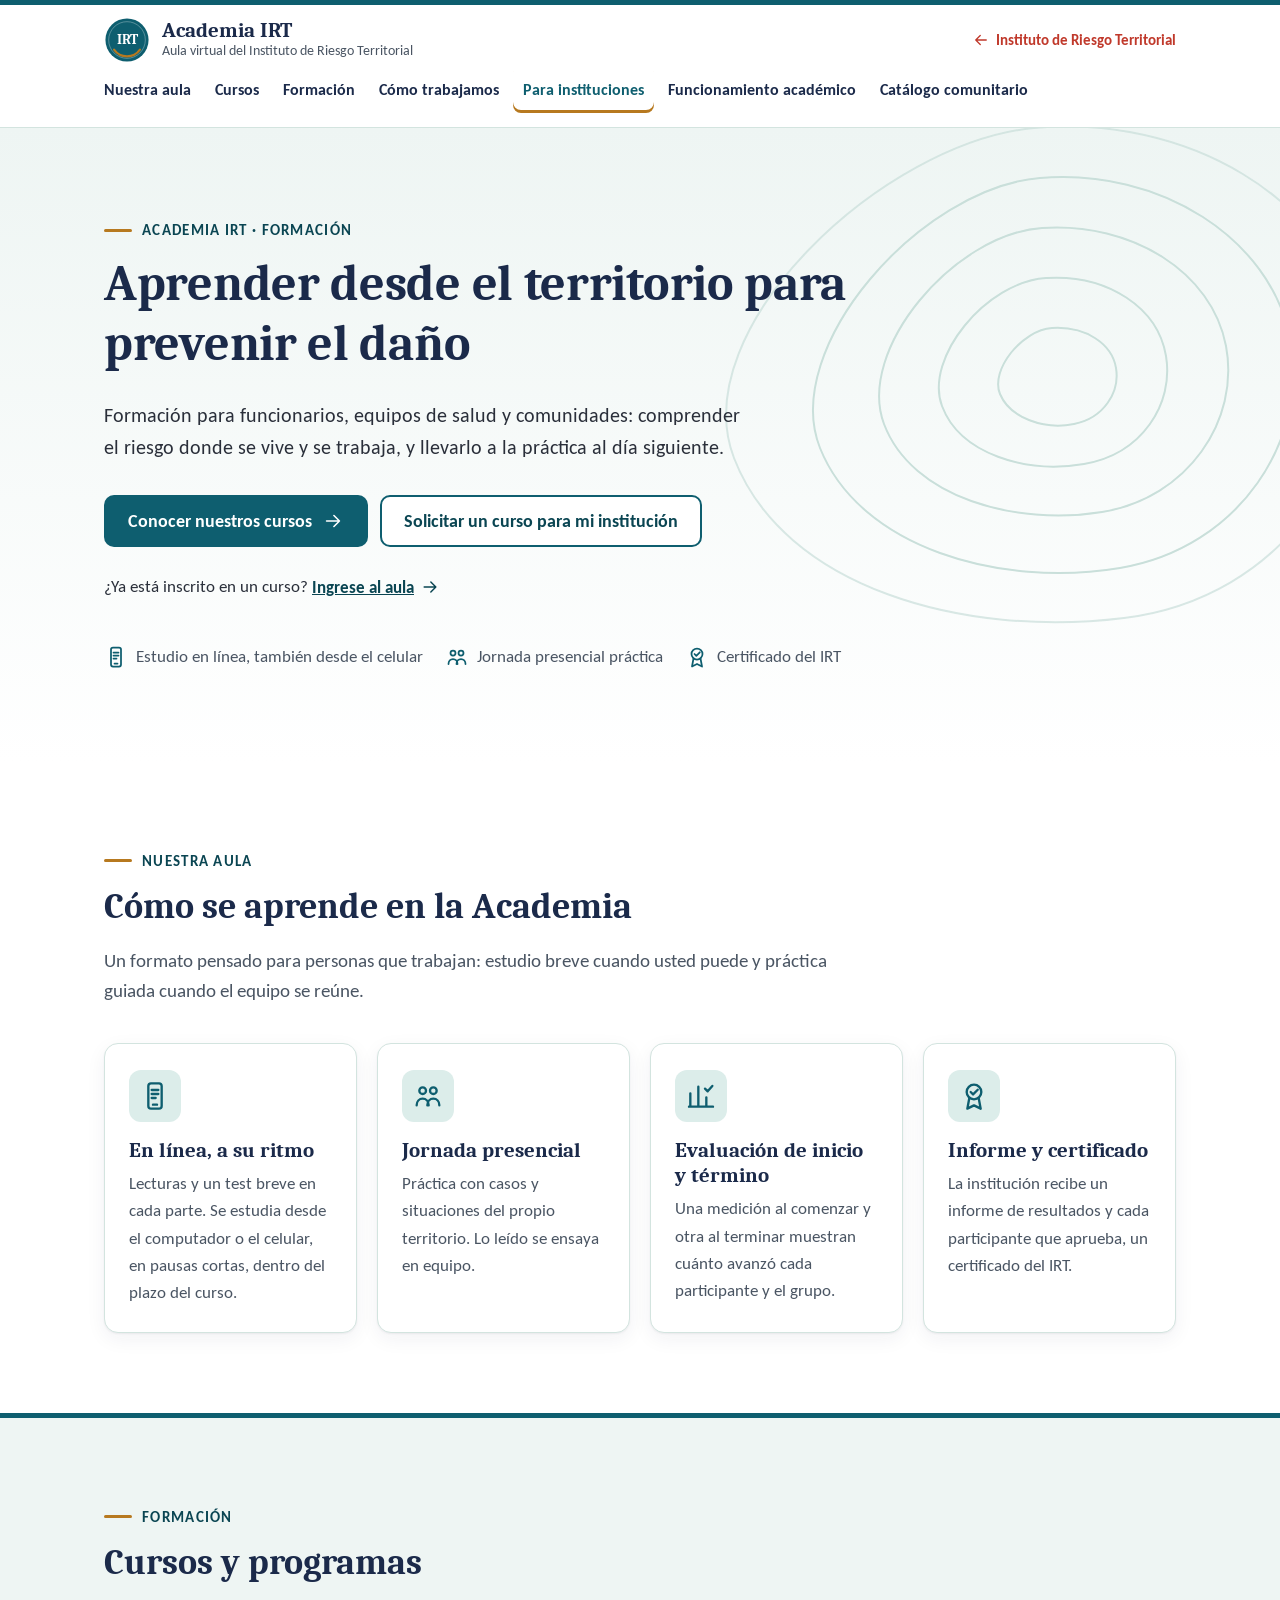
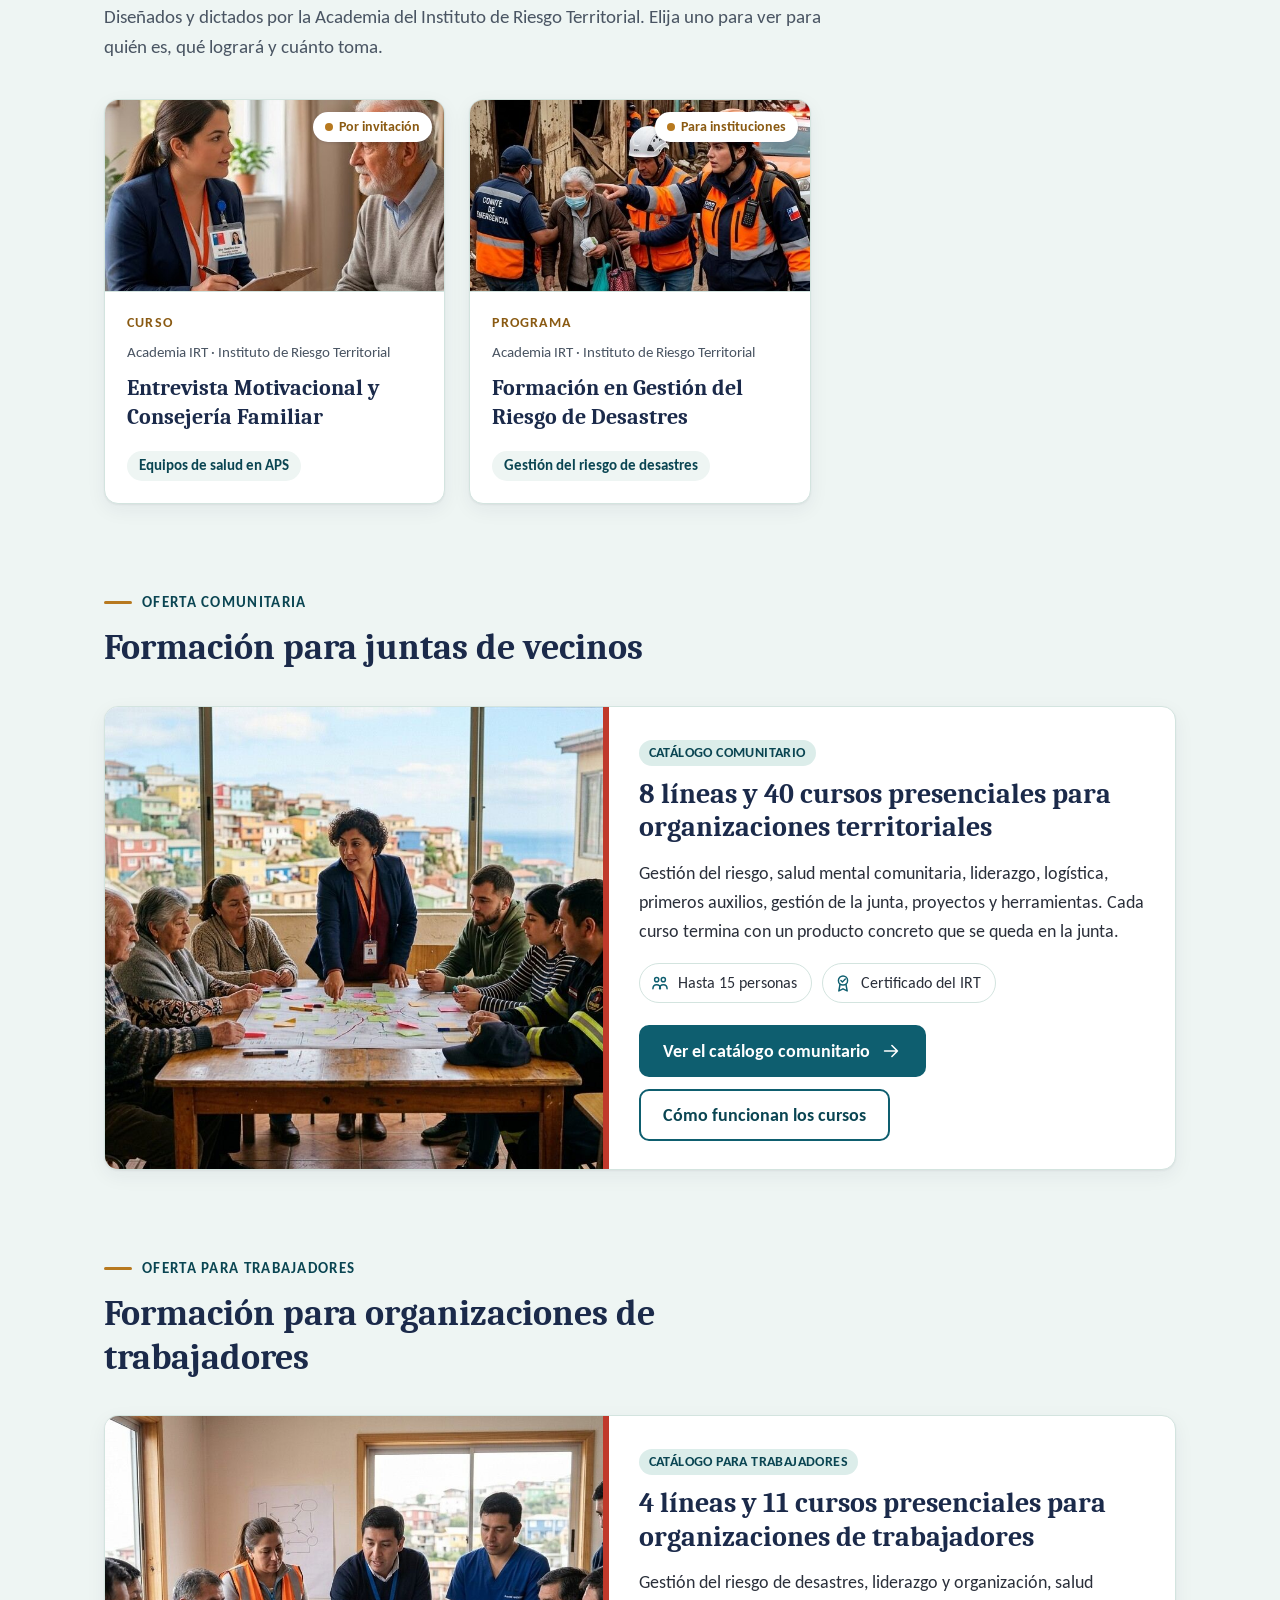
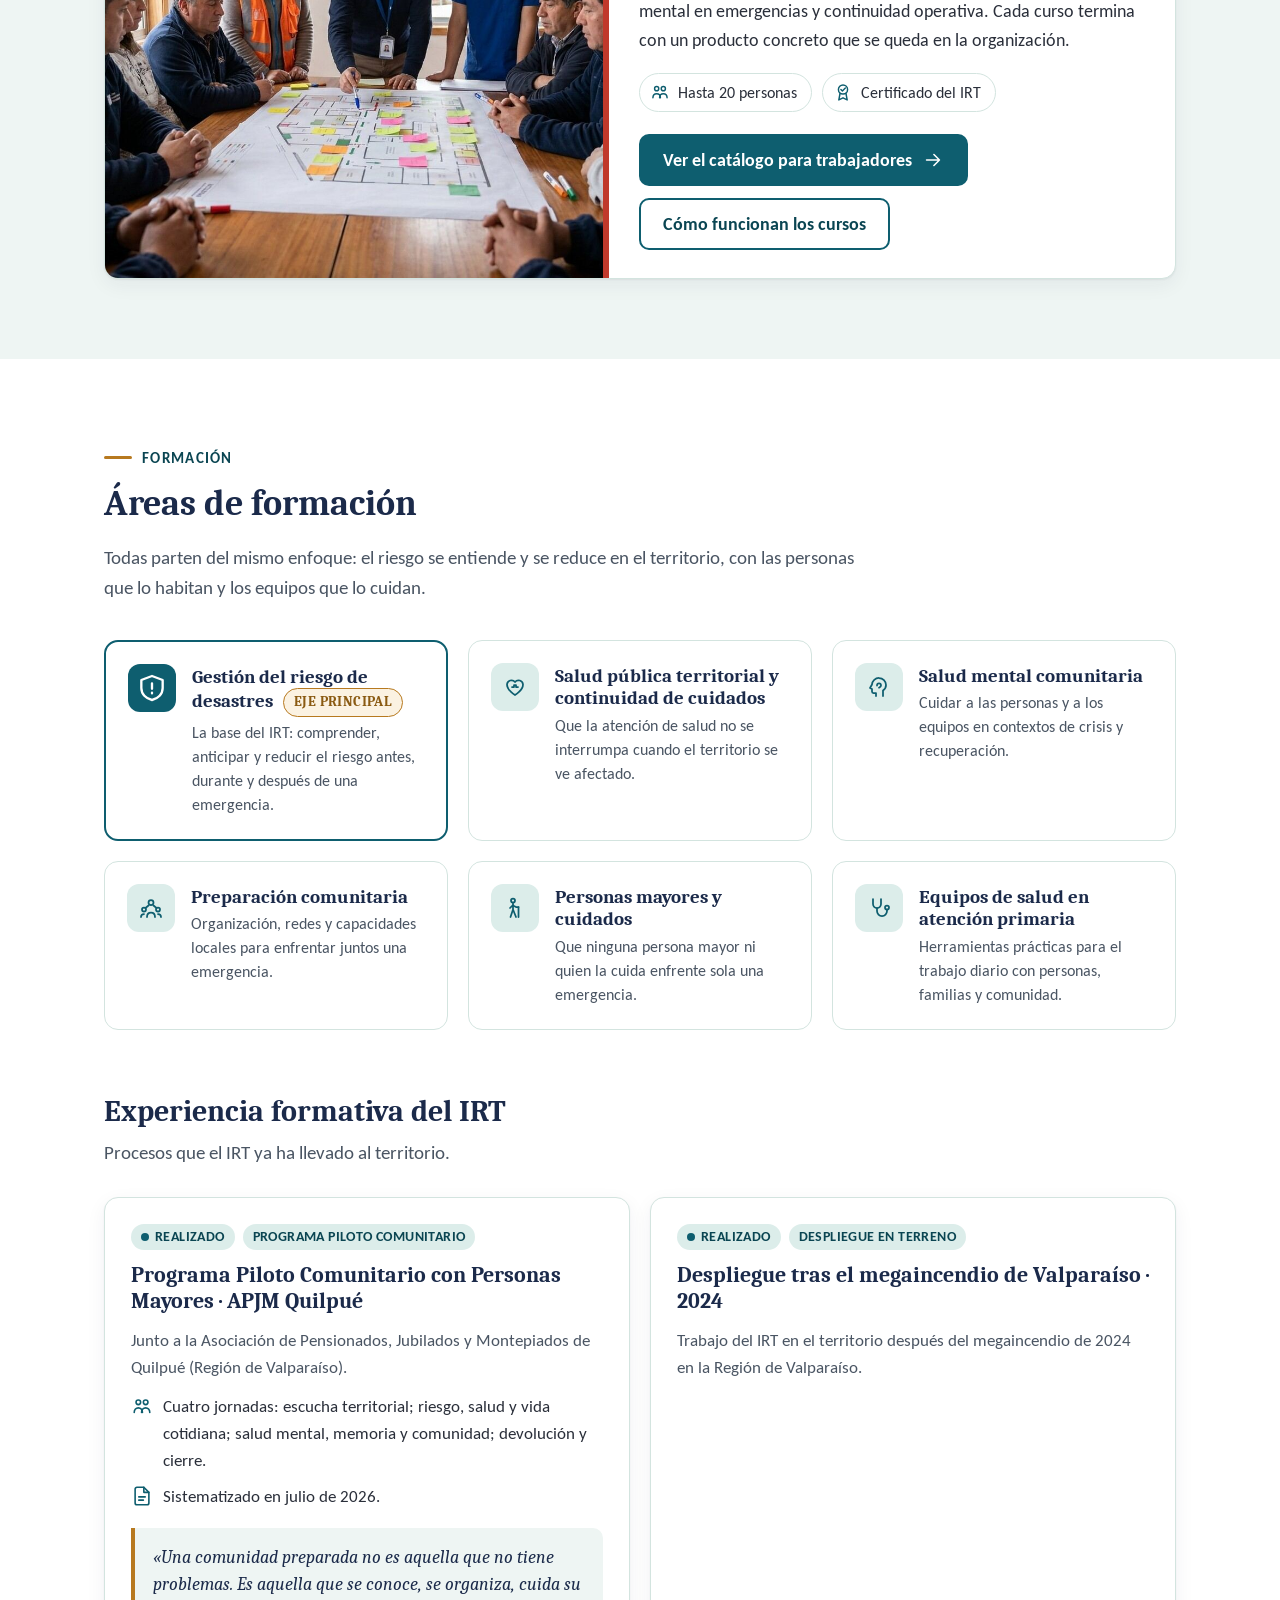
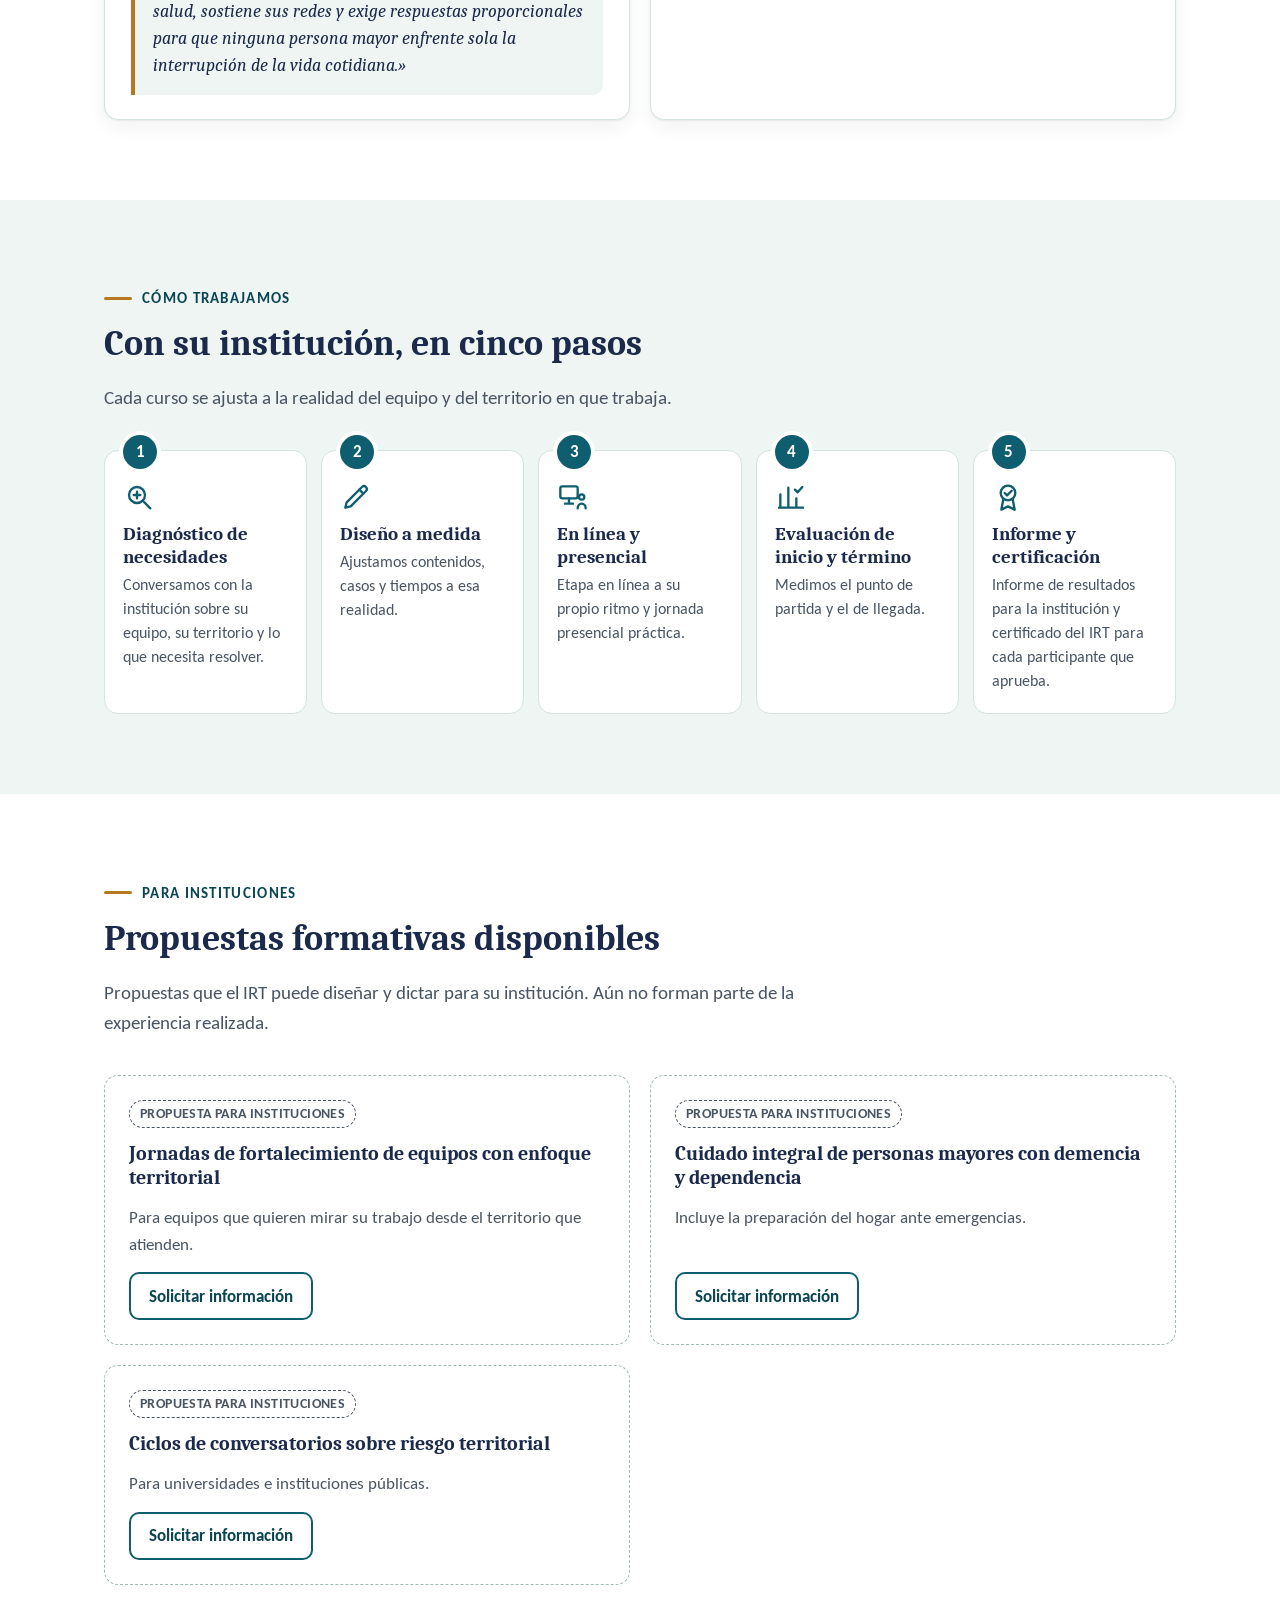
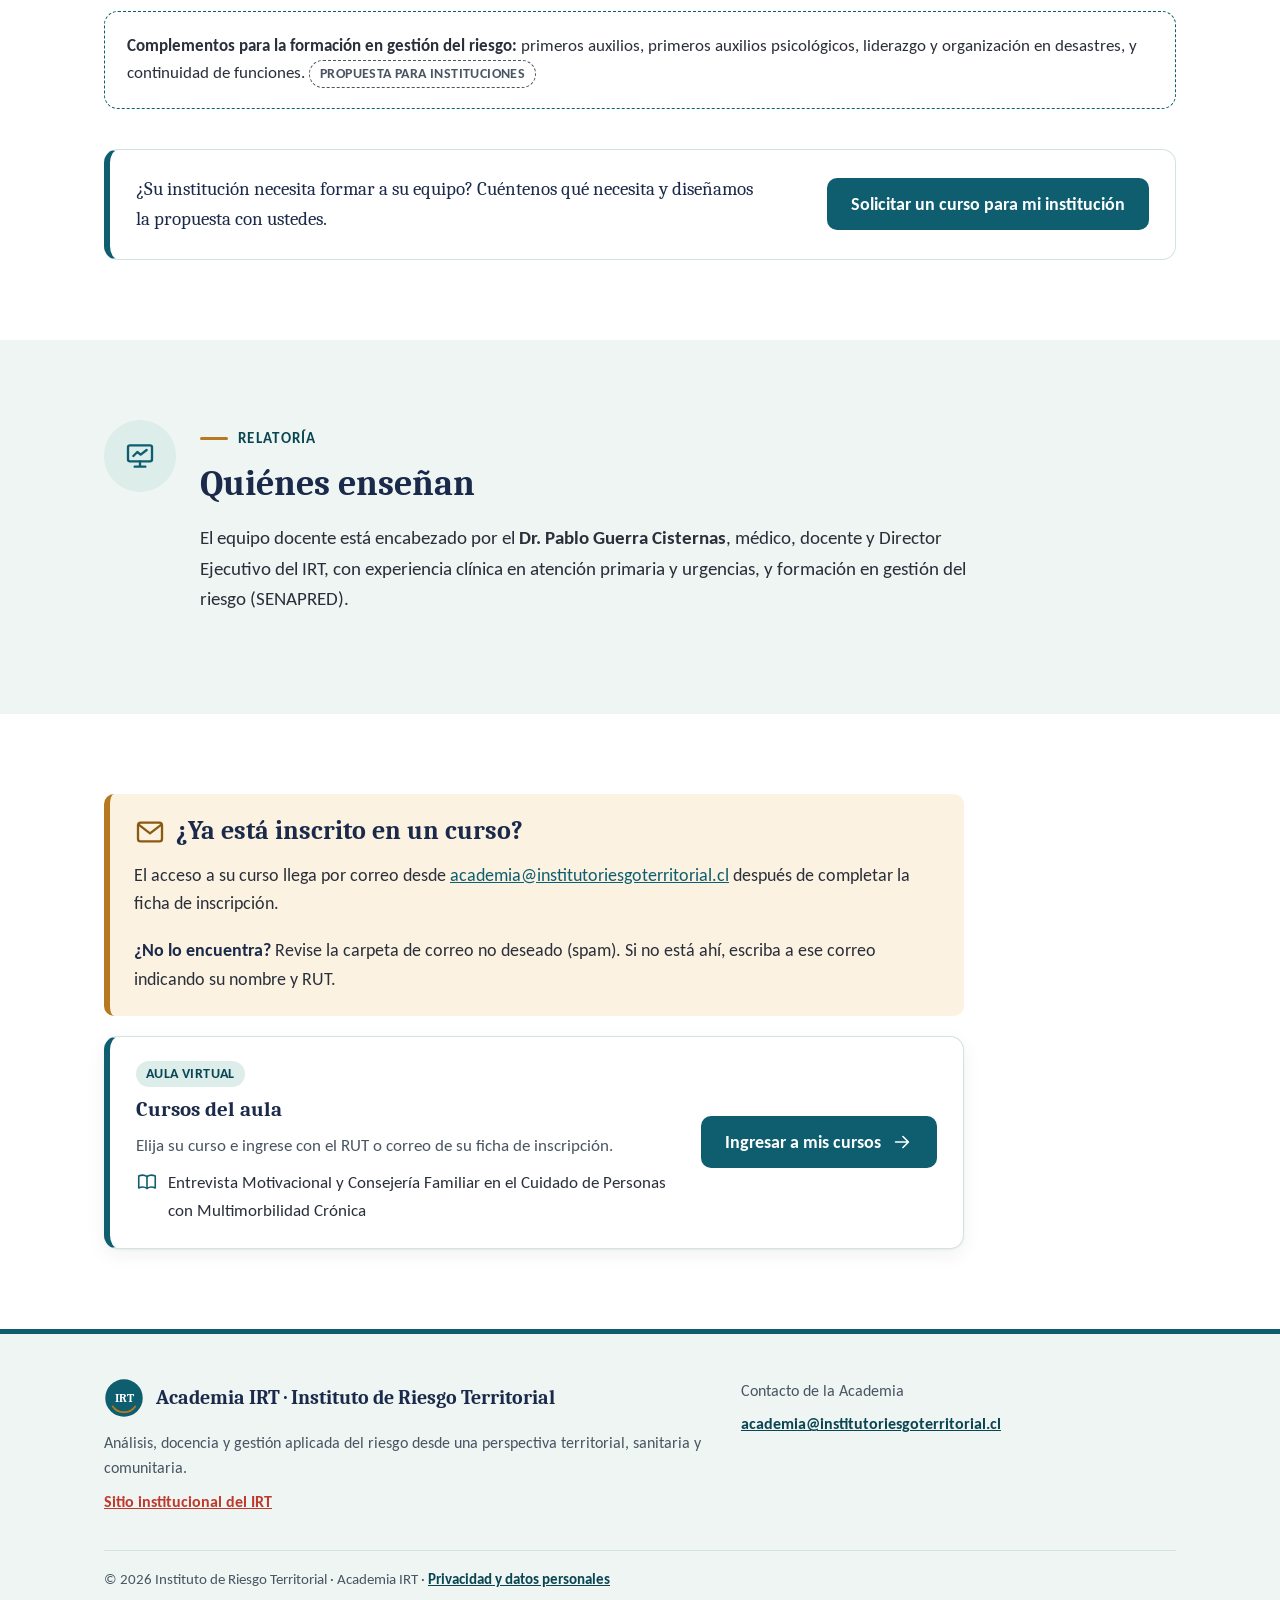
<file: index.html>
<!doctype html>
<html lang="es">
<head>
<meta charset="utf-8">
<meta name="viewport" content="width=device-width, initial-scale=1">
<title>Academia IRT · Aula virtual del Instituto de Riesgo Territorial</title>
<meta name="description" content="Academia IRT: formación para funcionarios, equipos de salud y comunidades en gestión del riesgo de desastres, salud pública territorial y preparación comunitaria. Etapa en línea a su ritmo y jornada presencial práctica.">
<link rel="canonical" href="https://cursos.institutoriesgoterritorial.cl/">
<meta property="og:type" content="website">
<meta property="og:locale" content="es_CL">
<meta property="og:site_name" content="Academia IRT">
<meta property="og:title" content="Academia IRT · Aprender desde el territorio para prevenir el daño">
<meta property="og:description" content="Aula virtual del Instituto de Riesgo Territorial. Formación en gestión del riesgo de desastres para instituciones públicas, equipos de salud y comunidades.">
<meta property="og:url" content="https://cursos.institutoriesgoterritorial.cl/">
<meta property="og:image" content="https://cursos.institutoriesgoterritorial.cl/assets/og-academia.png">
<meta property="og:image:width" content="1200">
<meta property="og:image:height" content="630">
<meta property="og:image:alt" content="Sello de la Academia IRT y el texto: Aprender desde el territorio para prevenir el daño">
<meta name="twitter:card" content="summary_large_image">
<meta name="theme-color" content="#0E5E6F">
<link rel="icon" href="/assets/sello.svg?v=20261014" type="image/svg+xml">
<link rel="preconnect" href="https://fonts.googleapis.com">
<link rel="preconnect" href="https://fonts.gstatic.com" crossorigin>
<link href="https://fonts.googleapis.com/css2?family=Caladea:wght@400;700&family=Carlito:ital,wght@0,400;0,700;1,400&display=swap" rel="stylesheet">
<link rel="stylesheet" href="/assets/academia.css?v=20261113">
<link rel="stylesheet" href="/assets/comunitario.css?v=20261108b">
</head>
<body>
<a class="saltar" href="#contenido">Saltar al contenido</a>

<header class="cabecera">
  <div class="wrap">
    <a class="marca" href="#inicio">
      <svg class="sello" viewBox="0 0 64 64" aria-hidden="true"><circle cx="32" cy="32" r="30" fill="#0E5E6F"/><circle cx="32" cy="32" r="25.5" fill="none" stroke="#fff" stroke-opacity=".35" stroke-width="1.2"/><path d="M14 45.5a22 22 0 0 0 36 0" fill="none" stroke="#B7791F" stroke-width="3" stroke-linecap="round"/><text x="32" y="38" text-anchor="middle" font-family="Caladea, Cambria, Georgia, serif" font-weight="700" font-size="19" fill="#fff">IRT</text></svg>
      <span><b>Academia IRT</b><small>Aula virtual del Instituto de Riesgo Territorial</small></span>
    </a>
    <div class="cabecera__extra">
      <a class="volver-irt" href="https://institutoriesgoterritorial.cl" data-sitio="/"><svg class="ico" aria-hidden="true"><use href="/assets/iconos.svg?v=20261025#i-volver"/></svg>Instituto de Riesgo Territorial<span class="visual-oculto"> (sitio institucional)</span></a>
    </div>
    <nav class="menu" aria-label="Secciones de la Academia">
      <a href="#aula">Nuestra aula</a>
      <a href="#cursos">Cursos</a>
      <a href="#formacion">Formación</a>
      <a href="#como-trabajamos">Cómo trabajamos</a>
      <a href="#instituciones">Para instituciones</a>
      <a href="/funcionamiento/">Funcionamiento académico</a>
      <a href="/catalogo-comunitario/">Catálogo comunitario</a>
    </nav>
  </div>
</header>

<main id="contenido">

<!-- 1 · Apertura -->
<section class="apertura" id="inicio" aria-labelledby="titulo-inicio">
  <svg class="apertura__trazo" viewBox="0 0 720 560" fill="none" stroke="currentColor" stroke-width="2" aria-hidden="true">
    <path d="M360 90c120-10 230 60 250 160s-50 210-170 230-260-20-300-120 100-260 220-270z"/>
    <path d="M362 140c90-6 170 44 184 118s-38 152-124 166-190-14-218-88 70-190 158-196z"/>
    <path d="M366 190c62-4 112 30 120 78s-24 98-82 108-124-10-142-58 44-124 104-128z"/>
    <path d="M372 240c34-2 60 16 64 40s-12 50-42 56-64-6-74-30 22-64 52-66z"/>
    <path d="M354 40c150-14 300 70 320 200s-70 270-230 290-340-30-390-160 150-316 300-330z" stroke-opacity=".7"/>
  </svg>
  <div class="wrap">
    <span class="antetitulo">Academia IRT · Formación</span>
    <h1 id="titulo-inicio">Aprender desde el territorio para prevenir el daño</h1>
    <p class="bajada">Formación para funcionarios, equipos de salud y comunidades: comprender el riesgo donde se vive y se trabaja, y llevarlo a la práctica al día siguiente.</p>
    <div class="btns">
      <a class="btn btn--primario" href="#cursos">Conocer nuestros cursos<svg class="ico" aria-hidden="true"><use href="/assets/iconos.svg?v=20261025#i-flecha"/></svg></a>
      <a class="btn btn--secundario" href="mailto:academia@institutoriesgoterritorial.cl?subject=Solicitud%20de%20curso%20para%20mi%20instituci%C3%B3n" data-solicitud="">Solicitar un curso para mi institución</a>
    </div>
    <p class="apertura__aula">¿Ya está inscrito en un curso? <a href="/cursos/">Ingrese al aula<svg class="ico" aria-hidden="true"><use href="/assets/iconos.svg?v=20261025#i-flecha"/></svg></a></p>
    <ul class="apertura__datos">
      <li><svg class="ico" aria-hidden="true"><use href="/assets/iconos.svg?v=20261025#i-movil"/></svg>Estudio en línea, también desde el celular</li>
      <li><svg class="ico" aria-hidden="true"><use href="/assets/iconos.svg?v=20261025#i-presencial"/></svg>Jornada presencial práctica</li>
      <li><svg class="ico" aria-hidden="true"><use href="/assets/iconos.svg?v=20261025#i-certificado"/></svg>Certificado del IRT</li>
    </ul>
  </div>
</section>

<!-- 2 · Nuestra aula -->
<section class="seccion" id="aula" aria-labelledby="titulo-aula">
  <div class="wrap">
    <div class="encabezado">
      <span class="antetitulo">Nuestra aula</span>
      <h2 id="titulo-aula">Cómo se aprende en la Academia</h2>
      <p class="bajada">Un formato pensado para personas que trabajan: estudio breve cuando usted puede y práctica guiada cuando el equipo se reúne.</p>
    </div>
    <div class="grilla grilla--4">
      <article class="tarjeta">
        <div class="tarjeta__ico"><svg class="ico ico--g" aria-hidden="true"><use href="/assets/iconos.svg?v=20261025#i-movil"/></svg></div>
        <h3>En línea, a su ritmo</h3>
        <p>Lecturas y un test breve en cada parte. Se estudia desde el computador o el celular, en pausas cortas, dentro del plazo del curso.</p>
      </article>
      <article class="tarjeta">
        <div class="tarjeta__ico"><svg class="ico ico--g" aria-hidden="true"><use href="/assets/iconos.svg?v=20261025#i-presencial"/></svg></div>
        <h3>Jornada presencial</h3>
        <p>Práctica con casos y situaciones del propio territorio. Lo leído se ensaya en equipo.</p>
      </article>
      <article class="tarjeta">
        <div class="tarjeta__ico"><svg class="ico ico--g" aria-hidden="true"><use href="/assets/iconos.svg?v=20261025#i-evaluacion"/></svg></div>
        <h3>Evaluación de inicio y término</h3>
        <p>Una medición al comenzar y otra al terminar muestran cuánto avanzó cada participante y el grupo.</p>
      </article>
      <article class="tarjeta">
        <div class="tarjeta__ico"><svg class="ico ico--g" aria-hidden="true"><use href="/assets/iconos.svg?v=20261025#i-certificado"/></svg></div>
        <h3>Informe y certificado</h3>
        <p>La institución recibe un informe de resultados y cada participante que aprueba, un certificado del IRT.</p>
      </article>
    </div>
  </div>
</section>

<!-- 3 · Catálogo de cursos. La grilla la genera herramientas/construir-cursos.js desde
     assets/cursos.json: no edite entre las marcas CATALOGO (README, sección 3). -->
<section class="seccion seccion--salvia seccion--banda" id="cursos" aria-labelledby="titulo-cursos">
  <div class="wrap">
    <div class="encabezado">
      <span class="antetitulo">Formación</span>
      <h2 id="titulo-cursos">Cursos y programas</h2>
      <p class="bajada">Diseñados y dictados por la Academia del Instituto de Riesgo Territorial. Elija uno para ver para quién es, qué logrará y cuánto toma.</p>
    </div>
<!--CATALOGO:INICIO-->
    <!-- Filtro por área: aparece solo con 5 cursos o más (herramientas/construir-cursos.js, MIN_FILTRO). -->
    <ul class="catalogo" data-catalogo>
      <li class="curso-ficha" data-area="Equipos de salud en APS">
        <a class="curso-ficha__enlace" href="/cursos/entrevista-motivacional/">
          <span class="curso-ficha__imagen">
            <img src="/assets/img/cursos/entrevista-motivacional.jpg" alt="Profesional de salud conversa con un hombre mayor en su hogar, con una tablilla de notas en la mano." width="1600" height="900" loading="lazy" decoding="async">
            <span class="curso-ficha__estado">Por invitación</span>
          </span>
          <span class="curso-ficha__cuerpo">
            <span class="curso-ficha__tipo">Curso</span>
            <span class="curso-ficha__quien">Academia IRT · Instituto de Riesgo Territorial</span>
            <span class="curso-ficha__titulo">Entrevista Motivacional y Consejería Familiar</span>
            <span class="pildora-area">Equipos de salud en APS</span>
          </span>
        </a>
      </li>
      <li class="curso-ficha" data-area="Gestión del riesgo de desastres">
        <a class="curso-ficha__enlace" href="/cursos/gestion-riesgo-desastres/">
          <span class="curso-ficha__imagen">
            <img src="/assets/img/cursos/gestion-riesgo-desastres.jpg" alt="Equipo de emergencia con cascos y chalecos naranjos acompaña a una mujer mayor entre viviendas dañadas." width="1600" height="900" loading="lazy" decoding="async">
            <span class="curso-ficha__estado">Para instituciones</span>
          </span>
          <span class="curso-ficha__cuerpo">
            <span class="curso-ficha__tipo">Programa</span>
            <span class="curso-ficha__quien">Academia IRT · Instituto de Riesgo Territorial</span>
            <span class="curso-ficha__titulo">Formación en Gestión del Riesgo de Desastres</span>
            <span class="pildora-area">Gestión del riesgo de desastres</span>
          </span>
        </a>
      </li>
    </ul>
    <!--CATALOGO:FIN-->
  </div>
</section>

<!-- 3b · Oferta comunitaria: enlaza al Catálogo comunitario (fuera de las marcas CATALOGO) -->
<section class="seccion seccion--salvia" id="oferta-comunitaria" style="padding-top:0" aria-labelledby="titulo-oferta-com">
  <div class="wrap">
    <div class="encabezado">
      <span class="antetitulo">Oferta comunitaria</span>
      <h2 id="titulo-oferta-com">Formación para juntas de vecinos</h2>
    </div>
    <article class="oferta-com">
      <img src="/assets/img/comunitario/taller-comunitario.jpg" alt="Vecinas, vecinos, un bombero y una facilitadora trabajan alrededor de una mesa con un mapa del barrio lleno de notas adhesivas." width="1376" height="768" loading="lazy" decoding="async">
      <div class="oferta-com__texto">
        <span class="etiqueta etiqueta--suave">Catálogo comunitario</span>
        <h3 style="margin-top:12px">8 líneas y 40 cursos presenciales para organizaciones territoriales</h3>
        <p>Gestión del riesgo, salud mental comunitaria, liderazgo, logística, primeros auxilios, gestión de la junta, proyectos y herramientas. Cada curso termina con un producto concreto que se queda en la junta.</p>
        <div class="datos">
          <span class="dato"><svg class="ico" aria-hidden="true"><use href="/assets/iconos.svg?v=20261025#i-presencial"/></svg>Hasta 15 personas</span>
          <span class="dato"><svg class="ico" aria-hidden="true"><use href="/assets/iconos.svg?v=20261025#i-certificado"/></svg>Certificado del IRT</span>
        </div>
        <div class="btns">
          <a class="btn btn--primario" href="/catalogo-comunitario/">Ver el catálogo comunitario<svg class="ico" aria-hidden="true"><use href="/assets/iconos.svg?v=20261025#i-flecha"/></svg></a>
          <a class="btn btn--secundario" href="/funcionamiento/">Cómo funcionan los cursos</a>
        </div>
      </div>
    </article>
  </div>
</section>

<!-- 3c · Oferta para trabajadores: enlaza al Catálogo para trabajadores (mismo diseño que 3b) -->
<section class="seccion seccion--salvia" id="oferta-trabajadores" style="padding-top:0" aria-labelledby="titulo-oferta-trab">
  <div class="wrap">
    <div class="encabezado">
      <span class="antetitulo">Oferta para trabajadores</span>
      <h2 id="titulo-oferta-trab">Formación para organizaciones de trabajadores</h2>
    </div>
    <article class="oferta-com">
      <img src="/assets/img/trabajadores/trabajo-gestion-riesgo.jpg" alt="Taller de capacitación con trabajadores de distintos rubros revisando el plano de un lugar de trabajo" width="1264" height="848" loading="lazy" decoding="async">
      <div class="oferta-com__texto">
        <span class="etiqueta etiqueta--suave">Catálogo para trabajadores</span>
        <h3 style="margin-top:12px">4 líneas y 11 cursos presenciales para organizaciones de trabajadores</h3>
        <p>Gestión del riesgo de desastres, liderazgo y organización, salud mental en emergencias y continuidad operativa. Cada curso termina con un producto concreto que se queda en la organización.</p>
        <div class="datos">
          <span class="dato"><svg class="ico" aria-hidden="true"><use href="/assets/iconos.svg?v=20261025#i-presencial"/></svg>Hasta 20 personas</span>
          <span class="dato"><svg class="ico" aria-hidden="true"><use href="/assets/iconos.svg?v=20261025#i-certificado"/></svg>Certificado del IRT</span>
        </div>
        <div class="btns">
          <a class="btn btn--primario" href="/catalogo-trabajadores/">Ver el catálogo para trabajadores<svg class="ico" aria-hidden="true"><use href="/assets/iconos.svg?v=20261025#i-flecha"/></svg></a>
          <a class="btn btn--secundario" href="/catalogo-trabajadores/como-funcionan/">Cómo funcionan los cursos</a>
        </div>
      </div>
    </article>
  </div>
</section>

<!-- 4 · Formación: áreas y experiencia -->
<section class="seccion" id="formacion" aria-labelledby="titulo-formacion">
  <div class="wrap">
    <div class="encabezado">
      <span class="antetitulo">Formación</span>
      <h2 id="titulo-formacion">Áreas de formación</h2>
      <p class="bajada">Todas parten del mismo enfoque: el riesgo se entiende y se reduce en el territorio, con las personas que lo habitan y los equipos que lo cuidan.</p>
    </div>
    <div class="grilla grilla--3">
      <div class="area area--eje">
        <div class="tarjeta__ico"><svg class="ico ico--g" aria-hidden="true"><use href="/assets/iconos.svg?v=20261025#i-riesgo"/></svg></div>
        <div><h3>Gestión del riesgo de desastres <span class="etiqueta etiqueta--ocre" style="margin-left:6px;vertical-align:middle">Eje principal</span></h3><p>La base del IRT: comprender, anticipar y reducir el riesgo antes, durante y después de una emergencia.</p></div>
      </div>
      <div class="area">
        <div class="tarjeta__ico"><svg class="ico" aria-hidden="true"><use href="/assets/iconos.svg?v=20261025#i-salud"/></svg></div>
        <div><h3>Salud pública territorial y continuidad de cuidados</h3><p>Que la atención de salud no se interrumpa cuando el territorio se ve afectado.</p></div>
      </div>
      <div class="area">
        <div class="tarjeta__ico"><svg class="ico" aria-hidden="true"><use href="/assets/iconos.svg?v=20261025#i-mente"/></svg></div>
        <div><h3>Salud mental comunitaria</h3><p>Cuidar a las personas y a los equipos en contextos de crisis y recuperación.</p></div>
      </div>
      <div class="area">
        <div class="tarjeta__ico"><svg class="ico" aria-hidden="true"><use href="/assets/iconos.svg?v=20261025#i-comunidad"/></svg></div>
        <div><h3>Preparación comunitaria</h3><p>Organización, redes y capacidades locales para enfrentar juntos una emergencia.</p></div>
      </div>
      <div class="area">
        <div class="tarjeta__ico"><svg class="ico" aria-hidden="true"><use href="/assets/iconos.svg?v=20261025#i-mayores"/></svg></div>
        <div><h3>Personas mayores y cuidados</h3><p>Que ninguna persona mayor ni quien la cuida enfrente sola una emergencia.</p></div>
      </div>
      <div class="area">
        <div class="tarjeta__ico"><svg class="ico" aria-hidden="true"><use href="/assets/iconos.svg?v=20261025#i-aps"/></svg></div>
        <div><h3>Equipos de salud en atención primaria</h3><p>Herramientas prácticas para el trabajo diario con personas, familias y comunidad.</p></div>
      </div>
    </div>

    <!-- Experiencia formativa: solo lo realizado o en ejecución -->
    <h2 class="subtitulo" id="experiencia">Experiencia formativa del IRT</h2>
    <p class="bajada" style="margin-bottom:28px">Procesos que el IRT ya ha llevado al territorio.</p>
    <div class="grilla grilla--2">

      <article class="ficha">
        <div class="ficha__meta"><span class="etiqueta etiqueta--realizado">Realizado</span><span class="etiqueta etiqueta--suave">Programa piloto comunitario</span></div>
        <h3>Programa Piloto Comunitario con Personas Mayores · APJM Quilpué</h3>
        <p>Junto a la Asociación de Pensionados, Jubilados y Montepiados de Quilpué (Región de Valparaíso).</p>
        <ul class="ficha__datos">
          <li><svg class="ico" aria-hidden="true"><use href="/assets/iconos.svg?v=20261025#i-presencial"/></svg><span>Cuatro jornadas: escucha territorial; riesgo, salud y vida cotidiana; salud mental, memoria y comunidad; devolución y cierre.</span></li>
          <li><svg class="ico" aria-hidden="true"><use href="/assets/iconos.svg?v=20261025#i-informe"/></svg><span>Sistematizado en julio de 2026.</span></li>
        </ul>
        <blockquote class="ficha__cita">«Una comunidad preparada no es aquella que no tiene problemas. Es aquella que se conoce, se organiza, cuida su salud, sostiene sus redes y exige respuestas proporcionales para que ninguna persona mayor enfrente sola la interrupción de la vida cotidiana.»</blockquote>
      </article>

      <article class="ficha">
        <div class="ficha__meta"><span class="etiqueta etiqueta--realizado">Realizado</span><span class="etiqueta etiqueta--suave">Despliegue en terreno</span></div>
        <h3>Despliegue tras el megaincendio de Valparaíso · 2024</h3>
        <p>Trabajo del IRT en el territorio después del megaincendio de 2024 en la Región de Valparaíso.</p>
      </article>

      <!-- PLANTILLA DE FICHA · Para sumar una experiencia nueva, copie desde <article> hasta </article>,
           péguela antes de este comentario y cambie los textos. Estado: use
           etiqueta--realizado («Realizado») o etiqueta--ejecucion («En ejecución»).
           No agregue enlaces a cursos ni datos de participantes.

      <article class="ficha">
        <div class="ficha__meta"><span class="etiqueta etiqueta--realizado">Realizado</span><span class="etiqueta etiqueta--suave">Tipo de actividad</span></div>
        <h3>Nombre de la experiencia</h3>
        <p>Con quién y dónde se realizó.</p>
        <ul class="ficha__datos">
          <li><svg class="ico" aria-hidden="true"><use href="/assets/iconos.svg?v=20261025#i-reloj"/></svg><span>Duración y modalidad.</span></li>
          <li><svg class="ico" aria-hidden="true"><use href="/assets/iconos.svg?v=20261025#i-territorio"/></svg><span>Institución o territorio.</span></li>
        </ul>
      </article>
      -->
    </div>
  </div>
</section>

<!-- 5 · Cómo trabajamos -->
<section class="seccion seccion--salvia" id="como-trabajamos" aria-labelledby="titulo-como">
  <div class="wrap">
    <div class="encabezado">
      <span class="antetitulo">Cómo trabajamos</span>
      <h2 id="titulo-como">Con su institución, en cinco pasos</h2>
      <p class="bajada">Cada curso se ajusta a la realidad del equipo y del territorio en que trabaja.</p>
    </div>
    <ol class="proceso">
      <li><svg class="ico ico--g" aria-hidden="true"><use href="/assets/iconos.svg?v=20261025#i-diagnostico"/></svg><h3>Diagnóstico de necesidades</h3><p>Conversamos con la institución sobre su equipo, su territorio y lo que necesita resolver.</p></li>
      <li><svg class="ico ico--g" aria-hidden="true"><use href="/assets/iconos.svg?v=20261025#i-diseno"/></svg><h3>Diseño a medida</h3><p>Ajustamos contenidos, casos y tiempos a esa realidad.</p></li>
      <li><svg class="ico ico--g" aria-hidden="true"><use href="/assets/iconos.svg?v=20261025#i-modalidad"/></svg><h3>En línea y presencial</h3><p>Etapa en línea a su propio ritmo y jornada presencial práctica.</p></li>
      <li><svg class="ico ico--g" aria-hidden="true"><use href="/assets/iconos.svg?v=20261025#i-evaluacion"/></svg><h3>Evaluación de inicio y término</h3><p>Medimos el punto de partida y el de llegada.</p></li>
      <li><svg class="ico ico--g" aria-hidden="true"><use href="/assets/iconos.svg?v=20261025#i-certificado"/></svg><h3>Informe y certificación</h3><p>Informe de resultados para la institución y certificado del IRT para cada participante que aprueba.</p></li>
    </ol>
  </div>
</section>

<!-- 6 · Para instituciones: propuestas formativas -->
<section class="seccion" id="instituciones" aria-labelledby="titulo-instituciones">
  <div class="wrap">
    <div class="encabezado">
      <span class="antetitulo">Para instituciones</span>
      <h2 id="titulo-instituciones">Propuestas formativas disponibles</h2>
      <p class="bajada">Propuestas que el IRT puede diseñar y dictar para su institución. Aún no forman parte de la experiencia realizada.</p>
    </div>
    <div class="grilla grilla--2">
      <article class="propuesta">
        <span class="etiqueta etiqueta--propuesta" style="align-self:flex-start">Propuesta para instituciones</span>
        <h3>Jornadas de fortalecimiento de equipos con enfoque territorial</h3>
        <p>Para equipos que quieren mirar su trabajo desde el territorio que atienden.</p>
        <a class="btn btn--secundario btn--chico" href="mailto:academia@institutoriesgoterritorial.cl?subject=Jornadas%20de%20fortalecimiento%20de%20equipos" data-solicitud="Jornadas de fortalecimiento de equipos">Solicitar información</a>
      </article>
      <article class="propuesta">
        <span class="etiqueta etiqueta--propuesta" style="align-self:flex-start">Propuesta para instituciones</span>
        <h3>Cuidado integral de personas mayores con demencia y dependencia</h3>
        <p>Incluye la preparación del hogar ante emergencias.</p>
        <a class="btn btn--secundario btn--chico" href="mailto:academia@institutoriesgoterritorial.cl?subject=Cuidado%20integral%20de%20personas%20mayores" data-solicitud="Cuidado integral de personas mayores con demencia y dependencia">Solicitar información</a>
      </article>
      <article class="propuesta">
        <span class="etiqueta etiqueta--propuesta" style="align-self:flex-start">Propuesta para instituciones</span>
        <h3>Ciclos de conversatorios sobre riesgo territorial</h3>
        <p>Para universidades e instituciones públicas.</p>
        <a class="btn btn--secundario btn--chico" href="mailto:academia@institutoriesgoterritorial.cl?subject=Ciclos%20de%20conversatorios" data-solicitud="Ciclo de conversatorios">Solicitar información</a>
      </article>
    </div>
    <div class="complementos">
      <p><b>Complementos para la formación en gestión del riesgo:</b> primeros auxilios, primeros auxilios psicológicos, liderazgo y organización en desastres, y continuidad de funciones. <span class="etiqueta etiqueta--propuesta">Propuesta para instituciones</span></p>
    </div>
    <div class="cta-instituciones">
      <p>¿Su institución necesita formar a su equipo? Cuéntenos qué necesita y diseñamos la propuesta con ustedes.</p>
      <a class="btn btn--primario" href="mailto:academia@institutoriesgoterritorial.cl?subject=Solicitud%20de%20curso%20para%20mi%20instituci%C3%B3n" data-solicitud="">Solicitar un curso para mi institución</a>
    </div>
  </div>
</section>

<!-- 7 · Relatoría -->
<section class="seccion seccion--salvia" id="relatoria" aria-labelledby="titulo-relatoria">
  <div class="wrap">
    <div class="relatoria">
      <div class="relatoria__ico"><svg class="ico ico--g" aria-hidden="true"><use href="/assets/iconos.svg?v=20261025#i-relatoria"/></svg></div>
      <div>
        <span class="antetitulo">Relatoría</span>
        <h2 id="titulo-relatoria">Quiénes enseñan</h2>
        <p>El equipo docente está encabezado por el <b>Dr. Pablo Guerra Cisternas</b>, médico, docente y Director Ejecutivo del IRT, con experiencia clínica en atención primaria y urgencias, y formación en gestión del riesgo (SENAPRED).</p>
      </div>
    </div>
  </div>
</section>

<!-- 8 · Participantes inscritos -->
<section class="seccion" id="inscritos" aria-labelledby="titulo-inscritos">
  <div class="wrap">
    <div class="recuadro" style="max-width:860px">
      <h2 id="titulo-inscritos" style="font-size:26px;display:flex;align-items:center;gap:10px"><svg class="ico ico--g" aria-hidden="true" style="color:var(--ocre-osc)"><use href="/assets/iconos.svg?v=20261025#i-correo"/></svg>¿Ya está inscrito en un curso?</h2>
      <p>El acceso a su curso llega por correo desde <a class="correo" href="mailto:academia@institutoriesgoterritorial.cl">academia@institutoriesgoterritorial.cl</a> después de completar la ficha de inscripción.</p>
      <p><b>¿No lo encuentra?</b> Revise la carpeta de correo no deseado (spam). Si no está ahí, escriba a ese correo indicando su nombre y RUT.</p>
    </div>
    <article class="curso-tarjeta" aria-labelledby="titulo-cursos-aula">
      <div class="curso-tarjeta__texto">
        <span class="etiqueta etiqueta--suave">Aula virtual</span>
        <h3 id="titulo-cursos-aula">Cursos del aula</h3>
        <p class="curso-tarjeta__desc">Elija su curso e ingrese con el RUT o correo de su ficha de inscripción.</p>
        <ul class="ficha__datos">
          <li><svg class="ico" aria-hidden="true"><use href="/assets/iconos.svg?v=20261025#i-modulo"/></svg><span>Entrevista Motivacional y Consejería Familiar en el Cuidado de Personas con Multimorbilidad Crónica</span></li>
        </ul>
      </div>
      <a class="btn btn--primario" href="/cursos/">Ingresar a mis cursos<svg class="ico" aria-hidden="true"><use href="/assets/iconos.svg?v=20261025#i-flecha"/></svg></a>
    </article>
  </div>
</section>

</main>

<!-- Ventana flotante: Solicitud de capacitación.
     Los botones con data-solicitud="Programa" la abren con ese programa ya elegido.
     El envío y las reglas de accesibilidad están en assets/academia.js. -->
<dialog class="ventana" id="solicitud" aria-labelledby="solicitud-titulo" aria-describedby="solicitud-bajada">
  <div class="ventana__cabeza">
    <div>
      <span class="antetitulo">Academia IRT</span>
      <h2 id="solicitud-titulo">Solicitud de capacitación</h2>
    </div>
    <button type="button" class="ventana__cerrar" data-cerrar aria-label="Cerrar ventana">×</button>
  </div>

  <form class="ventana__cuerpo" id="solicitud-form" novalidate>
    <p id="solicitud-bajada" class="ventana__bajada">Cuéntenos qué necesita su equipo. Los campos con <span class="req" aria-hidden="true">*</span> son obligatorios.</p>

    <div class="campos">
      <div class="campo campo--ancho">
        <label for="s-programa">Programa o curso de interés <span class="req" aria-hidden="true">*</span></label>
        <select id="s-programa" name="programa" required>
          <option value="">Seleccione una opción</option>
          <option>Formación en Gestión del Riesgo de Desastres</option>
          <option>Entrevista Motivacional y Consejería Familiar</option>
          <option>Jornadas de fortalecimiento de equipos</option>
          <option>Cuidado integral de personas mayores con demencia y dependencia</option>
          <option>Ciclo de conversatorios</option>
          <option>Otro</option>
        </select>
      </div>
      <div class="campo">
        <label for="s-nombre">Nombre <span class="req" aria-hidden="true">*</span></label>
        <input id="s-nombre" name="nombre" type="text" autocomplete="given-name" required>
      </div>
      <div class="campo">
        <label for="s-apellidos">Apellidos</label>
        <input id="s-apellidos" name="apellidos" type="text" autocomplete="family-name">
      </div>
      <div class="campo">
        <label for="s-correo">Correo <span class="req" aria-hidden="true">*</span></label>
        <input id="s-correo" name="correo" type="email" autocomplete="email" inputmode="email" required>
      </div>
      <div class="campo">
        <label for="s-telefono">Teléfono</label>
        <input id="s-telefono" name="telefono" type="tel" autocomplete="tel" inputmode="tel">
      </div>
      <div class="campo campo--ancho">
        <label for="s-institucion">Institución u organización <span class="req" aria-hidden="true">*</span></label>
        <input id="s-institucion" name="institucion" type="text" autocomplete="organization" required>
      </div>
      <div class="campo">
        <label for="s-cargo">Cargo <span class="req" aria-hidden="true">*</span></label>
        <input id="s-cargo" name="cargo" type="text" autocomplete="organization-title" required>
      </div>
      <div class="campo">
        <label for="s-region">Región y comuna <span class="req" aria-hidden="true">*</span></label>
        <input id="s-region" name="region" type="text" required>
      </div>
      <div class="campo">
        <label for="s-participantes">Número aproximado de participantes</label>
        <input id="s-participantes" name="participantes" type="number" min="1" step="1" inputmode="numeric">
      </div>
      <div class="campo">
        <label for="s-modalidad">Modalidad preferida</label>
        <select id="s-modalidad" name="modalidad">
          <option>Presencial</option>
          <option>Híbrida</option>
          <option>En línea</option>
          <option selected>Por definir</option>
        </select>
      </div>
      <div class="campo campo--ancho">
        <label for="s-mensaje">Mensaje</label>
        <textarea id="s-mensaje" name="mensaje" rows="4"></textarea>
      </div>
    </div>

    <!-- Campo trampa para robots: debe quedar vacío -->
    <div class="trampa" aria-hidden="true">
      <label for="s-web">No complete este campo</label>
      <input id="s-web" name="web" type="text" tabindex="-1" autocomplete="off">
    </div>

    <label class="acepta" for="s-acepta">
      <input id="s-acepta" name="acepta" type="checkbox" required>
      <span>Acepto que el IRT use estos datos solo para responder mi solicitud <span class="req" aria-hidden="true">*</span></span>
    </label>

    <p class="ventana__aviso" id="solicitud-aviso" role="alert" hidden></p>

    <div class="ventana__acciones">
      <button type="submit" class="btn btn--primario" id="solicitud-enviar">Enviar solicitud</button>
      <button type="button" class="btn btn--secundario" data-cerrar>Cancelar</button>
    </div>
  </form>

  <div class="ventana__cuerpo ventana__exito" id="solicitud-exito" hidden>
    <svg class="ico ico--g" aria-hidden="true"><use href="/assets/iconos.svg?v=20261025#i-correo"/></svg>
    <p tabindex="-1" id="solicitud-gracias">Gracias. Recibimos su solicitud de capacitación; el equipo de Academia IRT le responderá a la brevedad.</p>
    <button type="button" class="btn btn--primario" data-cerrar>Cerrar</button>
  </div>
</dialog>

<footer class="pie">
  <div class="wrap">
    <div>
      <div class="pie__marca">
        <svg class="sello" viewBox="0 0 64 64" aria-hidden="true" style="width:40px;height:40px"><circle cx="32" cy="32" r="30" fill="#0E5E6F"/><path d="M14 45.5a22 22 0 0 0 36 0" fill="none" stroke="#B7791F" stroke-width="3" stroke-linecap="round"/><text x="32" y="38" text-anchor="middle" font-family="Caladea, Cambria, Georgia, serif" font-weight="700" font-size="19" fill="#fff">IRT</text></svg>
        <b>Academia IRT · Instituto de Riesgo Territorial</b>
      </div>
      <p>Análisis, docencia y gestión aplicada del riesgo desde una perspectiva territorial, sanitaria y comunitaria.</p>
      <p><a class="pie__irt" href="https://institutoriesgoterritorial.cl" data-sitio="/">Sitio institucional del IRT</a></p>
    </div>
    <div>
      <p>Contacto de la Academia</p>
      <p><a class="correo" href="mailto:academia@institutoriesgoterritorial.cl">academia@institutoriesgoterritorial.cl</a></p>
    </div>
    <p class="pie__copy">© 2026 Instituto de Riesgo Territorial · Academia IRT · <a href="/privacidad/">Privacidad y datos personales</a></p>
  </div>
</footer>

<script src="/assets/academia.js?v=20261014"></script>
<script src="/assets/aula-cursos.js?v=20261018"></script>
<script src="/assets/inscripcion.js?v=20261017"></script>
<script src="/assets/catalogo.js?v=20261019"></script>
</body>
</html>
</file>
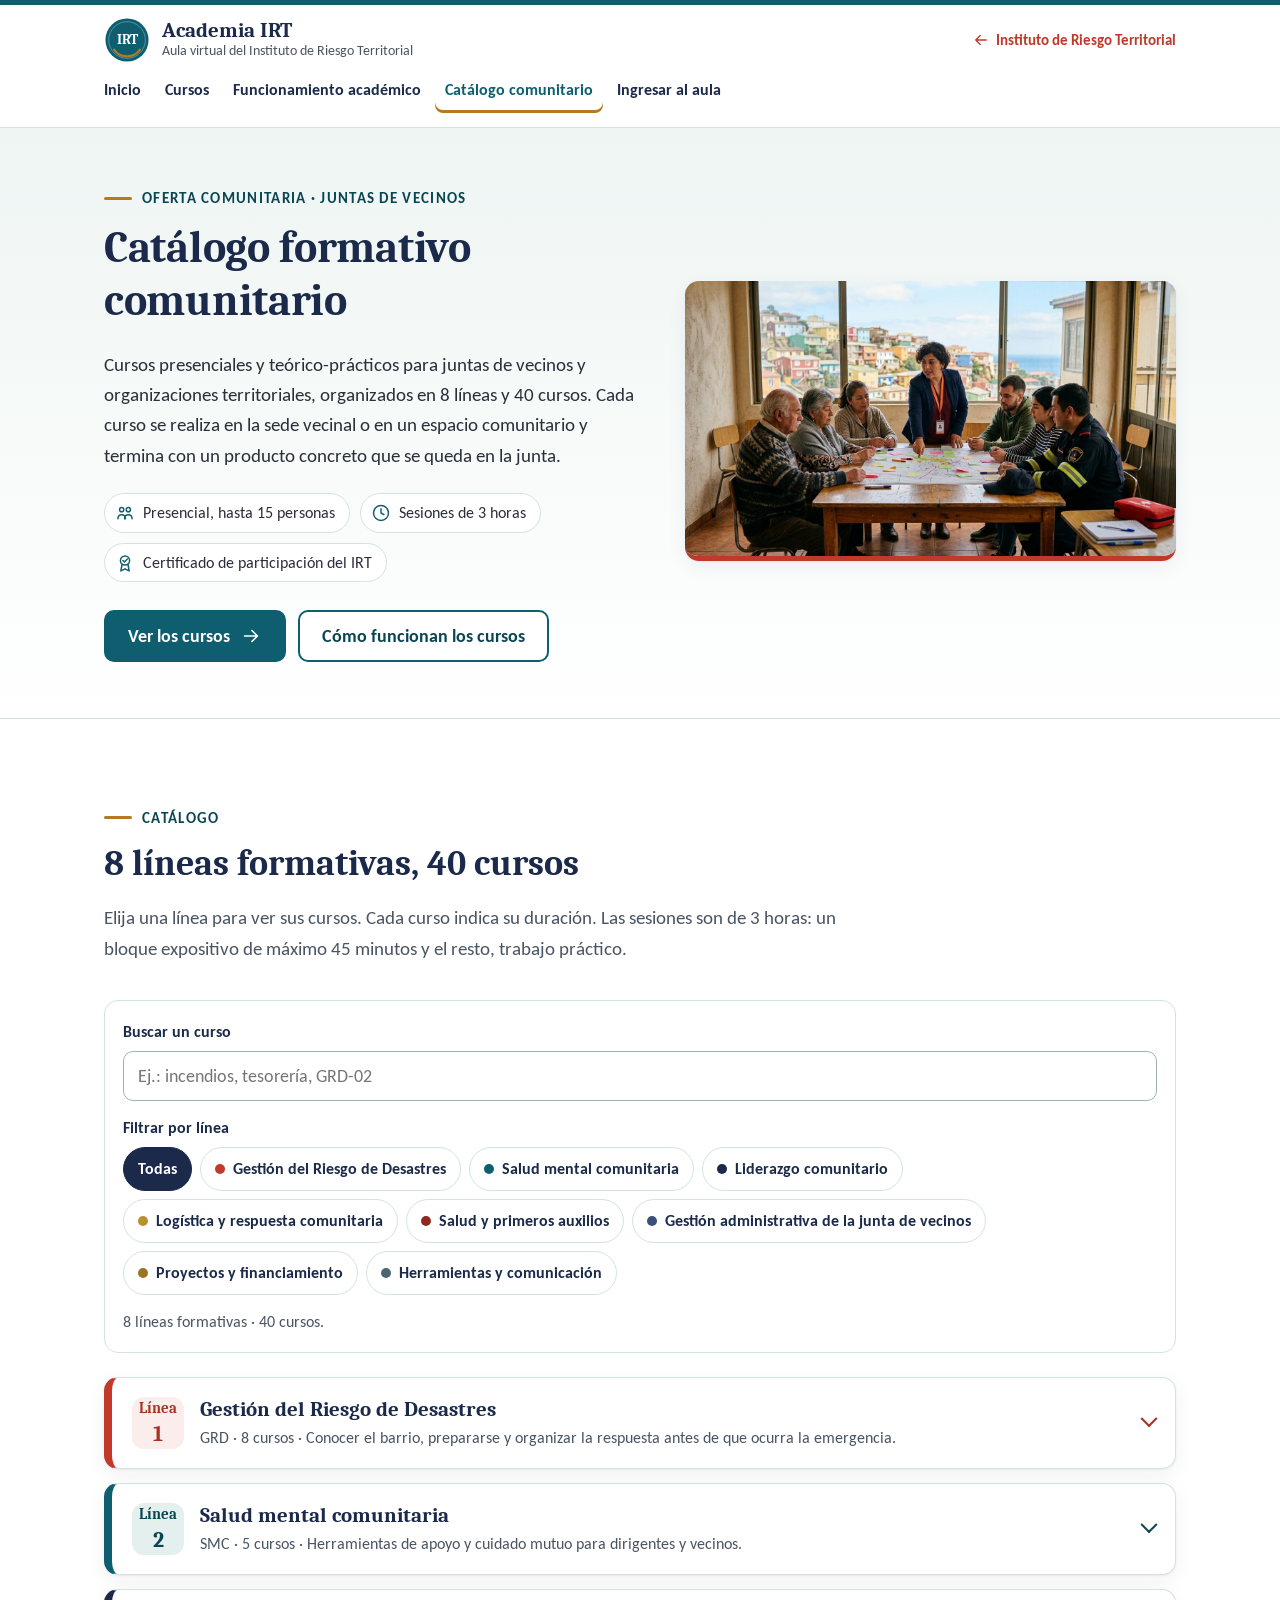
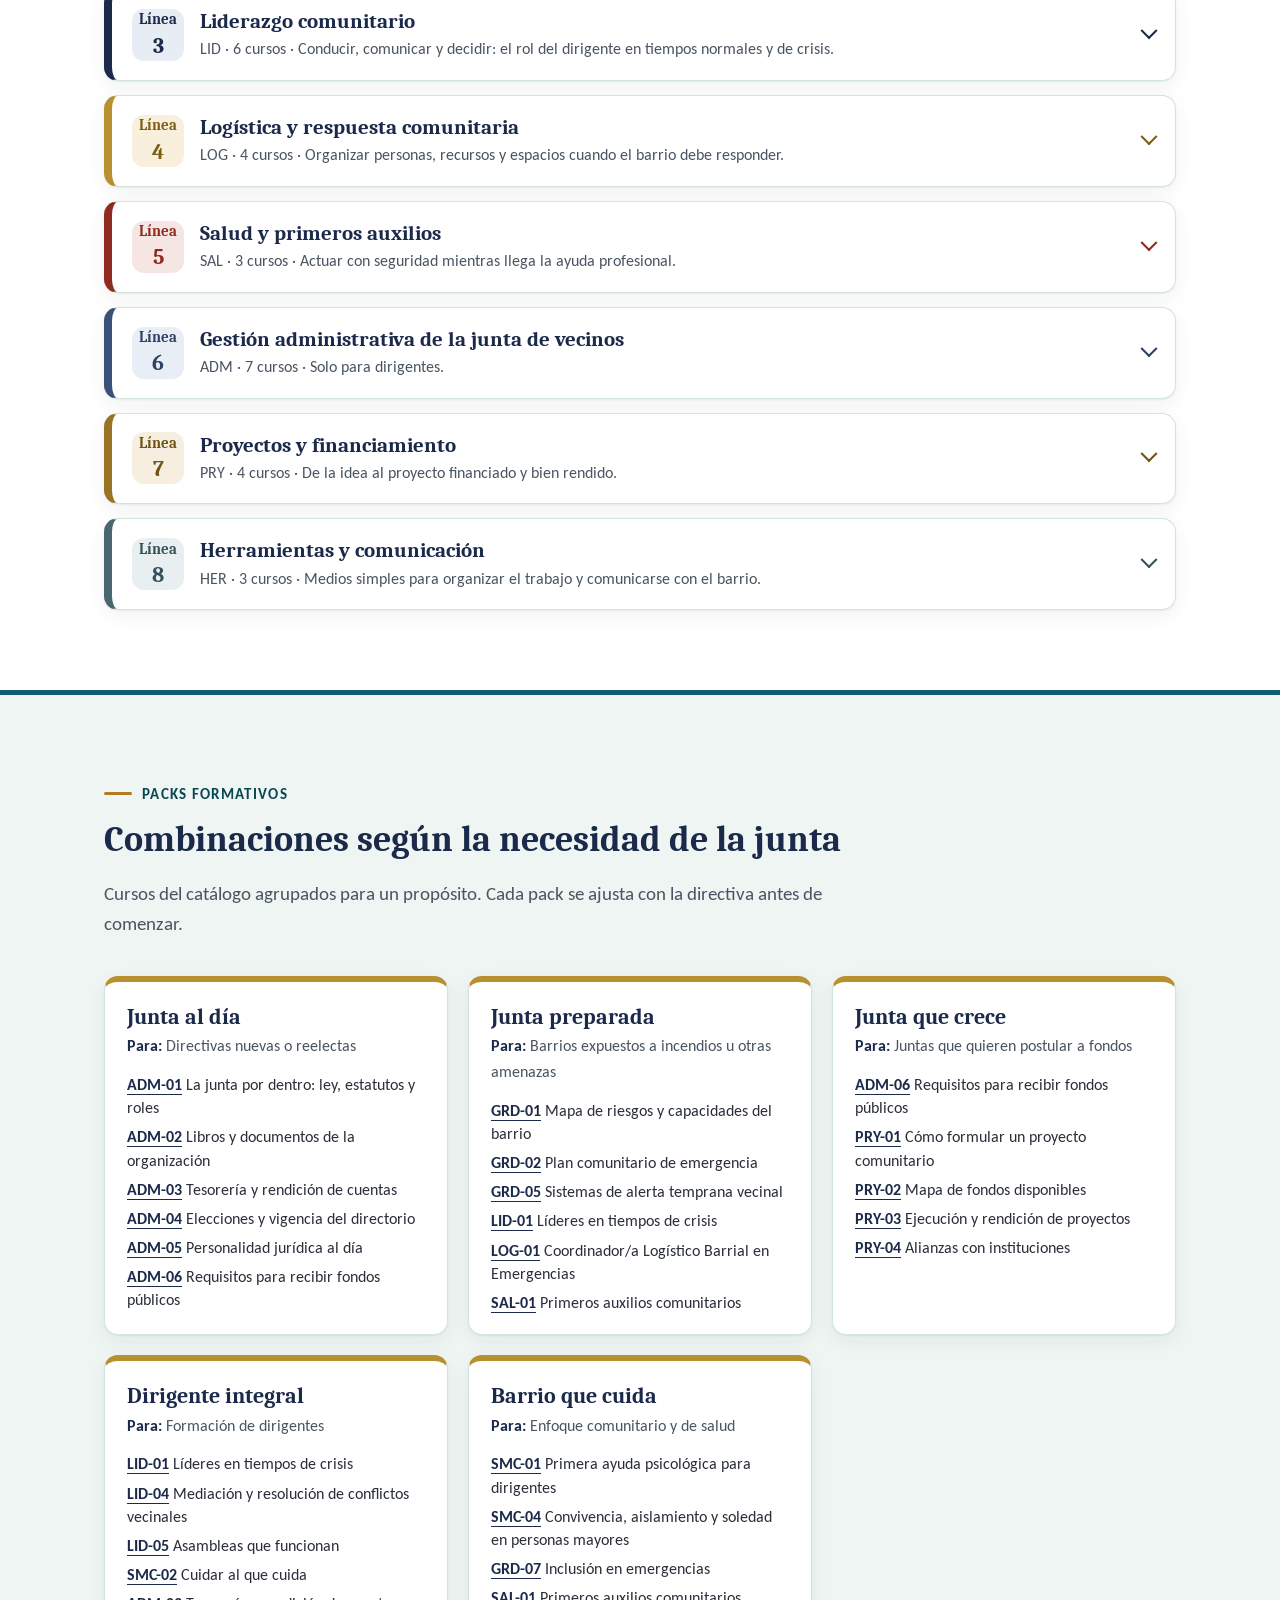
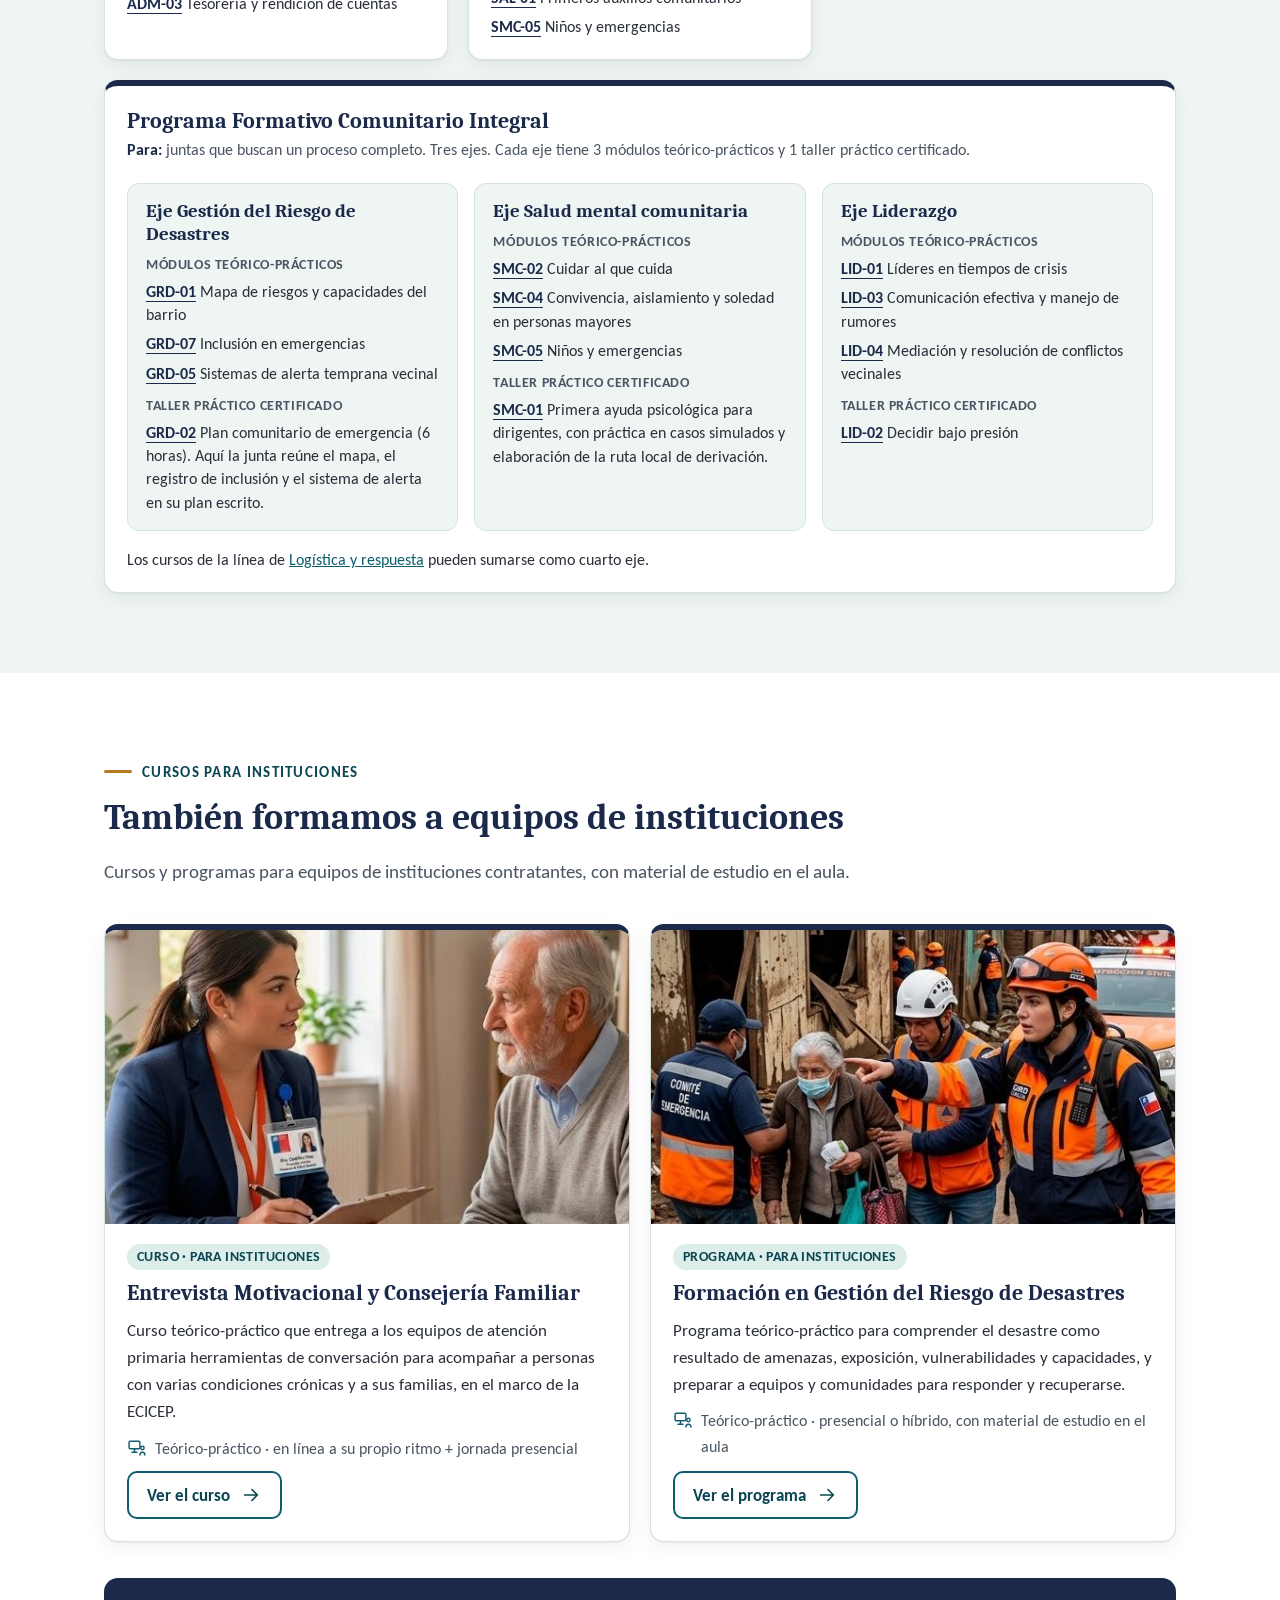
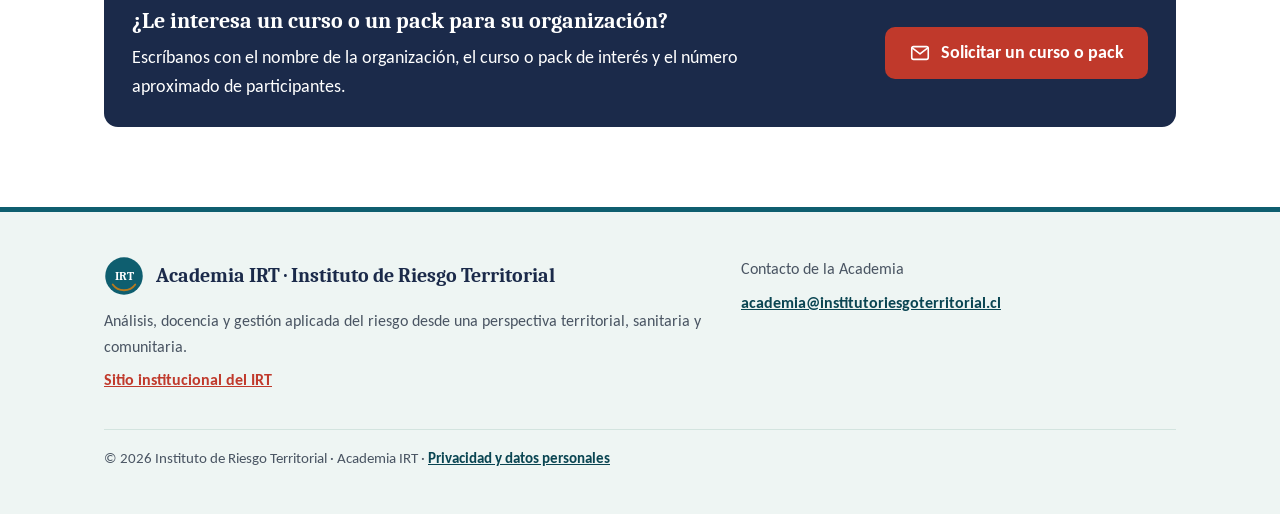
<file: catalogo-comunitario/index.html>
<!doctype html>
<html lang="es">
<head>
<meta charset="utf-8">
<meta name="viewport" content="width=device-width, initial-scale=1">
<title>Catálogo comunitario · Academia IRT</title>
<meta name="description" content="Catálogo formativo de la Academia IRT para juntas de vecinos y organizaciones territoriales: 8 líneas y 40 cursos presenciales teórico-prácticos, y packs formativos.">
<link rel="canonical" href="https://cursos.institutoriesgoterritorial.cl/catalogo-comunitario/">
<meta name="theme-color" content="#0E5E6F">
<link rel="icon" href="/assets/sello.svg?v=20261014" type="image/svg+xml">
<link rel="preconnect" href="https://fonts.googleapis.com">
<link rel="preconnect" href="https://fonts.gstatic.com" crossorigin>
<link href="https://fonts.googleapis.com/css2?family=Caladea:wght@400;700&family=Carlito:ital,wght@0,400;0,700;1,400&display=swap" rel="stylesheet">
<link rel="stylesheet" href="/assets/academia.css?v=20261113">
<link rel="stylesheet" href="/assets/comunitario.css?v=20261108b">
</head>
<body>
<a class="saltar" href="#contenido">Saltar al contenido</a>

<header class="cabecera">
  <div class="wrap">
    <a class="marca" href="/">
      <svg class="sello" viewBox="0 0 64 64" aria-hidden="true"><circle cx="32" cy="32" r="30" fill="#0E5E6F"/><circle cx="32" cy="32" r="25.5" fill="none" stroke="#fff" stroke-opacity=".35" stroke-width="1.2"/><path d="M14 45.5a22 22 0 0 0 36 0" fill="none" stroke="#B7791F" stroke-width="3" stroke-linecap="round"/><text x="32" y="38" text-anchor="middle" font-family="Caladea, Cambria, Georgia, serif" font-weight="700" font-size="19" fill="#fff">IRT</text></svg>
      <span><b>Academia IRT</b><small>Aula virtual del Instituto de Riesgo Territorial</small></span>
    </a>
    <div class="cabecera__extra">
      <a class="volver-irt" href="https://institutoriesgoterritorial.cl" data-sitio="/"><svg class="ico" aria-hidden="true"><use href="/assets/iconos.svg?v=20261025#i-volver"/></svg>Instituto de Riesgo Territorial<span class="visual-oculto"> (sitio institucional)</span></a>
    </div>
    <nav class="menu" aria-label="Secciones de la Academia">
      <a href="/">Inicio</a>
      <a href="/#cursos">Cursos</a>
      <a href="/funcionamiento/">Funcionamiento académico</a>
      <a href="/catalogo-comunitario/" aria-current="true">Catálogo comunitario</a>
      <a href="/cursos/">Ingresar al aula</a>
    </nav>
  </div>
</header>

<main id="contenido">

<section class="apertura-com" aria-labelledby="titulo-catalogo">
  <div class="wrap">
    <div>
      <span class="antetitulo">Oferta comunitaria · Juntas de vecinos</span>
      <h1 id="titulo-catalogo">Catálogo formativo comunitario</h1>
      <p class="bajada">Cursos presenciales y teórico-prácticos para juntas de vecinos y organizaciones territoriales, organizados en 8 líneas y 40 cursos. Cada curso se realiza en la sede vecinal o en un espacio comunitario y termina con un producto concreto que se queda en la junta.</p>
      <div class="datos">
        <span class="dato"><svg class="ico" aria-hidden="true"><use href="/assets/iconos.svg?v=20261025#i-presencial"/></svg>Presencial, hasta 15 personas</span>
        <span class="dato"><svg class="ico" aria-hidden="true"><use href="/assets/iconos.svg?v=20261025#i-reloj"/></svg>Sesiones de 3 horas</span>
        <span class="dato"><svg class="ico" aria-hidden="true"><use href="/assets/iconos.svg?v=20261025#i-certificado"/></svg>Certificado de participación del IRT</span>
      </div>
      <div class="btns">
        <a class="btn btn--primario" href="#catalogo">Ver los cursos<svg class="ico" aria-hidden="true"><use href="/assets/iconos.svg?v=20261025#i-flecha"/></svg></a>
        <a class="btn btn--secundario" href="/funcionamiento/#presencial">Cómo funcionan los cursos</a>
      </div>
    </div>
    <figure>
      <img src="/assets/img/comunitario/taller-comunitario.jpg" alt="Vecinas, vecinos, un bombero y una facilitadora trabajan alrededor de una mesa con un mapa del barrio lleno de notas adhesivas." width="1376" height="768" decoding="async">
    </figure>
  </div>
</section>

<section class="seccion" id="catalogo" aria-labelledby="titulo-lineas">
  <div class="wrap">
    <div class="encabezado">
      <span class="antetitulo">Catálogo</span>
      <h2 id="titulo-lineas">8 líneas formativas, 40 cursos</h2>
      <p class="bajada">Elija una línea para ver sus cursos. Cada curso indica su duración. Las sesiones son de 3 horas: un bloque expositivo de máximo 45 minutos y el resto, trabajo práctico.</p>
    </div>

    <div class="cat-herramientas" data-cat-herramientas hidden>
      <div class="cat-buscador">
        <label for="cat-buscar">Buscar un curso</label>
        <input id="cat-buscar" type="search" placeholder="Ej.: incendios, tesorería, GRD-02" autocomplete="off" spellcheck="false" aria-describedby="cat-estado">
      </div>
      <fieldset class="cat-filtros">
        <legend>Filtrar por línea</legend>
        <button type="button" class="cat-filtro" data-cat-filtro="" aria-pressed="true">Todas</button>
        <button type="button" class="cat-filtro" data-cat-filtro="GRD" data-linea="GRD" aria-pressed="false"><i aria-hidden="true"></i>Gestión del Riesgo de Desastres</button>
        <button type="button" class="cat-filtro" data-cat-filtro="SMC" data-linea="SMC" aria-pressed="false"><i aria-hidden="true"></i>Salud mental comunitaria</button>
        <button type="button" class="cat-filtro" data-cat-filtro="LID" data-linea="LID" aria-pressed="false"><i aria-hidden="true"></i>Liderazgo comunitario</button>
        <button type="button" class="cat-filtro" data-cat-filtro="LOG" data-linea="LOG" aria-pressed="false"><i aria-hidden="true"></i>Logística y respuesta comunitaria</button>
        <button type="button" class="cat-filtro" data-cat-filtro="SAL" data-linea="SAL" aria-pressed="false"><i aria-hidden="true"></i>Salud y primeros auxilios</button>
        <button type="button" class="cat-filtro" data-cat-filtro="ADM" data-linea="ADM" aria-pressed="false"><i aria-hidden="true"></i>Gestión administrativa de la junta de vecinos</button>
        <button type="button" class="cat-filtro" data-cat-filtro="PRY" data-linea="PRY" aria-pressed="false"><i aria-hidden="true"></i>Proyectos y financiamiento</button>
        <button type="button" class="cat-filtro" data-cat-filtro="HER" data-linea="HER" aria-pressed="false"><i aria-hidden="true"></i>Herramientas y comunicación</button>
      </fieldset>
      <p class="cat-estado" id="cat-estado" data-cat-estado aria-live="polite">8 líneas formativas · 40 cursos.</p>
    </div>

    <div class="lineas" data-catalogo-com>
      <details class="linea" id="linea-GRD" data-linea="GRD">
        <summary>
          <span class="linea__num"><span>Línea</span><b>1</b></span>
          <span><span class="linea__titulo">Gestión del Riesgo de Desastres</span><span class="linea__meta">GRD · 8 cursos · Conocer el barrio, prepararse y organizar la respuesta antes de que ocurra la emergencia.</span></span>
        </summary>
        <div class="linea__cuerpo">
          <ul class="cursos-com">
          <li class="curso-com" id="c-GRD-01">
            <span class="curso-com__codigo">GRD-01</span>
            <div>
              <h4>Mapa de riesgos y capacidades del barrio</h4>
              <p>Con un plano del sector, los vecinos identifican las amenazas, las zonas seguras, los recursos disponibles y las viviendas que requieren apoyo prioritario. Es el punto de partida de toda la línea.</p>
              <p class="curso-com__lleva"><b>La junta se lleva:</b> mapa de riesgos y capacidades y matriz con los tres riesgos principales.</p>
              <div class="curso-com__tags"><span class="tag-com"><svg class="ico" aria-hidden="true"><use href="/assets/iconos.svg?v=20261025#i-reloj"/></svg>3 horas · 1 sesión</span><span class="tag-com tag-com--tp"><svg class="ico" aria-hidden="true"><use href="/assets/iconos.svg?v=20261025#i-presencial"/></svg>Teórico-práctico</span></div>
            </div>
          </li>
          <li class="curso-com" id="c-GRD-02">
            <span class="curso-com__codigo">GRD-02</span>
            <div>
              <h4>Plan comunitario de emergencia</h4>
              <p>Convierte el diagnóstico en un plan escrito, breve y conocido por los vecinos: escenarios, roles con titulares y suplentes, zonas seguras, avisos y contactos, coordinado con el plan comunal.</p>
              <p class="curso-com__lleva"><b>La junta se lleva:</b> Plan Comunitario de Emergencia y ficha resumen de una página.</p>
              <div class="curso-com__tags"><span class="tag-com"><svg class="ico" aria-hidden="true"><use href="/assets/iconos.svg?v=20261025#i-reloj"/></svg>6 horas · 2 sesiones</span><span class="tag-com tag-com--tp"><svg class="ico" aria-hidden="true"><use href="/assets/iconos.svg?v=20261025#i-presencial"/></svg>Teórico-práctico</span></div>
            </div>
          </li>
          <li class="curso-com" id="c-GRD-03">
            <span class="curso-com__codigo">GRD-03</span>
            <div>
              <h4>Prevención y respuesta ante incendios forestales y de interfaz urbana</h4>
              <p>Explica cómo se inician y propagan los incendios en el borde entre ciudad y vegetación, cómo reducir el combustible alrededor de las viviendas y cómo actuar si el fuego se acerca.</p>
              <p class="curso-com__lleva"><b>La junta se lleva:</b> plan barrial de prevención de incendios.</p>
              <div class="curso-com__tags"><span class="tag-com"><svg class="ico" aria-hidden="true"><use href="/assets/iconos.svg?v=20261025#i-reloj"/></svg>3 horas · 1 sesión</span><span class="tag-com tag-com--tp"><svg class="ico" aria-hidden="true"><use href="/assets/iconos.svg?v=20261025#i-presencial"/></svg>Teórico-práctico</span></div>
            </div>
          </li>
          <li class="curso-com" id="c-GRD-04">
            <span class="curso-com__codigo">GRD-04</span>
            <div>
              <h4>Preparación familiar</h4>
              <p>Curso abierto a todos los vecinos para armar la mochila de emergencia, el plan familiar y los puntos de encuentro, considerando a las personas mayores, los niños y las mascotas de cada hogar.</p>
              <p class="curso-com__lleva"><b>La junta se lleva:</b> plan familiar de emergencia de cada participante.</p>
              <div class="curso-com__tags"><span class="tag-com"><svg class="ico" aria-hidden="true"><use href="/assets/iconos.svg?v=20261025#i-reloj"/></svg>3 horas · 1 sesión</span><span class="tag-com tag-com--tp"><svg class="ico" aria-hidden="true"><use href="/assets/iconos.svg?v=20261025#i-presencial"/></svg>Teórico-práctico</span><span class="tag-com tag-com--abierto"><svg class="ico" aria-hidden="true"><use href="/assets/iconos.svg?v=20261025#i-comunidad"/></svg>Abierto a todos los vecinos</span></div>
            </div>
          </li>
          <li class="curso-com" id="c-GRD-05">
            <span class="curso-com__codigo">GRD-05</span>
            <div>
              <h4>Sistemas de alerta temprana vecinal</h4>
              <p>Organiza cómo se avisa en el barrio: árbol de llamadas, grupos de mensajería, sirenas o señales comunitarias, y cómo enlazar esos avisos con las alertas oficiales.</p>
              <p class="curso-com__lleva"><b>La junta se lleva:</b> protocolo de alerta vecinal y árbol de llamadas.</p>
              <div class="curso-com__tags"><span class="tag-com"><svg class="ico" aria-hidden="true"><use href="/assets/iconos.svg?v=20261025#i-reloj"/></svg>3 horas · 1 sesión</span><span class="tag-com tag-com--tp"><svg class="ico" aria-hidden="true"><use href="/assets/iconos.svg?v=20261025#i-presencial"/></svg>Teórico-práctico</span></div>
            </div>
          </li>
          <li class="curso-com" id="c-GRD-06">
            <span class="curso-com__codigo">GRD-06</span>
            <div>
              <h4>Evacuación y simulacros barriales</h4>
              <p>La junta planifica, ejecuta y evalúa un simulacro de evacuación de su sector, con rutas, zonas seguras y apoyo a quienes no pueden evacuar solos.</p>
              <p class="curso-com__lleva"><b>La junta se lleva:</b> informe del simulacro con mejoras al plan.</p>
              <div class="curso-com__tags"><span class="tag-com"><svg class="ico" aria-hidden="true"><use href="/assets/iconos.svg?v=20261025#i-reloj"/></svg>6 horas · 2 sesiones</span><span class="tag-com tag-com--tp"><svg class="ico" aria-hidden="true"><use href="/assets/iconos.svg?v=20261025#i-presencial"/></svg>Teórico-práctico</span></div>
            </div>
          </li>
          <li class="curso-com" id="c-GRD-07">
            <span class="curso-com__codigo">GRD-07</span>
            <div>
              <h4>Inclusión en emergencias</h4>
              <p>Cómo identificar y apoyar a las personas mayores, a las personas con discapacidad o postradas y a los niños antes, durante y después de una emergencia, resguardando su privacidad.</p>
              <p class="curso-com__lleva"><b>La junta se lleva:</b> registro reservado de apoyo prioritario y asignación de apoyos.</p>
              <div class="curso-com__tags"><span class="tag-com"><svg class="ico" aria-hidden="true"><use href="/assets/iconos.svg?v=20261025#i-reloj"/></svg>3 horas · 1 sesión</span><span class="tag-com tag-com--tp"><svg class="ico" aria-hidden="true"><use href="/assets/iconos.svg?v=20261025#i-presencial"/></svg>Teórico-práctico</span></div>
            </div>
          </li>
          <li class="curso-com" id="c-GRD-08">
            <span class="curso-com__codigo">GRD-08</span>
            <div>
              <h4>Riesgo cotidiano en el barrio</h4>
              <p>Prepara a la comunidad para eventos frecuentes que también dañan: calor extremo, cortes de agua y de luz, y temporales.</p>
              <p class="curso-com__lleva"><b>La junta se lleva:</b> plan de respuesta ante riesgos cotidianos.</p>
              <div class="curso-com__tags"><span class="tag-com"><svg class="ico" aria-hidden="true"><use href="/assets/iconos.svg?v=20261025#i-reloj"/></svg>3 horas · 1 sesión</span><span class="tag-com tag-com--tp"><svg class="ico" aria-hidden="true"><use href="/assets/iconos.svg?v=20261025#i-presencial"/></svg>Teórico-práctico</span></div>
            </div>
          </li>
          </ul>
          <p class="linea__itinerario"><b>Itinerario sugerido:</b> mapa de riesgos (GRD-01) → inclusión (GRD-07) → alerta (GRD-05) → plan (GRD-02) → simulacro (GRD-06).</p>
        </div>
      </details>
      <details class="linea" id="linea-SMC" data-linea="SMC">
        <summary>
          <span class="linea__num"><span>Línea</span><b>2</b></span>
          <span><span class="linea__titulo">Salud mental comunitaria</span><span class="linea__meta">SMC · 5 cursos · Herramientas de apoyo y cuidado mutuo para dirigentes y vecinos.</span></span>
        </summary>
        <div class="linea__cuerpo">
          <p class="linea__nota" role="note"><b>Importante:</b> Estos cursos no forman terapeutas ni habilitan para diagnóstico o tratamiento. Entregan herramientas de apoyo comunitario y de derivación.</p>
          <ul class="cursos-com">
          <li class="curso-com" id="c-SMC-01">
            <span class="curso-com__codigo">SMC-01</span>
            <div>
              <h4>Primera ayuda psicológica para dirigentes</h4>
              <p>Enseña a acompañar, contener y conectar con ayuda a un vecino afectado, practicando con casos simulados. No es terapia y no reemplaza a los equipos de salud.</p>
              <p class="curso-com__lleva"><b>La junta se lleva:</b> ruta local de derivación y tarjeta de bolsillo.</p>
              <div class="curso-com__tags"><span class="tag-com"><svg class="ico" aria-hidden="true"><use href="/assets/iconos.svg?v=20261025#i-reloj"/></svg>3 horas · 1 sesión</span><span class="tag-com tag-com--tp"><svg class="ico" aria-hidden="true"><use href="/assets/iconos.svg?v=20261025#i-presencial"/></svg>Teórico-práctico</span></div>
            </div>
          </li>
          <li class="curso-com" id="c-SMC-02">
            <span class="curso-com__codigo">SMC-02</span>
            <div>
              <h4>Cuidar al que cuida</h4>
              <p>Aborda el desgaste de dirigentes y voluntarios desde el concepto de Burnout Territorial, desarrollado por el IRT, y entrega herramientas para reconocerlo a tiempo y distribuir la carga.</p>
              <p class="curso-com__lleva"><b>La junta se lleva:</b> acuerdos de cuidado del equipo dirigente.</p>
              <div class="curso-com__tags"><span class="tag-com"><svg class="ico" aria-hidden="true"><use href="/assets/iconos.svg?v=20261025#i-reloj"/></svg>3 horas · 1 sesión</span><span class="tag-com tag-com--tp"><svg class="ico" aria-hidden="true"><use href="/assets/iconos.svg?v=20261025#i-presencial"/></svg>Teórico-práctico</span></div>
            </div>
          </li>
          <li class="curso-com" id="c-SMC-03">
            <span class="curso-com__codigo">SMC-03</span>
            <div>
              <h4>Duelo y pérdida en comunidades afectadas</h4>
              <p>Prepara para acompañar las pérdidas que deja una crisis, incluidas la vivienda y el barrio, y para organizar acciones comunitarias de memoria, reconociendo cuándo se necesita apoyo profesional.</p>
              <p class="curso-com__lleva"><b>La junta se lleva:</b> plan comunitario de acompañamiento y memoria.</p>
              <div class="curso-com__tags"><span class="tag-com"><svg class="ico" aria-hidden="true"><use href="/assets/iconos.svg?v=20261025#i-reloj"/></svg>3 horas · 1 sesión</span><span class="tag-com tag-com--tp"><svg class="ico" aria-hidden="true"><use href="/assets/iconos.svg?v=20261025#i-presencial"/></svg>Teórico-práctico</span></div>
            </div>
          </li>
          <li class="curso-com" id="c-SMC-04">
            <span class="curso-com__codigo">SMC-04</span>
            <div>
              <h4>Convivencia, aislamiento y soledad en personas mayores</h4>
              <p>Es un curso preventivo para detectar el aislamiento y la soledad en el barrio y tejer redes de apoyo entre vecinos, haya o no emergencia.</p>
              <p class="curso-com__lleva"><b>La junta se lleva:</b> mapa de redes de apoyo vecinal.</p>
              <div class="curso-com__tags"><span class="tag-com"><svg class="ico" aria-hidden="true"><use href="/assets/iconos.svg?v=20261025#i-reloj"/></svg>3 horas · 1 sesión</span><span class="tag-com tag-com--tp"><svg class="ico" aria-hidden="true"><use href="/assets/iconos.svg?v=20261025#i-presencial"/></svg>Teórico-práctico</span></div>
            </div>
          </li>
          <li class="curso-com" id="c-SMC-05">
            <span class="curso-com__codigo">SMC-05</span>
            <div>
              <h4>Niños y emergencias</h4>
              <p>Entrega orientaciones a familias, cuidadores y monitores para acompañar a niños y niñas antes, durante y después de una emergencia, con derivación obligatoria si hay sospecha de vulneración de derechos.</p>
              <p class="curso-com__lleva"><b>La junta se lleva:</b> guía de acompañamiento para familias.</p>
              <div class="curso-com__tags"><span class="tag-com"><svg class="ico" aria-hidden="true"><use href="/assets/iconos.svg?v=20261025#i-reloj"/></svg>3 horas · 1 sesión</span><span class="tag-com tag-com--tp"><svg class="ico" aria-hidden="true"><use href="/assets/iconos.svg?v=20261025#i-presencial"/></svg>Teórico-práctico</span></div>
            </div>
          </li>
          </ul>
        </div>
      </details>
      <details class="linea" id="linea-LID" data-linea="LID">
        <summary>
          <span class="linea__num"><span>Línea</span><b>3</b></span>
          <span><span class="linea__titulo">Liderazgo comunitario</span><span class="linea__meta">LID · 6 cursos · Conducir, comunicar y decidir: el rol del dirigente en tiempos normales y de crisis.</span></span>
        </summary>
        <div class="linea__cuerpo">
          <ul class="cursos-com">
          <li class="curso-com" id="c-LID-01">
            <span class="curso-com__codigo">LID-01</span>
            <div>
              <h4>Líderes en tiempos de crisis</h4>
              <p>Es el curso central de la línea. Trabaja qué se espera de un dirigente antes, durante y después de una crisis, cómo distribuir el liderazgo en equipo y cómo coordinarse con las instituciones.</p>
              <p class="curso-com__lleva"><b>La junta se lleva:</b> mapa de liderazgo para emergencias, con roles y suplentes.</p>
              <div class="curso-com__tags"><span class="tag-com"><svg class="ico" aria-hidden="true"><use href="/assets/iconos.svg?v=20261025#i-reloj"/></svg>3 horas · 1 sesión</span><span class="tag-com tag-com--tp"><svg class="ico" aria-hidden="true"><use href="/assets/iconos.svg?v=20261025#i-presencial"/></svg>Teórico-práctico</span></div>
            </div>
          </li>
          <li class="curso-com" id="c-LID-02">
            <span class="curso-com__codigo">LID-02</span>
            <div>
              <h4>Decidir bajo presión</h4>
              <p>En una simulación de mesa, la emergencia avanza por etapas y la directiva debe priorizar, coordinarse y comunicar con información incompleta. Al final se analiza el ejercicio en conjunto.</p>
              <p class="curso-com__lleva"><b>La junta se lleva:</b> protocolo de decisión y lista de mejoras al plan.</p>
              <div class="curso-com__tags"><span class="tag-com"><svg class="ico" aria-hidden="true"><use href="/assets/iconos.svg?v=20261025#i-reloj"/></svg>3 horas · 1 sesión</span><span class="tag-com tag-com--tp"><svg class="ico" aria-hidden="true"><use href="/assets/iconos.svg?v=20261025#i-presencial"/></svg>Teórico-práctico</span><span class="tag-com tag-com--certificado"><svg class="ico" aria-hidden="true"><use href="/assets/iconos.svg?v=20261025#i-certificado"/></svg>Taller práctico certificado</span></div>
            </div>
          </li>
          <li class="curso-com" id="c-LID-03">
            <span class="curso-com__codigo">LID-03</span>
            <div>
              <h4>Comunicación efectiva y manejo de rumores</h4>
              <p>Cubre la vocería de la junta, la relación con medios y autoridades y cómo responder a la desinformación en momentos de tensión.</p>
              <p class="curso-com__lleva"><b>La junta se lleva:</b> plan de comunicación de la junta.</p>
              <div class="curso-com__tags"><span class="tag-com"><svg class="ico" aria-hidden="true"><use href="/assets/iconos.svg?v=20261025#i-reloj"/></svg>3 horas · 1 sesión</span><span class="tag-com tag-com--tp"><svg class="ico" aria-hidden="true"><use href="/assets/iconos.svg?v=20261025#i-presencial"/></svg>Teórico-práctico</span></div>
            </div>
          </li>
          <li class="curso-com" id="c-LID-04">
            <span class="curso-com__codigo">LID-04</span>
            <div>
              <h4>Mediación y resolución de conflictos vecinales</h4>
              <p>Entrega herramientas de mediación básica para conflictos entre vecinos. Los casos de violencia o delito se derivan a quien corresponde y no se median en la junta.</p>
              <p class="curso-com__lleva"><b>La junta se lleva:</b> protocolo de manejo de conflictos.</p>
              <div class="curso-com__tags"><span class="tag-com"><svg class="ico" aria-hidden="true"><use href="/assets/iconos.svg?v=20261025#i-reloj"/></svg>3 horas · 1 sesión</span><span class="tag-com tag-com--tp"><svg class="ico" aria-hidden="true"><use href="/assets/iconos.svg?v=20261025#i-presencial"/></svg>Teórico-práctico</span></div>
            </div>
          </li>
          <li class="curso-com" id="c-LID-05">
            <span class="curso-com__codigo">LID-05</span>
            <div>
              <h4>Asambleas que funcionan</h4>
              <p>Enseña a preparar, conducir y registrar asambleas participativas que lleguen a acuerdos, practicando con una asamblea simulada.</p>
              <p class="curso-com__lleva"><b>La junta se lleva:</b> pauta de asamblea y formato de acta de acuerdos.</p>
              <div class="curso-com__tags"><span class="tag-com"><svg class="ico" aria-hidden="true"><use href="/assets/iconos.svg?v=20261025#i-reloj"/></svg>3 horas · 1 sesión</span><span class="tag-com tag-com--tp"><svg class="ico" aria-hidden="true"><use href="/assets/iconos.svg?v=20261025#i-presencial"/></svg>Teórico-práctico</span></div>
            </div>
          </li>
          <li class="curso-com" id="c-LID-06">
            <span class="curso-com__codigo">LID-06</span>
            <div>
              <h4>Relevo generacional</h4>
              <p>Se trabaja en grupos mixtos de dirigentes y jóvenes para sumar nuevas generaciones a la organización y asegurar la continuidad.</p>
              <p class="curso-com__lleva"><b>La junta se lleva:</b> índice de la carpeta de traspaso.</p>
              <div class="curso-com__tags"><span class="tag-com"><svg class="ico" aria-hidden="true"><use href="/assets/iconos.svg?v=20261025#i-reloj"/></svg>3 horas · 1 sesión</span><span class="tag-com tag-com--tp"><svg class="ico" aria-hidden="true"><use href="/assets/iconos.svg?v=20261025#i-presencial"/></svg>Teórico-práctico</span></div>
            </div>
          </li>
          </ul>
        </div>
      </details>
      <details class="linea" id="linea-LOG" data-linea="LOG">
        <summary>
          <span class="linea__num"><span>Línea</span><b>4</b></span>
          <span><span class="linea__titulo">Logística y respuesta comunitaria</span><span class="linea__meta">LOG · 4 cursos · Organizar personas, recursos y espacios cuando el barrio debe responder.</span></span>
        </summary>
        <div class="linea__cuerpo">
          <ul class="cursos-com">
          <li class="curso-com" id="c-LOG-01">
            <span class="curso-com__codigo">LOG-01</span>
            <div>
              <h4>Coordinador/a Logístico Barrial en Emergencias</h4>
              <p>Forma a quienes organizarán los recursos del barrio: inventario previo, centro de acopio, priorización según necesidades reales y rendición transparente, en coordinación con el municipio. La segunda sesión incluye un simulacro de centro de acopio.</p>
              <p class="curso-com__lleva"><b>La junta se lleva:</b> kit logístico (inventario, planillas, protocolo de acopio y acta de entrega).</p>
              <div class="curso-com__tags"><span class="tag-com"><svg class="ico" aria-hidden="true"><use href="/assets/iconos.svg?v=20261025#i-reloj"/></svg>6 horas · 2 sesiones</span><span class="tag-com tag-com--tp"><svg class="ico" aria-hidden="true"><use href="/assets/iconos.svg?v=20261025#i-presencial"/></svg>Teórico-práctico</span></div>
            </div>
          </li>
          <li class="curso-com" id="c-LOG-02">
            <span class="curso-com__codigo">LOG-02</span>
            <div>
              <h4>Gestión de voluntarios en emergencias</h4>
              <p>Enseña a recibir, registrar, asignar tareas y cuidar a los voluntarios espontáneos para que cada persona que llega sume, con normas de seguridad y de protección.</p>
              <p class="curso-com__lleva"><b>La junta se lleva:</b> protocolo de gestión de voluntarios.</p>
              <div class="curso-com__tags"><span class="tag-com"><svg class="ico" aria-hidden="true"><use href="/assets/iconos.svg?v=20261025#i-reloj"/></svg>3 horas · 1 sesión</span><span class="tag-com tag-com--tp"><svg class="ico" aria-hidden="true"><use href="/assets/iconos.svg?v=20261025#i-presencial"/></svg>Teórico-práctico</span></div>
            </div>
          </li>
          <li class="curso-com" id="c-LOG-03">
            <span class="curso-com__codigo">LOG-03</span>
            <div>
              <h4>Albergues y puntos de acogida comunitarios</h4>
              <p>Prepara a la junta para habilitar la sede u otro espacio como punto de acogida seguro y digno, evaluando el lugar donde se dicta el curso.</p>
              <p class="curso-com__lleva"><b>La junta se lleva:</b> ficha de evaluación del espacio y protocolo de funcionamiento.</p>
              <div class="curso-com__tags"><span class="tag-com"><svg class="ico" aria-hidden="true"><use href="/assets/iconos.svg?v=20261025#i-reloj"/></svg>3 horas · 1 sesión</span><span class="tag-com tag-com--tp"><svg class="ico" aria-hidden="true"><use href="/assets/iconos.svg?v=20261025#i-presencial"/></svg>Teórico-práctico</span></div>
            </div>
          </li>
          <li class="curso-com" id="c-LOG-04">
            <span class="curso-com__codigo">LOG-04</span>
            <div>
              <h4>Catastro vecinal de daños y necesidades</h4>
              <p>Enseña a levantar de manera ordenada la información de daños y necesidades del barrio y a entregarla de forma que complemente la ficha FIBE municipal, sin duplicarla.</p>
              <p class="curso-com__lleva"><b>La junta se lleva:</b> ficha de catastro vecinal y procedimiento de entrega al municipio.</p>
              <div class="curso-com__tags"><span class="tag-com"><svg class="ico" aria-hidden="true"><use href="/assets/iconos.svg?v=20261025#i-reloj"/></svg>3 horas · 1 sesión</span><span class="tag-com tag-com--tp"><svg class="ico" aria-hidden="true"><use href="/assets/iconos.svg?v=20261025#i-presencial"/></svg>Teórico-práctico</span></div>
            </div>
          </li>
          </ul>
        </div>
      </details>
      <details class="linea" id="linea-SAL" data-linea="SAL">
        <summary>
          <span class="linea__num"><span>Línea</span><b>5</b></span>
          <span><span class="linea__titulo">Salud y primeros auxilios</span><span class="linea__meta">SAL · 3 cursos · Actuar con seguridad mientras llega la ayuda profesional.</span></span>
        </summary>
        <div class="linea__cuerpo">
          <ul class="cursos-com">
          <li class="curso-com" id="c-SAL-01">
            <span class="curso-com__codigo">SAL-01</span>
            <div>
              <h4>Primeros auxilios comunitarios</h4>
              <p>Enseña a actuar bien en los primeros minutos mientras llega la ayuda profesional, con mucha práctica y con la seguridad de quien ayuda como prioridad.</p>
              <p class="curso-com__lleva"><b>La junta se lleva:</b> lista de botiquín comunitario y pauta de actuación.</p>
              <div class="curso-com__tags"><span class="tag-com"><svg class="ico" aria-hidden="true"><use href="/assets/iconos.svg?v=20261025#i-reloj"/></svg>3 horas · versión extendida de 6 horas</span><span class="tag-com tag-com--tp"><svg class="ico" aria-hidden="true"><use href="/assets/iconos.svg?v=20261025#i-presencial"/></svg>Teórico-práctico</span></div>
            </div>
          </li>
          <li class="curso-com" id="c-SAL-02">
            <span class="curso-com__codigo">SAL-02</span>
            <div>
              <h4>RCP y uso de DEA</h4>
              <p>Es una práctica con maniquíes y desfibrilador de entrenamiento para responder ante un paro cardíaco. Se recomienda a toda junta, en especial si su sede tiene o tendrá un DEA.</p>
              <p class="curso-com__lleva"><b>La junta se lleva:</b> protocolo de respuesta ante un paro cardíaco en la sede.</p>
              <div class="curso-com__tags"><span class="tag-com"><svg class="ico" aria-hidden="true"><use href="/assets/iconos.svg?v=20261025#i-reloj"/></svg>3 horas · 1 sesión</span><span class="tag-com tag-com--tp"><svg class="ico" aria-hidden="true"><use href="/assets/iconos.svg?v=20261025#i-presencial"/></svg>Teórico-práctico</span></div>
            </div>
          </li>
          <li class="curso-com" id="c-SAL-03">
            <span class="curso-com__codigo">SAL-03</span>
            <div>
              <h4>Salud en emergencias</h4>
              <p>Trata el agua segura, el manejo de alimentos y la continuidad de los tratamientos de enfermos crónicos cuando no hay acceso a farmacia, a partir de la experiencia del despliegue sanitario del IRT en 2024.</p>
              <p class="curso-com__lleva"><b>La junta se lleva:</b> registro de continuidad de cuidados del barrio.</p>
              <div class="curso-com__tags"><span class="tag-com"><svg class="ico" aria-hidden="true"><use href="/assets/iconos.svg?v=20261025#i-reloj"/></svg>3 horas · 1 sesión</span><span class="tag-com tag-com--tp"><svg class="ico" aria-hidden="true"><use href="/assets/iconos.svg?v=20261025#i-presencial"/></svg>Teórico-práctico</span></div>
            </div>
          </li>
          </ul>
        </div>
      </details>
      <details class="linea" id="linea-ADM" data-linea="ADM">
        <summary>
          <span class="linea__num"><span>Línea</span><b>6</b></span>
          <span><span class="linea__titulo">Gestión administrativa de la junta de vecinos</span><span class="linea__meta">ADM · 7 cursos · Solo para dirigentes.</span></span>
        </summary>
        <div class="linea__cuerpo">
          <p class="linea__sub">Fortalecimiento organizacional para reducir la vulnerabilidad institucional de la comunidad.</p>
          <p class="linea__nota" role="note"><b>Importante:</b> Los contenidos legales se revisan según la normativa vigente antes de cada dictación.</p>
          <ul class="cursos-com">
          <li class="curso-com" id="c-ADM-01">
            <span class="curso-com__codigo">ADM-01</span>
            <div>
              <h4>La junta por dentro: ley, estatutos y roles</h4>
              <p>Es el curso base de la línea. Recorre la Ley 19.418, los estatutos de cada junta, las funciones del directorio y de las comisiones, y los derechos y deberes de los socios.</p>
              <p class="curso-com__lleva"><b>La junta se lleva:</b> ficha resumen de sus estatutos y mapa de funciones.</p>
              <div class="curso-com__tags"><span class="tag-com"><svg class="ico" aria-hidden="true"><use href="/assets/iconos.svg?v=20261025#i-reloj"/></svg>3 horas · 1 sesión</span><span class="tag-com tag-com--tp"><svg class="ico" aria-hidden="true"><use href="/assets/iconos.svg?v=20261025#i-presencial"/></svg>Teórico-práctico</span><span class="tag-com"><svg class="ico" aria-hidden="true"><use href="/assets/iconos.svg?v=20261025#i-relatoria"/></svg>Solo dirigentes</span></div>
            </div>
          </li>
          <li class="curso-com" id="c-ADM-02">
            <span class="curso-com__codigo">ADM-02</span>
            <div>
              <h4>Libros y documentos de la organización</h4>
              <p>Revisa con los libros reales de cada junta qué registros debe llevar y cómo mantener al día el registro de socios, las actas y el archivo.</p>
              <p class="curso-com__lleva"><b>La junta se lleva:</b> diagnóstico de sus libros y plantillas de acta y registro de socios.</p>
              <div class="curso-com__tags"><span class="tag-com"><svg class="ico" aria-hidden="true"><use href="/assets/iconos.svg?v=20261025#i-reloj"/></svg>3 horas · 1 sesión</span><span class="tag-com tag-com--tp"><svg class="ico" aria-hidden="true"><use href="/assets/iconos.svg?v=20261025#i-presencial"/></svg>Teórico-práctico</span><span class="tag-com"><svg class="ico" aria-hidden="true"><use href="/assets/iconos.svg?v=20261025#i-relatoria"/></svg>Solo dirigentes</span></div>
            </div>
          </li>
          <li class="curso-com" id="c-ADM-03">
            <span class="curso-com__codigo">ADM-03</span>
            <div>
              <h4>Tesorería y rendición de cuentas</h4>
              <p>Muestra cómo registrar los ingresos y gastos con respaldo y cómo presentar el balance a la asamblea, con transparencia y neutralidad política.</p>
              <p class="curso-com__lleva"><b>La junta se lleva:</b> planilla de tesorería y formato de balance.</p>
              <div class="curso-com__tags"><span class="tag-com"><svg class="ico" aria-hidden="true"><use href="/assets/iconos.svg?v=20261025#i-reloj"/></svg>3 horas · 1 sesión</span><span class="tag-com tag-com--tp"><svg class="ico" aria-hidden="true"><use href="/assets/iconos.svg?v=20261025#i-presencial"/></svg>Teórico-práctico</span><span class="tag-com"><svg class="ico" aria-hidden="true"><use href="/assets/iconos.svg?v=20261025#i-relatoria"/></svg>Solo dirigentes</span></div>
            </div>
          </li>
          <li class="curso-com" id="c-ADM-04">
            <span class="curso-com__codigo">ADM-04</span>
            <div>
              <h4>Elecciones y vigencia del directorio</h4>
              <p>Explica el proceso eleccionario completo, de la comisión electoral a la calificación, para que la directiva se renueve a tiempo y sin vicios.</p>
              <p class="curso-com__lleva"><b>La junta se lleva:</b> calendario y lista de verificación del proceso eleccionario.</p>
              <div class="curso-com__tags"><span class="tag-com"><svg class="ico" aria-hidden="true"><use href="/assets/iconos.svg?v=20261025#i-reloj"/></svg>3 horas · 1 sesión</span><span class="tag-com tag-com--tp"><svg class="ico" aria-hidden="true"><use href="/assets/iconos.svg?v=20261025#i-presencial"/></svg>Teórico-práctico</span><span class="tag-com"><svg class="ico" aria-hidden="true"><use href="/assets/iconos.svg?v=20261025#i-relatoria"/></svg>Solo dirigentes</span></div>
            </div>
          </li>
          <li class="curso-com" id="c-ADM-05">
            <span class="curso-com__codigo">ADM-05</span>
            <div>
              <h4>Personalidad jurídica al día</h4>
              <p>Enseña a revisar la vigencia de la organización y sus certificados, y cómo evitar caer en no vigencia.</p>
              <p class="curso-com__lleva"><b>La junta se lleva:</b> lista de verificación de vigencia y calendario de renovaciones.</p>
              <div class="curso-com__tags"><span class="tag-com"><svg class="ico" aria-hidden="true"><use href="/assets/iconos.svg?v=20261025#i-reloj"/></svg>3 horas · 1 sesión</span><span class="tag-com tag-com--tp"><svg class="ico" aria-hidden="true"><use href="/assets/iconos.svg?v=20261025#i-presencial"/></svg>Teórico-práctico</span><span class="tag-com"><svg class="ico" aria-hidden="true"><use href="/assets/iconos.svg?v=20261025#i-relatoria"/></svg>Solo dirigentes</span></div>
            </div>
          </li>
          <li class="curso-com" id="c-ADM-06">
            <span class="curso-com__codigo">ADM-06</span>
            <div>
              <h4>Requisitos para recibir fondos públicos</h4>
              <p>Revisa el Registro de Colaboradores del Estado (Ley 19.862) y los demás registros y documentos que habilitan para postular. Cada junta verifica en línea su propia situación.</p>
              <p class="curso-com__lleva"><b>La junta se lleva:</b> lista de habilitación y plan de regularización.</p>
              <div class="curso-com__tags"><span class="tag-com"><svg class="ico" aria-hidden="true"><use href="/assets/iconos.svg?v=20261025#i-reloj"/></svg>3 horas · 1 sesión</span><span class="tag-com tag-com--tp"><svg class="ico" aria-hidden="true"><use href="/assets/iconos.svg?v=20261025#i-presencial"/></svg>Teórico-práctico</span><span class="tag-com"><svg class="ico" aria-hidden="true"><use href="/assets/iconos.svg?v=20261025#i-relatoria"/></svg>Solo dirigentes</span></div>
            </div>
          </li>
          <li class="curso-com" id="c-ADM-07">
            <span class="curso-com__codigo">ADM-07</span>
            <div>
              <h4>Comodato y administración de la sede social</h4>
              <p>Trata cómo obtener, cuidar y administrar la sede, que en una emergencia puede ser centro de coordinación o de acogida.</p>
              <p class="curso-com__lleva"><b>La junta se lleva:</b> reglamento de uso y plan de mantención de la sede.</p>
              <div class="curso-com__tags"><span class="tag-com"><svg class="ico" aria-hidden="true"><use href="/assets/iconos.svg?v=20261025#i-reloj"/></svg>3 horas · 1 sesión</span><span class="tag-com tag-com--tp"><svg class="ico" aria-hidden="true"><use href="/assets/iconos.svg?v=20261025#i-presencial"/></svg>Teórico-práctico</span><span class="tag-com"><svg class="ico" aria-hidden="true"><use href="/assets/iconos.svg?v=20261025#i-relatoria"/></svg>Solo dirigentes</span></div>
            </div>
          </li>
          </ul>
        </div>
      </details>
      <details class="linea" id="linea-PRY" data-linea="PRY">
        <summary>
          <span class="linea__num"><span>Línea</span><b>7</b></span>
          <span><span class="linea__titulo">Proyectos y financiamiento</span><span class="linea__meta">PRY · 4 cursos · De la idea al proyecto financiado y bien rendido.</span></span>
        </summary>
        <div class="linea__cuerpo">
          <ul class="cursos-com">
          <li class="curso-com" id="c-PRY-01">
            <span class="curso-com__codigo">PRY-01</span>
            <div>
              <h4>Cómo formular un proyecto comunitario</h4>
              <p>Es el curso central de la línea. Cada organización llega con una idea de proyecto y la convierte en un proyecto coherente, con diagnóstico, objetivos, actividades, presupuesto, cronograma e indicadores.</p>
              <p class="curso-com__lleva"><b>La junta se lleva:</b> perfil de proyecto completo, listo para adaptar a un fondo.</p>
              <div class="curso-com__tags"><span class="tag-com"><svg class="ico" aria-hidden="true"><use href="/assets/iconos.svg?v=20261025#i-reloj"/></svg>6 horas · 2 sesiones</span><span class="tag-com tag-com--tp"><svg class="ico" aria-hidden="true"><use href="/assets/iconos.svg?v=20261025#i-presencial"/></svg>Teórico-práctico</span></div>
            </div>
          </li>
          <li class="curso-com" id="c-PRY-02">
            <span class="curso-com__codigo">PRY-02</span>
            <div>
              <h4>Mapa de fondos disponibles</h4>
              <p>Presenta los fondos municipales, regionales y nacionales a los que pueden postular las organizaciones, con sus requisitos y plazos, y cómo buscarlos en los portales oficiales.</p>
              <p class="curso-com__lleva"><b>La junta se lleva:</b> calendario anual de postulaciones.</p>
              <div class="curso-com__tags"><span class="tag-com"><svg class="ico" aria-hidden="true"><use href="/assets/iconos.svg?v=20261025#i-reloj"/></svg>3 horas · 1 sesión</span><span class="tag-com tag-com--tp"><svg class="ico" aria-hidden="true"><use href="/assets/iconos.svg?v=20261025#i-presencial"/></svg>Teórico-práctico</span></div>
            </div>
          </li>
          <li class="curso-com" id="c-PRY-03">
            <span class="curso-com__codigo">PRY-03</span>
            <div>
              <h4>Ejecución y rendición de proyectos</h4>
              <p>Enseña a ejecutar y rendir un proyecto financiado sin quedar inhabilitados para postular de nuevo.</p>
              <p class="curso-com__lleva"><b>La junta se lleva:</b> carpeta de rendición.</p>
              <div class="curso-com__tags"><span class="tag-com"><svg class="ico" aria-hidden="true"><use href="/assets/iconos.svg?v=20261025#i-reloj"/></svg>3 horas · 1 sesión</span><span class="tag-com tag-com--tp"><svg class="ico" aria-hidden="true"><use href="/assets/iconos.svg?v=20261025#i-presencial"/></svg>Teórico-práctico</span></div>
            </div>
          </li>
          <li class="curso-com" id="c-PRY-04">
            <span class="curso-com__codigo">PRY-04</span>
            <div>
              <h4>Alianzas con instituciones</h4>
              <p>Enseña a construir relaciones con el municipio, el CESFAM, bomberos, colegios y empresas, con reglas claras y sin comprometer la independencia de la organización.</p>
              <p class="curso-com__lleva"><b>La junta se lleva:</b> mapa de aliados y modelo de carta de apoyo.</p>
              <div class="curso-com__tags"><span class="tag-com"><svg class="ico" aria-hidden="true"><use href="/assets/iconos.svg?v=20261025#i-reloj"/></svg>3 horas · 1 sesión</span><span class="tag-com tag-com--tp"><svg class="ico" aria-hidden="true"><use href="/assets/iconos.svg?v=20261025#i-presencial"/></svg>Teórico-práctico</span></div>
            </div>
          </li>
          </ul>
        </div>
      </details>
      <details class="linea" id="linea-HER" data-linea="HER">
        <summary>
          <span class="linea__num"><span>Línea</span><b>8</b></span>
          <span><span class="linea__titulo">Herramientas y comunicación</span><span class="linea__meta">HER · 3 cursos · Medios simples para organizar el trabajo y comunicarse con el barrio.</span></span>
        </summary>
        <div class="linea__cuerpo">
          <ul class="cursos-com">
          <li class="curso-com" id="c-HER-01">
            <span class="curso-com__codigo">HER-01</span>
            <div>
              <h4>Herramientas digitales para dirigentes</h4>
              <p>Enseña a guardar los documentos de la junta en la nube, hacer formularios y planillas y realizar trámites en línea, practicando con los propios celulares. Es la base para los trámites de ADM-05, ADM-06 y PRY-02.</p>
              <p class="curso-com__lleva"><b>La junta se lleva:</b> carpeta digital compartida y formulario de inscripción.</p>
              <div class="curso-com__tags"><span class="tag-com"><svg class="ico" aria-hidden="true"><use href="/assets/iconos.svg?v=20261025#i-reloj"/></svg>3 horas · versión extendida de 6 horas</span><span class="tag-com tag-com--tp"><svg class="ico" aria-hidden="true"><use href="/assets/iconos.svg?v=20261025#i-presencial"/></svg>Teórico-práctico</span></div>
            </div>
          </li>
          <li class="curso-com" id="c-HER-02">
            <span class="curso-com__codigo">HER-02</span>
            <div>
              <h4>Redes sociales de la junta</h4>
              <p>Enseña a informar a los vecinos por redes sociales sin generar conflicto, con reglas de uso y neutralidad política. Complementa LID-03.</p>
              <p class="curso-com__lleva"><b>La junta se lleva:</b> plan de comunicación digital y normas de uso.</p>
              <div class="curso-com__tags"><span class="tag-com"><svg class="ico" aria-hidden="true"><use href="/assets/iconos.svg?v=20261025#i-reloj"/></svg>3 horas · 1 sesión</span><span class="tag-com tag-com--tp"><svg class="ico" aria-hidden="true"><use href="/assets/iconos.svg?v=20261025#i-presencial"/></svg>Teórico-práctico</span></div>
            </div>
          </li>
          <li class="curso-com" id="c-HER-03">
            <span class="curso-com__codigo">HER-03</span>
            <div>
              <h4>Registro y memoria barrial</h4>
              <p>Trabaja la memoria de los riesgos vividos como conocimiento para prevenir, con entrevistas voluntarias, consentimiento y especial cuidado ante los recuerdos dolorosos.</p>
              <p class="curso-com__lleva"><b>La junta se lleva:</b> archivo de memoria barrial.</p>
              <div class="curso-com__tags"><span class="tag-com"><svg class="ico" aria-hidden="true"><use href="/assets/iconos.svg?v=20261025#i-reloj"/></svg>3 horas · 1 sesión</span><span class="tag-com tag-com--tp"><svg class="ico" aria-hidden="true"><use href="/assets/iconos.svg?v=20261025#i-presencial"/></svg>Teórico-práctico</span></div>
            </div>
          </li>
          </ul>
        </div>
      </details>
    </div>
    <p class="cat-vacio" data-cat-vacio hidden>No encontramos cursos con ese texto. Pruebe con otra palabra o elija «Todas».</p>
  </div>
</section>

<section class="seccion seccion--salvia seccion--banda" id="packs" aria-labelledby="titulo-packs">
  <div class="wrap">
    <div class="encabezado">
      <span class="antetitulo">Packs formativos</span>
      <h2 id="titulo-packs">Combinaciones según la necesidad de la junta</h2>
      <p class="bajada">Cursos del catálogo agrupados para un propósito. Cada pack se ajusta con la directiva antes de comenzar.</p>
    </div>
    <div class="packs">
      <article class="pack">
        <h3>Junta al día</h3>
        <p class="pack__para"><b>Para:</b> Directivas nuevas o reelectas</p>
        <ul>
          <li><a href="#c-ADM-01">ADM-01</a>La junta por dentro: ley, estatutos y roles</li>
          <li><a href="#c-ADM-02">ADM-02</a>Libros y documentos de la organización</li>
          <li><a href="#c-ADM-03">ADM-03</a>Tesorería y rendición de cuentas</li>
          <li><a href="#c-ADM-04">ADM-04</a>Elecciones y vigencia del directorio</li>
          <li><a href="#c-ADM-05">ADM-05</a>Personalidad jurídica al día</li>
          <li><a href="#c-ADM-06">ADM-06</a>Requisitos para recibir fondos públicos</li>
        </ul>
      </article>
      <article class="pack">
        <h3>Junta preparada</h3>
        <p class="pack__para"><b>Para:</b> Barrios expuestos a incendios u otras amenazas</p>
        <ul>
          <li><a href="#c-GRD-01">GRD-01</a>Mapa de riesgos y capacidades del barrio</li>
          <li><a href="#c-GRD-02">GRD-02</a>Plan comunitario de emergencia</li>
          <li><a href="#c-GRD-05">GRD-05</a>Sistemas de alerta temprana vecinal</li>
          <li><a href="#c-LID-01">LID-01</a>Líderes en tiempos de crisis</li>
          <li><a href="#c-LOG-01">LOG-01</a>Coordinador/a Logístico Barrial en Emergencias</li>
          <li><a href="#c-SAL-01">SAL-01</a>Primeros auxilios comunitarios</li>
        </ul>
      </article>
      <article class="pack">
        <h3>Junta que crece</h3>
        <p class="pack__para"><b>Para:</b> Juntas que quieren postular a fondos</p>
        <ul>
          <li><a href="#c-ADM-06">ADM-06</a>Requisitos para recibir fondos públicos</li>
          <li><a href="#c-PRY-01">PRY-01</a>Cómo formular un proyecto comunitario</li>
          <li><a href="#c-PRY-02">PRY-02</a>Mapa de fondos disponibles</li>
          <li><a href="#c-PRY-03">PRY-03</a>Ejecución y rendición de proyectos</li>
          <li><a href="#c-PRY-04">PRY-04</a>Alianzas con instituciones</li>
        </ul>
      </article>
      <article class="pack">
        <h3>Dirigente integral</h3>
        <p class="pack__para"><b>Para:</b> Formación de dirigentes</p>
        <ul>
          <li><a href="#c-LID-01">LID-01</a>Líderes en tiempos de crisis</li>
          <li><a href="#c-LID-04">LID-04</a>Mediación y resolución de conflictos vecinales</li>
          <li><a href="#c-LID-05">LID-05</a>Asambleas que funcionan</li>
          <li><a href="#c-SMC-02">SMC-02</a>Cuidar al que cuida</li>
          <li><a href="#c-ADM-03">ADM-03</a>Tesorería y rendición de cuentas</li>
        </ul>
      </article>
      <article class="pack">
        <h3>Barrio que cuida</h3>
        <p class="pack__para"><b>Para:</b> Enfoque comunitario y de salud</p>
        <ul>
          <li><a href="#c-SMC-01">SMC-01</a>Primera ayuda psicológica para dirigentes</li>
          <li><a href="#c-SMC-04">SMC-04</a>Convivencia, aislamiento y soledad en personas mayores</li>
          <li><a href="#c-GRD-07">GRD-07</a>Inclusión en emergencias</li>
          <li><a href="#c-SAL-01">SAL-01</a>Primeros auxilios comunitarios</li>
          <li><a href="#c-SMC-05">SMC-05</a>Niños y emergencias</li>
        </ul>
      </article>
      <article class="pack pack--integral" id="programa-integral">
        <h3>Programa Formativo Comunitario Integral</h3>
        <p class="pack__para"><b>Para:</b> juntas que buscan un proceso completo. Tres ejes. Cada eje tiene 3 módulos teórico-prácticos y 1 taller práctico certificado.</p>
        <div class="ejes">
          <div class="eje" data-linea="GRD">
            <h4>Eje Gestión del Riesgo de Desastres</h4>
            <small>Módulos teórico-prácticos</small>
            <ul>
              <li><a href="#c-GRD-01">GRD-01</a>Mapa de riesgos y capacidades del barrio</li>
              <li><a href="#c-GRD-07">GRD-07</a>Inclusión en emergencias</li>
              <li><a href="#c-GRD-05">GRD-05</a>Sistemas de alerta temprana vecinal</li>
            </ul>
            <small>Taller práctico certificado</small>
            <ul>
              <li><a href="#c-GRD-02">GRD-02</a>Plan comunitario de emergencia (6 horas). Aquí la junta reúne el mapa, el registro de inclusión y el sistema de alerta en su plan escrito.</li>
            </ul>
          </div>
          <div class="eje" data-linea="SMC">
            <h4>Eje Salud mental comunitaria</h4>
            <small>Módulos teórico-prácticos</small>
            <ul>
              <li><a href="#c-SMC-02">SMC-02</a>Cuidar al que cuida</li>
              <li><a href="#c-SMC-04">SMC-04</a>Convivencia, aislamiento y soledad en personas mayores</li>
              <li><a href="#c-SMC-05">SMC-05</a>Niños y emergencias</li>
            </ul>
            <small>Taller práctico certificado</small>
            <ul>
              <li><a href="#c-SMC-01">SMC-01</a>Primera ayuda psicológica para dirigentes, con práctica en casos simulados y elaboración de la ruta local de derivación.</li>
            </ul>
          </div>
          <div class="eje" data-linea="LID">
            <h4>Eje Liderazgo</h4>
            <small>Módulos teórico-prácticos</small>
            <ul>
              <li><a href="#c-LID-01">LID-01</a>Líderes en tiempos de crisis</li>
              <li><a href="#c-LID-03">LID-03</a>Comunicación efectiva y manejo de rumores</li>
              <li><a href="#c-LID-04">LID-04</a>Mediación y resolución de conflictos vecinales</li>
            </ul>
            <small>Taller práctico certificado</small>
            <ul>
              <li><a href="#c-LID-02">LID-02</a>Decidir bajo presión</li>
            </ul>
          </div>
        </div>
        <p class="pack__nota">Los cursos de la línea de <a href="#linea-LOG">Logística y respuesta</a> pueden sumarse como cuarto eje.</p>
      </article>
    </div>
  </div>
</section>

<section class="seccion" id="instituciones" aria-labelledby="titulo-instituciones-com">
  <div class="wrap">
    <div class="encabezado">
      <span class="antetitulo">Cursos para instituciones</span>
      <h2 id="titulo-instituciones-com">También formamos a equipos de instituciones</h2>
      <p class="bajada">Cursos y programas para equipos de instituciones contratantes, con material de estudio en el aula.</p>
    </div>
    <div class="inst-coms">
      <article class="inst-com">
        <img src="/assets/img/cursos/entrevista-motivacional.jpg" alt="Profesional de salud conversa con un hombre mayor en su hogar, con una tablilla de notas en la mano." width="1600" height="900" loading="lazy" decoding="async">
        <div class="inst-com__texto">
          <span class="etiqueta etiqueta--suave">Curso · Para instituciones</span>
          <h3>Entrevista Motivacional y Consejería Familiar</h3>
          <p>Curso teórico-práctico que entrega a los equipos de atención primaria herramientas de conversación para acompañar a personas con varias condiciones crónicas y a sus familias, en el marco de la ECICEP.</p>
          <p class="inst-com__modalidad"><svg class="ico" aria-hidden="true"><use href="/assets/iconos.svg?v=20261025#i-modalidad"/></svg>Teórico-práctico · en línea a su propio ritmo + jornada presencial</p>
          <a class="btn btn--secundario btn--chico" href="/cursos/entrevista-motivacional/">Ver el curso<svg class="ico" aria-hidden="true"><use href="/assets/iconos.svg?v=20261025#i-flecha"/></svg></a>
        </div>
      </article>
      <article class="inst-com">
        <img src="/assets/img/cursos/gestion-riesgo-desastres.jpg" alt="Equipo de emergencia con cascos y chalecos naranjos acompaña a una mujer mayor entre viviendas dañadas." width="1600" height="900" loading="lazy" decoding="async">
        <div class="inst-com__texto">
          <span class="etiqueta etiqueta--suave">Programa · Para instituciones</span>
          <h3>Formación en Gestión del Riesgo de Desastres</h3>
          <p>Programa teórico-práctico para comprender el desastre como resultado de amenazas, exposición, vulnerabilidades y capacidades, y preparar a equipos y comunidades para responder y recuperarse.</p>
          <p class="inst-com__modalidad"><svg class="ico" aria-hidden="true"><use href="/assets/iconos.svg?v=20261025#i-modalidad"/></svg>Teórico-práctico · presencial o híbrido, con material de estudio en el aula</p>
          <a class="btn btn--secundario btn--chico" href="/cursos/gestion-riesgo-desastres/">Ver el programa<svg class="ico" aria-hidden="true"><use href="/assets/iconos.svg?v=20261025#i-flecha"/></svg></a>
        </div>
      </article>
    </div>

    <div class="cierre-com">
      <p><b>¿Le interesa un curso o un pack para su organización?</b>Escríbanos con el nombre de la organización, el curso o pack de interés y el número aproximado de participantes.</p>
      <a class="btn btn--irt" href="mailto:academia@institutoriesgoterritorial.cl?subject=Solicitud%20de%20capacitaci%C3%B3n%20comunitaria"><svg class="ico" aria-hidden="true"><use href="/assets/iconos.svg?v=20261025#i-correo"/></svg>Solicitar un curso o pack</a>
    </div>
  </div>
</section>

</main>

<footer class="pie">
  <div class="wrap">
    <div>
      <div class="pie__marca">
        <svg class="sello" viewBox="0 0 64 64" aria-hidden="true" style="width:40px;height:40px"><circle cx="32" cy="32" r="30" fill="#0E5E6F"/><path d="M14 45.5a22 22 0 0 0 36 0" fill="none" stroke="#B7791F" stroke-width="3" stroke-linecap="round"/><text x="32" y="38" text-anchor="middle" font-family="Caladea, Cambria, Georgia, serif" font-weight="700" font-size="19" fill="#fff">IRT</text></svg>
        <b>Academia IRT · Instituto de Riesgo Territorial</b>
      </div>
      <p>Análisis, docencia y gestión aplicada del riesgo desde una perspectiva territorial, sanitaria y comunitaria.</p>
      <p><a class="pie__irt" href="https://institutoriesgoterritorial.cl" data-sitio="/">Sitio institucional del IRT</a></p>
    </div>
    <div>
      <p>Contacto de la Academia</p>
      <p><a class="correo" href="mailto:academia@institutoriesgoterritorial.cl">academia@institutoriesgoterritorial.cl</a></p>
    </div>
    <p class="pie__copy">© 2026 Instituto de Riesgo Territorial · Academia IRT · <a href="/privacidad/">Privacidad y datos personales</a></p>
  </div>
</footer>

<script src="/assets/academia.js?v=20261014"></script>
<script src="/assets/comunitario.js?v=20261108"></script>
</body>
</html>
</file>
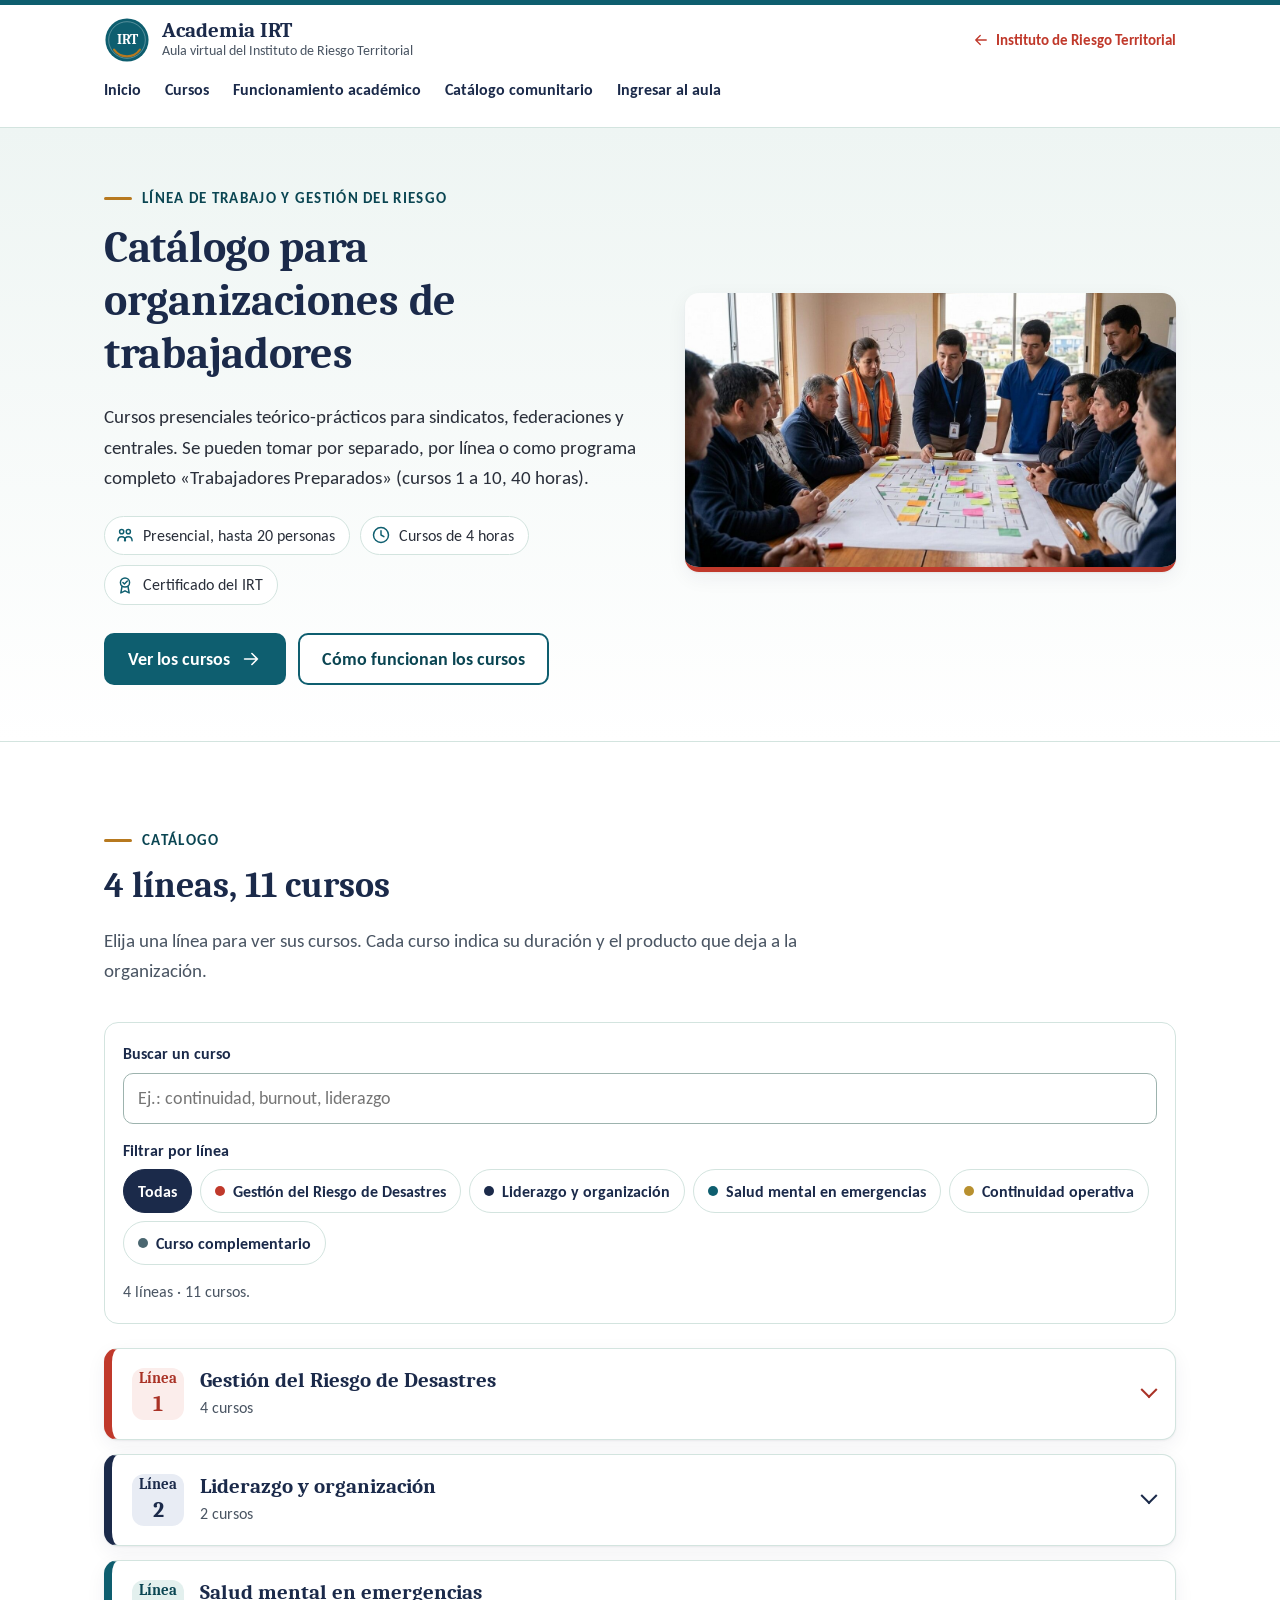
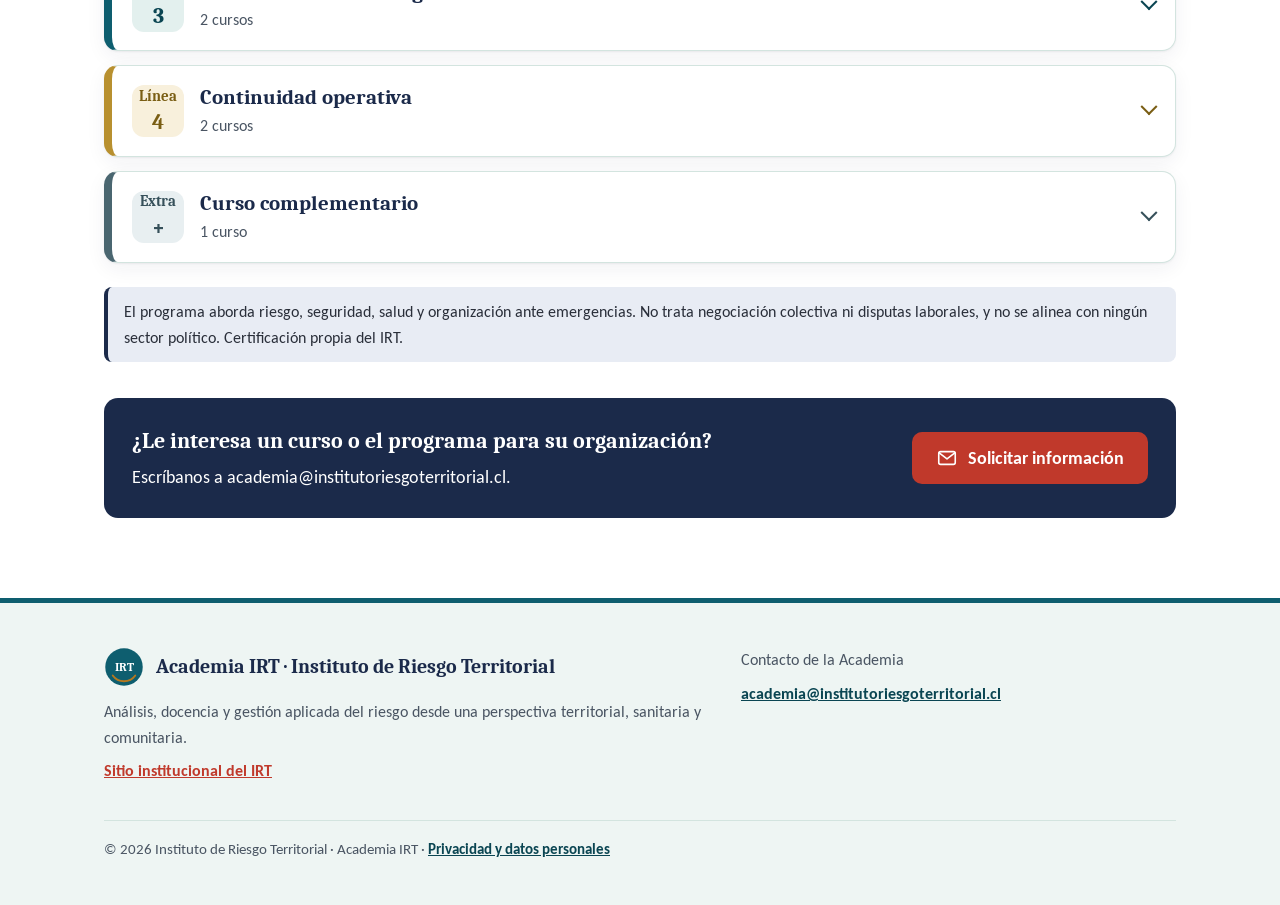
<file: catalogo-trabajadores/index.html>
<!doctype html>
<html lang="es">
<head>
<meta charset="utf-8">
<meta name="viewport" content="width=device-width, initial-scale=1">
<title>Catálogo para trabajadores · Academia IRT</title>
<meta name="description" content="Catálogo de la Academia IRT para organizaciones de trabajadores: 4 líneas y 11 cursos presenciales teórico-prácticos para sindicatos, federaciones y centrales.">
<link rel="canonical" href="https://cursos.institutoriesgoterritorial.cl/catalogo-trabajadores/">
<meta name="theme-color" content="#0E5E6F">
<link rel="icon" href="/assets/sello.svg?v=20261014" type="image/svg+xml">
<link rel="preconnect" href="https://fonts.googleapis.com">
<link rel="preconnect" href="https://fonts.gstatic.com" crossorigin>
<link href="https://fonts.googleapis.com/css2?family=Caladea:wght@400;700&family=Carlito:ital,wght@0,400;0,700;1,400&display=swap" rel="stylesheet">
<link rel="stylesheet" href="/assets/academia.css?v=20261113">
<link rel="stylesheet" href="/assets/comunitario.css?v=20261108b">
<link rel="stylesheet" href="/assets/trabajadores.css?v=20261110b">
</head>
<body>
<a class="saltar" href="#contenido">Saltar al contenido</a>

<header class="cabecera">
  <div class="wrap">
    <a class="marca" href="/">
      <svg class="sello" viewBox="0 0 64 64" aria-hidden="true"><circle cx="32" cy="32" r="30" fill="#0E5E6F"/><circle cx="32" cy="32" r="25.5" fill="none" stroke="#fff" stroke-opacity=".35" stroke-width="1.2"/><path d="M14 45.5a22 22 0 0 0 36 0" fill="none" stroke="#B7791F" stroke-width="3" stroke-linecap="round"/><text x="32" y="38" text-anchor="middle" font-family="Caladea, Cambria, Georgia, serif" font-weight="700" font-size="19" fill="#fff">IRT</text></svg>
      <span><b>Academia IRT</b><small>Aula virtual del Instituto de Riesgo Territorial</small></span>
    </a>
    <div class="cabecera__extra">
      <a class="volver-irt" href="https://institutoriesgoterritorial.cl" data-sitio="/"><svg class="ico" aria-hidden="true"><use href="/assets/iconos.svg?v=20261025#i-volver"/></svg>Instituto de Riesgo Territorial<span class="visual-oculto"> (sitio institucional)</span></a>
    </div>
    <nav class="menu" aria-label="Secciones de la Academia">
      <a href="/">Inicio</a>
      <a href="/#cursos">Cursos</a>
      <a href="/funcionamiento/">Funcionamiento académico</a>
      <a href="/catalogo-comunitario/">Catálogo comunitario</a>
      <a href="/cursos/">Ingresar al aula</a>
    </nav>
  </div>
</header>

<main id="contenido">

<section class="apertura-com" aria-labelledby="titulo-catalogo">
  <div class="wrap">
    <div>
      <span class="antetitulo">Línea de trabajo y gestión del riesgo</span>
      <h1 id="titulo-catalogo">Catálogo para organizaciones de trabajadores</h1>
      <p class="bajada">Cursos presenciales teórico-prácticos para sindicatos, federaciones y centrales. Se pueden tomar por separado, por línea o como programa completo «Trabajadores Preparados» (cursos 1 a 10, 40 horas).</p>
      <div class="datos">
        <span class="dato"><svg class="ico" aria-hidden="true"><use href="/assets/iconos.svg?v=20261025#i-presencial"/></svg>Presencial, hasta 20 personas</span>
        <span class="dato"><svg class="ico" aria-hidden="true"><use href="/assets/iconos.svg?v=20261025#i-reloj"/></svg>Cursos de 4 horas</span>
        <span class="dato"><svg class="ico" aria-hidden="true"><use href="/assets/iconos.svg?v=20261025#i-certificado"/></svg>Certificado del IRT</span>
      </div>
      <div class="btns">
        <a class="btn btn--primario" href="#catalogo">Ver los cursos<svg class="ico" aria-hidden="true"><use href="/assets/iconos.svg?v=20261025#i-flecha"/></svg></a>
        <a class="btn btn--secundario" href="/catalogo-trabajadores/como-funcionan/">Cómo funcionan los cursos</a>
      </div>
    </div>
    <figure>
      <img src="/assets/img/trabajadores/trabajo-gestion-riesgo.jpg" alt="Taller de capacitación con trabajadores de distintos rubros revisando el plano de un lugar de trabajo" width="1264" height="848" decoding="async">
    </figure>
  </div>
</section>

<section class="seccion" id="catalogo" aria-labelledby="titulo-lineas">
  <div class="wrap">
    <div class="encabezado">
      <span class="antetitulo">Catálogo</span>
      <h2 id="titulo-lineas">4 líneas, 11 cursos</h2>
      <p class="bajada">Elija una línea para ver sus cursos. Cada curso indica su duración y el producto que deja a la organización.</p>
    </div>

    <div class="cat-herramientas" data-cat-herramientas hidden>
      <div class="cat-buscador">
        <label for="cat-buscar">Buscar un curso</label>
        <input id="cat-buscar" type="search" placeholder="Ej.: continuidad, burnout, liderazgo" autocomplete="off" spellcheck="false" aria-describedby="cat-estado">
      </div>
      <fieldset class="cat-filtros">
        <legend>Filtrar por línea</legend>
        <button type="button" class="cat-filtro" data-cat-filtro="" aria-pressed="true">Todas</button>
        <button type="button" class="cat-filtro" data-cat-filtro="GRD" data-linea="GRD" aria-pressed="false"><i aria-hidden="true"></i>Gestión del Riesgo de Desastres</button>
        <button type="button" class="cat-filtro" data-cat-filtro="LID" data-linea="LID" aria-pressed="false"><i aria-hidden="true"></i>Liderazgo y organización</button>
        <button type="button" class="cat-filtro" data-cat-filtro="SMC" data-linea="SMC" aria-pressed="false"><i aria-hidden="true"></i>Salud mental en emergencias</button>
        <button type="button" class="cat-filtro" data-cat-filtro="CON" data-linea="CON" aria-pressed="false"><i aria-hidden="true"></i>Continuidad operativa</button>
        <button type="button" class="cat-filtro" data-cat-filtro="COM" data-linea="COM" aria-pressed="false"><i aria-hidden="true"></i>Curso complementario</button>
      </fieldset>
      <p class="cat-estado" id="cat-estado" data-cat-estado aria-live="polite">4 líneas · 11 cursos.</p>
    </div>

    <div class="lineas" data-catalogo-com>
      <details class="linea" id="linea-GRD" data-linea="GRD">
        <summary>
          <span class="linea__num"><span>Línea</span><b>1</b></span>
          <span><span class="linea__titulo">Gestión del Riesgo de Desastres</span><span class="linea__meta">4 cursos</span></span>
        </summary>
        <div class="linea__cuerpo">
          <ul class="cursos-com">
          <li class="curso-com" id="c-T01">
            <span class="curso-com__codigo">Curso 1</span>
            <div>
              <h4>Comprensión del Desastre</h4>
              <p>El desastre como resultado de procesos sociales y territoriales.</p>
              <p class="curso-com__lleva"><b>Producto:</b> mapa inicial de amenazas.</p>
              <div class="curso-com__tags"><span class="tag-com"><svg class="ico" aria-hidden="true"><use href="/assets/iconos.svg?v=20261025#i-reloj"/></svg>4 horas</span><span class="tag-com tag-com--tp"><svg class="ico" aria-hidden="true"><use href="/assets/iconos.svg?v=20261025#i-presencial"/></svg>Teórico-práctico</span></div>
            </div>
          </li>
          <li class="curso-com" id="c-T02">
            <span class="curso-com__codigo">Curso 2</span>
            <div>
              <h4>Riesgos en Latinoamérica y Vulnerabilidad Territorial</h4>
              <p>Principales riesgos de la región y cómo se distribuye la vulnerabilidad.</p>
              <p class="curso-com__lleva"><b>Producto:</b> matriz de vulnerabilidad.</p>
              <div class="curso-com__tags"><span class="tag-com"><svg class="ico" aria-hidden="true"><use href="/assets/iconos.svg?v=20261025#i-reloj"/></svg>4 horas</span><span class="tag-com tag-com--tp"><svg class="ico" aria-hidden="true"><use href="/assets/iconos.svg?v=20261025#i-presencial"/></svg>Teórico-práctico</span></div>
            </div>
          </li>
          <li class="curso-com" id="c-T03">
            <span class="curso-com__codigo">Curso 3</span>
            <div>
              <h4>Preparación Comunitaria y Respuesta Inicial</h4>
              <p>Preparación y primeras acciones ante una emergencia.</p>
              <p class="curso-com__lleva"><b>Producto:</b> acciones de las primeras 72 horas.</p>
              <div class="curso-com__tags"><span class="tag-com"><svg class="ico" aria-hidden="true"><use href="/assets/iconos.svg?v=20261025#i-reloj"/></svg>4 horas</span><span class="tag-com tag-com--tp"><svg class="ico" aria-hidden="true"><use href="/assets/iconos.svg?v=20261025#i-presencial"/></svg>Teórico-práctico</span></div>
            </div>
          </li>
          <li class="curso-com" id="c-T04">
            <span class="curso-com__codigo">Curso 4</span>
            <div>
              <h4>Recuperación, Salud Mental y Resiliencia Comunitaria</h4>
              <p>La recuperación como proceso social, sanitario y psicosocial.</p>
              <p class="curso-com__lleva"><b>Producto:</b> registro de capacidades propias.</p>
              <div class="curso-com__tags"><span class="tag-com"><svg class="ico" aria-hidden="true"><use href="/assets/iconos.svg?v=20261025#i-reloj"/></svg>4 horas</span><span class="tag-com tag-com--tp"><svg class="ico" aria-hidden="true"><use href="/assets/iconos.svg?v=20261025#i-presencial"/></svg>Teórico-práctico</span></div>
            </div>
          </li>
          </ul>
        </div>
      </details>
      <details class="linea" id="linea-LID" data-linea="LID">
        <summary>
          <span class="linea__num"><span>Línea</span><b>2</b></span>
          <span><span class="linea__titulo">Liderazgo y organización</span><span class="linea__meta">2 cursos</span></span>
        </summary>
        <div class="linea__cuerpo">
          <ul class="cursos-com">
          <li class="curso-com" id="c-T05">
            <span class="curso-com__codigo">Curso 5</span>
            <div>
              <h4>Liderazgo Sindical en Tiempos de Crisis</h4>
              <p>Conducir la organización con decisiones claras y comunicación confiable.</p>
              <p class="curso-com__lleva"><b>Producto:</b> protocolo de comunicación interna.</p>
              <div class="curso-com__tags"><span class="tag-com"><svg class="ico" aria-hidden="true"><use href="/assets/iconos.svg?v=20261025#i-reloj"/></svg>4 horas</span><span class="tag-com tag-com--tp"><svg class="ico" aria-hidden="true"><use href="/assets/iconos.svg?v=20261025#i-presencial"/></svg>Teórico-práctico</span></div>
            </div>
          </li>
          <li class="curso-com" id="c-T06">
            <span class="curso-com__codigo">Curso 6</span>
            <div>
              <h4>Organización Sindical en Emergencias</h4>
              <p>Roles, catastro de afiliados y coordinación con otros actores.</p>
              <p class="curso-com__lleva"><b>Producto:</b> organigrama de emergencia y ficha de catastro.</p>
              <div class="curso-com__tags"><span class="tag-com"><svg class="ico" aria-hidden="true"><use href="/assets/iconos.svg?v=20261025#i-reloj"/></svg>4 horas</span><span class="tag-com tag-com--tp"><svg class="ico" aria-hidden="true"><use href="/assets/iconos.svg?v=20261025#i-presencial"/></svg>Teórico-práctico</span></div>
            </div>
          </li>
          </ul>
        </div>
      </details>
      <details class="linea" id="linea-SMC" data-linea="SMC">
        <summary>
          <span class="linea__num"><span>Línea</span><b>3</b></span>
          <span><span class="linea__titulo">Salud mental en emergencias</span><span class="linea__meta">2 cursos</span></span>
        </summary>
        <div class="linea__cuerpo">
          <ul class="cursos-com">
          <li class="curso-com" id="c-T07">
            <span class="curso-com__codigo">Curso 7</span>
            <div>
              <h4>Primeros Auxilios Psicológicos</h4>
              <p>Acompañar a compañeros y familias, y reconocer cuándo derivar.</p>
              <p class="curso-com__lleva"><b>Producto:</b> mapa de derivación local.</p>
              <div class="curso-com__tags"><span class="tag-com"><svg class="ico" aria-hidden="true"><use href="/assets/iconos.svg?v=20261025#i-reloj"/></svg>4 horas</span><span class="tag-com tag-com--tp"><svg class="ico" aria-hidden="true"><use href="/assets/iconos.svg?v=20261025#i-presencial"/></svg>Teórico-práctico</span></div>
            </div>
          </li>
          <li class="curso-com" id="c-T08">
            <span class="curso-com__codigo">Curso 8</span>
            <div>
              <h4>Cuidado de Afiliados y Dirigencias: Desgaste y Burnout Territorial</h4>
              <p>Reconocer el desgaste acumulado y organizar el cuidado mutuo.</p>
              <p class="curso-com__lleva"><b>Producto:</b> plan de cuidado.</p>
              <div class="curso-com__tags"><span class="tag-com"><svg class="ico" aria-hidden="true"><use href="/assets/iconos.svg?v=20261025#i-reloj"/></svg>4 horas</span><span class="tag-com tag-com--tp"><svg class="ico" aria-hidden="true"><use href="/assets/iconos.svg?v=20261025#i-presencial"/></svg>Teórico-práctico</span></div>
            </div>
          </li>
          </ul>
        </div>
      </details>
      <details class="linea" id="linea-CON" data-linea="CON">
        <summary>
          <span class="linea__num"><span>Línea</span><b>4</b></span>
          <span><span class="linea__titulo">Continuidad operativa</span><span class="linea__meta">2 cursos</span></span>
        </summary>
        <div class="linea__cuerpo">
          <ul class="cursos-com">
          <li class="curso-com" id="c-T09">
            <span class="curso-com__codigo">Curso 9</span>
            <div>
              <h4>Continuidad Operativa: el Centro de Trabajo como Territorio de Riesgo</h4>
              <p>Leer el lugar de trabajo como territorio de riesgo.</p>
              <p class="curso-com__lleva"><b>Producto:</b> matriz de continuidad del lugar de trabajo.</p>
              <div class="curso-com__tags"><span class="tag-com"><svg class="ico" aria-hidden="true"><use href="/assets/iconos.svg?v=20261025#i-reloj"/></svg>4 horas</span><span class="tag-com tag-com--tp"><svg class="ico" aria-hidden="true"><use href="/assets/iconos.svg?v=20261025#i-presencial"/></svg>Teórico-práctico</span></div>
            </div>
          </li>
          <li class="curso-com" id="c-T10">
            <span class="curso-com__codigo">Curso 10</span>
            <div>
              <h4>Taller Aplicado: Plan de Continuidad Sindical y Laboral</h4>
              <p>Integrar lo aprendido en un plan propio y ponerlo a prueba.</p>
              <p class="curso-com__lleva"><b>Producto:</b> plan de continuidad de la organización.</p>
              <div class="curso-com__tags"><span class="tag-com"><svg class="ico" aria-hidden="true"><use href="/assets/iconos.svg?v=20261025#i-reloj"/></svg>4 horas</span><span class="tag-com tag-com--tp"><svg class="ico" aria-hidden="true"><use href="/assets/iconos.svg?v=20261025#i-presencial"/></svg>Teórico-práctico</span></div>
            </div>
          </li>
          </ul>
        </div>
      </details>
      <details class="linea" id="linea-COM" data-linea="COM">
        <summary>
          <span class="linea__num"><span>Extra</span><b>+</b></span>
          <span><span class="linea__titulo">Curso complementario</span><span class="linea__meta">1 curso</span></span>
        </summary>
        <div class="linea__cuerpo">
          <p class="linea__nota" role="note">No forma parte del programa de 40 horas.</p>
          <ul class="cursos-com">
          <li class="curso-com" id="c-T11">
            <span class="curso-com__codigo">Curso 11</span>
            <div>
              <h4>Contraparte Técnica en Seguridad y Salud</h4>
              <p>Leer, observar y mejorar el plan de emergencias del lugar de trabajo.</p>
              <p class="curso-com__lleva"><b>Producto:</b> observación técnica con propuestas de mejora.</p>
              <div class="curso-com__tags"><span class="tag-com"><svg class="ico" aria-hidden="true"><use href="/assets/iconos.svg?v=20261025#i-reloj"/></svg>4 horas</span><span class="tag-com tag-com--tp"><svg class="ico" aria-hidden="true"><use href="/assets/iconos.svg?v=20261025#i-presencial"/></svg>Teórico-práctico</span></div>
            </div>
          </li>
          </ul>
        </div>
      </details>
    </div>
    <p class="cat-vacio" data-cat-vacio hidden>No encontramos cursos con ese texto. Pruebe con otra palabra o elija «Todas».</p>

    <p class="linea__nota" role="note" style="margin-top:24px;--acento:var(--irt-marino);--acento-claro:#E8ECF4">El programa aborda riesgo, seguridad, salud y organización ante emergencias. No trata negociación colectiva ni disputas laborales, y no se alinea con ningún sector político. Certificación propia del IRT.</p>

    <div class="cierre-com">
      <p><b>¿Le interesa un curso o el programa para su organización?</b>Escríbanos a academia@institutoriesgoterritorial.cl.</p>
      <a class="btn btn--irt" href="mailto:academia@institutoriesgoterritorial.cl"><svg class="ico" aria-hidden="true"><use href="/assets/iconos.svg?v=20261025#i-correo"/></svg>Solicitar información</a>
    </div>
  </div>
</section>

</main>

<footer class="pie">
  <div class="wrap">
    <div>
      <div class="pie__marca">
        <svg class="sello" viewBox="0 0 64 64" aria-hidden="true" style="width:40px;height:40px"><circle cx="32" cy="32" r="30" fill="#0E5E6F"/><path d="M14 45.5a22 22 0 0 0 36 0" fill="none" stroke="#B7791F" stroke-width="3" stroke-linecap="round"/><text x="32" y="38" text-anchor="middle" font-family="Caladea, Cambria, Georgia, serif" font-weight="700" font-size="19" fill="#fff">IRT</text></svg>
        <b>Academia IRT · Instituto de Riesgo Territorial</b>
      </div>
      <p>Análisis, docencia y gestión aplicada del riesgo desde una perspectiva territorial, sanitaria y comunitaria.</p>
      <p><a class="pie__irt" href="https://institutoriesgoterritorial.cl" data-sitio="/">Sitio institucional del IRT</a></p>
    </div>
    <div>
      <p>Contacto de la Academia</p>
      <p><a class="correo" href="mailto:academia@institutoriesgoterritorial.cl">academia@institutoriesgoterritorial.cl</a></p>
    </div>
    <p class="pie__copy">© 2026 Instituto de Riesgo Territorial · Academia IRT · <a href="/privacidad/">Privacidad y datos personales</a></p>
  </div>
</footer>

<script src="/assets/academia.js?v=20261014"></script>
<script src="/assets/comunitario.js?v=20261110"></script>
</body>
</html>
</file>
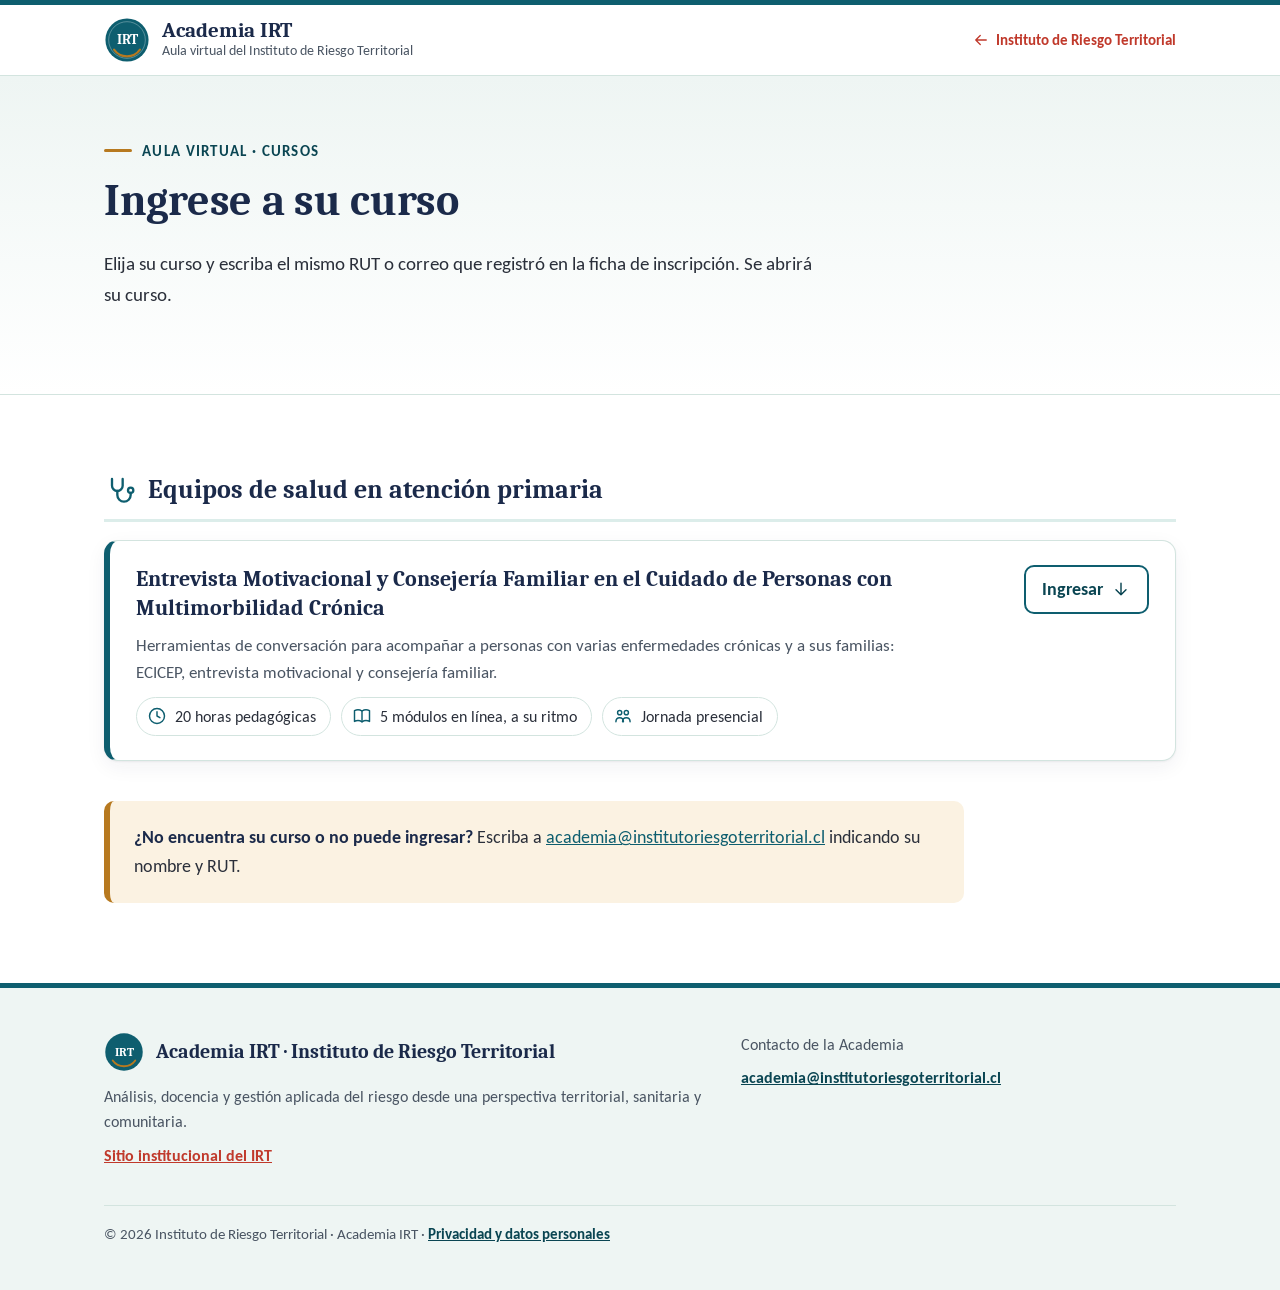
<file: cursos/index.html>
<!doctype html>
<html lang="es">
<head>
<meta charset="utf-8">
<meta name="viewport" content="width=device-width, initial-scale=1">
<meta name="robots" content="noindex, nofollow">
<title>Academia IRT · Cursos del aula</title>
<meta name="description" content="Cursos del aula virtual de la Academia IRT. Ingrese a su curso con el RUT o correo de su ficha de inscripción.">
<meta name="theme-color" content="#0E5E6F">
<link rel="icon" href="/assets/sello.svg?v=20261014" type="image/svg+xml">
<link rel="preconnect" href="https://fonts.googleapis.com">
<link rel="preconnect" href="https://fonts.gstatic.com" crossorigin>
<link href="https://fonts.googleapis.com/css2?family=Caladea:wght@400;700&family=Carlito:ital,wght@0,400;0,700;1,400&display=swap" rel="stylesheet">
<link rel="stylesheet" href="/assets/academia.css?v=20261113">
</head>
<body>
<a class="saltar" href="#contenido">Saltar al contenido</a>

<header class="cabecera">
  <div class="wrap">
    <a class="marca" href="/">
      <svg class="sello" viewBox="0 0 64 64" aria-hidden="true"><circle cx="32" cy="32" r="30" fill="#0E5E6F"/><circle cx="32" cy="32" r="25.5" fill="none" stroke="#fff" stroke-opacity=".35" stroke-width="1.2"/><path d="M14 45.5a22 22 0 0 0 36 0" fill="none" stroke="#B7791F" stroke-width="3" stroke-linecap="round"/><text x="32" y="38" text-anchor="middle" font-family="Caladea, Cambria, Georgia, serif" font-weight="700" font-size="19" fill="#fff">IRT</text></svg>
      <span><b>Academia IRT</b><small>Aula virtual del Instituto de Riesgo Territorial</small></span>
    </a>
    <div class="cabecera__extra">
      <a class="volver-irt" href="https://institutoriesgoterritorial.cl" data-sitio="/"><svg class="ico" aria-hidden="true"><use href="/assets/iconos.svg?v=20261025#i-volver"/></svg>Instituto de Riesgo Territorial<span class="visual-oculto"> (sitio institucional)</span></a>
    </div>
  </div>
</header>

<main id="contenido">

<div class="curso-apertura">
  <div class="wrap">
    <span class="antetitulo">Aula virtual · Cursos</span>
    <h1>Ingrese a su curso</h1>
    <p class="bajada">Elija su curso y escriba el mismo RUT o correo que registró en la ficha de inscripción. Se abrirá su curso.</p>
  </div>
</div>

<section class="seccion" aria-labelledby="titulo-lista">
  <div class="wrap">
    <h2 id="titulo-lista" class="visual-oculto">Cursos del aula</h2>

    <!-- GRUPO DE CURSOS · Un bloque <div class="grupo-cursos"> por área de formación.
         Para sumar un curso: copie un <li class="curso-item"> completo, cambie los textos,
         el id del panel (aria-controls / id) y data-curso, y agregue el curso en assets/aula-cursos.js. -->
    <div class="grupo-cursos">
      <h3 class="grupo-cursos__titulo"><svg class="ico ico--g" aria-hidden="true"><use href="/assets/iconos.svg?v=20261025#i-aps"/></svg>Equipos de salud en atención primaria</h3>
      <ul class="lista-cursos">

        <li class="curso-item">
          <div class="curso-item__cabeza">
            <h4 class="curso-item__titulo">
              <button type="button" class="curso-item__boton" data-desplegar aria-expanded="false" aria-controls="ingreso-entrevista-motivacional">Entrevista Motivacional y Consejería Familiar en el Cuidado de Personas con Multimorbilidad Crónica</button>
            </h4>
            <span class="curso-item__accion" aria-hidden="true">Ingresar<svg class="ico" aria-hidden="true"><use href="/assets/iconos.svg?v=20261025#i-flecha"/></svg></span>
            <p class="curso-item__desc">Herramientas de conversación para acompañar a personas con varias enfermedades crónicas y a sus familias: ECICEP, entrevista motivacional y consejería familiar.</p>
            <div class="datos">
              <span class="dato"><svg class="ico" aria-hidden="true"><use href="/assets/iconos.svg?v=20261025#i-reloj"/></svg>20 horas pedagógicas</span>
              <span class="dato"><svg class="ico" aria-hidden="true"><use href="/assets/iconos.svg?v=20261025#i-modulo"/></svg>5 módulos en línea, a su ritmo</span>
              <span class="dato"><svg class="ico" aria-hidden="true"><use href="/assets/iconos.svg?v=20261025#i-presencial"/></svg>Jornada presencial</span>
            </div>
          </div>
          <div class="curso-item__panel" id="ingreso-entrevista-motivacional" hidden>
            <form class="acceso acceso--panel" data-curso="entrevista-motivacional" novalidate>
              <div class="campo">
                <label for="em-id">RUT o correo electrónico</label>
                <input id="em-id" name="identificador" type="text" inputmode="text" autocomplete="email" autocapitalize="none" spellcheck="false" aria-describedby="em-ayuda" required>
                <p class="campo__ayuda" id="em-ayuda">Use el mismo RUT o correo que registró en la ficha de inscripción. RUT sin puntos y con guion: 12345678-9</p>
              </div>
              <div class="campo campo--correo" hidden>
                <label for="em-correo">Correo electrónico</label>
                <input id="em-correo" name="correo" type="email" inputmode="email" autocomplete="email" autocapitalize="none" spellcheck="false">
              </div>
              <div class="aviso" role="status" aria-live="polite"></div>
              <button type="submit" class="btn btn--primario">Ingresar al curso</button>
            </form>
            <p class="curso-item__info"><a href="/cursos/entrevista-motivacional/">Ver la presentación del curso</a></p>
          </div>
        </li>

      </ul>
    </div>

    <div class="recuadro lista-ayuda">
      <p><b>¿No encuentra su curso o no puede ingresar?</b> Escriba a <a class="correo" href="mailto:academia@institutoriesgoterritorial.cl">academia@institutoriesgoterritorial.cl</a> indicando su nombre y RUT.</p>
    </div>
  </div>
</section>

</main>

<footer class="pie">
  <div class="wrap">
    <div>
      <div class="pie__marca">
        <svg class="sello" viewBox="0 0 64 64" aria-hidden="true" style="width:40px;height:40px"><circle cx="32" cy="32" r="30" fill="#0E5E6F"/><path d="M14 45.5a22 22 0 0 0 36 0" fill="none" stroke="#B7791F" stroke-width="3" stroke-linecap="round"/><text x="32" y="38" text-anchor="middle" font-family="Caladea, Cambria, Georgia, serif" font-weight="700" font-size="19" fill="#fff">IRT</text></svg>
        <b>Academia IRT · Instituto de Riesgo Territorial</b>
      </div>
      <p>Análisis, docencia y gestión aplicada del riesgo desde una perspectiva territorial, sanitaria y comunitaria.</p>
      <p><a class="pie__irt" href="https://institutoriesgoterritorial.cl" data-sitio="/">Sitio institucional del IRT</a></p>
    </div>
    <div>
      <p>Contacto de la Academia</p>
      <p><a class="correo" href="mailto:academia@institutoriesgoterritorial.cl">academia@institutoriesgoterritorial.cl</a></p>
    </div>
    <p class="pie__copy">© 2026 Instituto de Riesgo Territorial · Academia IRT · <a href="/privacidad/">Privacidad y datos personales</a></p>
  </div>
</footer>

<script src="/assets/academia.js?v=20261014"></script>
<script src="/assets/aula-cursos.js?v=20261018"></script>
<script src="/assets/inscripcion.js?v=20261017"></script>
<script src="/assets/aula-acceso.js?v=20261025"></script>
</body>
</html>
</file>
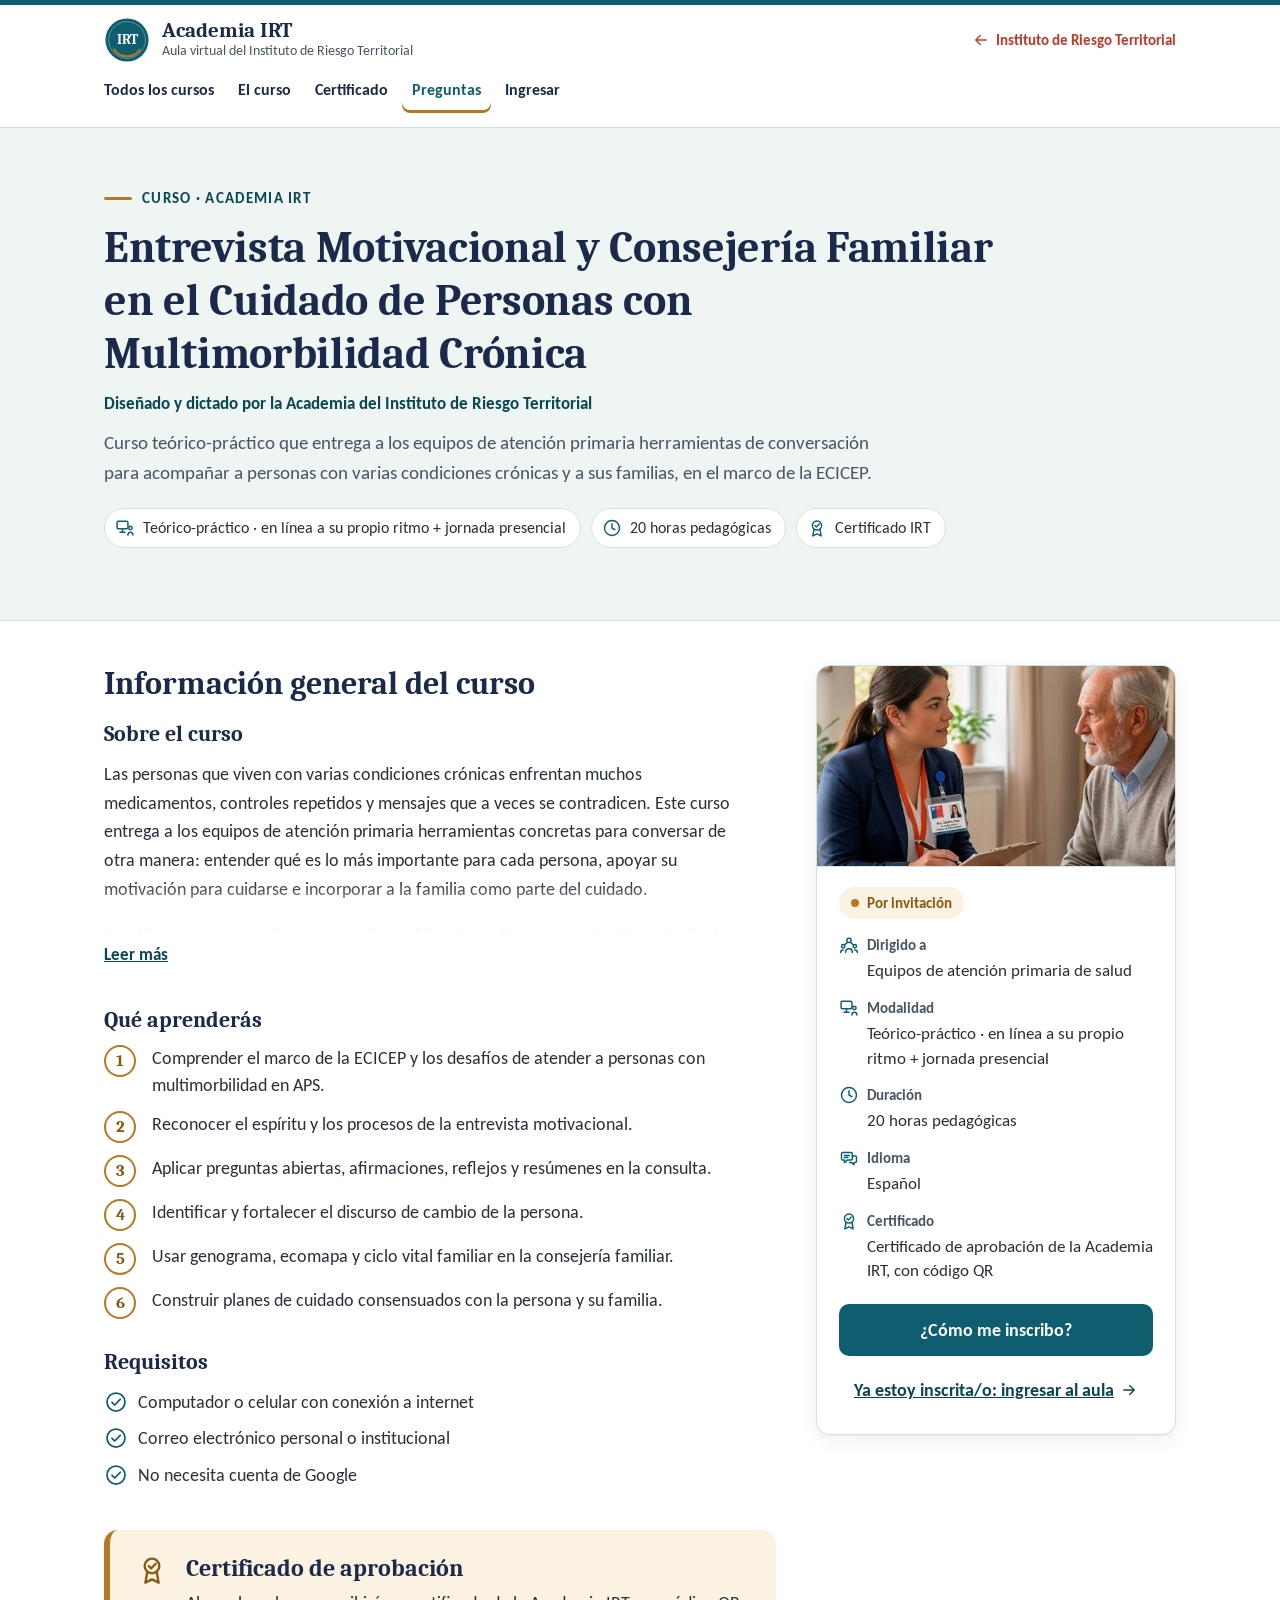
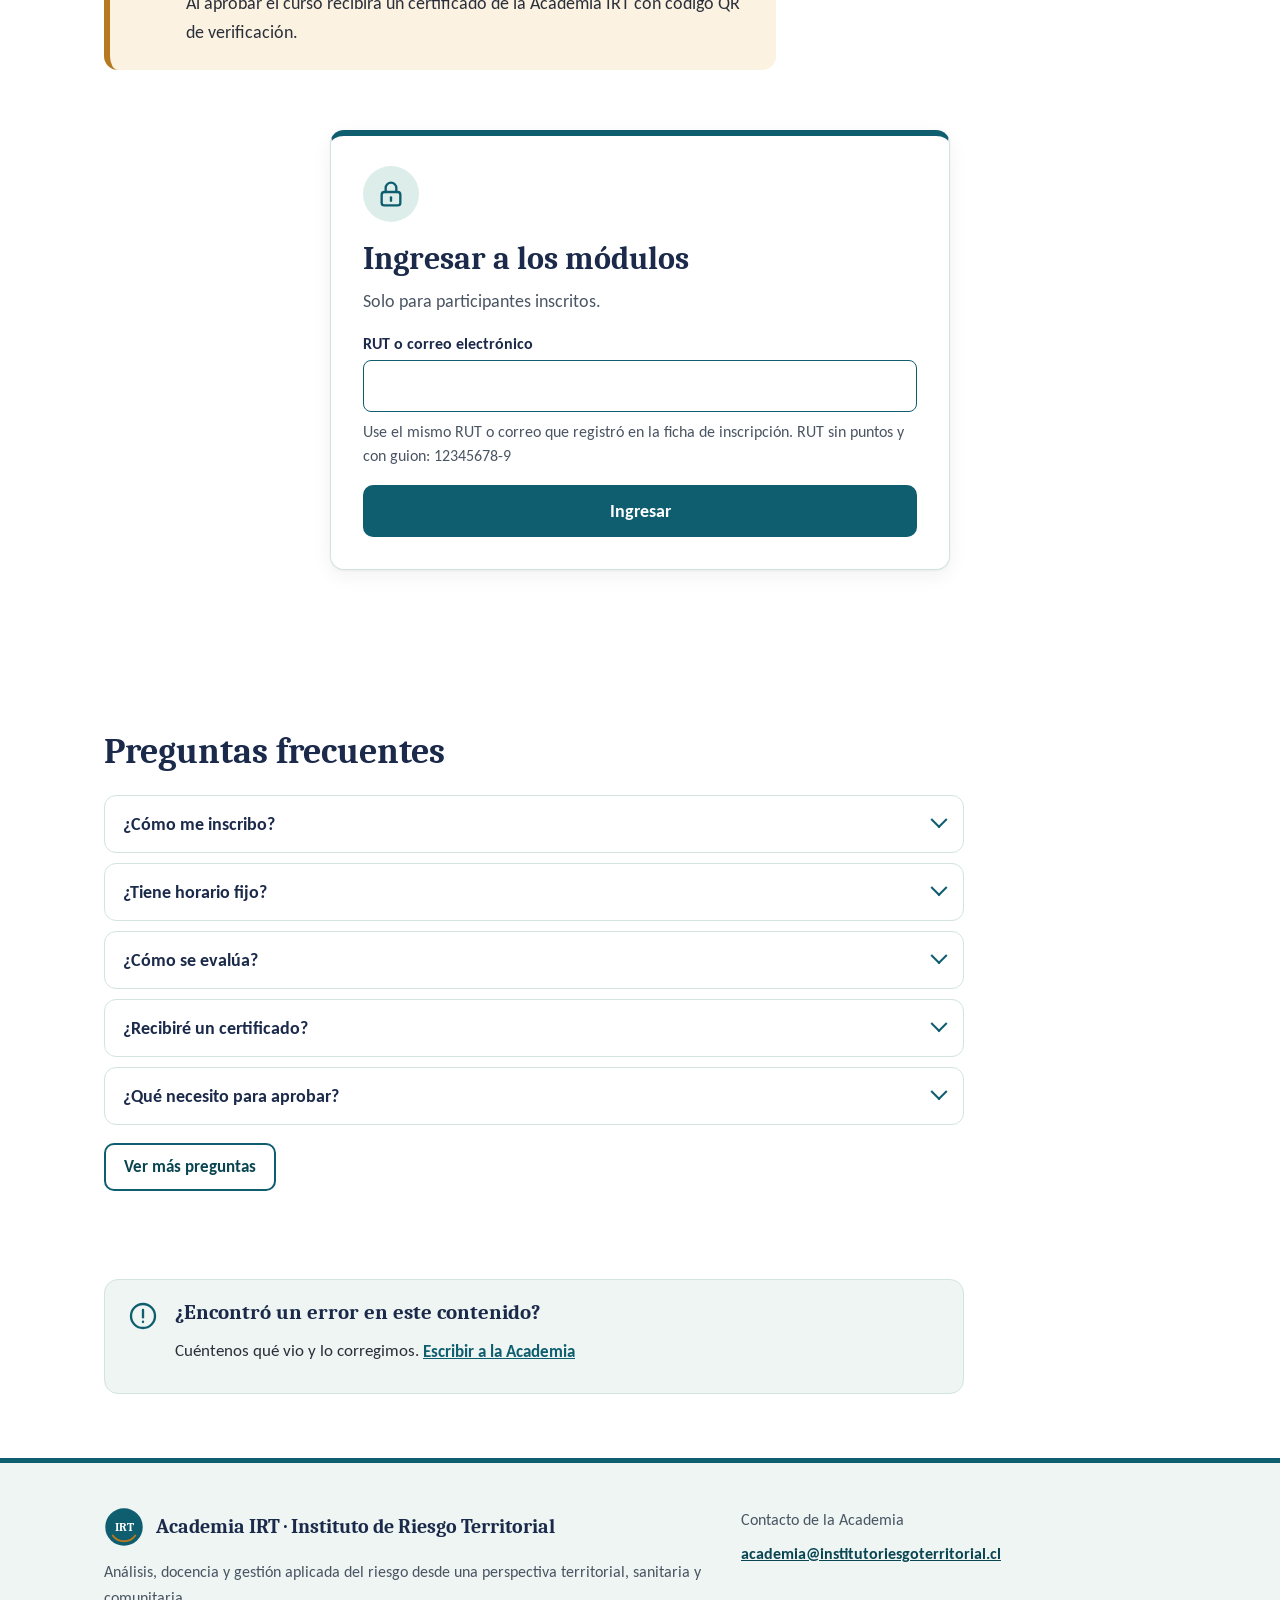
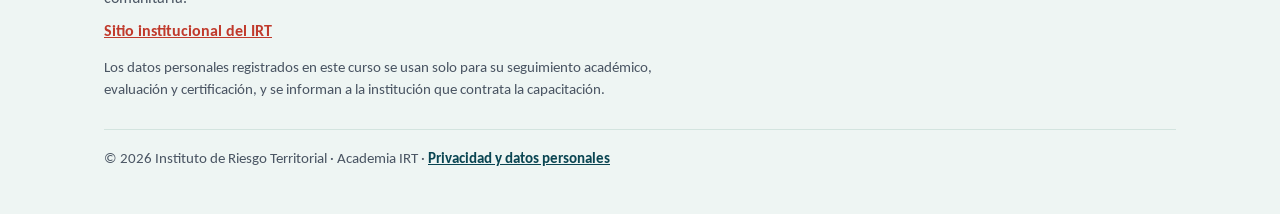
<file: donihue-2026-k7q3x9/index.html>
<!doctype html>
<html lang="es">
<head>
<meta charset="utf-8">
<meta name="viewport" content="width=device-width, initial-scale=1">
<meta name="robots" content="noindex, nofollow">
<script>
  // Lleva al curso conservando el ancla de los correos antiguos (#modulo-3, #jornada, #modulos…):
  // la sala del curso abre la pestaña y el tema que corresponde después de ingresar.
  location.replace('/cursos/entrevista-motivacional/' + (/^#[\w-]+$/.test(location.hash) ? location.hash : ''));
</script>
<noscript><meta http-equiv="refresh" content="0; url=/cursos/entrevista-motivacional/"></noscript>
<link rel="canonical" href="https://cursos.institutoriesgoterritorial.cl/cursos/entrevista-motivacional/">
<title>Academia IRT · El curso cambió de dirección</title>
<meta name="theme-color" content="#0E5E6F">
<link rel="icon" href="/assets/sello.svg?v=20261014" type="image/svg+xml">
<link rel="preconnect" href="https://fonts.googleapis.com">
<link rel="preconnect" href="https://fonts.gstatic.com" crossorigin>
<link href="https://fonts.googleapis.com/css2?family=Caladea:wght@400;700&family=Carlito:ital,wght@0,400;0,700;1,400&display=swap" rel="stylesheet">
<link rel="stylesheet" href="/assets/academia.css?v=20261113">
</head>
<body>
<!-- Dirección antigua del curso. Se mantiene porque hay correos enviados con ella:
     solo redirige a la página nueva. No agregar enlaces a materiales. -->
<header class="cabecera">
  <div class="wrap">
    <a class="marca" href="/">
      <svg class="sello" viewBox="0 0 64 64" aria-hidden="true"><circle cx="32" cy="32" r="30" fill="#0E5E6F"/><circle cx="32" cy="32" r="25.5" fill="none" stroke="#fff" stroke-opacity=".35" stroke-width="1.2"/><path d="M14 45.5a22 22 0 0 0 36 0" fill="none" stroke="#B7791F" stroke-width="3" stroke-linecap="round"/><text x="32" y="38" text-anchor="middle" font-family="Caladea, Cambria, Georgia, serif" font-weight="700" font-size="19" fill="#fff">IRT</text></svg>
      <span><b>Academia IRT</b><small>Aula virtual del Instituto de Riesgo Territorial</small></span>
    </a>
    <div class="cabecera__extra">
      <a class="volver-irt" href="https://institutoriesgoterritorial.cl" data-sitio="/"><svg class="ico" aria-hidden="true"><use href="/assets/iconos.svg?v=20261025#i-volver"/></svg>Instituto de Riesgo Territorial<span class="visual-oculto"> (sitio institucional)</span></a>
    </div>
  </div>
</header>

<main class="simple">
  <div class="wrap">
    <div class="tarjeta tarjeta--banda">
      <span class="antetitulo">Aula virtual</span>
      <h1 style="font-size:clamp(30px,4.4vw,42px)">El curso cambió de dirección</h1>
      <p>Ahora se ingresa a los módulos con el RUT o el correo de la ficha de inscripción, desde la nueva página del curso. Si la página no cambia sola en unos segundos, use el botón.</p>
      <div class="btns">
        <a class="btn btn--primario" href="/cursos/entrevista-motivacional/">Ir al curso</a>
      </div>
    </div>
  </div>
</main>

<footer class="pie">
  <div class="wrap">
    <div>
      <div class="pie__marca"><b>Academia IRT · Instituto de Riesgo Territorial</b></div>
      <p><a class="pie__irt" href="https://institutoriesgoterritorial.cl" data-sitio="/">Sitio institucional del IRT</a></p>
    </div>
    <div>
      <p>Contacto de la Academia</p>
      <p><a class="correo" href="mailto:academia@institutoriesgoterritorial.cl">academia@institutoriesgoterritorial.cl</a></p>
    </div>
    <p class="pie__copy">© 2026 Instituto de Riesgo Territorial · Academia IRT</p>
  </div>
</footer>
<script src="/assets/academia.js?v=20261014"></script>
</body>
</html>
</file>
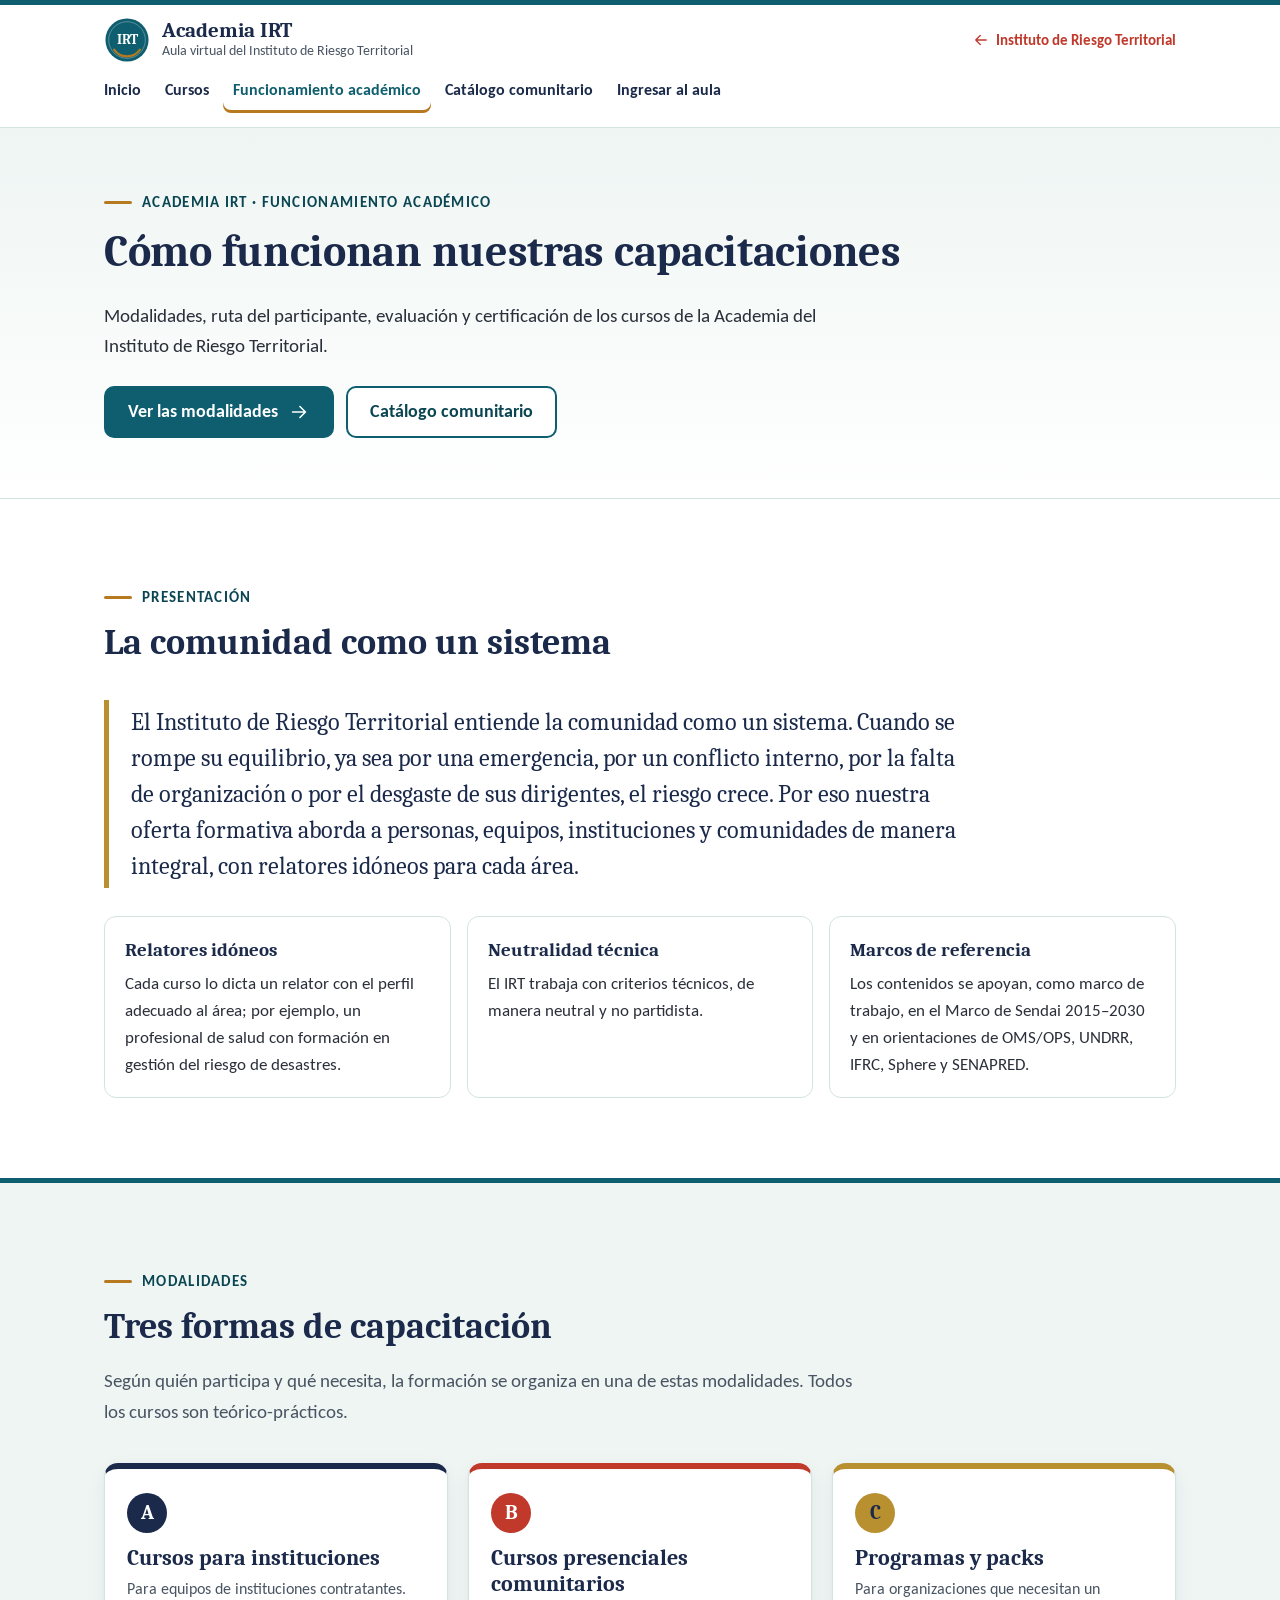
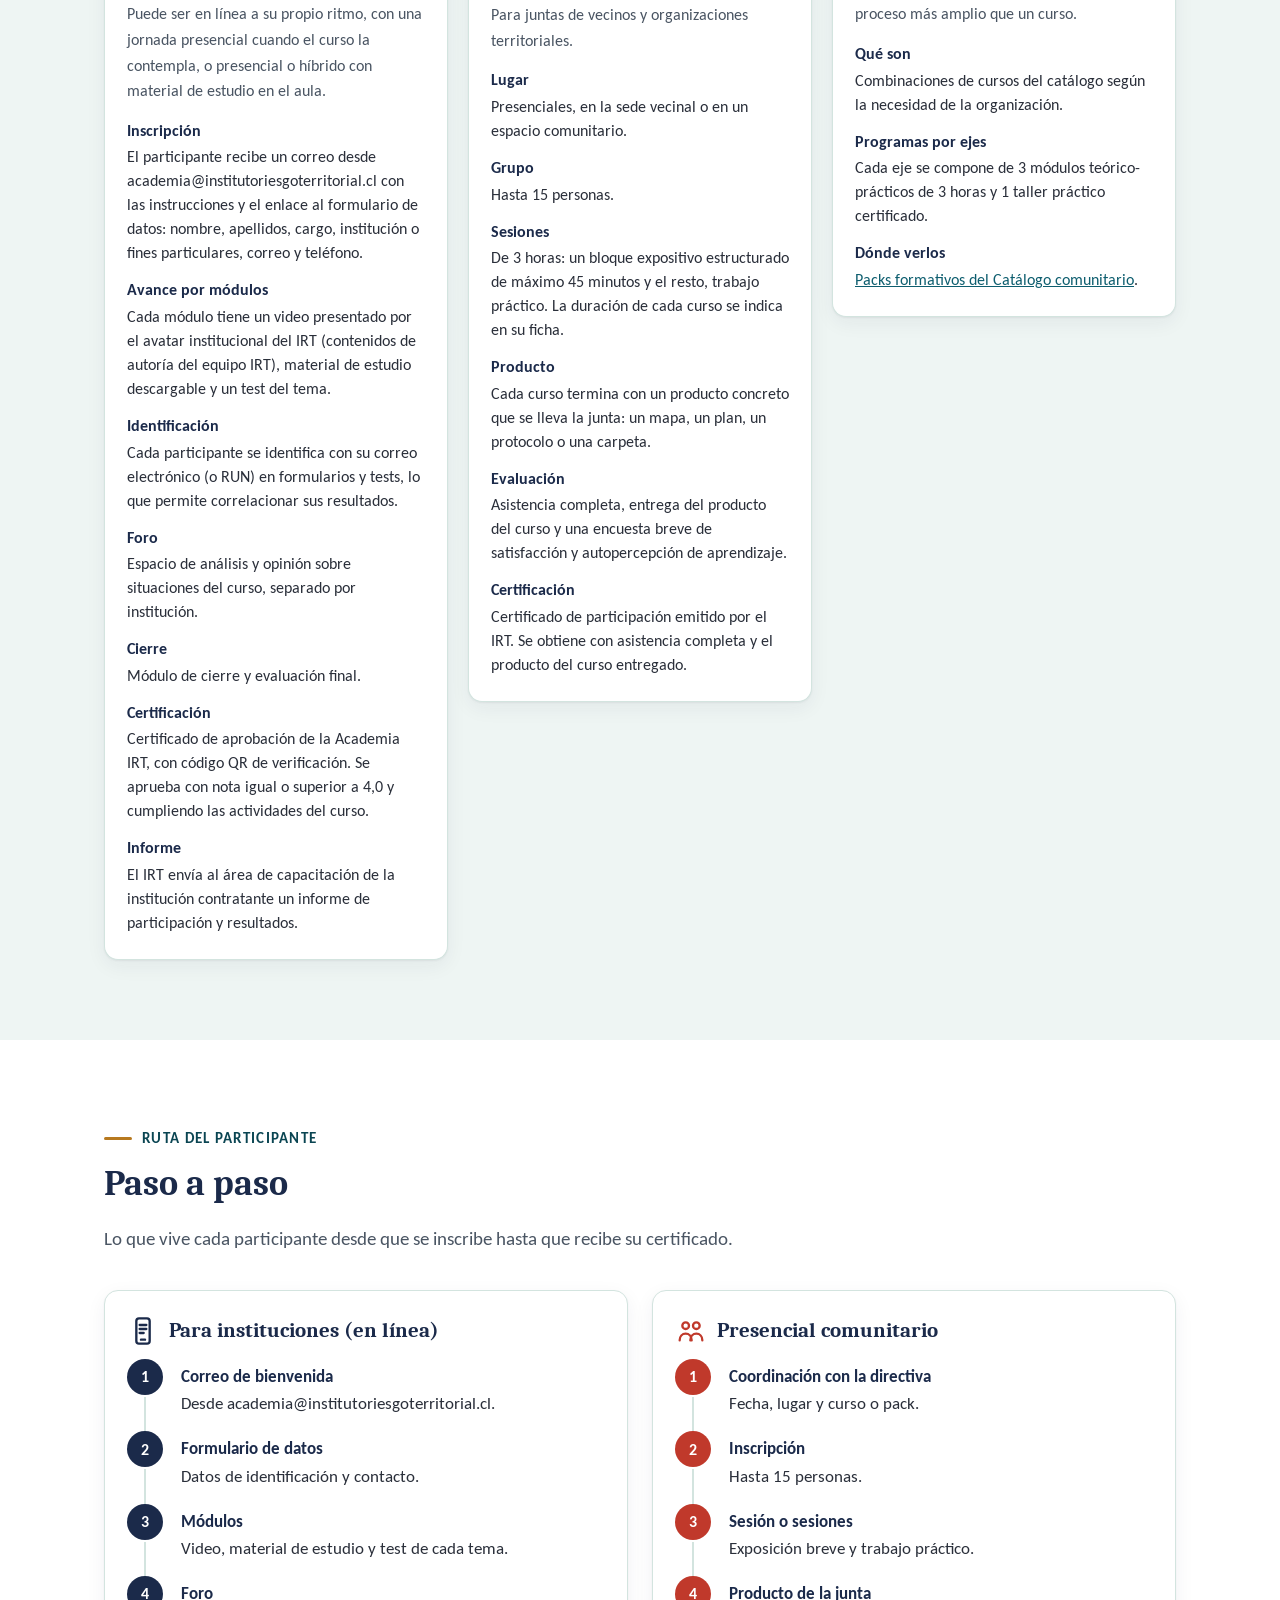
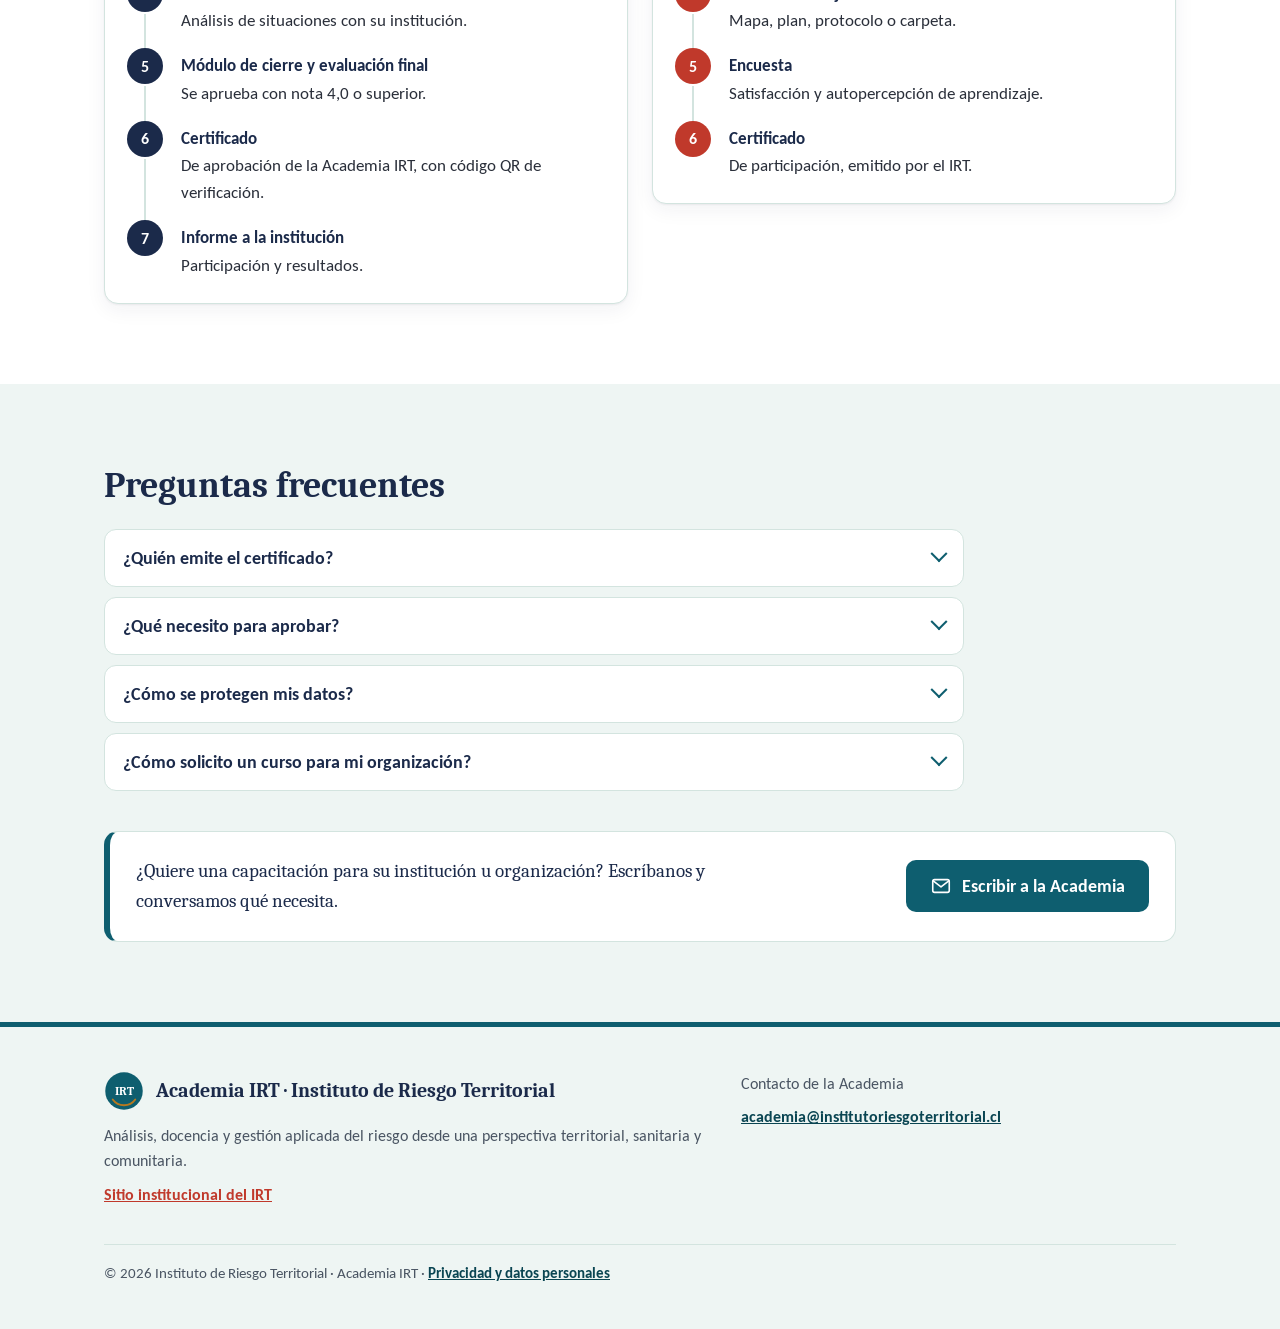
<file: funcionamiento/index.html>
<!doctype html>
<html lang="es">
<head>
<meta charset="utf-8">
<meta name="viewport" content="width=device-width, initial-scale=1">
<title>Funcionamiento académico · Academia IRT</title>
<meta name="description" content="Cómo funcionan las capacitaciones de la Academia IRT: cursos para instituciones, cursos presenciales comunitarios, programas y packs, ruta del participante y certificación.">
<link rel="canonical" href="https://cursos.institutoriesgoterritorial.cl/funcionamiento/">
<meta name="theme-color" content="#0E5E6F">
<link rel="icon" href="/assets/sello.svg?v=20261014" type="image/svg+xml">
<link rel="preconnect" href="https://fonts.googleapis.com">
<link rel="preconnect" href="https://fonts.gstatic.com" crossorigin>
<link href="https://fonts.googleapis.com/css2?family=Caladea:wght@400;700&family=Carlito:ital,wght@0,400;0,700;1,400&display=swap" rel="stylesheet">
<link rel="stylesheet" href="/assets/academia.css?v=20261113">
<link rel="stylesheet" href="/assets/comunitario.css?v=20261108b">
</head>
<body>
<a class="saltar" href="#contenido">Saltar al contenido</a>

<header class="cabecera">
  <div class="wrap">
    <a class="marca" href="/">
      <svg class="sello" viewBox="0 0 64 64" aria-hidden="true"><circle cx="32" cy="32" r="30" fill="#0E5E6F"/><circle cx="32" cy="32" r="25.5" fill="none" stroke="#fff" stroke-opacity=".35" stroke-width="1.2"/><path d="M14 45.5a22 22 0 0 0 36 0" fill="none" stroke="#B7791F" stroke-width="3" stroke-linecap="round"/><text x="32" y="38" text-anchor="middle" font-family="Caladea, Cambria, Georgia, serif" font-weight="700" font-size="19" fill="#fff">IRT</text></svg>
      <span><b>Academia IRT</b><small>Aula virtual del Instituto de Riesgo Territorial</small></span>
    </a>
    <div class="cabecera__extra">
      <a class="volver-irt" href="https://institutoriesgoterritorial.cl" data-sitio="/"><svg class="ico" aria-hidden="true"><use href="/assets/iconos.svg?v=20261025#i-volver"/></svg>Instituto de Riesgo Territorial<span class="visual-oculto"> (sitio institucional)</span></a>
    </div>
    <nav class="menu" aria-label="Secciones de la Academia">
      <a href="/">Inicio</a>
      <a href="/#cursos">Cursos</a>
      <a href="/funcionamiento/" aria-current="true">Funcionamiento académico</a>
      <a href="/catalogo-comunitario/">Catálogo comunitario</a>
      <a href="/cursos/">Ingresar al aula</a>
    </nav>
  </div>
</header>

<main id="contenido">

<div class="curso-apertura">
  <div class="wrap">
    <span class="antetitulo">Academia IRT · Funcionamiento académico</span>
    <h1>Cómo funcionan nuestras capacitaciones</h1>
    <p class="bajada">Modalidades, ruta del participante, evaluación y certificación de los cursos de la Academia del Instituto de Riesgo Territorial.</p>
    <div class="btns">
      <a class="btn btn--primario" href="#modalidades">Ver las modalidades<svg class="ico" aria-hidden="true"><use href="/assets/iconos.svg?v=20261025#i-flecha"/></svg></a>
      <a class="btn btn--secundario" href="/catalogo-comunitario/">Catálogo comunitario</a>
    </div>
  </div>
</div>

<section class="seccion" id="presentacion" aria-labelledby="titulo-presentacion">
  <div class="wrap">
    <div class="encabezado">
      <span class="antetitulo">Presentación</span>
      <h2 id="titulo-presentacion">La comunidad como un sistema</h2>
    </div>
    <p class="presentacion">El Instituto de Riesgo Territorial entiende la comunidad como un sistema. Cuando se rompe su equilibrio, ya sea por una emergencia, por un conflicto interno, por la falta de organización o por el desgaste de sus dirigentes, el riesgo crece. Por eso nuestra oferta formativa aborda a personas, equipos, instituciones y comunidades de manera integral, con relatores idóneos para cada área.</p>
    <ul class="principios">
      <li><b>Relatores idóneos</b>Cada curso lo dicta un relator con el perfil adecuado al área; por ejemplo, un profesional de salud con formación en gestión del riesgo de desastres.</li>
      <li><b>Neutralidad técnica</b>El IRT trabaja con criterios técnicos, de manera neutral y no partidista.</li>
      <li><b>Marcos de referencia</b>Los contenidos se apoyan, como marco de trabajo, en el Marco de Sendai 2015–2030 y en orientaciones de OMS/OPS, UNDRR, IFRC, Sphere y SENAPRED.</li>
    </ul>
  </div>
</section>

<section class="seccion seccion--salvia seccion--banda" id="modalidades" aria-labelledby="titulo-modalidades">
  <div class="wrap">
    <div class="encabezado">
      <span class="antetitulo">Modalidades</span>
      <h2 id="titulo-modalidades">Tres formas de capacitación</h2>
      <p class="bajada">Según quién participa y qué necesita, la formación se organiza en una de estas modalidades. Todos los cursos son teórico-prácticos.</p>
    </div>
    <div class="modalidades">
      <article class="modalidad modalidad--a" id="en-linea" aria-labelledby="mod-a">
        <span class="modalidad__letra" aria-hidden="true">A</span>
        <h3 id="mod-a">Cursos para instituciones</h3>
        <p class="modalidad__para">Para equipos de instituciones contratantes. Puede ser en línea a su propio ritmo, con una jornada presencial cuando el curso la contempla, o presencial o híbrido con material de estudio en el aula.</p>
        <dl>
          <div><dt>Inscripción</dt><dd>El participante recibe un correo desde <span class="correo">academia@institutoriesgoterritorial.cl</span> con las instrucciones y el enlace al formulario de datos: nombre, apellidos, cargo, institución o fines particulares, correo y teléfono.</dd></div>
          <div><dt>Avance por módulos</dt><dd>Cada módulo tiene un video presentado por el avatar institucional del IRT (contenidos de autoría del equipo IRT), material de estudio descargable y un test del tema.</dd></div>
          <div><dt>Identificación</dt><dd>Cada participante se identifica con su correo electrónico (o RUN) en formularios y tests, lo que permite correlacionar sus resultados.</dd></div>
          <div><dt>Foro</dt><dd>Espacio de análisis y opinión sobre situaciones del curso, separado por institución.</dd></div>
          <div><dt>Cierre</dt><dd>Módulo de cierre y evaluación final.</dd></div>
          <div><dt>Certificación</dt><dd>Certificado de aprobación de la Academia IRT, con código QR de verificación. Se aprueba con nota igual o superior a 4,0 y cumpliendo las actividades del curso.</dd></div>
          <div><dt>Informe</dt><dd>El IRT envía al área de capacitación de la institución contratante un informe de participación y resultados.</dd></div>
        </dl>
      </article>
      <article class="modalidad modalidad--b" id="presencial" aria-labelledby="mod-b">
        <span class="modalidad__letra" aria-hidden="true">B</span>
        <h3 id="mod-b">Cursos presenciales comunitarios</h3>
        <p class="modalidad__para">Para juntas de vecinos y organizaciones territoriales.</p>
        <dl>
          <div><dt>Lugar</dt><dd>Presenciales, en la sede vecinal o en un espacio comunitario.</dd></div>
          <div><dt>Grupo</dt><dd>Hasta 15 personas.</dd></div>
          <div><dt>Sesiones</dt><dd>De 3 horas: un bloque expositivo estructurado de máximo 45 minutos y el resto, trabajo práctico. La duración de cada curso se indica en su ficha.</dd></div>
          <div><dt>Producto</dt><dd>Cada curso termina con un producto concreto que se lleva la junta: un mapa, un plan, un protocolo o una carpeta.</dd></div>
          <div><dt>Evaluación</dt><dd>Asistencia completa, entrega del producto del curso y una encuesta breve de satisfacción y autopercepción de aprendizaje.</dd></div>
          <div><dt>Certificación</dt><dd>Certificado de participación emitido por el IRT. Se obtiene con asistencia completa y el producto del curso entregado.</dd></div>
        </dl>
      </article>
      <article class="modalidad modalidad--c" id="packs" aria-labelledby="mod-c">
        <span class="modalidad__letra" aria-hidden="true">C</span>
        <h3 id="mod-c">Programas y packs</h3>
        <p class="modalidad__para">Para organizaciones que necesitan un proceso más amplio que un curso.</p>
        <dl>
          <div><dt>Qué son</dt><dd>Combinaciones de cursos del catálogo según la necesidad de la organización.</dd></div>
          <div><dt>Programas por ejes</dt><dd>Cada eje se compone de 3 módulos teórico-prácticos de 3 horas y 1 taller práctico certificado.</dd></div>
          <div><dt>Dónde verlos</dt><dd><a href="/catalogo-comunitario/#packs">Packs formativos del Catálogo comunitario</a>.</dd></div>
        </dl>
      </article>
    </div>
  </div>
</section>

<section class="seccion" id="ruta" aria-labelledby="titulo-ruta">
  <div class="wrap">
    <div class="encabezado">
      <span class="antetitulo">Ruta del participante</span>
      <h2 id="titulo-ruta">Paso a paso</h2>
      <p class="bajada">Lo que vive cada participante desde que se inscribe hasta que recibe su certificado.</p>
    </div>
    <div class="recorridos">
      <div class="recorrido recorrido--linea">
        <h3><svg class="ico ico--g" aria-hidden="true"><use href="/assets/iconos.svg?v=20261025#i-movil"/></svg>Para instituciones (en línea)</h3>
        <ol>
          <li><b>Correo de bienvenida</b>Desde academia@institutoriesgoterritorial.cl.</li>
          <li><b>Formulario de datos</b>Datos de identificación y contacto.</li>
          <li><b>Módulos</b>Video, material de estudio y test de cada tema.</li>
          <li><b>Foro</b>Análisis de situaciones con su institución.</li>
          <li><b>Módulo de cierre y evaluación final</b>Se aprueba con nota 4,0 o superior.</li>
          <li><b>Certificado</b>De aprobación de la Academia IRT, con código QR de verificación.</li>
          <li><b>Informe a la institución</b>Participación y resultados.</li>
        </ol>
      </div>
      <div class="recorrido recorrido--presencial">
        <h3><svg class="ico ico--g" aria-hidden="true"><use href="/assets/iconos.svg?v=20261025#i-presencial"/></svg>Presencial comunitario</h3>
        <ol>
          <li><b>Coordinación con la directiva</b>Fecha, lugar y curso o pack.</li>
          <li><b>Inscripción</b>Hasta 15 personas.</li>
          <li><b>Sesión o sesiones</b>Exposición breve y trabajo práctico.</li>
          <li><b>Producto de la junta</b>Mapa, plan, protocolo o carpeta.</li>
          <li><b>Encuesta</b>Satisfacción y autopercepción de aprendizaje.</li>
          <li><b>Certificado</b>De participación, emitido por el IRT.</li>
        </ol>
      </div>
    </div>
  </div>
</section>

<section class="seccion seccion--salvia preguntas" id="preguntas" aria-labelledby="titulo-preguntas">
  <div class="wrap">
    <h2 id="titulo-preguntas">Preguntas frecuentes</h2>
    <div class="acordeon">
      <details class="acordeon__item" id="pregunta-1">
        <summary>¿Quién emite el certificado?</summary>
        <div class="acordeon__respuesta"><p><b>Cursos para instituciones:</b> la Academia IRT emite un certificado de aprobación de la Academia IRT, con código QR de verificación.</p><p><b>Cursos comunitarios presenciales:</b> el Instituto de Riesgo Territorial emite un certificado de participación.</p></div>
      </details>
      <details class="acordeon__item" id="pregunta-2">
        <summary>¿Qué necesito para aprobar?</summary>
        <div class="acordeon__respuesta"><p><b>Cursos para instituciones:</b> obtener una nota igual o superior a 4,0 y cumplir las actividades del curso.</p><p><b>Cursos comunitarios presenciales:</b> asistencia completa y entrega del producto del curso. Al cierre se responde además una encuesta breve de satisfacción y autopercepción de aprendizaje.</p></div>
      </details>
      <details class="acordeon__item" id="pregunta-3">
        <summary>¿Cómo se protegen mis datos?</summary>
        <div class="acordeon__respuesta"><p><b>Tratamiento de datos personales en la Academia IRT</b></p><p><b>Responsable.</b> Instituto de Riesgo Territorial SpA (IRT). Contacto: <a class="correo" href="mailto:academia@institutoriesgoterritorial.cl">academia@institutoriesgoterritorial.cl</a>.</p><p><b>Qué datos pedimos.</b> Nombre y apellidos, RUN o correo electrónico como identificador, cargo, institución u organización, correo y teléfono de contacto. Además registramos la asistencia, las respuestas a cuestionarios y evaluaciones, y las encuestas de satisfacción. No pedimos datos sensibles, como información de salud, creencias u opiniones políticas.</p><p><b>Para qué los usamos.</b> Solo para inscribirle, enviarle el material y las comunicaciones del curso, registrar su avance, emitir y verificar su certificado y elaborar el informe de participación y resultados. No los usamos con fines comerciales ni los vendemos o cedemos a terceros.</p><p><b>Con quién los compartimos.</b> Si su institución u organización contrató el curso, recibe un informe con su nombre, asistencia y resultados. Fuera de ese caso, solo los compartimos cuando una ley lo exige.</p><p><b>Foros y trabajos.</b> Los foros son visibles para los participantes de su misma institución. Le pedimos no publicar datos personales de terceros ni casos que permitan identificar a personas reales. En los cursos comunitarios, la información sobre personas que requieren apoyo prioritario queda en un registro aparte, con su consentimiento y bajo custodia de la directiva de la organización, y no en materiales públicos.</p><p><b>Fotografías y registros.</b> Solo se toman o publican fotografías de las actividades con el consentimiento de las personas que aparecen en ellas.</p><p><b>Cuánto tiempo los guardamos.</b> Mientras sean necesarios para los fines del curso, para la verificación de los certificados y para cumplir obligaciones legales.</p><p><b>Sus derechos.</b> Puede pedir acceder a sus datos, rectificarlos, eliminarlos u oponerse a su uso escribiendo a <a class="correo" href="mailto:academia@institutoriesgoterritorial.cl">academia@institutoriesgoterritorial.cl</a>, conforme a la normativa chilena vigente sobre protección de datos personales.</p><p><a href="/privacidad/">Ver esta política en su propia página</a>.</p></div>
      </details>
      <details class="acordeon__item" id="pregunta-4">
        <summary>¿Cómo solicito un curso para mi organización?</summary>
        <div class="acordeon__respuesta"><p>Escríbanos a <a class="correo" href="mailto:academia@institutoriesgoterritorial.cl">academia@institutoriesgoterritorial.cl</a> indicando su organización, el curso o pack de interés y el número aproximado de participantes. Para organizaciones territoriales, revise también el <a href="/catalogo-comunitario/">Catálogo comunitario</a>.</p></div>
      </details>
    </div>
    <div class="cta-instituciones">
      <p>¿Quiere una capacitación para su institución u organización? Escríbanos y conversamos qué necesita.</p>
      <a class="btn btn--primario" href="mailto:academia@institutoriesgoterritorial.cl?subject=Solicitud%20de%20capacitaci%C3%B3n"><svg class="ico" aria-hidden="true"><use href="/assets/iconos.svg?v=20261025#i-correo"/></svg>Escribir a la Academia</a>
    </div>
  </div>
</section>

</main>

<footer class="pie">
  <div class="wrap">
    <div>
      <div class="pie__marca">
        <svg class="sello" viewBox="0 0 64 64" aria-hidden="true" style="width:40px;height:40px"><circle cx="32" cy="32" r="30" fill="#0E5E6F"/><path d="M14 45.5a22 22 0 0 0 36 0" fill="none" stroke="#B7791F" stroke-width="3" stroke-linecap="round"/><text x="32" y="38" text-anchor="middle" font-family="Caladea, Cambria, Georgia, serif" font-weight="700" font-size="19" fill="#fff">IRT</text></svg>
        <b>Academia IRT · Instituto de Riesgo Territorial</b>
      </div>
      <p>Análisis, docencia y gestión aplicada del riesgo desde una perspectiva territorial, sanitaria y comunitaria.</p>
      <p><a class="pie__irt" href="https://institutoriesgoterritorial.cl" data-sitio="/">Sitio institucional del IRT</a></p>
    </div>
    <div>
      <p>Contacto de la Academia</p>
      <p><a class="correo" href="mailto:academia@institutoriesgoterritorial.cl">academia@institutoriesgoterritorial.cl</a></p>
    </div>
    <p class="pie__copy">© 2026 Instituto de Riesgo Territorial · Academia IRT · <a href="/privacidad/">Privacidad y datos personales</a></p>
  </div>
</footer>

<script src="/assets/academia.js?v=20261014"></script>
<script>
  // Abre la pregunta indicada en el ancla (#pregunta-3)
  (function () {
    var el = location.hash && document.getElementById(location.hash.slice(1));
    if (el && el.tagName === 'DETAILS') el.open = true;
  })();
</script>
</body>
</html>
</file>
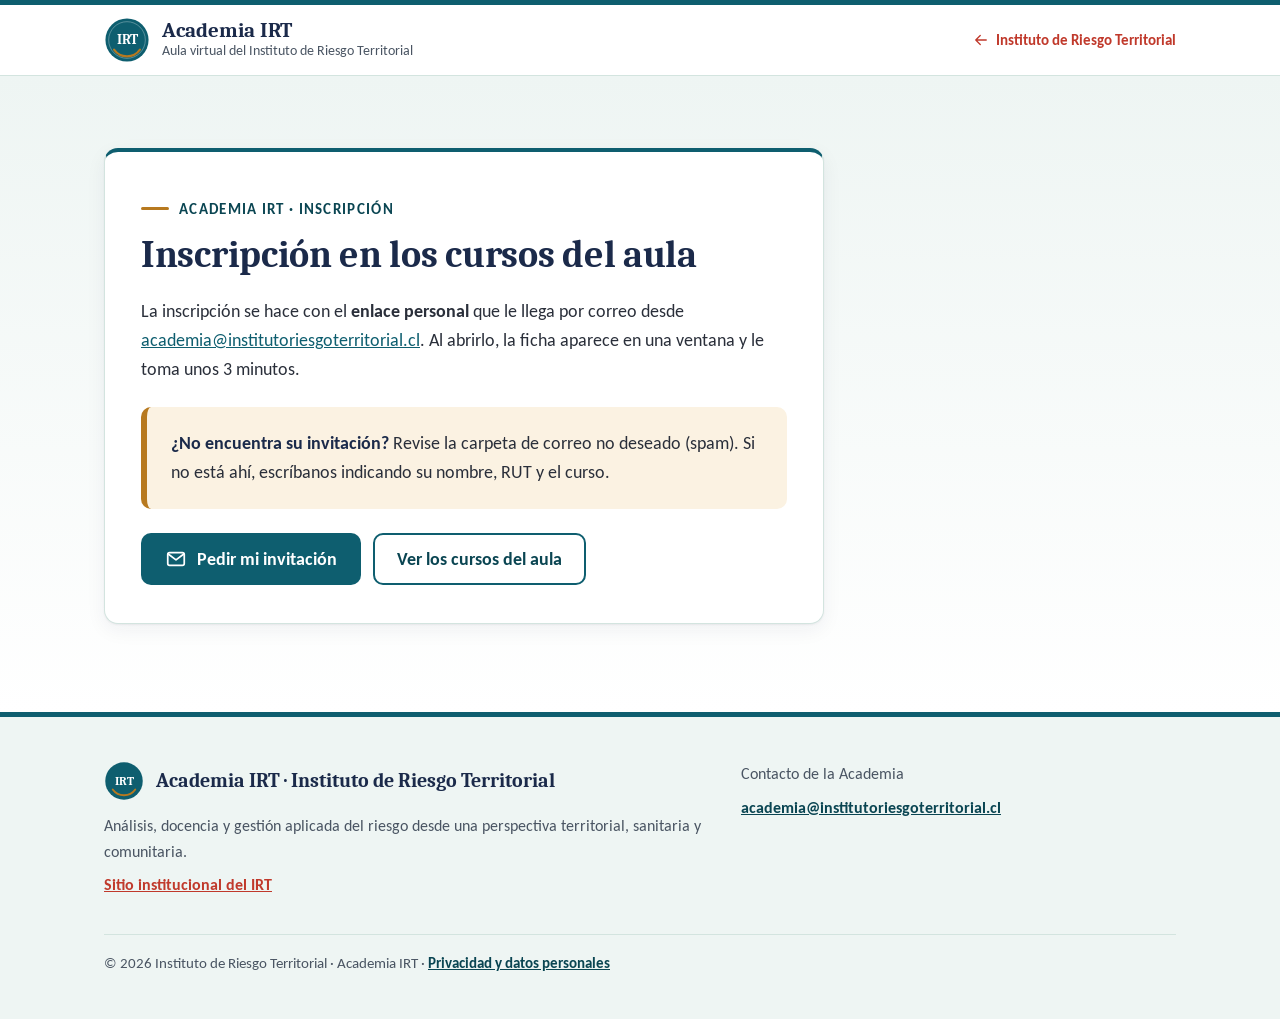
<file: inscripcion/index.html>
<!doctype html>
<html lang="es">
<head>
<meta charset="utf-8">
<meta name="viewport" content="width=device-width, initial-scale=1">
<meta name="robots" content="noindex, nofollow">
<title>Academia IRT · Ficha de inscripción</title>
<meta name="description" content="Ficha de inscripción a los cursos de la Academia IRT.">
<meta name="theme-color" content="#0E5E6F">
<link rel="icon" href="/assets/sello.svg?v=20261014" type="image/svg+xml">
<link rel="preconnect" href="https://fonts.googleapis.com">
<link rel="preconnect" href="https://fonts.gstatic.com" crossorigin>
<link href="https://fonts.googleapis.com/css2?family=Caladea:wght@400;700&family=Carlito:ital,wght@0,400;0,700;1,400&display=swap" rel="stylesheet">
<link rel="stylesheet" href="/assets/academia.css?v=20261113">
</head>
<body>
<a class="saltar" href="#contenido">Saltar al contenido</a>
<!-- Inscripción. No se enlaza desde la portada. La ficha es la ventana flotante de
     assets/inscripcion.js: con /inscripcion/#inscripcion=TOKEN (enlace del correo de
     invitación) se abre sola. Esta página solo explica cómo inscribirse (README, sección 5b). -->

<header class="cabecera">
  <div class="wrap">
    <a class="marca" href="/">
      <svg class="sello" viewBox="0 0 64 64" aria-hidden="true"><circle cx="32" cy="32" r="30" fill="#0E5E6F"/><circle cx="32" cy="32" r="25.5" fill="none" stroke="#fff" stroke-opacity=".35" stroke-width="1.2"/><path d="M14 45.5a22 22 0 0 0 36 0" fill="none" stroke="#B7791F" stroke-width="3" stroke-linecap="round"/><text x="32" y="38" text-anchor="middle" font-family="Caladea, Cambria, Georgia, serif" font-weight="700" font-size="19" fill="#fff">IRT</text></svg>
      <span><b>Academia IRT</b><small>Aula virtual del Instituto de Riesgo Territorial</small></span>
    </a>
    <div class="cabecera__extra">
      <a class="volver-irt" href="https://institutoriesgoterritorial.cl" data-sitio="/"><svg class="ico" aria-hidden="true"><use href="/assets/iconos.svg?v=20261025#i-volver"/></svg>Instituto de Riesgo Territorial<span class="visual-oculto"> (sitio institucional)</span></a>
    </div>
  </div>
</header>

<main id="contenido" class="simple inscripcion-pagina">
  <div class="wrap">
    <div class="tarjeta tarjeta--banda">
      <span class="antetitulo">Academia IRT · Inscripción</span>
      <h1>Inscripción en los cursos del aula</h1>
      <p>La inscripción se hace con el <b>enlace personal</b> que le llega por correo desde <a class="correo" href="mailto:academia@institutoriesgoterritorial.cl">academia@institutoriesgoterritorial.cl</a>. Al abrirlo, la ficha aparece en una ventana y le toma unos 3 minutos.</p>
      <div class="recuadro">
        <p><b>¿No encuentra su invitación?</b> Revise la carpeta de correo no deseado (spam). Si no está ahí, escríbanos indicando su nombre, RUT y el curso.</p>
      </div>
      <div class="btns">
        <a class="btn btn--primario btn--correo" href="mailto:academia@institutoriesgoterritorial.cl?subject=Invitaci%C3%B3n%20de%20inscripci%C3%B3n">Pedir mi invitación</a>
        <a class="btn btn--secundario" href="/cursos/">Ver los cursos del aula</a>
      </div>
    </div>
  </div>
</main>

<footer class="pie">
  <div class="wrap">
    <div>
      <div class="pie__marca">
        <svg class="sello" viewBox="0 0 64 64" aria-hidden="true" style="width:40px;height:40px"><circle cx="32" cy="32" r="30" fill="#0E5E6F"/><path d="M14 45.5a22 22 0 0 0 36 0" fill="none" stroke="#B7791F" stroke-width="3" stroke-linecap="round"/><text x="32" y="38" text-anchor="middle" font-family="Caladea, Cambria, Georgia, serif" font-weight="700" font-size="19" fill="#fff">IRT</text></svg>
        <b>Academia IRT · Instituto de Riesgo Territorial</b>
      </div>
      <p>Análisis, docencia y gestión aplicada del riesgo desde una perspectiva territorial, sanitaria y comunitaria.</p>
      <p><a class="pie__irt" href="https://institutoriesgoterritorial.cl" data-sitio="/">Sitio institucional del IRT</a></p>
    </div>
    <div>
      <p>Contacto de la Academia</p>
      <p><a class="correo" href="mailto:academia@institutoriesgoterritorial.cl">academia@institutoriesgoterritorial.cl</a></p>
    </div>
    <p class="pie__copy">© 2026 Instituto de Riesgo Territorial · Academia IRT · <a href="/privacidad/">Privacidad y datos personales</a></p>
  </div>
</footer>

<script src="/assets/academia.js?v=20261014"></script>
<script src="/assets/aula-cursos.js?v=20261018"></script>
<script src="/assets/inscripcion.js?v=20261017"></script>
</body>
</html>
</file>
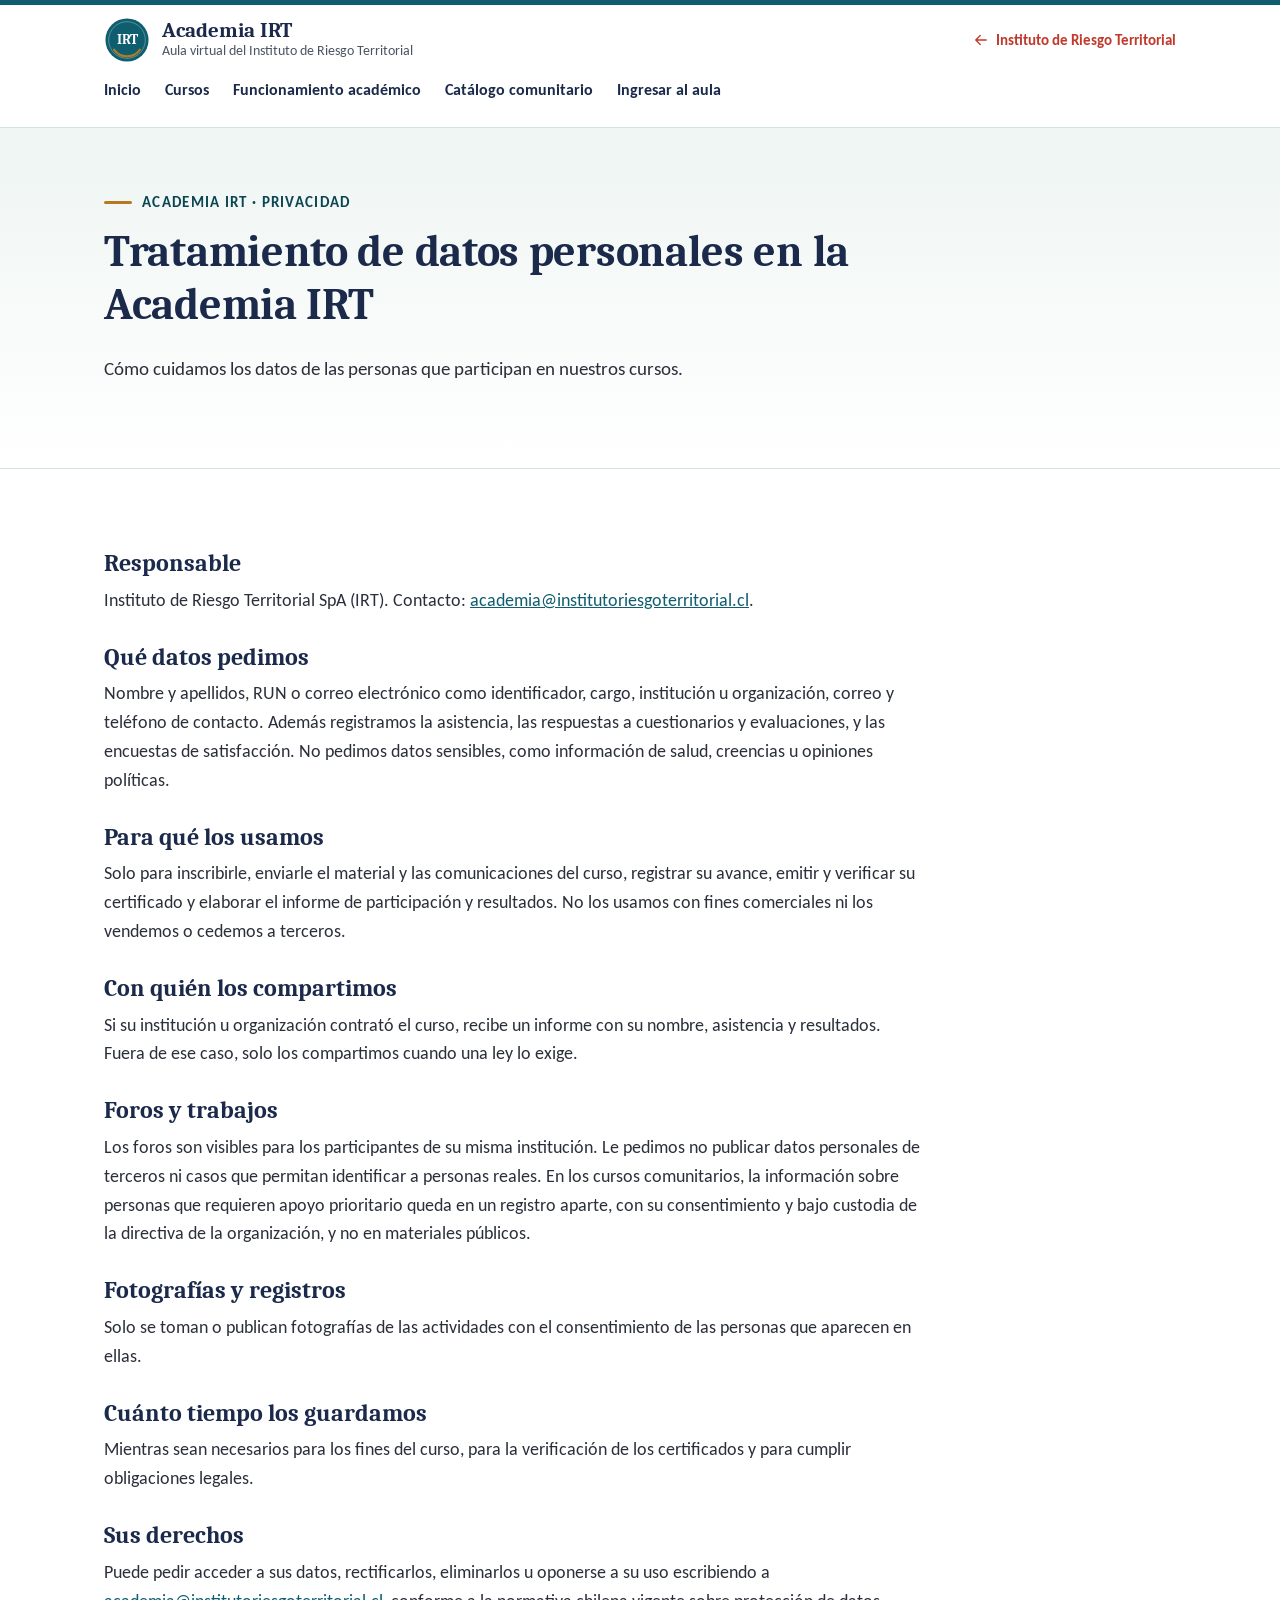
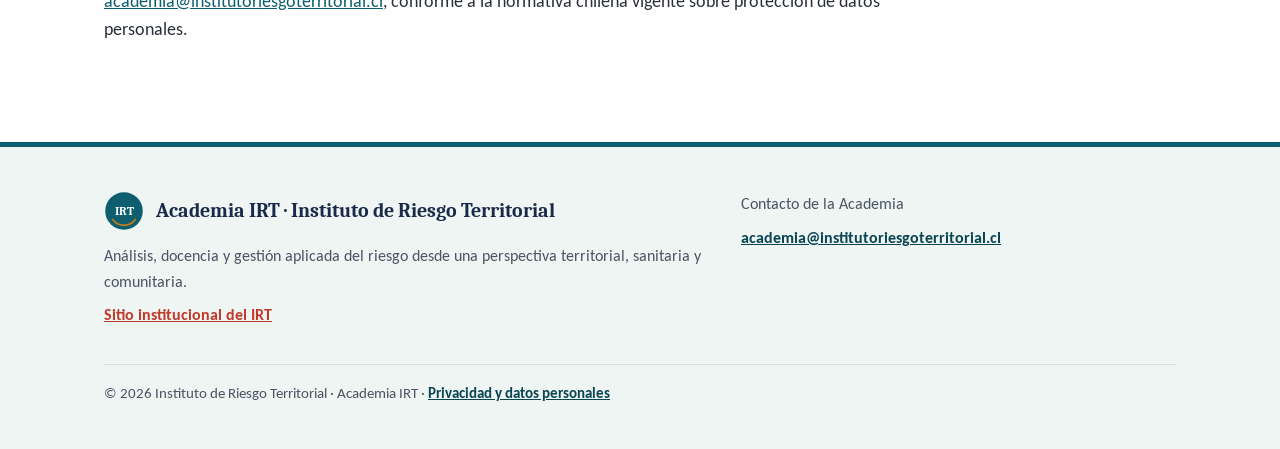
<file: privacidad/index.html>
<!doctype html>
<html lang="es">
<head>
<meta charset="utf-8">
<meta name="viewport" content="width=device-width, initial-scale=1">
<title>Privacidad y datos personales · Academia IRT</title>
<meta name="description" content="Tratamiento de datos personales en la Academia IRT: qué datos pedimos, para qué los usamos, con quién los compartimos y cómo ejercer sus derechos.">
<link rel="canonical" href="https://cursos.institutoriesgoterritorial.cl/privacidad/">
<meta name="theme-color" content="#0E5E6F">
<link rel="icon" href="/assets/sello.svg?v=20261014" type="image/svg+xml">
<link rel="preconnect" href="https://fonts.googleapis.com">
<link rel="preconnect" href="https://fonts.gstatic.com" crossorigin>
<link href="https://fonts.googleapis.com/css2?family=Caladea:wght@400;700&family=Carlito:ital,wght@0,400;0,700;1,400&display=swap" rel="stylesheet">
<link rel="stylesheet" href="/assets/academia.css?v=20261113">
<link rel="stylesheet" href="/assets/comunitario.css?v=20261108b">
</head>
<body>
<a class="saltar" href="#contenido">Saltar al contenido</a>

<header class="cabecera">
  <div class="wrap">
    <a class="marca" href="/">
      <svg class="sello" viewBox="0 0 64 64" aria-hidden="true"><circle cx="32" cy="32" r="30" fill="#0E5E6F"/><circle cx="32" cy="32" r="25.5" fill="none" stroke="#fff" stroke-opacity=".35" stroke-width="1.2"/><path d="M14 45.5a22 22 0 0 0 36 0" fill="none" stroke="#B7791F" stroke-width="3" stroke-linecap="round"/><text x="32" y="38" text-anchor="middle" font-family="Caladea, Cambria, Georgia, serif" font-weight="700" font-size="19" fill="#fff">IRT</text></svg>
      <span><b>Academia IRT</b><small>Aula virtual del Instituto de Riesgo Territorial</small></span>
    </a>
    <div class="cabecera__extra">
      <a class="volver-irt" href="https://institutoriesgoterritorial.cl" data-sitio="/"><svg class="ico" aria-hidden="true"><use href="/assets/iconos.svg?v=20261025#i-volver"/></svg>Instituto de Riesgo Territorial<span class="visual-oculto"> (sitio institucional)</span></a>
    </div>
    <nav class="menu" aria-label="Secciones de la Academia">
      <a href="/">Inicio</a>
      <a href="/#cursos">Cursos</a>
      <a href="/funcionamiento/">Funcionamiento académico</a>
      <a href="/catalogo-comunitario/">Catálogo comunitario</a>
      <a href="/cursos/">Ingresar al aula</a>
    </nav>
  </div>
</header>

<main id="contenido">

<div class="curso-apertura">
  <div class="wrap">
    <span class="antetitulo">Academia IRT · Privacidad</span>
    <h1>Tratamiento de datos personales en la Academia IRT</h1>
    <p class="bajada">Cómo cuidamos los datos de las personas que participan en nuestros cursos.</p>
  </div>
</div>

<section class="seccion" aria-label="Política de datos">
  <div class="wrap">
    <div class="politica">
      <h2>Responsable</h2>
      <p>Instituto de Riesgo Territorial SpA (IRT). Contacto: <a class="correo" href="mailto:academia@institutoriesgoterritorial.cl">academia@institutoriesgoterritorial.cl</a>.</p>
      <h2>Qué datos pedimos</h2>
      <p>Nombre y apellidos, RUN o correo electrónico como identificador, cargo, institución u organización, correo y teléfono de contacto. Además registramos la asistencia, las respuestas a cuestionarios y evaluaciones, y las encuestas de satisfacción. No pedimos datos sensibles, como información de salud, creencias u opiniones políticas.</p>
      <h2>Para qué los usamos</h2>
      <p>Solo para inscribirle, enviarle el material y las comunicaciones del curso, registrar su avance, emitir y verificar su certificado y elaborar el informe de participación y resultados. No los usamos con fines comerciales ni los vendemos o cedemos a terceros.</p>
      <h2>Con quién los compartimos</h2>
      <p>Si su institución u organización contrató el curso, recibe un informe con su nombre, asistencia y resultados. Fuera de ese caso, solo los compartimos cuando una ley lo exige.</p>
      <h2>Foros y trabajos</h2>
      <p>Los foros son visibles para los participantes de su misma institución. Le pedimos no publicar datos personales de terceros ni casos que permitan identificar a personas reales. En los cursos comunitarios, la información sobre personas que requieren apoyo prioritario queda en un registro aparte, con su consentimiento y bajo custodia de la directiva de la organización, y no en materiales públicos.</p>
      <h2>Fotografías y registros</h2>
      <p>Solo se toman o publican fotografías de las actividades con el consentimiento de las personas que aparecen en ellas.</p>
      <h2>Cuánto tiempo los guardamos</h2>
      <p>Mientras sean necesarios para los fines del curso, para la verificación de los certificados y para cumplir obligaciones legales.</p>
      <h2>Sus derechos</h2>
      <p>Puede pedir acceder a sus datos, rectificarlos, eliminarlos u oponerse a su uso escribiendo a <a class="correo" href="mailto:academia@institutoriesgoterritorial.cl">academia@institutoriesgoterritorial.cl</a>, conforme a la normativa chilena vigente sobre protección de datos personales.</p>
    </div>
  </div>
</section>

</main>

<footer class="pie">
  <div class="wrap">
    <div>
      <div class="pie__marca">
        <svg class="sello" viewBox="0 0 64 64" aria-hidden="true" style="width:40px;height:40px"><circle cx="32" cy="32" r="30" fill="#0E5E6F"/><path d="M14 45.5a22 22 0 0 0 36 0" fill="none" stroke="#B7791F" stroke-width="3" stroke-linecap="round"/><text x="32" y="38" text-anchor="middle" font-family="Caladea, Cambria, Georgia, serif" font-weight="700" font-size="19" fill="#fff">IRT</text></svg>
        <b>Academia IRT · Instituto de Riesgo Territorial</b>
      </div>
      <p>Análisis, docencia y gestión aplicada del riesgo desde una perspectiva territorial, sanitaria y comunitaria.</p>
      <p><a class="pie__irt" href="https://institutoriesgoterritorial.cl" data-sitio="/">Sitio institucional del IRT</a></p>
    </div>
    <div>
      <p>Contacto de la Academia</p>
      <p><a class="correo" href="mailto:academia@institutoriesgoterritorial.cl">academia@institutoriesgoterritorial.cl</a></p>
    </div>
    <p class="pie__copy">© 2026 Instituto de Riesgo Territorial · Academia IRT · <a href="/privacidad/">Privacidad y datos personales</a></p>
  </div>
</footer>

<script src="/assets/academia.js?v=20261014"></script>
</body>
</html>
</file>
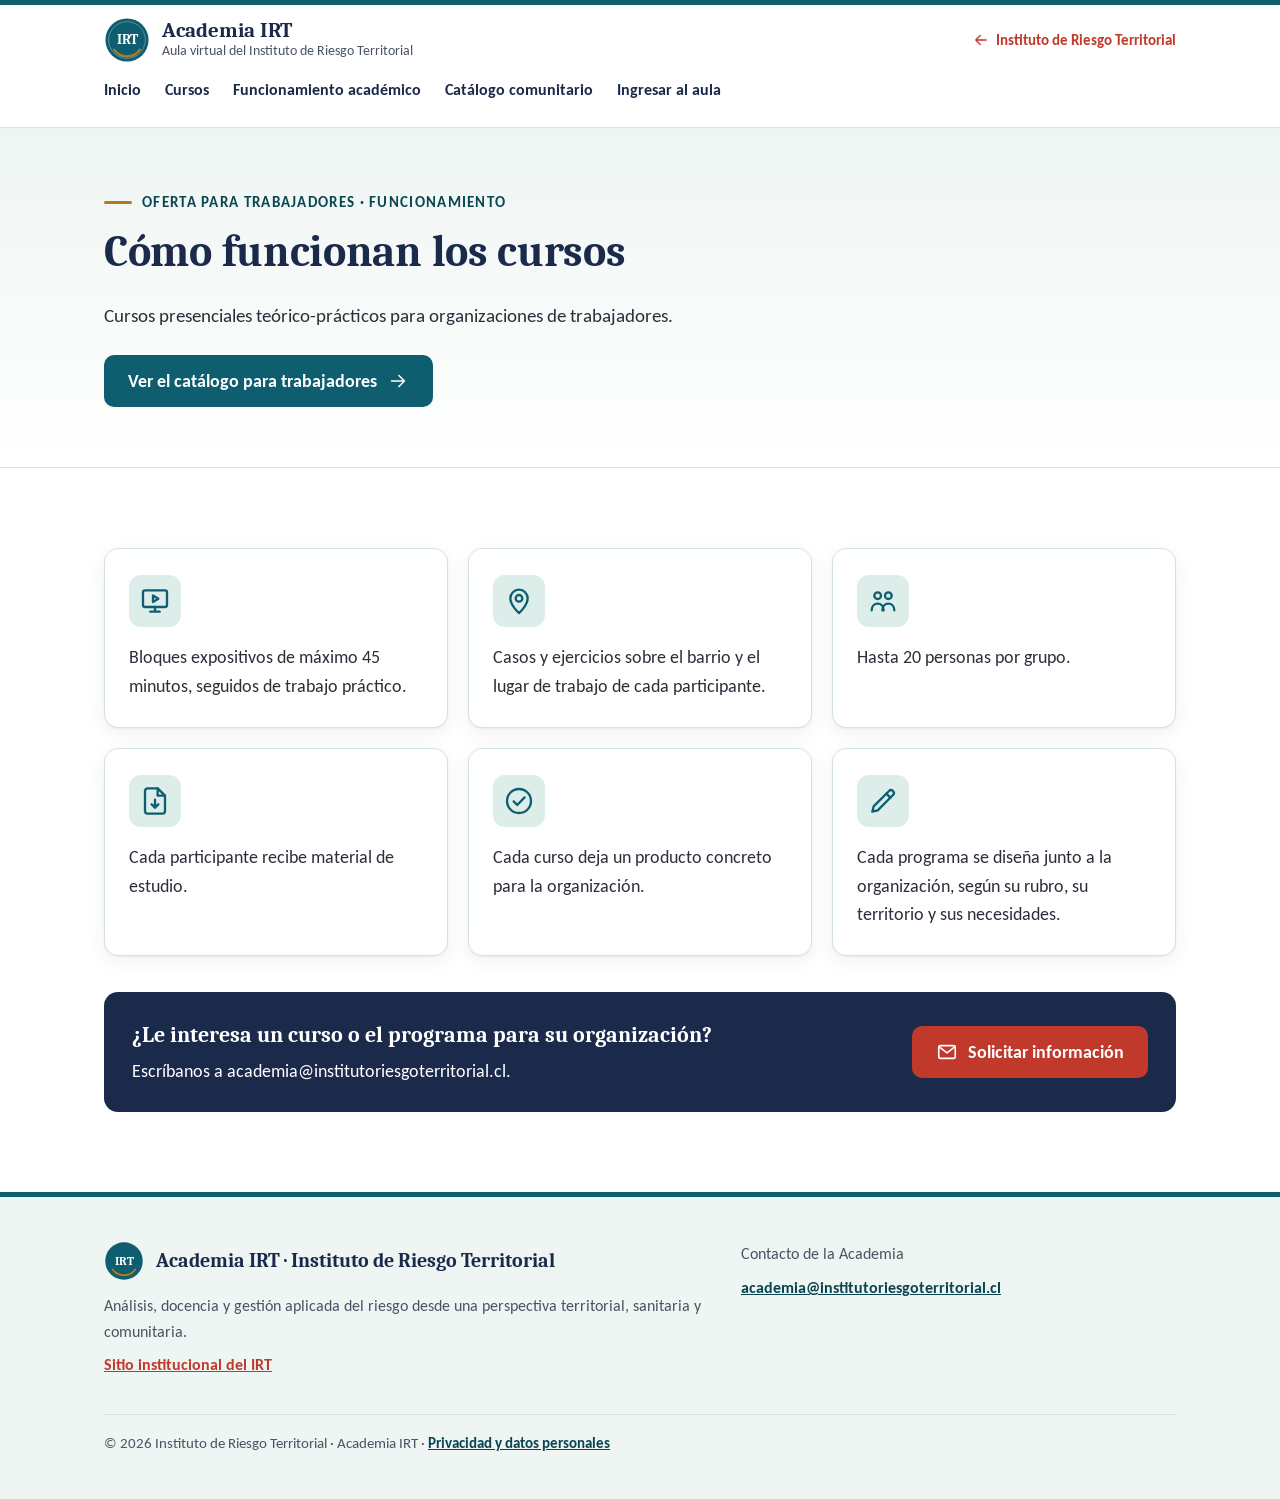
<file: catalogo-trabajadores/como-funcionan/index.html>
<!doctype html>
<html lang="es">
<head>
<meta charset="utf-8">
<meta name="viewport" content="width=device-width, initial-scale=1">
<title>Cómo funcionan los cursos para trabajadores · Academia IRT</title>
<meta name="description" content="Cómo funcionan los cursos de la Academia IRT para organizaciones de trabajadores.">
<link rel="canonical" href="https://cursos.institutoriesgoterritorial.cl/catalogo-trabajadores/como-funcionan/">
<meta name="theme-color" content="#0E5E6F">
<link rel="icon" href="/assets/sello.svg?v=20261014" type="image/svg+xml">
<link rel="preconnect" href="https://fonts.googleapis.com">
<link rel="preconnect" href="https://fonts.gstatic.com" crossorigin>
<link href="https://fonts.googleapis.com/css2?family=Caladea:wght@400;700&family=Carlito:ital,wght@0,400;0,700;1,400&display=swap" rel="stylesheet">
<link rel="stylesheet" href="/assets/academia.css?v=20261113">
<link rel="stylesheet" href="/assets/comunitario.css?v=20261108b">
<link rel="stylesheet" href="/assets/trabajadores.css?v=20261110b">
</head>
<body>
<a class="saltar" href="#contenido">Saltar al contenido</a>

<header class="cabecera">
  <div class="wrap">
    <a class="marca" href="/">
      <svg class="sello" viewBox="0 0 64 64" aria-hidden="true"><circle cx="32" cy="32" r="30" fill="#0E5E6F"/><circle cx="32" cy="32" r="25.5" fill="none" stroke="#fff" stroke-opacity=".35" stroke-width="1.2"/><path d="M14 45.5a22 22 0 0 0 36 0" fill="none" stroke="#B7791F" stroke-width="3" stroke-linecap="round"/><text x="32" y="38" text-anchor="middle" font-family="Caladea, Cambria, Georgia, serif" font-weight="700" font-size="19" fill="#fff">IRT</text></svg>
      <span><b>Academia IRT</b><small>Aula virtual del Instituto de Riesgo Territorial</small></span>
    </a>
    <div class="cabecera__extra">
      <a class="volver-irt" href="https://institutoriesgoterritorial.cl" data-sitio="/"><svg class="ico" aria-hidden="true"><use href="/assets/iconos.svg?v=20261025#i-volver"/></svg>Instituto de Riesgo Territorial<span class="visual-oculto"> (sitio institucional)</span></a>
    </div>
    <nav class="menu" aria-label="Secciones de la Academia">
      <a href="/">Inicio</a>
      <a href="/#cursos">Cursos</a>
      <a href="/funcionamiento/">Funcionamiento académico</a>
      <a href="/catalogo-comunitario/">Catálogo comunitario</a>
      <a href="/cursos/">Ingresar al aula</a>
    </nav>
  </div>
</header>

<main id="contenido">

<div class="curso-apertura">
  <div class="wrap">
    <span class="antetitulo">Oferta para trabajadores · Funcionamiento</span>
    <h1>Cómo funcionan los cursos</h1>
    <p class="bajada">Cursos presenciales teórico-prácticos para organizaciones de trabajadores.</p>
    <div class="btns">
      <a class="btn btn--primario" href="/catalogo-trabajadores/">Ver el catálogo para trabajadores<svg class="ico" aria-hidden="true"><use href="/assets/iconos.svg?v=20261025#i-flecha"/></svg></a>
    </div>
  </div>
</div>

<section class="seccion" aria-labelledby="titulo-como">
  <div class="wrap">
    <h2 id="titulo-como" class="visual-oculto">Cómo funcionan los cursos</h2>
    <div class="grilla grilla--3">
      <article class="tarjeta">
        <div class="tarjeta__ico"><svg class="ico ico--g" aria-hidden="true"><use href="/assets/iconos.svg?v=20261025#i-presentacion"/></svg></div>
        <p style="color:var(--texto);font-size:18px">Bloques expositivos de máximo 45 minutos, seguidos de trabajo práctico.</p>
      </article>
      <article class="tarjeta">
        <div class="tarjeta__ico"><svg class="ico ico--g" aria-hidden="true"><use href="/assets/iconos.svg?v=20261025#i-territorio"/></svg></div>
        <p style="color:var(--texto);font-size:18px">Casos y ejercicios sobre el barrio y el lugar de trabajo de cada participante.</p>
      </article>
      <article class="tarjeta">
        <div class="tarjeta__ico"><svg class="ico ico--g" aria-hidden="true"><use href="/assets/iconos.svg?v=20261025#i-presencial"/></svg></div>
        <p style="color:var(--texto);font-size:18px">Hasta 20 personas por grupo.</p>
      </article>
      <article class="tarjeta">
        <div class="tarjeta__ico"><svg class="ico ico--g" aria-hidden="true"><use href="/assets/iconos.svg?v=20261025#i-pdf"/></svg></div>
        <p style="color:var(--texto);font-size:18px">Cada participante recibe material de estudio.</p>
      </article>
      <article class="tarjeta">
        <div class="tarjeta__ico"><svg class="ico ico--g" aria-hidden="true"><use href="/assets/iconos.svg?v=20261025#i-completado"/></svg></div>
        <p style="color:var(--texto);font-size:18px">Cada curso deja un producto concreto para la organización.</p>
      </article>
      <article class="tarjeta">
        <div class="tarjeta__ico"><svg class="ico ico--g" aria-hidden="true"><use href="/assets/iconos.svg?v=20261025#i-diseno"/></svg></div>
        <p style="color:var(--texto);font-size:18px">Cada programa se diseña junto a la organización, según su rubro, su territorio y sus necesidades.</p>
      </article>
    </div>
    <div class="cierre-com">
      <p><b>¿Le interesa un curso o el programa para su organización?</b>Escríbanos a academia@institutoriesgoterritorial.cl.</p>
      <a class="btn btn--irt" href="mailto:academia@institutoriesgoterritorial.cl"><svg class="ico" aria-hidden="true"><use href="/assets/iconos.svg?v=20261025#i-correo"/></svg>Solicitar información</a>
    </div>
  </div>
</section>

</main>

<footer class="pie">
  <div class="wrap">
    <div>
      <div class="pie__marca">
        <svg class="sello" viewBox="0 0 64 64" aria-hidden="true" style="width:40px;height:40px"><circle cx="32" cy="32" r="30" fill="#0E5E6F"/><path d="M14 45.5a22 22 0 0 0 36 0" fill="none" stroke="#B7791F" stroke-width="3" stroke-linecap="round"/><text x="32" y="38" text-anchor="middle" font-family="Caladea, Cambria, Georgia, serif" font-weight="700" font-size="19" fill="#fff">IRT</text></svg>
        <b>Academia IRT · Instituto de Riesgo Territorial</b>
      </div>
      <p>Análisis, docencia y gestión aplicada del riesgo desde una perspectiva territorial, sanitaria y comunitaria.</p>
      <p><a class="pie__irt" href="https://institutoriesgoterritorial.cl" data-sitio="/">Sitio institucional del IRT</a></p>
    </div>
    <div>
      <p>Contacto de la Academia</p>
      <p><a class="correo" href="mailto:academia@institutoriesgoterritorial.cl">academia@institutoriesgoterritorial.cl</a></p>
    </div>
    <p class="pie__copy">© 2026 Instituto de Riesgo Territorial · Academia IRT · <a href="/privacidad/">Privacidad y datos personales</a></p>
  </div>
</footer>

<script src="/assets/academia.js?v=20261014"></script>
</body>
</html>
</file>
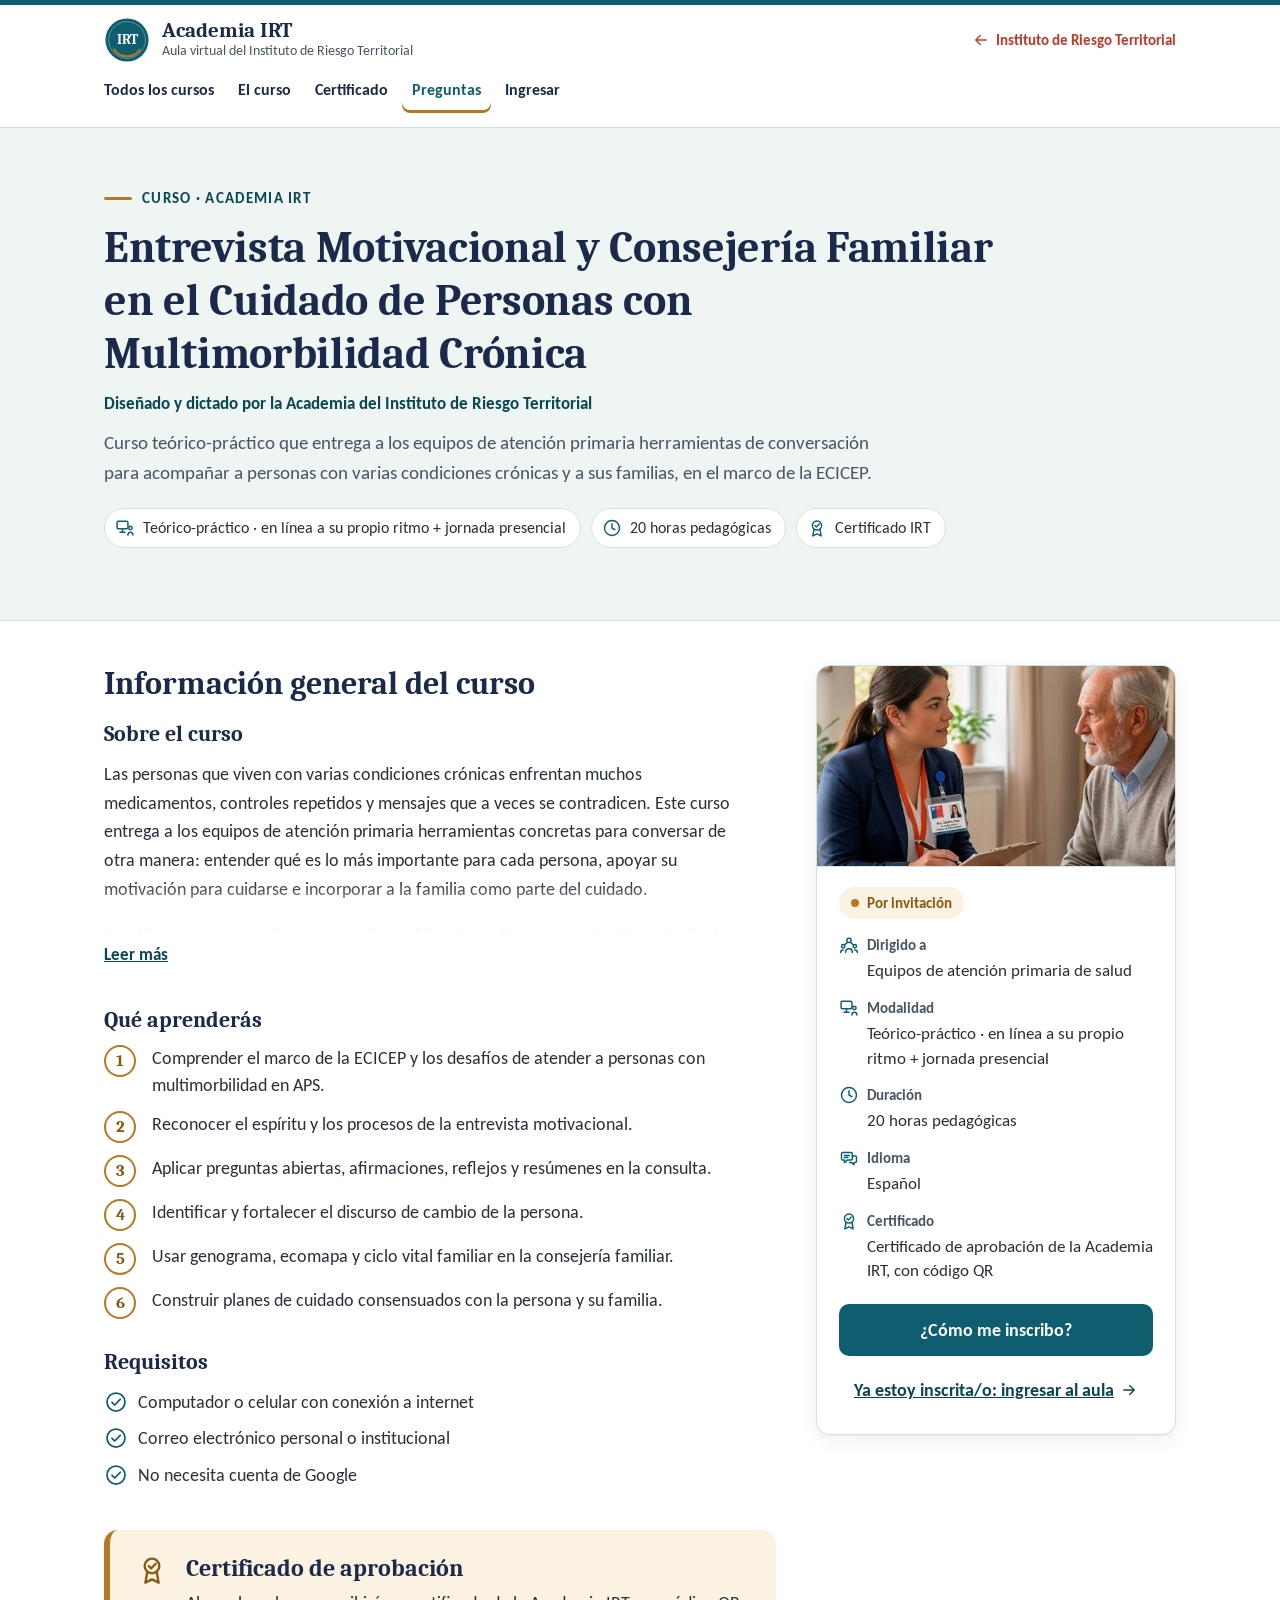
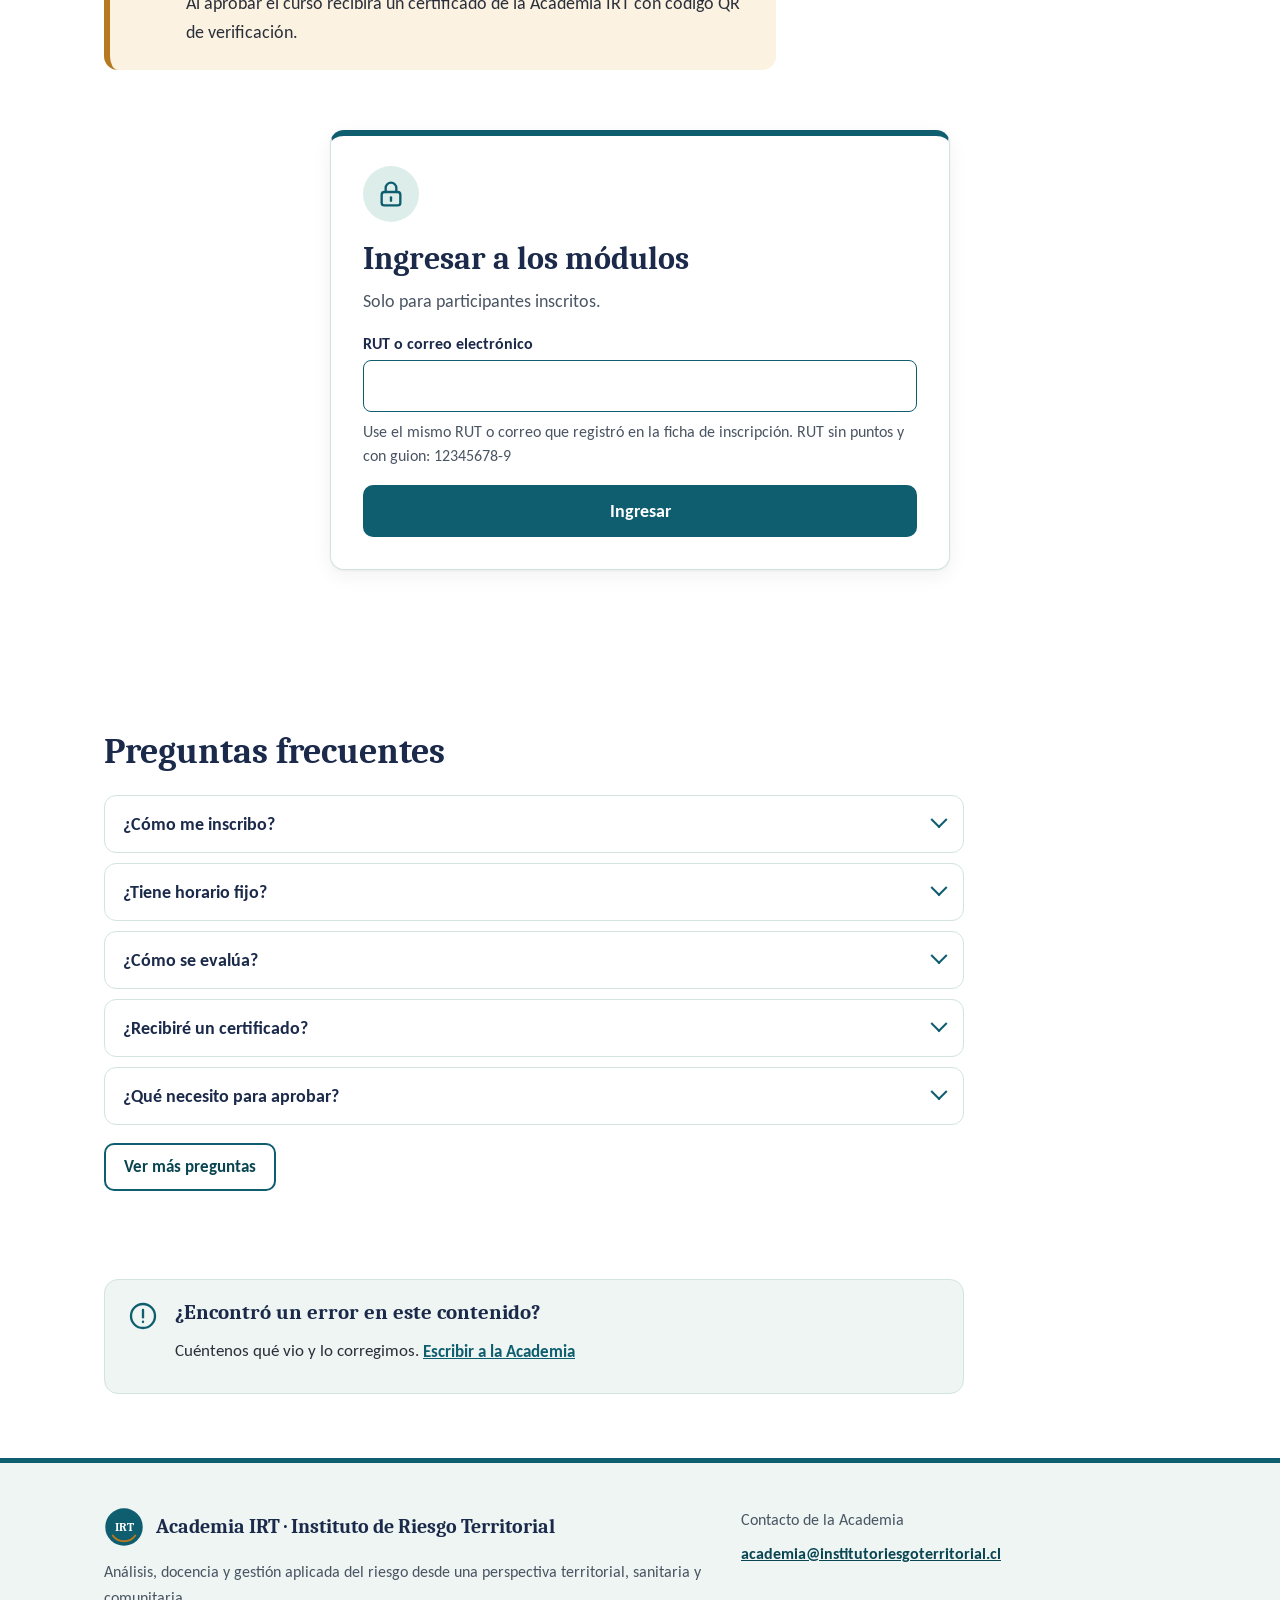
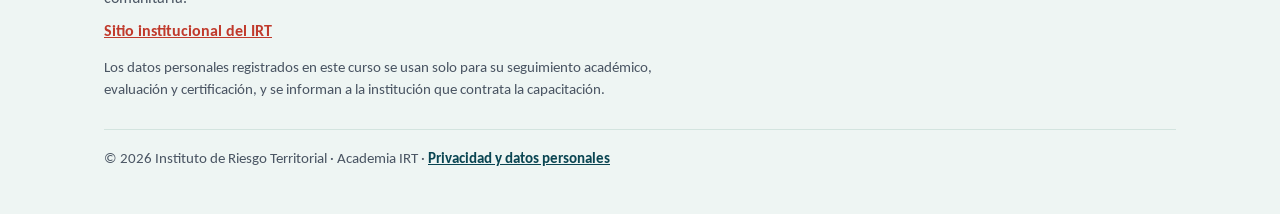
<file: cursos/entrevista-motivacional/index.html>
<!doctype html>
<html lang="es">
<head>
<meta charset="utf-8">
<meta name="viewport" content="width=device-width, initial-scale=1">
<meta name="robots" content="noindex, nofollow">
<title>Academia IRT · Entrevista Motivacional y Consejería Familiar</title>
<meta name="description" content="Curso teórico-práctico que entrega a los equipos de atención primaria herramientas de conversación para acompañar a personas con varias condiciones crónicas y a sus familias, en el marco de la ECICEP.">
<meta name="theme-color" content="#0E5E6F">
<link rel="icon" href="/assets/sello.svg?v=20261025" type="image/svg+xml">
<link rel="preconnect" href="https://fonts.googleapis.com">
<link rel="preconnect" href="https://fonts.gstatic.com" crossorigin>
<link href="https://fonts.googleapis.com/css2?family=Caladea:wght@400;700&family=Carlito:ital,wght@0,400;0,700;1,400&display=swap" rel="stylesheet">
<link rel="stylesheet" href="/assets/academia.css?v=20261113">
</head>
<body>
<!-- Página generada por herramientas/construir-cursos.js desde assets/cursos.json.
     No la edite a mano: cambie los datos y vuelva a ejecutar el script. -->
<a class="saltar" href="#contenido">Saltar al contenido</a>

<header class="cabecera">
  <div class="wrap">
    <a class="marca" href="/">
      <svg class="sello" viewBox="0 0 64 64" aria-hidden="true"><circle cx="32" cy="32" r="30" fill="#0E5E6F"/><circle cx="32" cy="32" r="25.5" fill="none" stroke="#fff" stroke-opacity=".35" stroke-width="1.2"/><path d="M14 45.5a22 22 0 0 0 36 0" fill="none" stroke="#B7791F" stroke-width="3" stroke-linecap="round"/><text x="32" y="38" text-anchor="middle" font-family="Caladea, Cambria, Georgia, serif" font-weight="700" font-size="19" fill="#fff">IRT</text></svg>
      <span><b>Academia IRT</b><small>Aula virtual del Instituto de Riesgo Territorial</small></span>
    </a>
    <div class="cabecera__extra">
      <a class="volver-irt" href="https://institutoriesgoterritorial.cl" data-sitio="/"><svg class="ico" aria-hidden="true"><use href="/assets/iconos.svg?v=20261025#i-volver"/></svg>Instituto de Riesgo Territorial<span class="visual-oculto"> (sitio institucional)</span></a>
    </div>
    <nav class="menu" aria-label="Secciones del curso" data-vista="publica">
      <a href="/#cursos">Todos los cursos</a>
      <a href="#informacion">El curso</a>
      <a href="#certificado">Certificado</a>
      <a href="#preguntas">Preguntas</a>
      <a href="#ingresar">Ingresar</a>
    </nav>
  </div>
</header>

<main id="contenido">

<!-- ======================================================================
     PARTE PÚBLICA. Sin cantidad de módulos, precios ni la entidad contratante.
     ====================================================================== -->
<div data-vista="publica">

<div class="curso-cabeza">
  <div class="wrap">
    <span class="antetitulo">Curso · Academia IRT</span>
    <h1>Entrevista Motivacional y Consejería Familiar en el Cuidado de Personas con Multimorbilidad Crónica</h1>
    <p class="curso-cabeza__dicta">Diseñado y dictado por la Academia del Instituto de Riesgo Territorial</p>
    <p class="bajada">Curso teórico-práctico que entrega a los equipos de atención primaria herramientas de conversación para acompañar a personas con varias condiciones crónicas y a sus familias, en el marco de la ECICEP.</p>
    <div class="datos">
      <span class="dato"><svg class="ico" aria-hidden="true"><use href="/assets/iconos.svg?v=20261025#i-modalidad"/></svg>Teórico-práctico · en línea a su propio ritmo + jornada presencial</span>
      <span class="dato"><svg class="ico" aria-hidden="true"><use href="/assets/iconos.svg?v=20261025#i-reloj"/></svg>20 horas pedagógicas</span>
      <span class="dato"><svg class="ico" aria-hidden="true"><use href="/assets/iconos.svg?v=20261025#i-certificado"/></svg>Certificado IRT</span>
    </div>
  </div>
</div>

<div class="wrap curso-detalle">

  <aside class="curso-lateral" aria-labelledby="titulo-datos">
    <div class="curso-lateral__tarjeta">
      <img class="curso-lateral__imagen" src="/assets/img/cursos/entrevista-motivacional.jpg" alt="Profesional de salud conversa con un hombre mayor en su hogar, con una tablilla de notas en la mano." width="1600" height="900">
      <div class="curso-lateral__cuerpo">
        <h2 class="visual-oculto" id="titulo-datos">Datos clave del curso</h2>
        <p class="curso-estado"><span class="curso-estado__punto" aria-hidden="true"></span>Por invitación</p>
        <dl class="datos-clave">
            <div><dt><svg class="ico" aria-hidden="true"><use href="/assets/iconos.svg?v=20261025#i-comunidad"/></svg>Dirigido a</dt><dd>Equipos de atención primaria de salud</dd></div>
            <div><dt><svg class="ico" aria-hidden="true"><use href="/assets/iconos.svg?v=20261025#i-modalidad"/></svg>Modalidad</dt><dd>Teórico-práctico · en línea a su propio ritmo + jornada presencial</dd></div>
            <div><dt><svg class="ico" aria-hidden="true"><use href="/assets/iconos.svg?v=20261025#i-reloj"/></svg>Duración</dt><dd>20 horas pedagógicas</dd></div>
            <div><dt><svg class="ico" aria-hidden="true"><use href="/assets/iconos.svg?v=20261025#i-idioma"/></svg>Idioma</dt><dd>Español</dd></div>
            <div><dt><svg class="ico" aria-hidden="true"><use href="/assets/iconos.svg?v=20261025#i-certificado"/></svg>Certificado</dt><dd>Certificado de aprobación de la Academia IRT, con código QR</dd></div>
        </dl>
        <div class="curso-lateral__acciones">
          <a class="btn btn--primario" href="#pregunta-1" data-abrir-pregunta>¿Cómo me inscribo?</a>
          <a class="curso-lateral__ingreso" href="#ingresar" data-ir-acceso>Ya estoy inscrita/o: ingresar al aula<svg class="ico" aria-hidden="true"><use href="/assets/iconos.svg?v=20261025#i-flecha"/></svg></a>
        </div>
      </div>
    </div>
  </aside>

  <div class="curso-principal">
    <section class="curso-bloque" id="informacion" aria-labelledby="titulo-informacion">
      <h2 id="titulo-informacion">Información general del curso</h2>
      <h3>Sobre el curso</h3>
      <div class="leer-mas" data-leer-mas id="sobre-entrevista-motivacional">
        <p>Las personas que viven con varias condiciones crónicas enfrentan muchos medicamentos, controles repetidos y mensajes que a veces se contradicen. Este curso entrega a los equipos de atención primaria herramientas concretas para conversar de otra manera: entender qué es lo más importante para cada persona, apoyar su motivación para cuidarse e incorporar a la familia como parte del cuidado.</p>
        <p>Combina una etapa en línea, que cada participante realiza a su propio ritmo desde el computador o el celular, con una jornada presencial práctica de simulación y análisis de casos. Se enmarca en la Estrategia de Cuidado Integral Centrado en las Personas (ECICEP).</p>
      </div>
      <h3>Qué aprenderás</h3>
      <ol class="aprenderas">
        <li>Comprender el marco de la ECICEP y los desafíos de atender a personas con multimorbilidad en APS.</li>
        <li>Reconocer el espíritu y los procesos de la entrevista motivacional.</li>
        <li>Aplicar preguntas abiertas, afirmaciones, reflejos y resúmenes en la consulta.</li>
        <li>Identificar y fortalecer el discurso de cambio de la persona.</li>
        <li>Usar genograma, ecomapa y ciclo vital familiar en la consejería familiar.</li>
        <li>Construir planes de cuidado consensuados con la persona y su familia.</li>
      </ol>
      <h3>Requisitos</h3>
      <ul class="requisitos">
        <li><svg class="ico" aria-hidden="true"><use href="/assets/iconos.svg?v=20261025#i-completado"/></svg>Computador o celular con conexión a internet</li>
        <li><svg class="ico" aria-hidden="true"><use href="/assets/iconos.svg?v=20261025#i-completado"/></svg>Correo electrónico personal o institucional</li>
        <li><svg class="ico" aria-hidden="true"><use href="/assets/iconos.svg?v=20261025#i-completado"/></svg>No necesita cuenta de Google</li>
      </ul>
    </section>

    <section class="banda-certificado" id="certificado" aria-labelledby="titulo-certificado">
      <svg class="ico ico--g banda-certificado__ico" aria-hidden="true"><use href="/assets/iconos.svg?v=20261025#i-certificado"/></svg>
      <div>
        <h2 id="titulo-certificado">Certificado de aprobación</h2>
        <p>Al aprobar el curso recibirá un certificado de la Academia IRT con código QR de verificación.</p>
      </div>
    </section>
  </div>
</div>

<section class="seccion" id="ingresar" aria-labelledby="titulo-ingresar">
  <div class="wrap">
    <!-- Acceso. La URL del Apps Script de este curso se define en assets/aula-cursos.js,
         con la misma clave que data-curso (README, sección 5). -->
    <form class="acceso" id="acceso-form" data-curso="entrevista-motivacional" novalidate>
      <div class="acceso__ico"><svg class="ico ico--g" aria-hidden="true"><use href="/assets/iconos.svg?v=20261025#i-candado"/></svg></div>
      <h2 id="titulo-ingresar">Ingresar a los módulos</h2>
      <p class="acceso__bajada">Solo para participantes inscritos.</p>
      <div class="campo">
        <label for="acceso-id">RUT o correo electrónico</label>
        <input id="acceso-id" name="identificador" type="text" inputmode="text" autocomplete="email" autocapitalize="none" spellcheck="false" aria-describedby="acceso-ayuda" required>
        <p class="campo__ayuda" id="acceso-ayuda">Use el mismo RUT o correo que registró en la ficha de inscripción. RUT sin puntos y con guion: 12345678-9</p>
      </div>
      <!-- Solo se muestra si el aula exige RUT y correo (MODO_ACCESO 'RUT_Y_CORREO') -->
      <div class="campo campo--correo" id="acceso-correo-campo" hidden>
        <label for="acceso-correo">Correo electrónico</label>
        <input id="acceso-correo" name="correo" type="email" inputmode="email" autocomplete="email" autocapitalize="none" spellcheck="false">
      </div>
      <div class="aviso" id="acceso-mensaje" role="status" aria-live="polite"></div>
      <button type="submit" class="btn btn--primario" id="acceso-boton">Ingresar</button>
    </form>
  </div>
</section>

<section class="seccion preguntas" id="preguntas" aria-labelledby="titulo-preguntas">
  <div class="wrap">
    <h2 id="titulo-preguntas">Preguntas frecuentes</h2>
    <div class="acordeon" data-acordeon>
      <details class="acordeon__item" id="pregunta-1">
        <summary>¿Cómo me inscribo?</summary>
        <div class="acordeon__respuesta"><p>Por invitación: si su institución contrató el curso, recibirá un correo de academia@institutoriesgoterritorial.cl con su enlace personal. Si le interesa en forma personal, escríbanos a ese mismo correo.</p></div>
      </details>
      <details class="acordeon__item" id="pregunta-2">
        <summary>¿Tiene horario fijo?</summary>
        <div class="acordeon__respuesta"><p>La etapa en línea se realiza a su propio ritmo, dentro del plazo informado. La jornada presencial tiene fecha y lugar que se informan con anticipación.</p></div>
      </details>
      <details class="acordeon__item" id="pregunta-3">
        <summary>¿Cómo se evalúa?</summary>
        <div class="acordeon__respuesta"><p>Con un cuestionario breve al cierre de cada parte de la etapa en línea, una evaluación final y la observación de la práctica en la jornada presencial.</p></div>
      </details>
      <details class="acordeon__item" id="pregunta-4">
        <summary>¿Recibiré un certificado?</summary>
        <div class="acordeon__respuesta"><p>Sí. Al aprobar recibirá un certificado de la Academia IRT con código QR de verificación.</p></div>
      </details>
      <details class="acordeon__item" id="pregunta-5">
        <summary>¿Qué necesito para aprobar?</summary>
        <div class="acordeon__respuesta"><p>Nota igual o superior a 4,0, completar la etapa en línea y asistir a la jornada presencial.</p></div>
      </details>
      <details class="acordeon__item" id="pregunta-6" data-pregunta-extra>
        <summary>¿A quién le escribo si tengo un problema?</summary>
        <div class="acordeon__respuesta"><p>A academia@institutoriesgoterritorial.cl.</p></div>
      </details>
    </div>
    <button type="button" class="btn btn--secundario btn--chico" data-ver-mas-preguntas hidden>Ver más preguntas</button>
  </div>
</section>

<section class="seccion seccion--compacta">
  <div class="wrap">
    <div class="error-contenido">
      <svg class="ico ico--g" aria-hidden="true"><use href="/assets/iconos.svg?v=20261025#i-aviso"/></svg>
      <div>
        <h2>¿Encontró un error en este contenido?</h2>
        <p>Cuéntenos qué vio y lo corregimos. <a href="mailto:academia@institutoriesgoterritorial.cl?subject=Error%20en%20el%20contenido%3A%20Entrevista%20Motivacional%20y%20Consejer%C3%ADa%20Familiar" data-sitio="/?area=academia#contacto">Escribir a la Academia</a></p>
      </div>
    </div>
  </div>
</section>

</div>

<!-- ======================================================================
     SALA DEL CURSO (la dibuja assets/aula.js después de ingresar)
     Lee curso.json de esta misma carpeta: avisos, relator, fechas, módulos y
     ENDPOINT_FORO (README, sección 5d). Los PDF y tests los entrega el Apps Script.
     ====================================================================== -->
<div class="aula-cargando" id="aula-cargando" role="status" aria-live="polite" hidden><span class="cargador" aria-hidden="true"></span>Cargando su sala…</div>
<div class="aula-aviso" id="aula-aviso" role="status" aria-live="polite"></div>
<div class="sala" id="sala" data-config="curso.json" hidden></div>

</main>

<footer class="pie">
  <div class="wrap">
    <div>
      <div class="pie__marca">
        <svg class="sello" viewBox="0 0 64 64" aria-hidden="true" style="width:40px;height:40px"><circle cx="32" cy="32" r="30" fill="#0E5E6F"/><path d="M14 45.5a22 22 0 0 0 36 0" fill="none" stroke="#B7791F" stroke-width="3" stroke-linecap="round"/><text x="32" y="38" text-anchor="middle" font-family="Caladea, Cambria, Georgia, serif" font-weight="700" font-size="19" fill="#fff">IRT</text></svg>
        <b>Academia IRT · Instituto de Riesgo Territorial</b>
      </div>
      <p>Análisis, docencia y gestión aplicada del riesgo desde una perspectiva territorial, sanitaria y comunitaria.</p>
      <p><a class="pie__irt" href="https://institutoriesgoterritorial.cl" data-sitio="/">Sitio institucional del IRT</a></p>
      <small>Los datos personales registrados en este curso se usan solo para su seguimiento académico, evaluación y certificación, y se informan a la institución que contrata la capacitación.</small>
    </div>
    <div>
      <p>Contacto de la Academia</p>
      <p><a class="correo" href="mailto:academia@institutoriesgoterritorial.cl">academia@institutoriesgoterritorial.cl</a></p>
    </div>
    <p class="pie__copy">© 2026 Instituto de Riesgo Territorial · Academia IRT · <a href="/privacidad/">Privacidad y datos personales</a></p>
  </div>
</footer>

<script src="/assets/academia.js?v=20261113"></script>
<script src="/assets/aula-cursos.js?v=20261113"></script>
<script src="/assets/inscripcion.js?v=20261113"></script>
<script src="/assets/catalogo.js?v=20261113"></script>
<script src="/assets/aula-tests.js?v=20261113"></script>
<script src="/assets/aula-acceso.js?v=20261113"></script>
<script src="/assets/aula.js?v=20261113"></script>
</body>
</html>
</file>
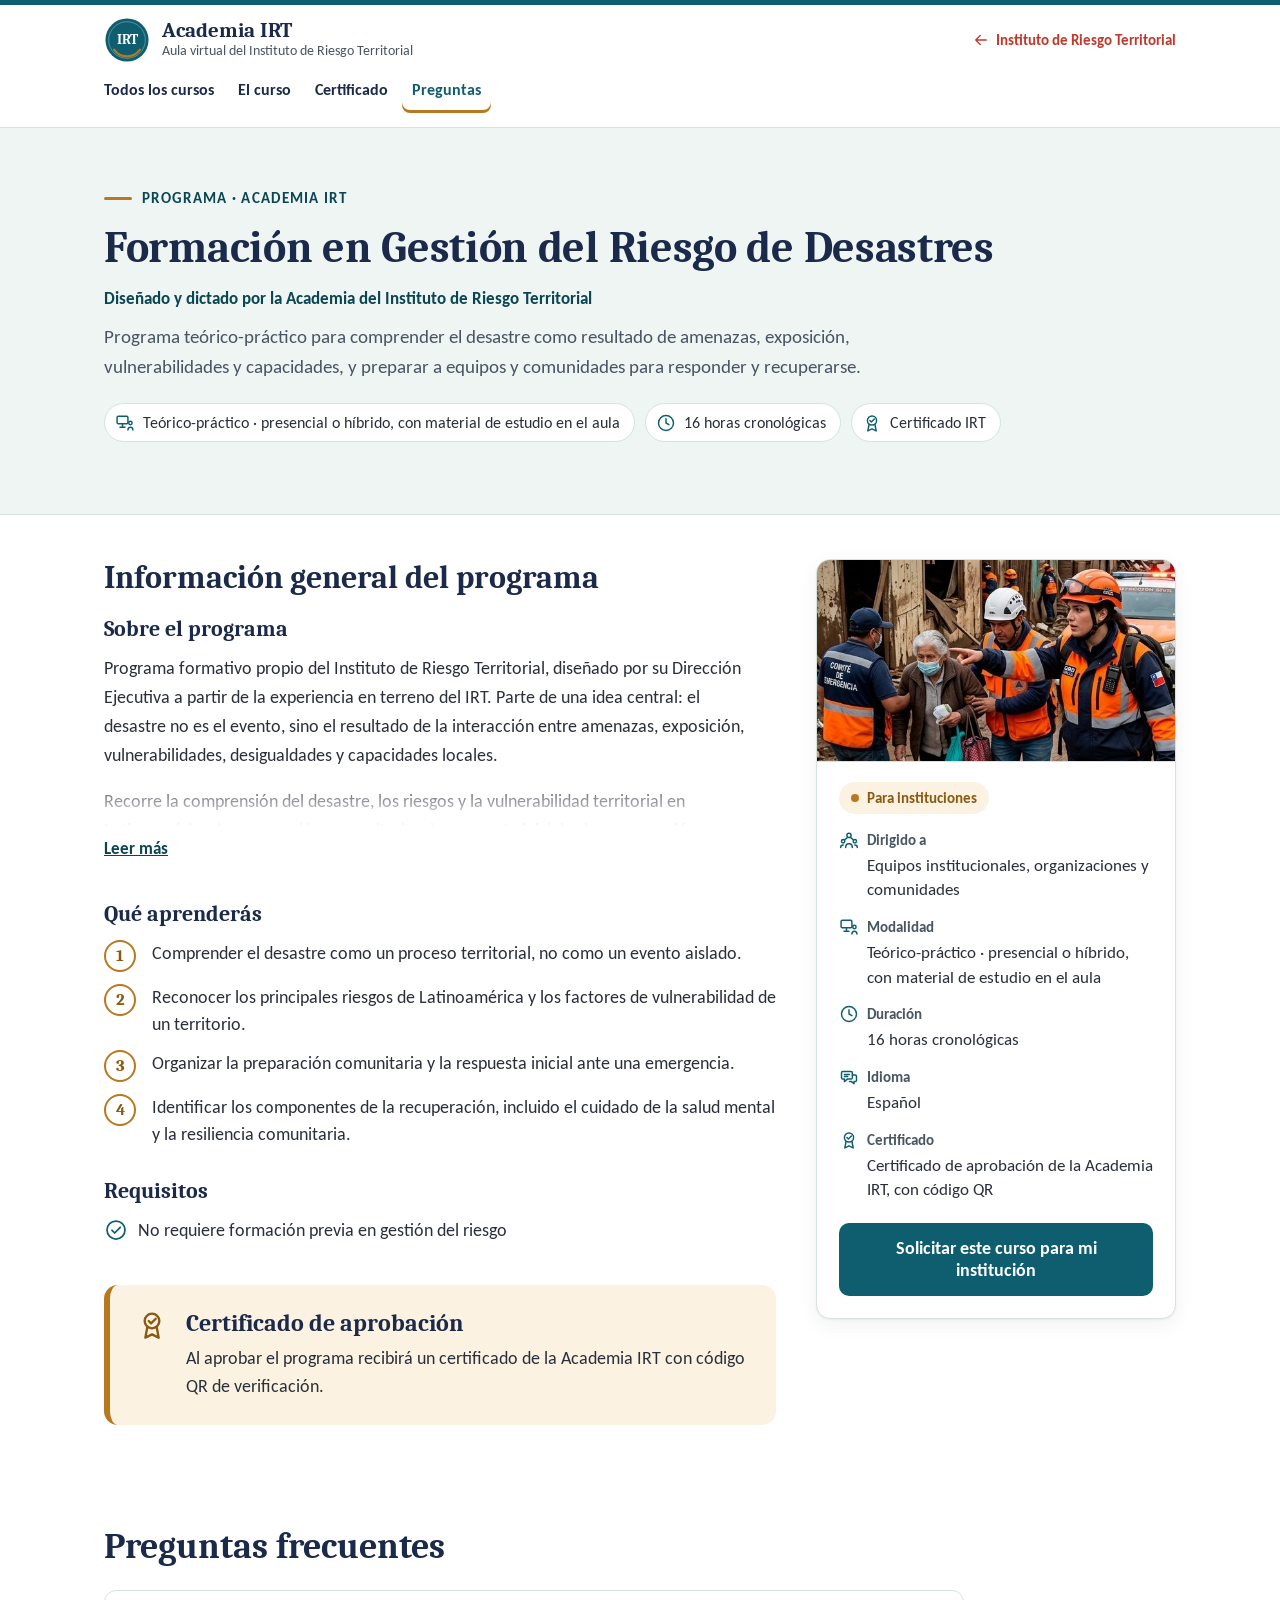
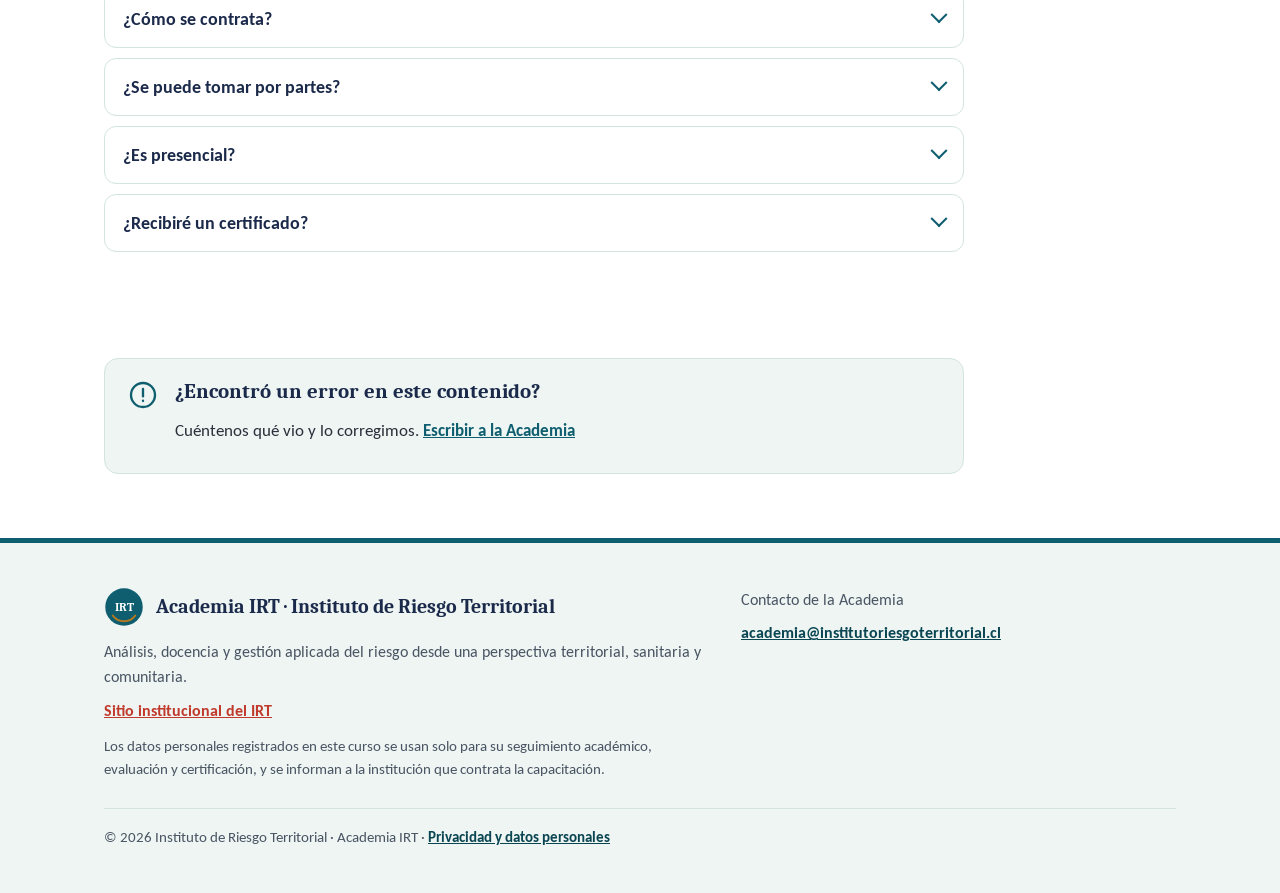
<file: cursos/gestion-riesgo-desastres/index.html>
<!doctype html>
<html lang="es">
<head>
<meta charset="utf-8">
<meta name="viewport" content="width=device-width, initial-scale=1">
<meta name="robots" content="noindex, nofollow">
<title>Academia IRT · Formación en Gestión del Riesgo de Desastres</title>
<meta name="description" content="Programa teórico-práctico para comprender el desastre como resultado de amenazas, exposición, vulnerabilidades y capacidades, y preparar a equipos y comunidades para responder y recuperarse.">
<meta name="theme-color" content="#0E5E6F">
<link rel="icon" href="/assets/sello.svg?v=20261025" type="image/svg+xml">
<link rel="preconnect" href="https://fonts.googleapis.com">
<link rel="preconnect" href="https://fonts.gstatic.com" crossorigin>
<link href="https://fonts.googleapis.com/css2?family=Caladea:wght@400;700&family=Carlito:ital,wght@0,400;0,700;1,400&display=swap" rel="stylesheet">
<link rel="stylesheet" href="/assets/academia.css?v=20261113">
</head>
<body>
<!-- Página generada por herramientas/construir-cursos.js desde assets/cursos.json.
     No la edite a mano: cambie los datos y vuelva a ejecutar el script. -->
<a class="saltar" href="#contenido">Saltar al contenido</a>

<header class="cabecera">
  <div class="wrap">
    <a class="marca" href="/">
      <svg class="sello" viewBox="0 0 64 64" aria-hidden="true"><circle cx="32" cy="32" r="30" fill="#0E5E6F"/><circle cx="32" cy="32" r="25.5" fill="none" stroke="#fff" stroke-opacity=".35" stroke-width="1.2"/><path d="M14 45.5a22 22 0 0 0 36 0" fill="none" stroke="#B7791F" stroke-width="3" stroke-linecap="round"/><text x="32" y="38" text-anchor="middle" font-family="Caladea, Cambria, Georgia, serif" font-weight="700" font-size="19" fill="#fff">IRT</text></svg>
      <span><b>Academia IRT</b><small>Aula virtual del Instituto de Riesgo Territorial</small></span>
    </a>
    <div class="cabecera__extra">
      <a class="volver-irt" href="https://institutoriesgoterritorial.cl" data-sitio="/"><svg class="ico" aria-hidden="true"><use href="/assets/iconos.svg?v=20261025#i-volver"/></svg>Instituto de Riesgo Territorial<span class="visual-oculto"> (sitio institucional)</span></a>
    </div>
    <nav class="menu" aria-label="Secciones del curso" data-vista="publica">
      <a href="/#cursos">Todos los cursos</a>
      <a href="#informacion">El curso</a>
      <a href="#certificado">Certificado</a>
      <a href="#preguntas">Preguntas</a>
    </nav>
  </div>
</header>

<main id="contenido">

<!-- ======================================================================
     PARTE PÚBLICA. Sin cantidad de módulos, precios ni la entidad contratante.
     ====================================================================== -->
<div data-vista="publica">

<div class="curso-cabeza">
  <div class="wrap">
    <span class="antetitulo">Programa · Academia IRT</span>
    <h1>Formación en Gestión del Riesgo de Desastres</h1>
    <p class="curso-cabeza__dicta">Diseñado y dictado por la Academia del Instituto de Riesgo Territorial</p>
    <p class="bajada">Programa teórico-práctico para comprender el desastre como resultado de amenazas, exposición, vulnerabilidades y capacidades, y preparar a equipos y comunidades para responder y recuperarse.</p>
    <div class="datos">
      <span class="dato"><svg class="ico" aria-hidden="true"><use href="/assets/iconos.svg?v=20261025#i-modalidad"/></svg>Teórico-práctico · presencial o híbrido, con material de estudio en el aula</span>
      <span class="dato"><svg class="ico" aria-hidden="true"><use href="/assets/iconos.svg?v=20261025#i-reloj"/></svg>16 horas cronológicas</span>
      <span class="dato"><svg class="ico" aria-hidden="true"><use href="/assets/iconos.svg?v=20261025#i-certificado"/></svg>Certificado IRT</span>
    </div>
  </div>
</div>

<div class="wrap curso-detalle">

  <aside class="curso-lateral" aria-labelledby="titulo-datos">
    <div class="curso-lateral__tarjeta">
      <img class="curso-lateral__imagen" src="/assets/img/cursos/gestion-riesgo-desastres.jpg" alt="Equipo de emergencia con cascos y chalecos naranjos acompaña a una mujer mayor entre viviendas dañadas." width="1600" height="900">
      <div class="curso-lateral__cuerpo">
        <h2 class="visual-oculto" id="titulo-datos">Datos clave del programa</h2>
        <p class="curso-estado"><span class="curso-estado__punto" aria-hidden="true"></span>Para instituciones</p>
        <dl class="datos-clave">
            <div><dt><svg class="ico" aria-hidden="true"><use href="/assets/iconos.svg?v=20261025#i-comunidad"/></svg>Dirigido a</dt><dd>Equipos institucionales, organizaciones y comunidades</dd></div>
            <div><dt><svg class="ico" aria-hidden="true"><use href="/assets/iconos.svg?v=20261025#i-modalidad"/></svg>Modalidad</dt><dd>Teórico-práctico · presencial o híbrido, con material de estudio en el aula</dd></div>
            <div><dt><svg class="ico" aria-hidden="true"><use href="/assets/iconos.svg?v=20261025#i-reloj"/></svg>Duración</dt><dd>16 horas cronológicas</dd></div>
            <div><dt><svg class="ico" aria-hidden="true"><use href="/assets/iconos.svg?v=20261025#i-idioma"/></svg>Idioma</dt><dd>Español</dd></div>
            <div><dt><svg class="ico" aria-hidden="true"><use href="/assets/iconos.svg?v=20261025#i-certificado"/></svg>Certificado</dt><dd>Certificado de aprobación de la Academia IRT, con código QR</dd></div>
        </dl>
        <div class="curso-lateral__acciones">
          <a class="btn btn--primario" href="mailto:academia@institutoriesgoterritorial.cl?subject=Solicitud%3A%20Formaci%C3%B3n%20en%20Gesti%C3%B3n%20del%20Riesgo%20de%20Desastres" data-solicitud="Formación en Gestión del Riesgo de Desastres">Solicitar este curso para mi institución</a>
        </div>
      </div>
    </div>
  </aside>

  <div class="curso-principal">
    <section class="curso-bloque" id="informacion" aria-labelledby="titulo-informacion">
      <h2 id="titulo-informacion">Información general del programa</h2>
      <h3>Sobre el programa</h3>
      <div class="leer-mas" data-leer-mas id="sobre-gestion-riesgo-desastres">
        <p>Programa formativo propio del Instituto de Riesgo Territorial, diseñado por su Dirección Ejecutiva a partir de la experiencia en terreno del IRT. Parte de una idea central: el desastre no es el evento, sino el resultado de la interacción entre amenazas, exposición, vulnerabilidades, desigualdades y capacidades locales.</p>
        <p>Recorre la comprensión del desastre, los riesgos y la vulnerabilidad territorial en Latinoamérica, la preparación comunitaria y la respuesta inicial, y la recuperación con atención a la salud mental y la resiliencia comunitaria. Cuenta con material docente y guías de estudio propias, y puede tomarse completo o por partes, según las necesidades de cada institución.</p>
      </div>
      <h3>Qué aprenderás</h3>
      <ol class="aprenderas">
        <li>Comprender el desastre como un proceso territorial, no como un evento aislado.</li>
        <li>Reconocer los principales riesgos de Latinoamérica y los factores de vulnerabilidad de un territorio.</li>
        <li>Organizar la preparación comunitaria y la respuesta inicial ante una emergencia.</li>
        <li>Identificar los componentes de la recuperación, incluido el cuidado de la salud mental y la resiliencia comunitaria.</li>
      </ol>
      <h3>Requisitos</h3>
      <ul class="requisitos">
        <li><svg class="ico" aria-hidden="true"><use href="/assets/iconos.svg?v=20261025#i-completado"/></svg>No requiere formación previa en gestión del riesgo</li>
      </ul>
    </section>

    <section class="banda-certificado" id="certificado" aria-labelledby="titulo-certificado">
      <svg class="ico ico--g banda-certificado__ico" aria-hidden="true"><use href="/assets/iconos.svg?v=20261025#i-certificado"/></svg>
      <div>
        <h2 id="titulo-certificado">Certificado de aprobación</h2>
        <p>Al aprobar el programa recibirá un certificado de la Academia IRT con código QR de verificación.</p>
      </div>
    </section>
  </div>
</div>

<section class="seccion preguntas" id="preguntas" aria-labelledby="titulo-preguntas">
  <div class="wrap">
    <h2 id="titulo-preguntas">Preguntas frecuentes</h2>
    <div class="acordeon" data-acordeon>
      <details class="acordeon__item" id="pregunta-1">
        <summary>¿Cómo se contrata?</summary>
        <div class="acordeon__respuesta"><p>Con el botón «Solicitar este curso para mi institución»: cuéntenos su institución, el número de participantes y la modalidad que le interesa.</p></div>
      </details>
      <details class="acordeon__item" id="pregunta-2">
        <summary>¿Se puede tomar por partes?</summary>
        <div class="acordeon__respuesta"><p>Sí, el programa puede dictarse completo o por partes, según las necesidades de la institución.</p></div>
      </details>
      <details class="acordeon__item" id="pregunta-3">
        <summary>¿Es presencial?</summary>
        <div class="acordeon__respuesta"><p>Las sesiones son presenciales o híbridas, y el material de estudio queda disponible en el aula de la Academia.</p></div>
      </details>
      <details class="acordeon__item" id="pregunta-4">
        <summary>¿Recibiré un certificado?</summary>
        <div class="acordeon__respuesta"><p>Sí, un certificado de aprobación de la Academia IRT con código QR.</p></div>
      </details>
    </div>
  </div>
</section>

<section class="seccion seccion--compacta">
  <div class="wrap">
    <div class="error-contenido">
      <svg class="ico ico--g" aria-hidden="true"><use href="/assets/iconos.svg?v=20261025#i-aviso"/></svg>
      <div>
        <h2>¿Encontró un error en este contenido?</h2>
        <p>Cuéntenos qué vio y lo corregimos. <a href="mailto:academia@institutoriesgoterritorial.cl?subject=Error%20en%20el%20contenido%3A%20Formaci%C3%B3n%20en%20Gesti%C3%B3n%20del%20Riesgo%20de%20Desastres" data-sitio="/?area=academia#contacto">Escribir a la Academia</a></p>
      </div>
    </div>
  </div>
</section>

</div>

</main>

<footer class="pie">
  <div class="wrap">
    <div>
      <div class="pie__marca">
        <svg class="sello" viewBox="0 0 64 64" aria-hidden="true" style="width:40px;height:40px"><circle cx="32" cy="32" r="30" fill="#0E5E6F"/><path d="M14 45.5a22 22 0 0 0 36 0" fill="none" stroke="#B7791F" stroke-width="3" stroke-linecap="round"/><text x="32" y="38" text-anchor="middle" font-family="Caladea, Cambria, Georgia, serif" font-weight="700" font-size="19" fill="#fff">IRT</text></svg>
        <b>Academia IRT · Instituto de Riesgo Territorial</b>
      </div>
      <p>Análisis, docencia y gestión aplicada del riesgo desde una perspectiva territorial, sanitaria y comunitaria.</p>
      <p><a class="pie__irt" href="https://institutoriesgoterritorial.cl" data-sitio="/">Sitio institucional del IRT</a></p>
      <small>Los datos personales registrados en este curso se usan solo para su seguimiento académico, evaluación y certificación, y se informan a la institución que contrata la capacitación.</small>
    </div>
    <div>
      <p>Contacto de la Academia</p>
      <p><a class="correo" href="mailto:academia@institutoriesgoterritorial.cl">academia@institutoriesgoterritorial.cl</a></p>
    </div>
    <p class="pie__copy">© 2026 Instituto de Riesgo Territorial · Academia IRT · <a href="/privacidad/">Privacidad y datos personales</a></p>
  </div>
</footer>

<!-- Ventana flotante: Solicitud de capacitación.
     Los botones con data-solicitud="Programa" la abren con ese programa ya elegido.
     El envío y las reglas de accesibilidad están en assets/academia.js. -->
<dialog class="ventana" id="solicitud" aria-labelledby="solicitud-titulo" aria-describedby="solicitud-bajada">
  <div class="ventana__cabeza">
    <div>
      <span class="antetitulo">Academia IRT</span>
      <h2 id="solicitud-titulo">Solicitud de capacitación</h2>
    </div>
    <button type="button" class="ventana__cerrar" data-cerrar aria-label="Cerrar ventana">×</button>
  </div>

  <form class="ventana__cuerpo" id="solicitud-form" novalidate>
    <p id="solicitud-bajada" class="ventana__bajada">Cuéntenos qué necesita su equipo. Los campos con <span class="req" aria-hidden="true">*</span> son obligatorios.</p>

    <div class="campos">
      <div class="campo campo--ancho">
        <label for="s-programa">Programa o curso de interés <span class="req" aria-hidden="true">*</span></label>
        <select id="s-programa" name="programa" required>
          <option value="">Seleccione una opción</option>
          <option>Formación en Gestión del Riesgo de Desastres</option>
          <option>Entrevista Motivacional y Consejería Familiar</option>
          <option>Jornadas de fortalecimiento de equipos</option>
          <option>Cuidado integral de personas mayores con demencia y dependencia</option>
          <option>Ciclo de conversatorios</option>
          <option>Otro</option>
        </select>
      </div>
      <div class="campo">
        <label for="s-nombre">Nombre <span class="req" aria-hidden="true">*</span></label>
        <input id="s-nombre" name="nombre" type="text" autocomplete="given-name" required>
      </div>
      <div class="campo">
        <label for="s-apellidos">Apellidos</label>
        <input id="s-apellidos" name="apellidos" type="text" autocomplete="family-name">
      </div>
      <div class="campo">
        <label for="s-correo">Correo <span class="req" aria-hidden="true">*</span></label>
        <input id="s-correo" name="correo" type="email" autocomplete="email" inputmode="email" required>
      </div>
      <div class="campo">
        <label for="s-telefono">Teléfono</label>
        <input id="s-telefono" name="telefono" type="tel" autocomplete="tel" inputmode="tel">
      </div>
      <div class="campo campo--ancho">
        <label for="s-institucion">Institución u organización <span class="req" aria-hidden="true">*</span></label>
        <input id="s-institucion" name="institucion" type="text" autocomplete="organization" required>
      </div>
      <div class="campo">
        <label for="s-cargo">Cargo <span class="req" aria-hidden="true">*</span></label>
        <input id="s-cargo" name="cargo" type="text" autocomplete="organization-title" required>
      </div>
      <div class="campo">
        <label for="s-region">Región y comuna <span class="req" aria-hidden="true">*</span></label>
        <input id="s-region" name="region" type="text" required>
      </div>
      <div class="campo">
        <label for="s-participantes">Número aproximado de participantes</label>
        <input id="s-participantes" name="participantes" type="number" min="1" step="1" inputmode="numeric">
      </div>
      <div class="campo">
        <label for="s-modalidad">Modalidad preferida</label>
        <select id="s-modalidad" name="modalidad">
          <option>Presencial</option>
          <option>Híbrida</option>
          <option>En línea</option>
          <option selected>Por definir</option>
        </select>
      </div>
      <div class="campo campo--ancho">
        <label for="s-mensaje">Mensaje</label>
        <textarea id="s-mensaje" name="mensaje" rows="4"></textarea>
      </div>
    </div>

    <!-- Campo trampa para robots: debe quedar vacío -->
    <div class="trampa" aria-hidden="true">
      <label for="s-web">No complete este campo</label>
      <input id="s-web" name="web" type="text" tabindex="-1" autocomplete="off">
    </div>

    <label class="acepta" for="s-acepta">
      <input id="s-acepta" name="acepta" type="checkbox" required>
      <span>Acepto que el IRT use estos datos solo para responder mi solicitud <span class="req" aria-hidden="true">*</span></span>
    </label>

    <p class="ventana__aviso" id="solicitud-aviso" role="alert" hidden></p>

    <div class="ventana__acciones">
      <button type="submit" class="btn btn--primario" id="solicitud-enviar">Enviar solicitud</button>
      <button type="button" class="btn btn--secundario" data-cerrar>Cancelar</button>
    </div>
  </form>

  <div class="ventana__cuerpo ventana__exito" id="solicitud-exito" hidden>
    <svg class="ico ico--g" aria-hidden="true"><use href="/assets/iconos.svg?v=20261025#i-correo"/></svg>
    <p tabindex="-1" id="solicitud-gracias">Gracias. Recibimos su solicitud de capacitación; el equipo de Academia IRT le responderá a la brevedad.</p>
    <button type="button" class="btn btn--primario" data-cerrar>Cerrar</button>
  </div>
</dialog>

<script src="/assets/academia.js?v=20261113"></script>
<script src="/assets/aula-cursos.js?v=20261113"></script>
<script src="/assets/inscripcion.js?v=20261113"></script>
<script src="/assets/catalogo.js?v=20261113"></script>
</body>
</html>
</file>
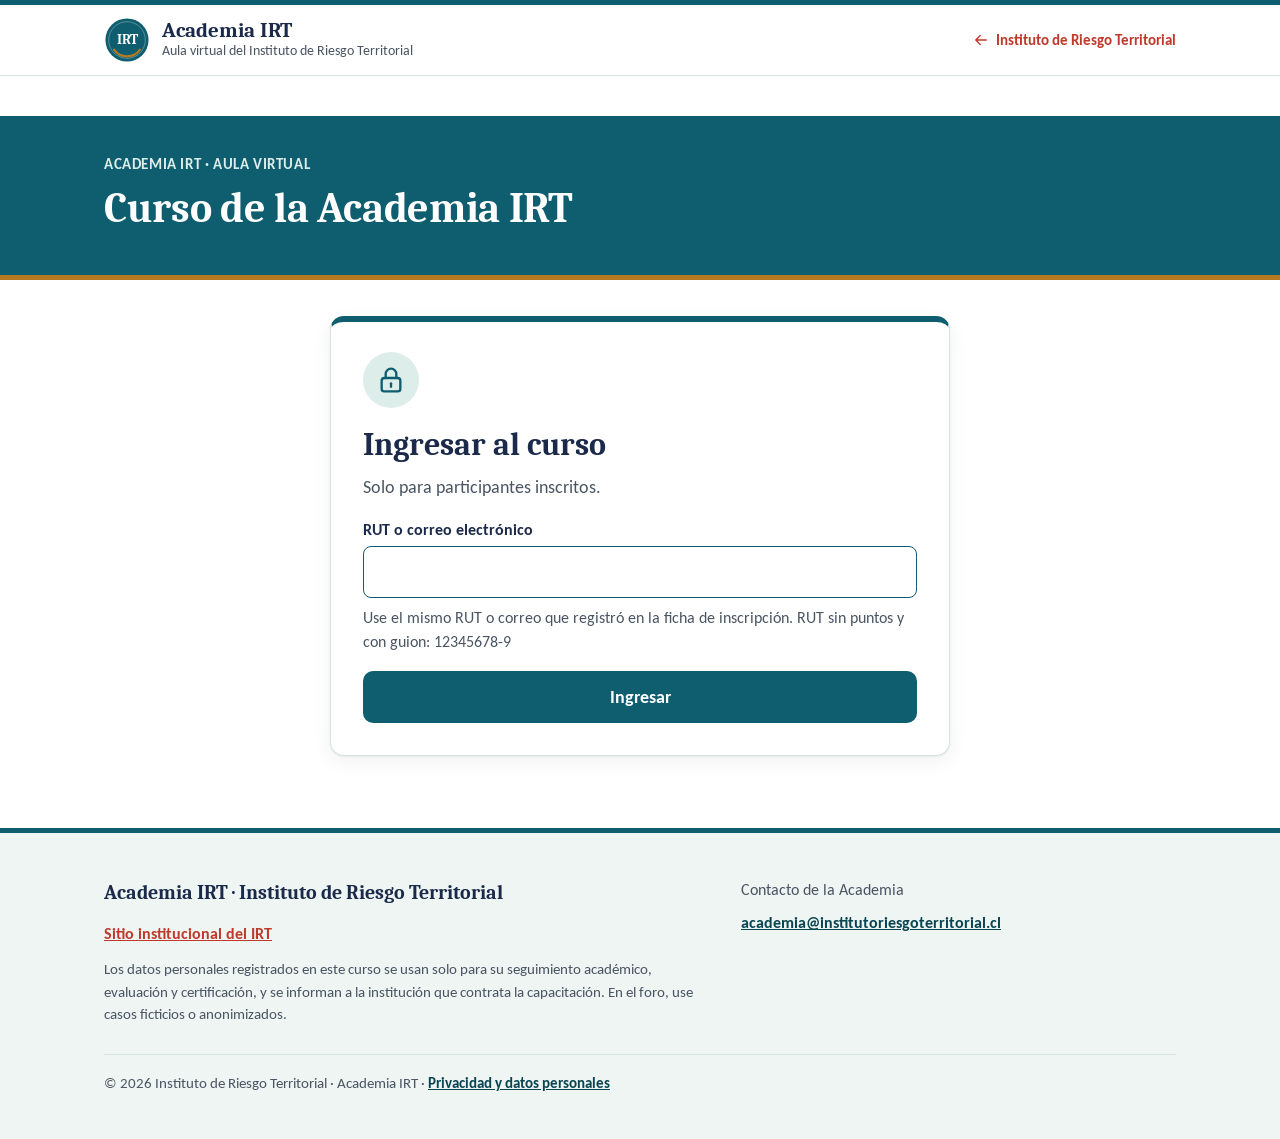
<file: plantillas/sala/index.html>
<!doctype html>
<html lang="es">
<head>
<meta charset="utf-8">
<meta name="viewport" content="width=device-width, initial-scale=1">
<meta name="robots" content="noindex, nofollow">
<title>Academia IRT · Sala del curso</title>
<meta name="theme-color" content="#0E5E6F">
<link rel="icon" href="/assets/sello.svg?v=20261025" type="image/svg+xml">
<link rel="preconnect" href="https://fonts.googleapis.com">
<link rel="preconnect" href="https://fonts.gstatic.com" crossorigin>
<link href="https://fonts.googleapis.com/css2?family=Caladea:wght@400;700&family=Carlito:ital,wght@0,400;0,700;1,400&display=swap" rel="stylesheet">
<link rel="stylesheet" href="/assets/academia.css?v=20261113">
</head>
<body>
<!-- ======================================================================
     PLANTILLA DE SALA POR INSTITUCIÓN (README, sección 5d)
     Para un curso nuevo: copie esta carpeta completa a la raíz con un nombre
     difícil de adivinar (institucion-año-6 letras/números al azar, por ejemplo
     elquisco-2027-p4m8t2/) y edite SOLO su curso.json. Esta página no se toca:
     assets/aula.js la arma leyendo ese archivo.
     ====================================================================== -->
<a class="saltar" href="#contenido">Saltar al contenido</a>

<header class="cabecera">
  <div class="wrap">
    <a class="marca" href="/">
      <svg class="sello" viewBox="0 0 64 64" aria-hidden="true"><circle cx="32" cy="32" r="30" fill="#0E5E6F"/><circle cx="32" cy="32" r="25.5" fill="none" stroke="#fff" stroke-opacity=".35" stroke-width="1.2"/><path d="M14 45.5a22 22 0 0 0 36 0" fill="none" stroke="#B7791F" stroke-width="3" stroke-linecap="round"/><text x="32" y="38" text-anchor="middle" font-family="Caladea, Cambria, Georgia, serif" font-weight="700" font-size="19" fill="#fff">IRT</text></svg>
      <span><b>Academia IRT</b><small>Aula virtual del Instituto de Riesgo Territorial</small></span>
    </a>
    <div class="cabecera__extra">
      <a class="volver-irt" href="https://institutoriesgoterritorial.cl" data-sitio="/"><svg class="ico" aria-hidden="true"><use href="/assets/iconos.svg?v=20261025#i-volver"/></svg>Instituto de Riesgo Territorial<span class="visual-oculto"> (sitio institucional)</span></a>
    </div>
  </div>
</header>

<main id="contenido">

<!-- Antes de ingresar: banda del curso (desde curso.json) y recuadro de ingreso -->
<section class="sala-portada" id="ingresar" data-vista="publica" aria-labelledby="titulo-ingresar">
  <div id="sala-portada"></div>
  <div class="wrap">
    <form class="acceso" id="acceso-form" data-curso="" novalidate>
      <div class="acceso__ico"><svg class="ico ico--g" aria-hidden="true"><use href="/assets/iconos.svg?v=20261025#i-candado"/></svg></div>
      <h2 id="titulo-ingresar">Ingresar al curso</h2>
      <p class="acceso__bajada">Solo para participantes inscritos.</p>
      <div class="campo">
        <label for="acceso-id">RUT o correo electrónico</label>
        <input id="acceso-id" name="identificador" type="text" inputmode="text" autocomplete="email" autocapitalize="none" spellcheck="false" aria-describedby="acceso-ayuda" required>
        <p class="campo__ayuda" id="acceso-ayuda">Use el mismo RUT o correo que registró en la ficha de inscripción. RUT sin puntos y con guion: 12345678-9</p>
      </div>
      <div class="campo campo--correo" id="acceso-correo-campo" hidden>
        <label for="acceso-correo">Correo electrónico</label>
        <input id="acceso-correo" name="correo" type="email" inputmode="email" autocomplete="email" autocapitalize="none" spellcheck="false">
      </div>
      <div class="aviso" id="acceso-mensaje" role="status" aria-live="polite"></div>
      <button type="submit" class="btn btn--primario" id="acceso-boton">Ingresar</button>
    </form>
  </div>
  <div class="seccion--compacta"></div>
</section>

<div class="aula-cargando" id="aula-cargando" role="status" aria-live="polite" hidden><span class="cargador" aria-hidden="true"></span>Cargando su sala…</div>
<div class="aula-aviso" id="aula-aviso" role="status" aria-live="polite"></div>
<!-- data-pagina-propia: el Apps Script recibe la dirección de esta carpeta como «pagina» -->
<div class="sala" id="sala" data-config="curso.json" data-pagina-propia hidden></div>

</main>

<footer class="pie">
  <div class="wrap">
    <div>
      <div class="pie__marca"><b>Academia IRT · Instituto de Riesgo Territorial</b></div>
      <p><a class="pie__irt" href="https://institutoriesgoterritorial.cl" data-sitio="/">Sitio institucional del IRT</a></p>
      <small>Los datos personales registrados en este curso se usan solo para su seguimiento académico, evaluación y certificación, y se informan a la institución que contrata la capacitación. En el foro, use casos ficticios o anonimizados.</small>
    </div>
    <div>
      <p>Contacto de la Academia</p>
      <p><a class="correo" href="mailto:academia@institutoriesgoterritorial.cl">academia@institutoriesgoterritorial.cl</a></p>
    </div>
    <p class="pie__copy">© 2026 Instituto de Riesgo Territorial · Academia IRT · <a href="/privacidad/">Privacidad y datos personales</a></p>
  </div>
</footer>
<script src="/assets/academia.js?v=20261014"></script>
<script src="/assets/aula-cursos.js?v=20261025"></script>
<script src="/assets/aula-tests.js?v=20261025"></script>
<script src="/assets/aula-acceso.js?v=20261025"></script>
<script src="/assets/aula.js?v=20261025b"></script>
</body>
</html>
</file>
<file: assets/academia.css>
/* ==========================================================================
   Academia IRT · Hoja de estilos compartida
   Portada, página 404 y páginas de curso usan este mismo archivo.
   Al modificarlo, cambie la versión en los <link>: academia.css?v=AAAAMMDD
   ========================================================================== */

/* --------------------------------------------------------------------------
   1. Identidad de color
   Paleta análoga a la del IRT: el petróleo es vecino del azul marino IRT en el
   círculo cromático (parentesco sin confusión). Proporción 60-30-10:
   fondos claros · petróleo y tinta · ocre.
   Contraste verificado (WCAG 2.1): ver README, sección «Identidad visual».
   -------------------------------------------------------------------------- */
:root{
  /* Color principal de la Academia */
  --petroleo:#0E5E6F;          /* botones, bandas finas, encabezados de tarjeta, enlaces */
  --petroleo-osc:#0A4552;      /* hover, antetítulos, foco */
  --petroleo-claro:#DCEDEA;    /* fichas suaves, chips */

  /* Fondos (60 %) */
  --blanco:#FFFFFF;
  --salvia:#EEF5F3;            /* secciones alternas */
  --linea:#D3E4DF;             /* bordes de tarjeta (decorativo) */

  /* Acento cálido (10 %), derivado del dorado IRT #C9A227 */
  --ocre:#B7791F;              /* solo elementos gráficos: insignias, progreso, detalles */
  --ocre-osc:#8A5A12;          /* ocre como texto */
  --ocre-claro:#FBF2E2;        /* fondo de recuadros de aviso */

  /* Tinta: vínculo con la marca madre */
  --tinta:#1B2A4A;             /* titulares (azul marino IRT) */
  --texto:#2A2F3A;             /* texto corrido (carbón) */
  --texto-suave:#4A5563;       /* texto secundario */

  /* Firma de pertenencia: solo sello IRT y enlace al Instituto */
  --terracota:#C0392B;

  /* Estado «disponible pronto» */
  --pendiente-fondo:#EEF1F1;
  --pendiente-texto:#5D6670;

  /* Tipografía institucional */
  --f-titulo:"Caladea",Cambria,Georgia,serif;
  --f-texto:"Carlito",Calibri,"Segoe UI",Arial,sans-serif;

  /* Ritmo */
  --ancho:1120px;
  --margen:24px;
  --radio:14px;
  --sombra:0 1px 2px rgba(27,42,74,.06),0 6px 20px rgba(27,42,74,.06);
}

/* --------------------------------------------------------------------------
   2. Base
   -------------------------------------------------------------------------- */
*,*::before,*::after{box-sizing:border-box}
html{scroll-behavior:smooth;-webkit-text-size-adjust:100%}
body{margin:0;background:var(--blanco);color:var(--texto);font-family:var(--f-texto);font-size:18px;line-height:1.6;overflow-wrap:break-word}
h1,h2,h3,h4{font-family:var(--f-titulo);color:var(--tinta);line-height:1.2;margin:0 0 .5em;font-weight:700}
h1{font-size:clamp(32px,5vw,50px);letter-spacing:-.3px}
h2{font-size:clamp(27px,3.6vw,36px)}
h3{font-size:21px}
p{margin:0 0 1em}
a{color:var(--petroleo)}
a:hover{color:var(--petroleo-osc)}
img,svg{max-width:100%}
:focus-visible{outline:3px solid var(--petroleo-osc);outline-offset:3px;border-radius:4px}
[id]{scroll-margin-top:96px}
.wrap{max-width:var(--ancho);margin:0 auto;padding:0 var(--margen);width:100%}
.correo{overflow-wrap:anywhere}
.visual-oculto{position:absolute!important;width:1px;height:1px;overflow:hidden;clip:rect(0 0 0 0);white-space:nowrap}

.saltar{position:absolute;left:12px;top:-60px;z-index:100;background:var(--petroleo-osc);color:#fff;padding:10px 16px;border-radius:8px;font-weight:700;text-decoration:none}
.saltar:focus{top:12px;color:#fff}

/* Iconos lineales (sprite /assets/iconos.svg) */
.ico{width:24px;height:24px;flex:none;fill:none;stroke:currentColor;stroke-width:1.75;stroke-linecap:round;stroke-linejoin:round;vertical-align:middle}
.ico--g{width:32px;height:32px}

/* Marcador de contenido por confirmar (visible a propósito) */

/* --------------------------------------------------------------------------
   3. Cabecera y marca
   -------------------------------------------------------------------------- */
.cabecera{background:var(--blanco);border-top:5px solid var(--petroleo);border-bottom:1px solid var(--linea);position:relative;z-index:20}
.cabecera .wrap{display:flex;align-items:center;justify-content:space-between;gap:20px;padding-top:12px;padding-bottom:12px}
.marca{display:flex;align-items:center;gap:12px;text-decoration:none;color:var(--tinta);min-width:0}
.marca:hover{color:var(--tinta)}
.sello{width:46px;height:46px;flex:none;display:block}
.marca b{display:block;font-family:var(--f-titulo);font-size:21px;line-height:1.1;color:var(--tinta)}
.marca small{display:block;font-size:14px;line-height:1.3;color:var(--texto-suave)}
.menu{display:flex;align-items:center;gap:4px}
.menu a{color:var(--tinta);text-decoration:none;font-size:16px;font-weight:700;padding:10px 10px;border-radius:8px;white-space:nowrap}
.menu a:hover{background:var(--salvia);color:var(--petroleo-osc)}
.menu a[aria-current="true"]{color:var(--petroleo);box-shadow:inset 0 -3px 0 var(--ocre)}
.volver-irt{display:inline-flex;align-items:center;gap:6px;color:var(--terracota);font-size:15px;font-weight:700;text-decoration:none;white-space:nowrap}
.volver-irt:hover{color:var(--terracota);text-decoration:underline}
.volver-irt .ico{width:18px;height:18px}
.cabecera__extra{display:flex;align-items:center;gap:18px}
/* Dos filas en todos los anchos: arriba la marca y «Instituto de Riesgo Territorial»,
   abajo el menú. En una sola fila no caben y la marca se comprime hasta encimarse. */
.cabecera .wrap{flex-wrap:wrap;row-gap:4px}
.cabecera__extra{order:2}
.menu{order:3;width:100%;overflow-x:auto;-webkit-overflow-scrolling:touch;scrollbar-width:none;margin:0 -10px;padding:0 0 2px;width:calc(100% + 20px)}
.menu::-webkit-scrollbar{display:none}

@media (min-width:1101px){
  .cabecera{position:sticky;top:0}
}

/* --------------------------------------------------------------------------
   4. Botones
   -------------------------------------------------------------------------- */
.btns{display:flex;flex-wrap:wrap;gap:12px}
.btn{display:inline-flex;align-items:center;justify-content:center;gap:10px;min-height:52px;padding:12px 22px;border-radius:10px;font-family:var(--f-texto);font-weight:700;font-size:18px;line-height:1.25;text-decoration:none;border:2px solid transparent;text-align:center;cursor:pointer;transition:background-color .15s ease,box-shadow .15s ease,transform .15s ease}
.btn:hover{transform:translateY(-1px);box-shadow:0 6px 16px rgba(10,69,82,.18)}
.btn--primario{background:var(--petroleo);color:#fff}
.btn--primario:hover{background:var(--petroleo-osc);color:#fff}
.btn--secundario{background:var(--blanco);color:var(--petroleo-osc);border-color:var(--petroleo)}
.btn--secundario:hover{background:var(--salvia);color:var(--petroleo-osc)}
.btn--chico{min-height:48px;font-size:17px;padding:10px 18px}
.btn .ico{width:22px;height:22px}

/* Iconos dentro de botones de curso (CSS, para que sobrevivan al script de enlaces pendientes) */
.btn--leer::before,.btn--test::before,.btn--descargar::before,.btn--correo::before,.btn--presentacion::before{content:"";width:22px;height:22px;flex:none;background:currentColor;-webkit-mask:var(--m) center/contain no-repeat;mask:var(--m) center/contain no-repeat}
.btn--leer{--m:url("data:image/svg+xml,%3Csvg xmlns='http://www.w3.org/2000/svg' viewBox='0 0 24 24' fill='none' stroke='%23000' stroke-width='1.9' stroke-linecap='round' stroke-linejoin='round'%3E%3Cpath d='M3 5.5c3-1.5 6-1.5 9 .5 3-2 6-2 9-.5v13c-3-1.5-6-1.5-9 .5-3-2-6-2-9-.5z'/%3E%3Cpath d='M12 6v13'/%3E%3C/svg%3E")}
.btn--test{--m:url("data:image/svg+xml,%3Csvg xmlns='http://www.w3.org/2000/svg' viewBox='0 0 24 24' fill='none' stroke='%23000' stroke-width='1.9' stroke-linecap='round' stroke-linejoin='round'%3E%3Crect x='4.5' y='3.5' width='15' height='18' rx='2'/%3E%3Cpath d='M8 11l1.5 1.5L12 10M8 16l1.5 1.5L12 15M14 11.5h2.5M14 16.5h2.5'/%3E%3C/svg%3E")}
.btn--descargar{--m:url("data:image/svg+xml,%3Csvg xmlns='http://www.w3.org/2000/svg' viewBox='0 0 24 24' fill='none' stroke='%23000' stroke-width='1.9' stroke-linecap='round' stroke-linejoin='round'%3E%3Cpath d='M12 4v11M7 10.5l5 5 5-5M5 20h14'/%3E%3C/svg%3E")}
.btn--presentacion{--m:url("data:image/svg+xml,%3Csvg xmlns='http://www.w3.org/2000/svg' viewBox='0 0 24 24' fill='none' stroke='%23000' stroke-width='1.9' stroke-linecap='round' stroke-linejoin='round'%3E%3Crect x='3' y='4' width='18' height='12.5' rx='1.5'/%3E%3Cpath d='M10.5 7.8v5l4-2.5z'/%3E%3Cpath d='M12 16.5V20M8.5 20h7'/%3E%3C/svg%3E")}
.btn--correo{--m:url("data:image/svg+xml,%3Csvg xmlns='http://www.w3.org/2000/svg' viewBox='0 0 24 24' fill='none' stroke='%23000' stroke-width='1.9' stroke-linecap='round' stroke-linejoin='round'%3E%3Crect x='3' y='5' width='18' height='14' rx='2'/%3E%3Cpath d='M3.5 6.5L12 13l8.5-6.5'/%3E%3C/svg%3E")}

/* Enlaces aún no cargados (los marca el script de cada curso) */
.btn.pendiente{background:var(--pendiente-fondo)!important;color:var(--pendiente-texto)!important;border:2px dashed #B9C2C2!important;pointer-events:none;box-shadow:none;transform:none;font-weight:700}

/* --------------------------------------------------------------------------
   5. Secciones y encabezados
   -------------------------------------------------------------------------- */
.seccion{padding:80px 0}
.seccion--salvia{background:var(--salvia)}
.seccion--banda{border-top:5px solid var(--petroleo)}
.encabezado{max-width:760px;margin-bottom:36px}
.antetitulo{display:inline-flex;align-items:center;gap:10px;font-size:15px;font-weight:700;letter-spacing:1.3px;text-transform:uppercase;color:var(--petroleo-osc);margin-bottom:12px}
.antetitulo::before{content:"";width:28px;height:3px;border-radius:2px;background:var(--ocre)}
.bajada{font-size:19px;color:var(--texto-suave);margin:0}
.para-que{display:flex;gap:10px;align-items:flex-start;margin-top:14px;font-size:17px;color:var(--texto)}
.para-que b{color:var(--petroleo-osc)}

/* Tarjetas genéricas */
.grilla{display:grid;gap:20px}
.grilla--2{grid-template-columns:repeat(2,minmax(0,1fr))}
.grilla--3{grid-template-columns:repeat(3,minmax(0,1fr))}
.grilla--4{grid-template-columns:repeat(4,minmax(0,1fr))}
.tarjeta{background:var(--blanco);border:1px solid var(--linea);border-radius:var(--radio);padding:26px 24px;box-shadow:var(--sombra)}
.tarjeta h3{margin-bottom:.35em}
.tarjeta p{margin:0;color:var(--texto-suave);font-size:17px}
.tarjeta__ico{display:grid;place-items:center;width:52px;height:52px;border-radius:12px;background:var(--petroleo-claro);color:var(--petroleo);margin-bottom:16px}
.tarjeta--banda{border-top:4px solid var(--petroleo)}

/* Etiquetas y estados */
.etiqueta{display:inline-flex;align-items:center;gap:6px;font-size:14px;font-weight:700;letter-spacing:.4px;text-transform:uppercase;padding:4px 10px;border-radius:999px;line-height:1.3}
.etiqueta--ocre{color:var(--ocre-osc);background:var(--ocre-claro);border:1px solid var(--ocre)}
.etiqueta--petroleo{color:#fff;background:var(--petroleo)}
.etiqueta--suave{color:var(--petroleo-osc);background:var(--petroleo-claro)}
.etiqueta--realizado{color:var(--petroleo-osc);background:var(--petroleo-claro)}
.etiqueta--realizado::before{content:"";width:8px;height:8px;border-radius:50%;background:var(--petroleo)}
.etiqueta--ejecucion{color:var(--ocre-osc);background:var(--ocre-claro)}
.etiqueta--ejecucion::before{content:"";width:8px;height:8px;border-radius:50%;background:var(--ocre)}
.etiqueta--propuesta{color:var(--texto-suave);background:var(--blanco);border:1px dashed var(--texto-suave)}

/* Recuadro de aviso */
.recuadro{background:var(--ocre-claro);border-left:6px solid var(--ocre);border-radius:10px;padding:22px 24px;color:var(--texto)}
.recuadro p:last-child{margin-bottom:0}
.recuadro b{color:var(--tinta)}

/* --------------------------------------------------------------------------
   6. Portada · Apertura
   -------------------------------------------------------------------------- */
.apertura{position:relative;overflow:hidden;background:linear-gradient(180deg,var(--salvia) 0%,var(--blanco) 100%);padding:84px 0 92px}
.apertura__trazo{position:absolute;right:-120px;top:-40px;width:720px;height:auto;color:#C9DFDA;pointer-events:none}
.apertura .wrap{position:relative}
.apertura h1{max-width:820px}
.apertura .bajada{max-width:640px;font-size:20px;margin-bottom:32px;color:var(--texto)}
.apertura__datos{display:flex;flex-wrap:wrap;gap:10px 22px;margin:34px 0 0;padding:0;list-style:none;color:var(--texto-suave);font-size:17px}
.apertura__datos li{display:flex;align-items:center;gap:8px}
.apertura__datos .ico{color:var(--petroleo)}

/* --------------------------------------------------------------------------
   7. Portada · Programa base GRD (itinerario I → IV)
   -------------------------------------------------------------------------- */
.programa{display:grid;grid-template-columns:minmax(0,1fr) 340px;gap:40px;align-items:start}
.itinerario{list-style:none;margin:0;padding:0;position:relative;display:grid;gap:18px}
.itinerario::before{content:"";position:absolute;left:31px;top:30px;bottom:30px;width:4px;border-radius:2px;background:linear-gradient(var(--petroleo),var(--ocre))}
.etapa{position:relative;display:grid;grid-template-columns:66px minmax(0,1fr);gap:18px;align-items:start}
.etapa__num{position:relative;z-index:1;width:66px;height:66px;border-radius:50%;background:var(--petroleo);color:#fff;display:grid;place-items:center;font-family:var(--f-titulo);font-weight:700;font-size:24px;box-shadow:0 0 0 6px var(--salvia)}
.etapa:last-child .etapa__num{box-shadow:0 0 0 6px var(--salvia),0 0 0 9px var(--ocre)}
.etapa__tarjeta{background:var(--blanco);border:1px solid var(--linea);border-radius:var(--radio);overflow:hidden;box-shadow:var(--sombra)}
.etapa__cabeza{display:flex;flex-wrap:wrap;justify-content:space-between;align-items:center;gap:6px 12px;background:var(--petroleo);color:#fff;padding:10px 20px;font-size:15px;font-weight:700;letter-spacing:.6px;text-transform:uppercase}
.etapa__cabeza span{display:inline-flex;align-items:center;gap:6px}
.etapa__cabeza .ico{width:20px;height:20px}
.etapa__cuerpo{padding:18px 20px 20px}
.etapa__cuerpo h3{font-size:22px;margin-bottom:.3em}
.etapa__cuerpo p{margin:0;color:var(--texto-suave);font-size:17px}
.ficha-programa{background:var(--blanco);border:1px solid var(--linea);border-top:5px solid var(--ocre);border-radius:var(--radio);padding:26px 24px;box-shadow:var(--sombra);position:sticky;top:110px}
.ficha-programa h3{font-size:20px}
.ficha-programa dl{margin:0 0 22px;display:grid;gap:14px}
.ficha-programa dt{display:flex;align-items:center;gap:8px;font-weight:700;color:var(--tinta);font-size:16px}
.ficha-programa dt .ico{color:var(--petroleo);width:22px;height:22px}
.ficha-programa dd{margin:2px 0 0 30px;color:var(--texto-suave);font-size:17px;line-height:1.45}
.ficha-programa .btn{width:100%}
.ficha-programa__total{font-family:var(--f-titulo);font-size:44px;line-height:1;color:var(--petroleo);margin:0}
.ficha-programa__total small{font-family:var(--f-texto);font-size:17px;color:var(--texto-suave);font-weight:400}
.complementos{margin-top:26px;padding:20px 22px;border:1px dashed var(--petroleo);border-radius:var(--radio);background:var(--blanco)}
.complementos p{margin:0;font-size:17px}

/* --------------------------------------------------------------------------
   8. Portada · Áreas, experiencia, propuestas, proceso, relatoría
   -------------------------------------------------------------------------- */
.area{display:flex;gap:16px;align-items:flex-start;background:var(--blanco);border:1px solid var(--linea);border-radius:var(--radio);padding:22px}
.area .tarjeta__ico{margin:0;width:48px;height:48px;flex:none}
.area h3{font-size:19px;margin:2px 0 4px}
.area p{margin:0;font-size:16px;color:var(--texto-suave);line-height:1.5}
.area--eje{border:2px solid var(--petroleo);background:var(--blanco)}
.area--eje .tarjeta__ico{background:var(--petroleo);color:#fff}

.subtitulo{font-size:clamp(25px,3vw,30px);margin:64px 0 8px}
.ficha{background:var(--blanco);border:1px solid var(--linea);border-radius:var(--radio);padding:26px 26px 24px;box-shadow:var(--sombra);display:flex;flex-direction:column;gap:12px}
.ficha h3{font-size:22px;margin:0}
.ficha p{margin:0;font-size:17px;color:var(--texto-suave)}
.ficha__meta{display:flex;flex-wrap:wrap;gap:8px}
.ficha__datos{list-style:none;margin:0;padding:0;display:grid;gap:8px;font-size:17px}
.ficha__datos li{display:flex;gap:10px;align-items:flex-start}
.ficha__datos .ico{color:var(--petroleo);width:22px;height:22px;margin-top:2px}
.ficha__cita{margin:6px 0 0;padding:16px 18px;border-left:4px solid var(--ocre);background:var(--salvia);border-radius:0 10px 10px 0;font-family:var(--f-titulo);font-style:italic;font-size:18px;line-height:1.5;color:var(--tinta)}

.propuesta{display:flex;flex-direction:column;gap:14px;background:var(--blanco);border:1px dashed #9FB9B3;border-radius:var(--radio);padding:24px}
.propuesta h3{font-size:20px;margin:0}
.propuesta p{margin:0;font-size:17px;color:var(--texto-suave);flex:1}
.propuesta .btn{align-self:flex-start}

.proceso{list-style:none;margin:0;padding:0;display:grid;grid-template-columns:repeat(5,minmax(0,1fr));gap:14px;counter-reset:paso}
.proceso li{position:relative;background:var(--blanco);border:1px solid var(--linea);border-radius:var(--radio);padding:24px 18px 20px;counter-increment:paso}
.proceso li::before{content:counter(paso);position:absolute;top:-16px;left:18px;width:34px;height:34px;border-radius:50%;background:var(--petroleo);color:#fff;font-weight:700;display:grid;place-items:center;font-size:17px;box-shadow:0 0 0 4px var(--blanco)}
.proceso .ico{color:var(--petroleo);margin:6px 0 10px}
.proceso h3{font-size:19px;margin-bottom:.25em}
.proceso p{margin:0;font-size:16px;color:var(--texto-suave);line-height:1.5}

.relatoria{display:grid;grid-template-columns:auto minmax(0,1fr);gap:24px;align-items:start;max-width:880px}
.relatoria__ico{width:72px;height:72px;border-radius:50%;background:var(--petroleo-claro);color:var(--petroleo);display:grid;place-items:center}
.relatoria p{font-size:19px}

.cta-instituciones{margin-top:40px;display:flex;flex-wrap:wrap;align-items:center;justify-content:space-between;gap:20px;background:var(--blanco);border:1px solid var(--linea);border-left:6px solid var(--petroleo);border-radius:var(--radio);padding:24px 26px}
.cta-instituciones p{margin:0;font-size:19px;color:var(--tinta);font-family:var(--f-titulo);max-width:620px}

/* --------------------------------------------------------------------------
   9. Pie
   -------------------------------------------------------------------------- */
.pie{background:var(--salvia);border-top:5px solid var(--petroleo);padding:44px 0 36px;font-size:16px;color:var(--texto)}
.pie .wrap{display:grid;grid-template-columns:1.4fr 1fr;gap:28px}
.pie__marca{display:flex;gap:12px;align-items:center;margin-bottom:12px}
.pie__marca b{font-family:var(--f-titulo);font-size:20px;color:var(--tinta)}
.pie p{margin:0 0 8px;color:var(--texto-suave)}
.pie a{color:var(--petroleo-osc);font-weight:700}
.pie .pie__irt{color:var(--terracota)}
.pie small{display:block;margin-top:12px;color:var(--texto-suave);font-size:15px;line-height:1.5}
.pie__copy{grid-column:1/-1;border-top:1px solid var(--linea);padding-top:16px;font-size:15px;color:var(--texto-suave)}

/* --------------------------------------------------------------------------
   10. Página de curso
   -------------------------------------------------------------------------- */
.curso-apertura{position:relative;overflow:hidden;background:linear-gradient(180deg,var(--salvia) 0%,var(--blanco) 100%);padding:56px 0 60px;border-bottom:1px solid var(--linea)}
.curso-apertura h1{font-size:clamp(28px,4.2vw,44px);max-width:860px}
.curso-apertura .bajada{max-width:720px;color:var(--texto);margin-bottom:24px}
.datos{display:flex;flex-wrap:wrap;gap:10px;margin-bottom:28px}
.dato{display:inline-flex;align-items:center;gap:8px;background:var(--blanco);border:1px solid var(--linea);border-radius:999px;padding:6px 14px 6px 10px;font-size:16px;color:var(--texto)}
.dato .ico{width:20px;height:20px;color:var(--petroleo)}

.pasos{display:grid;grid-template-columns:repeat(4,minmax(0,1fr));gap:16px;counter-reset:p;list-style:none;margin:0;padding:0}
.paso{background:var(--blanco);border:1px solid var(--linea);border-radius:12px;padding:26px 20px 20px;position:relative;box-shadow:var(--sombra)}
.paso::before{counter-increment:p;content:counter(p);position:absolute;top:-16px;left:20px;width:34px;height:34px;border-radius:50%;background:var(--petroleo);color:#fff;font-weight:700;display:grid;place-items:center;font-size:17px;box-shadow:0 0 0 4px var(--salvia)}
.paso h3{font-size:20px;margin-top:4px}
.paso p{margin:0;color:var(--texto-suave);font-size:17px}

/* Indicador de avance de módulos */
.ruta{margin:0 0 28px;background:var(--blanco);border:1px solid var(--linea);border-radius:var(--radio);padding:18px 18px 14px}
.ruta__titulo{display:flex;align-items:center;gap:8px;font-weight:700;color:var(--tinta);font-size:16px;margin:0 0 12px}
.ruta__titulo .ico{color:var(--petroleo);width:22px;height:22px}
.ruta ol{list-style:none;margin:0;padding:0;display:grid;grid-template-columns:repeat(5,minmax(0,1fr));gap:8px;position:relative}
.ruta li{position:relative}
.ruta a{display:flex;flex-direction:column;align-items:center;gap:4px;text-decoration:none;color:var(--texto);padding:6px 4px 8px;border-radius:10px;text-align:center;font-size:15px;line-height:1.25}
.ruta a:hover{background:var(--salvia)}
.ruta__num{width:44px;height:44px;border-radius:50%;display:grid;place-items:center;font-family:var(--f-titulo);font-weight:700;font-size:20px;background:var(--blanco);color:var(--petroleo);border:2px solid var(--petroleo);position:relative;z-index:1}
.ruta li:not(:last-child)::after{content:"";position:absolute;top:28px;left:calc(50% + 24px);right:calc(-50% + 24px);height:3px;background:var(--linea);border-radius:2px}
.ruta__h{display:inline-flex;align-items:center;gap:4px;color:var(--texto-suave)}
.ruta__h .ico{width:16px;height:16px}
.ruta a[aria-current="true"] .ruta__num{background:var(--petroleo);color:#fff;box-shadow:0 0 0 3px var(--ocre-claro),0 0 0 5px var(--ocre)}
.ruta a[aria-current="true"]{font-weight:700;color:var(--tinta)}
.ruta__total{margin:10px 0 0;font-size:15px;color:var(--texto-suave)}

.modulos{display:grid;gap:20px}
.modulo{background:var(--blanco);border:1px solid var(--linea);border-radius:var(--radio);display:grid;grid-template-columns:132px minmax(0,1fr);overflow:hidden;box-shadow:var(--sombra)}
.modulo .num{background:var(--salvia);color:var(--petroleo);display:flex;flex-direction:column;align-items:center;justify-content:center;gap:4px;padding:20px 8px;border-right:4px solid var(--petroleo)}
.modulo .num small{font-size:14px;letter-spacing:1.2px;text-transform:uppercase;color:var(--petroleo-osc);font-weight:700}
.modulo .num b{font-family:var(--f-titulo);font-size:52px;line-height:1;color:var(--petroleo)}
.modulo .num span{display:inline-flex;align-items:center;gap:5px;font-size:15px;font-weight:700;color:var(--ocre-osc)}
.modulo .num span::before{content:"";width:16px;height:16px;background:var(--ocre);-webkit-mask:url("data:image/svg+xml,%3Csvg xmlns='http://www.w3.org/2000/svg' viewBox='0 0 24 24' fill='none' stroke='%23000' stroke-width='2.2' stroke-linecap='round'%3E%3Ccircle cx='12' cy='12' r='9'/%3E%3Cpath d='M12 7v5l3.5 2'/%3E%3C/svg%3E") center/contain no-repeat;mask:url("data:image/svg+xml,%3Csvg xmlns='http://www.w3.org/2000/svg' viewBox='0 0 24 24' fill='none' stroke='%23000' stroke-width='2.2' stroke-linecap='round'%3E%3Ccircle cx='12' cy='12' r='9'/%3E%3Cpath d='M12 7v5l3.5 2'/%3E%3C/svg%3E") center/contain no-repeat}
.modulo .cuerpo{padding:24px 26px}
.modulo h3{font-size:23px}
.modulo p{margin:0 0 18px;color:var(--texto-suave);font-size:17px}
.modulo:target{border-color:var(--petroleo);box-shadow:0 0 0 3px var(--petroleo-claro),var(--sombra)}

.jornada{background:var(--blanco);border:1px solid var(--linea);border-top:6px solid var(--petroleo);border-radius:16px;padding:34px;display:grid;grid-template-columns:1.3fr 1fr;gap:32px;box-shadow:var(--sombra)}
.jornada ul{list-style:none;padding:0;margin:0;align-self:start;background:var(--salvia);border-radius:12px;padding:6px 20px}
.jornada li{padding:12px 0;border-bottom:1px solid var(--linea);display:flex;gap:14px}
.jornada li:last-child{border-bottom:0}
.jornada li b{color:var(--ocre-osc);min-width:88px;font-weight:700}

.docs{display:grid;grid-template-columns:repeat(2,minmax(0,1fr));gap:16px}
.doc{background:var(--blanco);border:1px solid var(--linea);border-radius:12px;padding:22px 24px;display:flex;justify-content:space-between;align-items:center;gap:16px;box-shadow:var(--sombra)}
.doc h3{font-size:19px;margin:0 0 4px}
.doc p{margin:0;color:var(--texto-suave);font-size:16px}

/* Página simple (404) */
.simple{padding:72px 0 88px;background:linear-gradient(180deg,var(--salvia) 0%,var(--blanco) 100%)}
.simple .tarjeta{max-width:720px;padding:38px 36px}
.simple .tarjeta p{font-size:18px;color:var(--texto)}
.simple .recuadro{margin:24px 0}

/* --------------------------------------------------------------------------
   11. Adaptación a pantallas
   -------------------------------------------------------------------------- */
@media (max-width:1100px){
  .programa{grid-template-columns:1fr}
  .ficha-programa{position:static}
  .proceso{grid-template-columns:repeat(3,minmax(0,1fr));row-gap:30px}
  .grilla--4{grid-template-columns:repeat(2,minmax(0,1fr))}
}
@media (max-width:860px){
  .grilla--3,.grilla--2,.docs,.jornada,.pie .wrap{grid-template-columns:1fr}
  .pasos{grid-template-columns:repeat(2,minmax(0,1fr));row-gap:30px}
  .proceso{grid-template-columns:repeat(2,minmax(0,1fr))}
  .seccion{padding:60px 0}
  .apertura__trazo{opacity:.6}
}
@media (max-width:560px){
  :root{--margen:16px}
  body{font-size:18px}
  .marca b{font-size:19px}
  .marca small{font-size:13px}
  .sello{width:42px;height:42px}
  .volver-irt span{display:none}
  .seccion{padding:48px 0}
  .apertura{padding:48px 0 56px}
  .apertura .bajada{font-size:19px}
  .apertura__trazo{width:460px;right:-200px;top:-20px;opacity:.45}
  .btns .btn{width:100%}
  .grilla--4,.pasos,.proceso{grid-template-columns:1fr}
  .itinerario::before{left:23px}
  .etapa{grid-template-columns:50px minmax(0,1fr);gap:12px}
  .etapa__num{width:50px;height:50px;font-size:19px;box-shadow:0 0 0 5px var(--salvia)}
  .etapa__cabeza{padding:9px 16px;font-size:14px}
  .etapa__cuerpo{padding:16px}
  .tarjeta,.ficha,.propuesta{padding:22px 18px}
  .area{padding:18px}
  .relatoria{grid-template-columns:1fr}
  .cta-instituciones{padding:20px 18px}
  .ruta{padding:14px 8px 10px}
  .ruta ol{gap:2px}
  .ruta a{font-size:13px;padding:4px 0 6px}
  .ruta__num{width:38px;height:38px;font-size:18px}
  .ruta li:not(:last-child)::after{top:23px;left:calc(50% + 21px);right:calc(-50% + 21px)}
  .ruta__etq{position:absolute;width:1px;height:1px;overflow:hidden;clip:rect(0 0 0 0);white-space:nowrap}
  .modulo{grid-template-columns:1fr}
  .modulo .num{flex-direction:row;gap:12px;justify-content:flex-start;padding:12px 18px;border-right:0;border-bottom:4px solid var(--petroleo)}
  .modulo .num b{font-size:34px}
  .modulo .cuerpo{padding:20px 18px}
  .modulo--completado .num{border-bottom-color:var(--ocre)}
  .bienvenida{padding:16px 18px 18px}
  .jornada{padding:24px 18px}
  .doc{flex-direction:column;align-items:stretch}
  .doc .btn{width:100%}
  .simple{padding:40px 0 56px}
  .simple .tarjeta{padding:26px 20px}
}

/* --------------------------------------------------------------------------
   Ventana flotante «Solicitud de capacitación» (<dialog class="ventana">)
   Fondo blanco, esquinas de 12 px, sombra suave y fondo atenuado.
   En celular ocupa toda la pantalla.
   -------------------------------------------------------------------------- */
html.con-ventana{overflow:hidden}
.ventana{width:min(720px,calc(100vw - 32px));max-height:calc(100vh - 48px);max-height:calc(100dvh - 48px);padding:0;border:0;border-top:6px solid var(--petroleo);border-radius:12px;background:var(--blanco);color:var(--texto);box-shadow:0 2px 6px rgba(27,42,74,.08),0 18px 48px rgba(27,42,74,.18);overflow:auto;overscroll-behavior:contain}
.ventana::backdrop{background:rgba(27,42,74,.55)}
.ventana__cabeza{position:sticky;top:0;z-index:1;display:flex;justify-content:space-between;align-items:flex-start;gap:16px;padding:22px 26px 14px;background:var(--blanco);border-bottom:1px solid var(--linea)}
.ventana__cabeza .antetitulo{margin-bottom:4px;font-size:13px}
.ventana__cabeza .antetitulo::before{content:"";width:18px;height:3px;border-radius:2px;background:var(--ocre)}
.ventana__cabeza h2{font-size:26px;margin:0}
.ventana__cerrar{flex:none;width:44px;height:44px;margin:-4px -8px 0 0;border:0;border-radius:10px;background:transparent;color:var(--petroleo-osc);font:400 32px/1 var(--f-texto);cursor:pointer}
.ventana__cerrar:hover{background:var(--salvia)}
.ventana__cuerpo{padding:20px 26px 26px}
.ventana__bajada{margin:0 0 18px;font-size:17px;color:var(--texto-suave)}
.req{color:var(--ocre-osc);font-weight:700}
.campos{display:grid;grid-template-columns:repeat(2,minmax(0,1fr));gap:14px 18px}
.campo{display:flex;flex-direction:column;gap:6px}
.campo--ancho{grid-column:1/-1}
.campo label{font-weight:700;font-size:16px;color:var(--tinta);line-height:1.3}
.campo input,.campo select,.campo textarea{width:100%;min-height:48px;padding:10px 12px;border:1.5px solid #8FA9A3;border-radius:8px;background:var(--blanco);color:var(--texto);font:400 17px/1.4 var(--f-texto)}
.campo textarea{resize:vertical;min-height:110px}
.campo input:focus-visible,.campo select:focus-visible,.campo textarea:focus-visible{outline:3px solid var(--petroleo-osc);outline-offset:1px;border-color:var(--petroleo);border-radius:8px}
.campo input:user-invalid,.campo select:user-invalid{border-color:#B3261E}
.trampa{position:absolute!important;left:-10000px;width:1px;height:1px;overflow:hidden}
.acepta{display:flex;align-items:flex-start;gap:12px;margin:20px 0 0;padding:14px 16px;background:var(--ocre-claro);border-left:4px solid var(--ocre);border-radius:8px;font-size:17px;line-height:1.45;cursor:pointer}
.acepta input{flex:none;width:22px;height:22px;margin:1px 0 0;accent-color:var(--petroleo)}
.ventana__aviso{margin:16px 0 0;padding:12px 16px;border:1px solid #B3261E;border-radius:8px;background:#FDF1F0;color:#7A1A14;font-size:17px}
.ventana__acciones{display:flex;flex-wrap:wrap;gap:12px;margin-top:22px}
.ventana__acciones .btn[disabled]{opacity:.75;cursor:progress;transform:none;box-shadow:none}
.ventana__exito{display:flex;flex-direction:column;align-items:flex-start;gap:16px;padding-top:30px;padding-bottom:30px}
.ventana__exito[hidden]{display:none}
.ventana__exito .ico{width:44px;height:44px;color:var(--petroleo)}
.ventana__exito p{margin:0;font-size:20px;line-height:1.5;color:var(--tinta)}
.ventana__exito p:focus{outline:none}
@media (prefers-reduced-motion:no-preference){
  .ventana[open]{animation:ventana-entra .2s ease-out}
  .ventana[open]::backdrop{animation:velo-entra .2s ease-out}
}
@keyframes ventana-entra{from{opacity:0;transform:translateY(12px)}to{opacity:1;transform:none}}
@keyframes velo-entra{from{opacity:0}to{opacity:1}}
@media (max-width:560px){
  .ventana{width:100vw;max-width:100vw;height:100vh;height:100dvh;max-height:none;margin:0;border-radius:0}
  .ventana__cabeza{padding:16px 16px 12px}
  .ventana__cabeza h2{font-size:23px}
  .ventana__cuerpo{padding:16px 16px 24px}
  .campos{grid-template-columns:1fr}
  .ventana__acciones .btn{width:100%}
}

/* --------------------------------------------------------------------------
   Aula con acceso de participantes (/cursos/…): tabla de módulos, recuadro de
   acceso, mensajes, progreso, estados de módulo y tarjeta de curso en la portada.
   Solo variables de :root; ningún color escrito a mano.
   -------------------------------------------------------------------------- */
[hidden]{display:none!important}

.intro p{font-size:19px;color:var(--texto);margin:0 0 1em;max-width:720px}
.intro p:last-child{margin-bottom:0}
.paso__ico{color:var(--petroleo);margin:4px 0 10px;display:block}

.tabla-modulos{width:100%;border-collapse:separate;border-spacing:0;background:var(--blanco);border:1px solid var(--linea);border-radius:var(--radio);overflow:hidden;box-shadow:var(--sombra)}
.tabla-modulos th{background:var(--salvia);color:var(--tinta);text-align:left;font-size:15px;letter-spacing:1px;text-transform:uppercase;padding:14px 20px;border-bottom:1px solid var(--linea)}
.tabla-modulos td{padding:18px 20px;vertical-align:top;border-bottom:1px solid var(--linea)}
.tabla-modulos tr:last-child td{border-bottom:0}
.tabla-modulos td:first-child{width:84px}
.tabla-modulos td:last-child{width:140px;white-space:nowrap}
.tabla-modulos b{display:block;font-family:var(--f-titulo);font-size:20px;line-height:1.3;color:var(--tinta)}
.tabla-modulos__desc{display:block;margin-top:4px;font-size:16px;line-height:1.5;color:var(--texto-suave)}
.tabla-modulos__n{display:grid;place-items:center;width:44px;height:44px;border-radius:50%;border:2px solid var(--petroleo);color:var(--petroleo);font-family:var(--f-titulo);font-weight:700;font-size:20px}
.tabla-modulos__h{display:inline-flex;align-items:center;gap:6px;font-weight:700;color:var(--ocre-osc)}
.tabla-modulos__h .ico{width:20px;height:20px;color:var(--ocre)}

.acceso{max-width:620px;margin:0 auto;background:var(--blanco);border:1px solid var(--linea);border-top:6px solid var(--petroleo);border-radius:var(--radio);padding:30px 32px 32px;box-shadow:var(--sombra);display:grid;gap:18px}
.acceso__ico{display:grid;place-items:center;width:56px;height:56px;border-radius:50%;background:var(--petroleo-claro);color:var(--petroleo)}
.acceso h2{margin:0;font-size:clamp(26px,3.2vw,32px)}
.acceso__bajada{margin:-10px 0 0;color:var(--texto-suave)}
.acceso .campo input{min-height:52px;font-size:18px;border-color:var(--petroleo)}
.acceso .btn{width:100%}
.campo__ayuda{margin:2px 0 0;font-size:16px;line-height:1.45;color:var(--texto-suave)}

/* Mensajes: texto carbón, ícono y borde ocre oscuro (aviso) o petróleo (información) */
.aviso{display:flex;gap:12px;align-items:flex-start;padding:14px 16px;border:1px solid var(--ocre-osc);border-left-width:5px;border-radius:10px;background:var(--ocre-claro);color:var(--texto);font-size:17px;line-height:1.5}
.aviso:empty{display:none}
.aviso p{margin:0}
.aviso .ico{color:var(--ocre-osc);margin-top:1px}
.aviso--info{border-color:var(--petroleo);background:var(--salvia)}
.aviso--info .ico{color:var(--petroleo)}

.aula-cargando{display:flex;align-items:center;justify-content:center;gap:14px;min-height:50vh;padding:60px var(--margen);font-size:19px;color:var(--texto)}
.cargador{width:28px;height:28px;border-radius:50%;border:3px solid var(--petroleo-claro);border-top-color:var(--petroleo);animation:girar 1s linear infinite}
@keyframes girar{to{transform:rotate(360deg)}}

.aula{padding-top:48px}
.aula__cabeza{display:flex;justify-content:space-between;align-items:flex-start;gap:20px;margin-bottom:24px}
.aula__cabeza h2{margin:0 0 6px}
.aula__cabeza h2:focus{outline:none}
.aula__curso{margin:0;font-size:17px;color:var(--texto-suave)}
.aula__jornada{margin-top:36px}
.aula__ayuda{margin:28px 0 0;font-size:17px;color:var(--texto-suave)}
.aula__otros{margin:28px 0 0;font-size:17px;color:var(--texto)}
.aula__otros b{color:var(--tinta)}
.aula__otros a{font-weight:700}
.partida .bloqueo{margin-top:4px!important}
.modulo--pronto{box-shadow:none}
.modulo--pronto .num{background:var(--pendiente-fondo);border-right-color:var(--linea)}
.modulo--pronto .num small,.modulo--pronto .num b{color:var(--pendiente-texto)}

.progreso{background:var(--blanco);border:1px solid var(--linea);border-radius:var(--radio);padding:20px 22px;margin-bottom:24px;box-shadow:var(--sombra)}
.progreso__texto{margin:0 0 10px;font-weight:700;color:var(--tinta)}
.progreso__barra{height:14px;border-radius:999px;background:var(--petroleo-claro);overflow:hidden}
.progreso__barra span{display:block;height:100%;width:0;border-radius:999px;background:var(--ocre);transition:width .4s ease}
.progreso__siguiente{margin:12px 0 0;font-size:17px;color:var(--texto)}
.progreso__siguiente b{color:var(--petroleo-osc)}
.progreso__promedio{margin:12px 0 0;font-size:17px;color:var(--texto)}
.progreso__promedio b{font-family:var(--f-titulo);font-size:22px;color:var(--ocre-osc)}
.progreso__inicio{margin:6px 0 0;font-size:16px;color:var(--texto-suave)}

/* Presencia en la sala: bienvenida, frase guía, línea de estado, reconocimiento y jornada */
.bienvenida{background:var(--salvia);border-left:5px solid var(--petroleo);border-radius:0 var(--radio) var(--radio) 0;padding:20px 26px 22px;margin-bottom:24px}
.bienvenida__barra{display:flex;align-items:center;justify-content:space-between;gap:16px}
.bienvenida__ante{margin:0;font-family:var(--f-texto);font-size:15px;font-weight:700;letter-spacing:1.3px;text-transform:uppercase;color:var(--ocre-osc)}
.bienvenida--plegada .bienvenida__ante{letter-spacing:0;text-transform:none;font-size:17px;color:var(--tinta)}
.bienvenida__alternar{flex:none;min-height:44px;padding:6px 12px;margin:-6px -12px -6px 0;border:0;border-radius:8px;background:none;font:700 16px/1.2 var(--f-texto);color:var(--petroleo-osc);text-decoration:underline;text-underline-offset:3px;cursor:pointer}
.bienvenida__alternar:hover{background:var(--petroleo-claro)}
.bienvenida__cuerpo{max-width:70ch;margin-top:12px}
.bienvenida__cuerpo p{margin:0 0 12px;font-size:18px;line-height:1.65;color:var(--texto)}
.bienvenida__firma{display:grid;margin:18px 0 0!important}
.bienvenida__firma b{font-family:var(--f-titulo);font-size:20px;color:var(--tinta)}
.bienvenida__firma span{font-size:16px;color:var(--texto-suave)}
.bienvenida__video{margin-top:16px}

.modulo .modulo__frase{position:relative;margin:-4px 0 14px;padding-left:24px;font-family:var(--f-titulo);font-style:italic;font-size:19px;line-height:1.45;color:var(--tinta)}
.modulo__frase::before{content:"“";position:absolute;left:0;top:-.12em;font-size:34px;font-style:normal;line-height:1;color:var(--ocre)}

.progreso__estado{margin:10px 0 0;font-size:17px;color:var(--tinta)}

.aula-aviso{position:fixed;left:0;right:0;top:12px;z-index:30;display:flex;justify-content:center;padding:0 16px;pointer-events:none}
.aula-aviso__tarjeta{pointer-events:auto;display:flex;align-items:center;gap:12px;width:100%;max-width:520px;padding:10px 8px 10px 16px;background:var(--blanco);border:1px solid var(--linea);border-left:5px solid var(--petroleo);border-radius:12px;box-shadow:0 8px 28px rgba(27,42,74,.16)}
.aula-aviso__ico{flex:none;width:24px;height:24px;color:var(--petroleo)}
.aula-aviso__texto{flex:1;margin:0;font-size:17px;font-weight:700;color:var(--tinta)}
.aula-aviso__cerrar{flex:none;width:44px;height:44px;border:0;border-radius:8px;background:none;color:var(--texto-suave);font-size:18px;cursor:pointer}
.aula-aviso__cerrar:hover{background:var(--salvia);color:var(--tinta)}
@media (prefers-reduced-motion:no-preference){
  .aula-aviso__tarjeta{animation:aula-aviso-entra .3s ease-out}
  @keyframes aula-aviso-entra{from{opacity:0;transform:translateY(-10px)}to{opacity:1;transform:none}}
}

.jornada__titulo{display:flex;align-items:center;gap:12px}
.jornada__ico{flex:none;display:grid;place-items:center;width:44px;height:44px;border-radius:50%;background:var(--petroleo-claro);color:var(--petroleo)}
.jornada__ico .ico{width:26px;height:26px}
.jornada__juntos{margin:0 0 14px;padding-left:14px;border-left:3px solid var(--ocre);font-family:var(--f-titulo);font-size:19px;line-height:1.5;color:var(--tinta)}

.partida{display:flex;gap:18px;align-items:flex-start;background:var(--blanco);border:2px solid var(--petroleo);border-radius:var(--radio);padding:24px;margin-bottom:20px;box-shadow:var(--sombra)}
.partida .tarjeta__ico{flex:none;margin:0}
.partida h3{margin:0 0 6px}
.partida p{margin:0 0 16px;color:var(--texto-suave)}

.modulo__estado{margin-bottom:10px}
.insignia-completado{display:inline-flex;align-items:center;gap:6px;padding:3px 12px 3px 8px;border-radius:999px;border:1px solid var(--ocre);background:var(--ocre-claro);color:var(--ocre-osc);font-size:15px;font-weight:700}
.insignia-completado .ico{width:18px;height:18px;color:var(--ocre-osc)}
.modulo--completado .num{border-right-color:var(--ocre)}
.modulo__nota{margin:0 0 6px!important;font-size:17px;color:var(--texto)!important}
.modulo__nota b{font-family:var(--f-titulo);font-size:24px;color:var(--ocre-osc)}
.respondido{display:flex;align-items:center;gap:8px;margin:0 0 14px!important;font-size:16px;color:var(--texto-suave)!important}
.respondido .ico{width:20px;height:20px;color:var(--petroleo)}
.modulo--disponible{border:2px solid var(--petroleo)}
.modulo--bloqueado{box-shadow:none}
.modulo--bloqueado .num{background:var(--pendiente-fondo);border-right-color:var(--linea)}
.modulo--bloqueado .num small,.modulo--bloqueado .num b{color:var(--pendiente-texto)}
.modulo--bloqueado h3{color:var(--texto-suave)}
.bloqueo{display:flex;align-items:center;gap:8px;margin:0!important;font-weight:700;color:var(--texto-suave)!important}
.bloqueo .ico{width:22px;height:22px}

/* Portada: tarjeta del curso para participantes inscritos */
.curso-tarjeta{max-width:860px;margin-top:20px;display:flex;flex-wrap:wrap;align-items:center;justify-content:space-between;gap:20px;background:var(--blanco);border:1px solid var(--linea);border-left:6px solid var(--petroleo);border-radius:var(--radio);padding:24px 26px;box-shadow:var(--sombra)}
.curso-tarjeta__texto{flex:1 1 420px;display:grid;gap:10px;justify-items:start}
.curso-tarjeta h3{margin:0;font-size:21px}
.curso-tarjeta__desc{margin:0;font-size:17px;color:var(--texto-suave)}
.apertura__aula{margin:18px 0 0;font-size:17px;color:var(--texto)}
.apertura__aula a{display:inline-flex;align-items:center;gap:6px;min-height:44px;font-weight:700;color:var(--petroleo-osc)}
.apertura__aula .ico{width:20px;height:20px}

/* Pasos de un módulo disponible */
.pasos-modulo{list-style:none;margin:4px 0 0;padding:0;display:grid;gap:14px;counter-reset:pm}
.paso-modulo{counter-increment:pm;display:grid;grid-template-columns:auto minmax(0,1fr);column-gap:12px;row-gap:8px;align-items:center}
.paso-modulo::before{content:counter(pm);grid-row:1;width:30px;height:30px;border-radius:50%;display:grid;place-items:center;background:var(--petroleo-claro);color:var(--petroleo-osc);font-weight:700;font-size:16px}
.paso-modulo__texto{grid-column:2;margin:0!important;font-weight:700;color:var(--tinta)!important}
.paso-modulo .btn,.paso-modulo .descarga-modulo{grid-column:2;justify-self:start}

/* Lista de cursos (/cursos/): cursos agrupados por área; cada uno despliega su ingreso */
.grupo-cursos{margin-bottom:40px}
.grupo-cursos__titulo{display:flex;align-items:center;gap:12px;font-size:clamp(22px,2.6vw,26px);margin:0 0 18px;padding-bottom:12px;border-bottom:3px solid var(--petroleo-claro)}
.grupo-cursos__titulo .ico{color:var(--petroleo)}
.lista-cursos{list-style:none;margin:0;padding:0;display:grid;gap:18px}
.curso-item{background:var(--blanco);border:1px solid var(--linea);border-left:6px solid var(--petroleo);border-radius:var(--radio);box-shadow:var(--sombra);overflow:hidden}
.curso-item__cabeza{position:relative;display:grid;grid-template-columns:minmax(0,1fr) auto;column-gap:20px;row-gap:10px;padding:24px 26px;cursor:pointer}
.curso-item__cabeza:hover{background:var(--salvia)}
.curso-item__titulo{margin:0;font-size:22px;line-height:1.3}
.curso-item__boton{all:unset;cursor:pointer;color:var(--tinta);font-family:var(--f-titulo);font-weight:700}
.curso-item__boton::after{content:"";position:absolute;inset:0}
.curso-item__boton:focus-visible{outline:none}
.curso-item__boton:focus-visible::after{outline:3px solid var(--petroleo-osc);outline-offset:-3px;border-radius:var(--radio)}
.curso-item__accion{grid-column:2;grid-row:1;align-self:start;display:inline-flex;align-items:center;gap:8px;min-height:44px;padding:8px 16px;border:2px solid var(--petroleo);border-radius:10px;color:var(--petroleo-osc);font-weight:700;white-space:nowrap}
.curso-item__accion .ico{width:20px;height:20px;transform:rotate(90deg);transition:transform .2s ease}
.curso-item--abierto .curso-item__accion{background:var(--petroleo);color:var(--blanco)}
.curso-item--abierto .curso-item__accion .ico{transform:rotate(-90deg)}
.curso-item--abierto .curso-item__cabeza{background:var(--blanco)}
.curso-item__desc{grid-column:1/-1;margin:0;font-size:17px;color:var(--texto-suave);max-width:760px}
.curso-item .datos{grid-column:1/-1;margin:0}
.curso-item__panel{border-top:1px solid var(--linea);background:var(--salvia);padding:24px 26px 26px}
.acceso--panel{max-width:560px;margin:0;border-top-width:1px;box-shadow:none}
.curso-item__info{margin:14px 0 0;font-size:17px}
.lista-ayuda{max-width:860px}

@media (max-width:860px){
  .tabla-modulos thead{position:absolute;width:1px;height:1px;overflow:hidden;clip:rect(0 0 0 0)}
  .tabla-modulos,.tabla-modulos tbody,.tabla-modulos tr,.tabla-modulos td{display:block;width:auto!important}
  .tabla-modulos tr{display:grid;grid-template-columns:auto minmax(0,1fr);column-gap:14px;padding:16px 18px;border-bottom:1px solid var(--linea)}
  .tabla-modulos tr:last-child{border-bottom:0}
  .tabla-modulos td{padding:0;border:0}
  .tabla-modulos td:first-child{grid-row:span 2}
  .tabla-modulos td:last-child{margin-top:8px}
}
@media (max-width:560px){
  .acceso{padding:24px 18px 24px}
  .aula__cabeza{flex-direction:column-reverse;gap:12px}
  .aula__cabeza .btn{align-self:flex-end}
  .partida{flex-direction:column;padding:20px 18px}
  .partida .btn,.modulo .btns .btn,.paso-modulo .btn{width:100%}
  .paso-modulo .btn{justify-self:stretch}
  .curso-tarjeta{padding:20px 18px}
  .curso-tarjeta .btn{width:100%}
  .curso-item__cabeza{grid-template-columns:1fr;padding:20px 18px}
  .curso-item__accion{grid-column:1;grid-row:auto;order:1;justify-content:center}
  .curso-item__panel{padding:20px 16px 22px}
}

/* Movimiento reducido */
@media (prefers-reduced-motion:reduce){
  html{scroll-behavior:auto}
  *,*::before,*::after{transition:none!important;animation:none!important}
  .btn:hover{transform:none}
}

/* Impresión */
@media print{
  .cabecera,.menu,.saltar,.apertura__trazo{display:none}
  .seccion{padding:24px 0}
}

/* --------------------------------------------------------------------------
   Ventana flotante de inscripción (assets/inscripcion.js)
   Usa la base .ventana (velo azul marino, franja petróleo, pantalla completa en
   el celular) y agrega: esqueleto, opciones, errores junto al campo, botón de
   envío siempre visible y confirmación con ícono ocre.
   Solo variables de :root; el error nunca va en terracota ni en rojo.
   -------------------------------------------------------------------------- */
.insc{width:min(640px,calc(100vw - 32px))}
.insc .ventana__cabeza h2{font-size:clamp(22px,2.6vw,26px);line-height:1.25}
.insc__ante{color:var(--ocre-osc)}
.insc__sub{margin:6px 0 0;font-size:16px;line-height:1.45;color:var(--texto-suave)}
.insc__plazo{margin:4px 0 0;font-size:16px;font-weight:700;color:var(--ocre-osc)}
.insc .ventana__cuerpo{padding-bottom:0}
.insc__guia{margin:0 0 18px;padding:12px 14px;border-radius:10px;background:var(--salvia);font-size:16px;line-height:1.5;color:var(--texto)}

.esqueleto{display:grid;gap:12px;padding-bottom:26px}
.esqueleto span{display:block;height:44px;border-radius:8px;background:var(--salvia)}
.esqueleto span:first-child{height:22px;width:85%}
.esqueleto--corta{width:55%}
@media (prefers-reduced-motion:no-preference){
  .esqueleto span{animation:latido 1.4s ease-in-out infinite}
}
@keyframes latido{50%{opacity:.5}}

/* Campos: 17-18 px (el celular no hace zoom), borde gris oscuro, error ocre */
.insc .campos{gap:16px 18px}
.insc .campo input:not([type=radio]):not([type=checkbox]){min-height:50px;font-size:18px;border-color:var(--texto-suave)}
.insc .campo input:user-invalid{border-color:var(--texto-suave)}
.insc .campo input[aria-invalid="true"]{border:2px solid var(--ocre-osc);background:var(--ocre-claro)}
.campo__error{display:flex;gap:6px;align-items:flex-start;margin:0;font-size:16px;font-weight:700;line-height:1.4;color:var(--texto)}
.campo__error::before{content:"";flex:none;width:20px;height:20px;margin-top:1px;background:var(--ocre-osc);-webkit-mask:var(--m-aviso) center/contain no-repeat;mask:var(--m-aviso) center/contain no-repeat}
.campo__error:empty{display:none}
.insc{--m-aviso:url("data:image/svg+xml,%3Csvg xmlns='http://www.w3.org/2000/svg' viewBox='0 0 24 24' fill='none' stroke='%23000' stroke-width='2' stroke-linecap='round'%3E%3Ccircle cx='12' cy='12' r='9'/%3E%3Cpath d='M12 7.5v5.5M12 16.3v.2'/%3E%3C/svg%3E")}

.opciones{border:0;margin:0;padding:0;min-width:0;display:flex;flex-direction:column;gap:6px}
.opciones legend{padding:0;margin-bottom:8px;font-weight:700;font-size:16px;color:var(--tinta)}
.opciones__lista{display:grid;grid-template-columns:repeat(auto-fit,minmax(180px,1fr));gap:10px}
.opciones .opcion{display:flex;align-items:center;gap:12px;min-height:50px;padding:10px 14px;border:1.5px solid var(--texto-suave);border-radius:10px;background:var(--blanco);color:var(--texto);font-size:17px;font-weight:400;cursor:pointer}
.opcion:hover{background:var(--salvia)}
.opcion input{flex:none;width:22px;height:22px;margin:0;accent-color:var(--petroleo)}
.opciones .opcion:has(input:checked){border:2px solid var(--petroleo);background:var(--petroleo-claro);font-weight:700;color:var(--tinta)}
.opcion:has(input:focus-visible){outline:3px solid var(--petroleo-osc);outline-offset:2px}
.opcion input:focus-visible{outline:none}
.opciones--error .opcion{border-color:var(--ocre-osc)}
.opciones__otro{margin-top:6px}

.insc__consentimiento{margin-top:20px}
.insc__consentimiento .acepta{margin:0;font-weight:400;font-size:16px;color:var(--texto)}
.insc .acepta input[aria-invalid="true"]{outline:2px solid var(--ocre-osc);outline-offset:2px}
.insc .aviso{margin-top:18px}

/* Botón de envío siempre visible al final de la ventana */
.insc__acciones{position:sticky;bottom:0;z-index:1;margin:18px -26px 0;padding:14px 26px 18px;background:var(--blanco);border-top:1px solid var(--linea)}
.insc__acciones .btn{width:100%}
.insc__acciones .btn[disabled]{opacity:.8;cursor:progress}
.cargador--btn{width:20px;height:20px;border-width:3px;border-color:var(--petroleo-claro);border-top-color:var(--blanco)}

/* Mensajes sin formulario: confirmación, ya inscrita/o, cerrada, invitación */
.insc__mensaje{display:grid;gap:14px;justify-items:start;padding:8px 0 28px}
.insc__mensaje .ico{width:48px;height:48px}
.insc__ico-exito{color:var(--ocre)}
.insc__ico-info{color:var(--petroleo)}
.insc__ico-aviso{color:var(--ocre-osc)}
.insc__mensaje-texto{margin:0;font-size:19px;line-height:1.55;color:var(--tinta)}
.insc__mensaje-texto:focus{outline:none}
.insc__mensaje .btns{width:100%}

/* Página /inscripcion/ (solo abre la ventana) */
.inscripcion-pagina .tarjeta h1{font-size:clamp(28px,4vw,38px)}

@media (max-width:560px){
  .insc{width:100vw}
  .insc .campos{grid-template-columns:1fr}
  .insc__acciones{margin:18px -16px 0;padding:12px 16px 16px}
  .insc__mensaje .btn{width:100%}
}

/* --------------------------------------------------------------------------
   Catálogo de cursos (portada) y página de detalle de cada curso
   (generados por herramientas/construir-cursos.js desde assets/cursos.json).
   Solo variables de :root.
   -------------------------------------------------------------------------- */
.catalogo{list-style:none;margin:0;padding:0;display:grid;grid-template-columns:repeat(3,minmax(0,1fr));gap:24px}
.curso-ficha{display:flex}
.curso-ficha[hidden]{display:none}
.curso-ficha__enlace{display:flex;flex-direction:column;width:100%;background:var(--blanco);border:1px solid var(--linea);border-radius:var(--radio);box-shadow:var(--sombra);color:var(--texto);text-decoration:none;overflow:hidden}
.curso-ficha__enlace:hover{color:var(--texto);box-shadow:0 2px 4px rgba(27,42,74,.08),0 14px 32px rgba(27,42,74,.14)}
.curso-ficha__enlace:focus-visible{outline:3px solid var(--petroleo-osc);outline-offset:3px;border-radius:var(--radio)}
@media (prefers-reduced-motion:no-preference){
  .curso-ficha__enlace{transition:transform .2s ease,box-shadow .2s ease}
  .curso-ficha__enlace:hover{transform:translateY(-4px)}
}
.curso-ficha__imagen{position:relative;display:block;aspect-ratio:16/9;background:var(--salvia);border-bottom:1px solid var(--linea)}
.curso-ficha__imagen img{display:block;width:100%;height:100%;object-fit:cover}
.curso-ficha__estado{position:absolute;top:12px;right:12px;display:inline-flex;align-items:center;gap:6px;padding:4px 12px;border-radius:999px;background:var(--blanco);color:var(--ocre-osc);font-size:14px;font-weight:700;box-shadow:0 1px 3px rgba(27,42,74,.15)}
.curso-ficha__estado::before{content:"";width:8px;height:8px;border-radius:50%;background:var(--ocre)}
.curso-ficha__cuerpo{flex:1;display:flex;flex-direction:column;gap:6px;padding:20px 22px 22px}
.curso-ficha__tipo{font-size:14px;font-weight:700;letter-spacing:1.2px;text-transform:uppercase;color:var(--ocre-osc)}
.curso-ficha__quien{font-size:15px;color:var(--texto-suave)}
.curso-ficha__titulo{font-family:var(--f-titulo);font-size:22px;font-weight:700;line-height:1.3;color:var(--tinta);margin:4px 0 14px;display:-webkit-box;-webkit-line-clamp:3;-webkit-box-orient:vertical;overflow:hidden}
.pildora-area{margin-top:auto;align-self:flex-start;padding:5px 12px;border-radius:999px;background:var(--salvia);color:var(--petroleo-osc);font-size:15px;font-weight:700;line-height:1.3}

.filtro-areas{display:flex;flex-wrap:wrap;gap:8px;margin:0 0 22px}
.filtro-areas__boton{min-height:44px;padding:8px 16px;border:1.5px solid var(--petroleo);border-radius:999px;background:var(--blanco);color:var(--petroleo-osc);font:700 16px/1.2 var(--f-texto);cursor:pointer}
.filtro-areas__boton:hover{background:var(--salvia)}
.filtro-areas__boton[aria-pressed="true"]{background:var(--petroleo);color:var(--blanco)}

/* Detalle del curso */
.curso-cabeza{background:var(--salvia);border-bottom:1px solid var(--linea);padding:52px 0 44px}
.curso-cabeza h1{font-size:clamp(30px,4.2vw,44px);max-width:900px;margin-bottom:10px}
.curso-cabeza__dicta{margin:0 0 10px;font-size:17px;font-weight:700;color:var(--petroleo-osc)}
.curso-cabeza .bajada{max-width:780px}
.curso-cabeza .datos{display:flex;flex-wrap:wrap;gap:10px;margin-top:20px}

.curso-detalle{display:grid;grid-template-columns:minmax(0,1fr) 360px;gap:40px;align-items:start;padding-top:44px;padding-bottom:20px}
.curso-lateral{grid-column:2;grid-row:1;position:sticky;top:110px}
.curso-principal{grid-column:1;grid-row:1;min-width:0}
.curso-lateral__tarjeta{background:var(--blanco);border:1px solid var(--linea);border-radius:var(--radio);box-shadow:var(--sombra);overflow:hidden}
.curso-lateral__imagen{display:block;width:100%;height:auto;aspect-ratio:16/9;object-fit:cover;background:var(--salvia);border-bottom:1px solid var(--linea)}
.curso-lateral__cuerpo{padding:20px 22px 22px}
.curso-estado{display:inline-flex;align-items:center;gap:8px;margin:0 0 14px;padding:4px 12px;border-radius:999px;background:var(--ocre-claro);color:var(--ocre-osc);font-size:15px;font-weight:700}
.curso-estado__punto{width:8px;height:8px;border-radius:50%;background:var(--ocre)}
.datos-clave{margin:0;display:grid;gap:12px}
.datos-clave div{display:grid;gap:2px}
.datos-clave dt{display:flex;align-items:center;gap:8px;font-size:15px;font-weight:700;color:var(--texto-suave)}
.datos-clave dt .ico{width:20px;height:20px;color:var(--petroleo)}
.datos-clave dd{margin:0 0 0 28px;font-size:17px;line-height:1.45;color:var(--texto)}
.curso-lateral__acciones{display:grid;gap:12px;margin-top:20px}
.curso-lateral__acciones .btn{width:100%}
.curso-lateral__ingreso{display:inline-flex;align-items:center;justify-content:center;gap:6px;min-height:44px;font-weight:700;color:var(--petroleo-osc)}
.curso-lateral__ingreso .ico{width:18px;height:18px}

.curso-bloque h2{font-size:clamp(26px,3vw,32px);margin-bottom:18px}
.curso-bloque h3{font-size:22px;margin:30px 0 12px}
.curso-bloque h2+h3{margin-top:0}
.curso-bloque p{font-size:18px;max-width:72ch}
.leer-mas--cerrado{max-height:var(--leer-mas-alto);overflow:hidden;-webkit-mask-image:linear-gradient(180deg,var(--blanco) 70%,transparent);mask-image:linear-gradient(180deg,var(--blanco) 70%,transparent)}
.leer-mas__boton{min-height:44px;padding:0;border:0;background:none;color:var(--petroleo-osc);font:700 17px/1.2 var(--f-texto);text-decoration:underline;cursor:pointer}
.aprenderas{list-style:none;margin:0;padding:0;display:grid;gap:12px;counter-reset:ap}
.aprenderas li{counter-increment:ap;display:grid;grid-template-columns:36px minmax(0,1fr);gap:12px;align-items:start;font-size:18px;line-height:1.5}
.aprenderas li::before{content:counter(ap);display:grid;place-items:center;width:32px;height:32px;border-radius:50%;border:2px solid var(--ocre);color:var(--ocre-osc);font-family:var(--f-titulo);font-weight:700;font-size:17px}
.requisitos{list-style:none;margin:0;padding:0;display:grid;gap:8px}
.requisitos li{display:flex;gap:10px;align-items:flex-start;font-size:18px}
.requisitos .ico{color:var(--petroleo);margin-top:2px}

.banda-certificado{display:flex;gap:18px;align-items:flex-start;margin:40px 0 0;padding:24px 26px;border-radius:var(--radio);background:var(--ocre-claro);border-left:6px solid var(--ocre)}
.banda-certificado__ico{flex:none;color:var(--ocre-osc)}
.banda-certificado h2{font-size:24px;margin:0 0 6px}
.banda-certificado p{margin:0;font-size:18px;color:var(--texto)}

.preguntas h2{margin-bottom:22px}
.acordeon{display:grid;gap:10px;max-width:860px;margin-bottom:18px}
.acordeon__item{background:var(--blanco);border:1px solid var(--linea);border-radius:12px}
.acordeon__item[hidden]{display:none}
.acordeon__item summary{display:flex;justify-content:space-between;align-items:center;gap:14px;min-height:56px;padding:12px 18px;cursor:pointer;list-style:none;font-weight:700;font-size:18px;color:var(--tinta)}
.acordeon__item summary::-webkit-details-marker{display:none}
.acordeon__item summary::after{content:"";flex:none;width:12px;height:12px;border-right:2.5px solid var(--petroleo);border-bottom:2.5px solid var(--petroleo);transform:rotate(45deg) translate(-3px,-3px)}
.acordeon__item[open] summary::after{transform:rotate(-135deg) translate(-3px,-3px)}
@media (prefers-reduced-motion:no-preference){ .acordeon__item summary::after{transition:transform .2s ease} }
.acordeon__item summary:focus-visible{outline:3px solid var(--petroleo-osc);outline-offset:2px;border-radius:12px}
.acordeon__respuesta{padding:0 18px 16px}
.acordeon__respuesta p{margin:0;font-size:18px;color:var(--texto)}
.seccion--compacta{padding:8px 0 64px}
.error-contenido{display:flex;gap:16px;align-items:flex-start;max-width:860px;padding:20px 22px;border:1px solid var(--linea);border-radius:var(--radio);background:var(--salvia)}
.error-contenido .ico{color:var(--petroleo);flex:none}
.error-contenido h2{font-size:21px;margin:0 0 4px}
.error-contenido p{margin:0;font-size:17px}
.error-contenido a{font-weight:700;display:inline-flex;align-items:center;min-height:44px}
#ingresar{padding-top:40px}

@media (max-width:1100px){
  .catalogo{grid-template-columns:repeat(2,minmax(0,1fr))}
}
@media (max-width:900px){
  .curso-detalle{grid-template-columns:1fr;gap:28px;padding-top:24px}
  .curso-lateral,.curso-principal{grid-column:1;grid-row:auto;position:static}
  .curso-lateral{max-width:560px}
}
@media (max-width:640px){
  .catalogo{grid-template-columns:1fr}
  .curso-cabeza{padding:36px 0 30px}
  .banda-certificado,.error-contenido{padding:18px 16px}
}

/* --------------------------------------------------------------------------
   Materiales del módulo: descarga del PDF y visor de la presentación
   (ventana flotante, misma base .ventana que la inscripción). Solo variables de :root.
   -------------------------------------------------------------------------- */
.descarga-modulo{display:flex;flex-wrap:wrap;align-items:center;gap:6px 16px}
.descarga-modulo__ver{display:inline-flex;align-items:center;min-height:44px;font-size:16px;font-weight:700;color:var(--petroleo-osc)}
.modulo__materiales{align-items:center}

.visor-pres{width:min(960px,calc(100vw - 32px))}
.visor-pres .ventana__cabeza h2{font-size:clamp(21px,2.4vw,25px)}
.visor-pres .ventana__cuerpo{padding-top:18px}
.visor-pres__marco{position:relative;width:min(100%,calc((100vh - 230px) * 16 / 9));width:min(100%,calc((100dvh - 230px) * 16 / 9));min-width:260px;margin:0 auto;aspect-ratio:16/9;background:var(--salvia);border:1px solid var(--linea);border-radius:12px;overflow:hidden}
.visor-pres__marco iframe{position:absolute;inset:0;width:100%;height:100%;border:0;border-radius:12px;background:var(--salvia)}
.visor-pres__marco:fullscreen{width:100%;border-radius:0;background:var(--tinta)}
.visor-pres__esqueleto{position:absolute;inset:0;padding:8% 7%;align-content:start;z-index:1}
.visor-pres__esqueleto span{background:var(--petroleo-claro)}
.visor-pres__girar{display:none;align-items:center;gap:8px;margin:12px 0 0;font-size:16px;color:var(--texto-suave)}
.visor-pres__girar .ico{width:20px;height:20px;color:var(--petroleo);transform:rotate(90deg)}
.visor-pres__acciones{display:flex;flex-wrap:wrap;align-items:center;gap:8px 18px;margin-top:14px}
.visor-pres__otra{display:inline-flex;align-items:center;min-height:44px;font-weight:700;color:var(--petroleo-osc)}
@media (max-width:560px) and (orientation:portrait){
  .visor-pres__girar{display:flex}
}
@media (max-width:560px){
  .visor-pres{width:100vw}
  .visor-pres__marco{width:100%;min-width:0}
}
/* Teléfono en horizontal: cabecera compacta y diapositivas del alto de la pantalla */
@media (max-height:500px) and (orientation:landscape){
  .visor-pres{width:100vw;max-width:100vw;height:100vh;height:100dvh;max-height:none;margin:0;border-radius:0}
  .visor-pres .ventana__cabeza{padding:8px 16px}
  .visor-pres .ventana__cabeza .antetitulo{display:none}
  .visor-pres .ventana__cabeza h2{font-size:18px}
  .visor-pres .ventana__cuerpo{display:grid;grid-template-columns:minmax(0,1fr) auto;align-items:end;gap:12px;padding:8px 16px 10px}
  .visor-pres__marco{width:min(100%,calc((100vh - 92px) * 16 / 9));width:min(100%,calc((100dvh - 92px) * 16 / 9));min-width:0}
  .visor-pres__acciones{flex-direction:column;align-items:stretch;margin-top:0;max-width:180px}
}

/* --------------------------------------------------------------------------
   Tests dentro del aula (assets/aula-tests.js): ventana flotante con una
   pregunta por pantalla. Misma base .ventana. Solo variables de :root;
   los errores nunca en terracota.
   -------------------------------------------------------------------------- */
.test-ventana{width:min(760px,calc(100vw - 32px))}
.test-ventana__ante{color:var(--ocre-osc)}
.test-ventana .ventana__cabeza h2{font-size:clamp(21px,2.4vw,25px);line-height:1.25}
.test-ventana__cuerpo{padding-bottom:0}
.test-esqueleto{padding-bottom:26px}
.test-esqueleto span{height:52px;background:var(--salvia);border-radius:12px}
.test-esqueleto span:first-child{height:24px;width:70%}

.test-portada__nivel{margin:0 0 14px;font-size:18px;line-height:1.5;color:var(--tinta)}
.test-portada__instrucciones{font-size:18px;color:var(--texto);margin:0 0 18px}
.test-datos{list-style:none;margin:0 0 18px;padding:0;display:flex;flex-wrap:wrap;gap:10px}
.test-datos li{display:inline-flex;align-items:center;gap:8px;padding:8px 14px;border-radius:999px;background:var(--salvia);color:var(--tinta);font-size:16px;font-weight:700}
.test-datos .ico{width:20px;height:20px;color:var(--petroleo)}
.test-portada__nota{margin:0 0 12px;font-size:16px;color:var(--texto-suave)}

.test-acciones{display:flex;flex-wrap:wrap;gap:12px;margin:20px 0 0;padding-bottom:24px}
.test-acciones--fijas,.test-navegacion{position:sticky;bottom:0;z-index:1;margin:18px -26px 0;padding:14px 26px 18px;background:var(--blanco);border-top:1px solid var(--linea)}
.test-navegacion{display:flex;justify-content:space-between;gap:12px}
.test-navegacion .btn,.test-acciones--fijas .btn{flex:1 1 0;max-width:280px}
.test-navegacion .btn[disabled],.test-acciones .btn[disabled]{opacity:.55;cursor:not-allowed}

.test-progreso{margin-bottom:16px}
.test-progreso__texto{margin:0 0 8px;font-size:16px;font-weight:700;color:var(--petroleo-osc)}
.test-progreso__barra{height:10px;border-radius:999px;background:var(--petroleo-claro);overflow:hidden}
.test-progreso__barra span{display:block;height:100%;border-radius:999px;background:var(--petroleo)}
@media (prefers-reduced-motion:no-preference){ .test-progreso__barra span{transition:width .25s ease} }
.test-enunciado{font-family:var(--f-titulo);font-size:clamp(21px,2.6vw,24px);line-height:1.35;color:var(--tinta);margin:0 0 16px}
.test-enunciado:focus{outline:none}
/* Casos de 2 o 3 líneas: texto completo, sin cortes ni puntos suspensivos */
.test-enunciado,.test-alternativa__texto{overflow-wrap:anywhere;white-space:normal}
.test-enunciado--largo{font-family:var(--f-texto);font-size:20px;line-height:1.5;font-weight:700}
.test-alternativa__texto{flex:1 1 auto;min-width:0;padding-top:3px}

.test-alternativas{display:grid;gap:10px}
.test-alternativa{position:relative;display:flex;align-items:flex-start;gap:14px;min-height:56px;padding:14px 16px;border:1.5px solid var(--texto-suave);border-radius:12px;background:var(--blanco);color:var(--texto);font-size:18px;line-height:1.45;cursor:pointer}
.test-alternativa:hover{background:var(--salvia)}
.test-alternativa input{position:absolute;opacity:0;width:1px;height:1px;margin:0}
.test-alternativa__letra{flex:none;display:grid;place-items:center;width:32px;height:32px;border-radius:50%;border:2px solid var(--petroleo);color:var(--petroleo-osc);font-weight:700;font-size:17px;line-height:1}
.test-alternativa:has(input:checked){border:2px solid var(--petroleo);background:var(--petroleo-claro);color:var(--tinta);font-weight:700}
.test-alternativa:has(input:checked) .test-alternativa__letra{background:var(--petroleo);color:var(--blanco)}
.test-alternativa:has(input:focus-visible){outline:3px solid var(--petroleo-osc);outline-offset:2px}
.test-ayuda{margin:12px 0 0;font-size:15px;color:var(--texto-suave)}

.test-puntos{display:flex;flex-wrap:wrap;gap:6px;margin-top:14px}
.test-puntos__punto{min-width:44px;min-height:44px;padding:0 6px;border:1.5px solid var(--linea);border-radius:999px;background:var(--blanco);color:var(--texto-suave);font:700 15px/1 var(--f-texto);cursor:pointer}
.test-puntos__punto--respondida{border-color:var(--petroleo);background:var(--petroleo-claro);color:var(--petroleo-osc)}
.test-puntos__punto[aria-current="step"]{background:var(--petroleo);border-color:var(--petroleo);color:var(--blanco)}
.test-puntos__punto:hover{border-color:var(--petroleo)}

.test-revision h3,.test-mensaje h3,.test-resultado h3{font-size:23px;margin:0 0 6px}
.test-revision h3:focus,.test-mensaje h3:focus,.test-resultado h3:focus{outline:none}
.test-revision__resumen{margin:0 0 12px;color:var(--texto-suave)}
.test-revision__lista{list-style:none;margin:0 0 16px;padding:0;display:grid;grid-template-columns:repeat(auto-fill,minmax(180px,1fr));gap:8px}
.test-revision__item{display:flex;align-items:center;gap:8px;width:100%;min-height:48px;padding:8px 12px;border:1.5px solid var(--linea);border-radius:10px;background:var(--blanco);color:var(--texto);font:400 16px/1.3 var(--f-texto);text-align:left;cursor:pointer}
.test-revision__item .ico{width:20px;height:20px;color:var(--petroleo)}
.test-revision__n{font-weight:700;color:var(--tinta)}
.test-revision__estado{margin-left:auto;font-size:15px;color:var(--texto-suave)}
.test-revision__item--falta{border-color:var(--ocre-osc);background:var(--ocre-claro)}
.test-revision__item--falta .ico{color:var(--ocre-osc)}
.test-revision__item--marcada{border-width:2.5px}
.test-revision__aviso{margin-bottom:10px}

.test-mensaje,.test-resultado{padding-top:6px}
.test-mensaje__ico{color:var(--ocre-osc);margin-bottom:8px}
.test-mensaje p{font-size:18px}
.test-resultado__ico{width:48px;height:48px;color:var(--ocre);margin-bottom:8px}
.test-resultado__texto{font-size:19px;line-height:1.55;color:var(--tinta)}

.test-nota{display:flex;flex-wrap:wrap;align-items:center;gap:16px 24px;padding:18px 20px;margin-bottom:16px;border-radius:var(--radio);background:var(--salvia)}
.test-nota__valor{display:grid;margin:0;line-height:1}
.test-nota__etq{font-size:15px;font-weight:700;letter-spacing:1px;text-transform:uppercase;color:var(--texto-suave)}
.test-nota__valor b{font-family:var(--f-titulo);font-size:64px;color:var(--ocre-osc);line-height:1.05}
.test-nota__aprobacion{margin-top:4px;font-size:14px;line-height:1.3;color:var(--texto-suave)}
.test-nota__info{display:grid;gap:8px;justify-items:start}
.test-nota__puntos{margin:0;font-size:19px;font-weight:700;color:var(--tinta)}
.insignia-neutra{display:inline-flex;align-items:center;gap:6px;padding:3px 12px 3px 8px;border-radius:999px;border:1px solid var(--texto-suave);background:var(--blanco);color:var(--texto);font-size:15px;font-weight:700}
.insignia-neutra .ico{width:18px;height:18px;color:var(--texto-suave)}

.test-correccion__resumen{margin:0 0 10px;font-size:18px;font-weight:700;color:var(--tinta)}
.test-correccion{border:1px solid var(--linea);border-radius:12px;background:var(--blanco)}
.test-correccion summary{display:flex;align-items:center;justify-content:space-between;gap:12px;min-height:52px;padding:10px 16px;cursor:pointer;list-style:none;font-weight:700;color:var(--petroleo-osc)}
.test-correccion summary::-webkit-details-marker{display:none}
.test-correccion summary::after{content:"";flex:none;width:11px;height:11px;border-right:2.5px solid var(--petroleo);border-bottom:2.5px solid var(--petroleo);transform:rotate(45deg) translate(-3px,-3px)}
.test-correccion[open] summary::after{transform:rotate(-135deg) translate(-3px,-3px)}
.test-correccion summary:focus-visible{outline:3px solid var(--petroleo-osc);outline-offset:2px;border-radius:12px}
.test-correccion__lista{margin:0;padding:0 16px 8px 16px;list-style:none;display:grid;gap:14px}
.test-correccion__item{padding-top:14px;border-top:1px solid var(--linea)}
.test-correccion__pregunta{margin:0 0 8px;font-weight:700;color:var(--tinta)}
.test-correccion__linea{display:flex;align-items:flex-start;gap:8px;margin:0 0 6px;font-size:17px}
.test-correccion__linea .ico{width:20px;height:20px;margin-top:2px}
.test-correccion__linea--bien .ico{color:var(--petroleo)}
.test-correccion__linea--mal .ico{color:var(--ocre-osc)}
.test-correccion__explicacion{margin:6px 0 0;padding:10px 12px;border-radius:8px;background:var(--salvia);font-size:16px;color:var(--texto)}

/* Tarjetas del test de inicio y de la evaluación final en el aula */
.modulo--evaluacion .num .ico{color:var(--petroleo);margin-bottom:4px}
.modulo--evaluacion.modulo--bloqueado .num .ico{color:var(--pendiente-texto)}
.modulo .modulo__ficha-test{display:inline-block;margin:0 0 14px;padding:4px 12px;border-radius:999px;background:var(--salvia);font-size:16px;font-weight:700;color:var(--tinta)}

@media (max-width:560px){
  .test-ventana{width:100vw}
  .test-acciones--fijas,.test-navegacion{margin:18px -16px 0;padding:12px 16px 16px}
  .test-alternativa{font-size:17px;padding:12px 14px}
  .test-enunciado--largo{font-size:18px}
  .test-nota__valor b{font-size:54px}
}

/* --------------------------------------------------------------------------
   Sala del curso (assets/aula.js): banda del curso, pestañas Tablón, Trabajo
   de clase, Personas y Foro, temas plegables y ventana «Escribir mi aporte».
   Tarjetas blancas con borde fino y esquinas de 12 px; filete superior
   petróleo en los temas y ocre en lo pendiente. Solo variables de :root.
   -------------------------------------------------------------------------- */
html.con-sala .cabecera{position:relative}
.sala[hidden]{display:none}

/* Banda del curso (también antes de ingresar, en las salas por institución) */
.sala-banda{position:relative;background:var(--petroleo);color:var(--blanco);overflow:hidden}
.sala-banda::after{content:"";position:absolute;left:0;right:0;bottom:0;height:5px;background:var(--ocre)}
.sala-banda__wrap{display:flex;justify-content:space-between;align-items:flex-end;gap:24px;padding-top:36px;padding-bottom:34px}
.sala-banda__texto{min-width:0}
.sala-banda__ante{margin:0 0 8px;font-size:15px;font-weight:700;letter-spacing:.6px;text-transform:uppercase;color:var(--petroleo-claro)}
.sala-banda__titulo{margin:0 0 12px;color:var(--blanco);font-size:clamp(28px,4vw,42px);max-width:30ch}
.sala-banda__titulo:focus{outline:none}
.sala-banda__titulo:focus-visible{outline:3px solid var(--blanco);outline-offset:4px}
.sala-banda__datos{display:flex;flex-wrap:wrap;gap:4px 0;margin:0;font-size:19px;font-weight:700;color:var(--blanco)}
.sala-banda__datos span+span::before{content:"·";margin:0 10px;color:var(--petroleo-claro)}
.sala-banda__plazo{margin:8px 0 0;font-size:17px;color:var(--petroleo-claro)}
.sala-banda__lado{flex:none;display:flex;flex-direction:column;align-items:flex-end;gap:10px}
.sala-banda__hola{margin:0;font-size:18px;font-weight:700;color:var(--blanco)}
.sala-banda__salir{background:transparent;color:var(--blanco);border-color:var(--blanco)}
.sala-banda__salir:hover{background:var(--petroleo-osc);color:var(--blanco)}
.sala-banda__salir:focus-visible{outline-color:var(--blanco)}
.sala-portada .sala-banda{margin-bottom:36px}

/* Pestañas: barra superior fija */
.sala-pestanas{position:sticky;top:0;z-index:15;background:var(--blanco);border-bottom:1px solid var(--linea);box-shadow:0 2px 8px rgba(27,42,74,.05)}
.sala-pestanas__lista{display:flex;gap:4px;overflow-x:auto;scrollbar-width:none}
.sala-pestana{display:inline-flex;align-items:center;gap:8px;min-height:60px;padding:8px 18px;border:0;border-bottom:4px solid transparent;background:none;color:var(--texto-suave);font:700 18px/1.2 var(--f-texto);cursor:pointer;white-space:nowrap}
.sala-pestana .ico{width:22px;height:22px}
.sala-pestana:hover{color:var(--petroleo-osc);background:var(--salvia)}
.sala-pestana[aria-selected="true"]{color:var(--petroleo);border-bottom-color:var(--petroleo)}
.sala-pestana:focus-visible{outline:3px solid var(--petroleo-osc);outline-offset:-3px;border-radius:6px}
.sala-pestana__corto{display:none}

.sala-cuerpo{padding-top:28px;padding-bottom:12px}
.sala-panel:focus{outline:none}
.sala-panel__titulo{font-size:clamp(26px,3vw,32px);margin-bottom:6px}
.sala-panel__bajada{color:var(--texto-suave);margin-bottom:16px}
.sala-ayuda{margin:24px 0 48px;font-size:17px;color:var(--texto-suave)}
.sala-cargando{display:flex;align-items:center;gap:12px;margin:12px 0;color:var(--texto)}

/* Tarjeta base de la sala */
.tarjeta-sala{background:var(--blanco);border:1px solid var(--linea);border-radius:12px;padding:20px 22px}
.tarjeta-sala--pendiente{border-top:5px solid var(--ocre)}
.tarjeta-sala h3{font-size:20px;margin-bottom:10px}

/* Tablón */
.tablon{display:grid;grid-template-columns:minmax(260px,330px) minmax(0,1fr);gap:24px;align-items:start}
.tablon__lado,.tablon__flujo{display:grid;gap:18px;min-width:0}
.tablon__titulo{margin:0;font-size:22px}
.tablon__vacio{margin:0;padding:22px;border:1px dashed var(--linea);border-radius:12px;color:var(--texto-suave)}
.proximo__ante{margin:0 0 6px;font-family:var(--f-texto);font-size:15px;font-weight:700;letter-spacing:.5px;text-transform:uppercase;color:var(--ocre-osc)}
.proximo__titulo{margin:0 0 4px;font-family:var(--f-titulo);font-size:22px;font-weight:700;line-height:1.25;color:var(--tinta)}
.proximo__detalle{margin:0 0 16px;color:var(--texto)}
.proximo .btns{flex-direction:column}
.proximo .btn{width:100%}
.fechas dl{display:grid;grid-template-columns:auto 1fr;gap:6px 14px;margin:0;font-size:17px}
.fechas dt{font-weight:700;color:var(--tinta)}
.fechas dd{margin:0}
.aviso-sala__cab{display:flex;align-items:center;gap:12px;margin-bottom:12px}
.aviso-sala__autor{margin:0;font-weight:700;color:var(--tinta);line-height:1.3}
.aviso-sala__fecha{display:block;font-size:16px;color:var(--texto-suave)}
.aviso-sala__titulo{margin:0 0 8px;font-size:21px}
.aviso-sala__texto p:last-child{margin-bottom:0}
.bienvenida-sala{background:var(--salvia)}
.bienvenida-sala__barra{display:flex;justify-content:space-between;align-items:center;gap:12px}
.bienvenida-sala__barra h4{margin:0;font-size:20px}
.bienvenida-sala__alternar{min-height:44px;padding:6px 12px;border:0;border-radius:8px;background:none;color:var(--petroleo-osc);font:700 17px var(--f-texto);text-decoration:underline;cursor:pointer}
.bienvenida-sala__alternar:hover{background:var(--blanco)}
.bienvenida-sala__cuerpo{margin-top:12px}
.bienvenida-sala__firma{display:flex;flex-direction:column;margin:0 0 12px}
.bienvenida-sala__firma span{font-size:16px;color:var(--texto-suave)}

/* Avatares (inicial del nombre) */
.avatar{flex:none;display:grid;place-items:center;width:44px;height:44px;border-radius:50%;background:var(--petroleo);color:var(--blanco);font:700 19px/1 var(--f-titulo)}
.avatar--ico{background:var(--petroleo-claro);color:var(--petroleo)}
.avatar--chico{width:34px;height:34px;font-size:16px}

/* Chips de estado (texto con contraste AA sobre su fondo) */
.chip{flex:none;display:inline-flex;align-items:center;padding:3px 12px;border-radius:999px;font-size:15px;font-weight:700;line-height:1.35;white-space:nowrap}
.chip--hecho{color:var(--petroleo-osc);background:var(--petroleo-claro)}
.chip--leido{color:var(--petroleo-osc);background:var(--blanco);border:1px solid var(--petroleo)}
.chip--pendiente{color:var(--ocre-osc);background:var(--ocre-claro);border:1px solid var(--ocre)}
.chip--pronto{color:var(--pendiente-texto);background:var(--pendiente-fondo)}

/* Trabajo de clase: avance y temas */
.avance{margin-bottom:22px}
.avance__texto{margin:0 0 10px;font-weight:700;font-size:19px;color:var(--tinta)}
.avance__nota{margin:10px 0 0;font-size:15px;line-height:1.45;color:var(--texto-suave)}
.avance__promedio{margin:8px 0 0;font-size:17px}
.avance__promedio b{font-family:var(--f-titulo);font-size:21px;color:var(--ocre-osc)}
.temas{display:grid;gap:14px}
.tema{background:var(--blanco);border:1px solid var(--linea);border-top:4px solid var(--petroleo);border-radius:12px;overflow:hidden}
.tema--pendiente{border-top-color:var(--ocre)}
.tema__cabeza{margin:0;font:inherit}
.tema__boton{display:flex;align-items:center;gap:16px;width:100%;min-height:76px;padding:14px 20px;border:0;background:none;text-align:left;font:inherit;color:inherit;cursor:pointer}
.tema__boton:hover{background:var(--salvia)}
.tema__boton:focus-visible{outline:3px solid var(--petroleo-osc);outline-offset:-3px;border-radius:10px}
.tema__num{flex:none;display:grid;place-items:center;width:48px;height:48px;border-radius:50%;background:var(--petroleo-claro);color:var(--petroleo-osc);font:700 19px/1 var(--f-titulo)}
.tema__num:empty{display:none}
.tema--pendiente .tema__num{background:var(--ocre-claro);color:var(--ocre-osc)}
.tema__texto{flex:1;min-width:0;display:grid;grid-template-columns:minmax(0,1fr) auto;column-gap:14px;align-items:center}
.tema__texto .chip{grid-column:2;grid-row:1/span 2}
.tema__titulo{font-family:var(--f-titulo);font-size:21px;font-weight:700;line-height:1.25;color:var(--tinta)}
.tema__meta{font-size:16px;color:var(--texto-suave)}
.tema__flecha{flex:none;width:12px;height:12px;margin:0 4px 6px;border-right:2.5px solid var(--petroleo);border-bottom:2.5px solid var(--petroleo);transform:rotate(45deg)}
.tema__boton[aria-expanded="true"] .tema__flecha{transform:rotate(-135deg);margin-bottom:-6px}
.tema__cuerpo{padding:4px 20px 20px;border-top:1px solid var(--linea)}
.tema__frase{margin:14px 0 8px;padding-left:14px;border-left:3px solid var(--ocre);font-family:var(--f-titulo);font-style:italic;font-size:19px;line-height:1.45;color:var(--tinta)}
.tema__desc{margin:12px 0 0;color:var(--texto)}
.filas{list-style:none;margin:14px 0 0;padding:0;border:1px solid var(--linea);border-radius:12px}
.fila{display:flex;align-items:center;gap:14px;padding:14px 16px}
.fila+.fila{border-top:1px solid var(--linea)}
.fila__ico{flex:none;display:grid;place-items:center;width:44px;height:44px;border-radius:10px;background:var(--salvia);color:var(--petroleo)}
.fila__texto{flex:1;min-width:0}
.fila__titulo{margin:0;font-weight:700;color:var(--tinta);line-height:1.3}
.fila__detalle{margin:2px 0 0;font-size:16px;line-height:1.4;color:var(--texto-suave)}
.fila__accion{flex:none}
.fila__botones{display:flex;flex-wrap:wrap;align-items:center;justify-content:flex-end;gap:6px 14px}
.fila__enlace{display:inline-flex;align-items:center;min-height:44px;font-weight:700;color:var(--petroleo-osc)}
.fila .btn{min-width:150px}
.fila__pronto[disabled]{cursor:not-allowed;color:var(--pendiente-texto);background:var(--pendiente-fondo);border-color:var(--pendiente-fondo);transform:none;box-shadow:none}
.leido{display:inline-flex;align-items:center;gap:12px;min-height:48px;margin-top:14px;padding:6px 14px 6px 10px;border:1.5px solid var(--petroleo);border-radius:10px;font-weight:700;color:var(--petroleo-osc);cursor:pointer}
.leido:hover{background:var(--salvia)}
.leido input{width:24px;height:24px;margin:0;accent-color:var(--petroleo);cursor:pointer}
.leido:focus-within{outline:3px solid var(--petroleo-osc);outline-offset:2px}
.leido input:focus-visible{outline:none}
.jornada-datos{display:grid;grid-template-columns:auto 1fr;gap:6px 16px;margin:14px 0 0;font-size:17px}
.jornada-datos dt{font-weight:700;color:var(--tinta)}
.jornada-datos dd{margin:0}

/* Personas */
.personas{margin-bottom:32px}
.personas__titulo{display:flex;align-items:center;gap:12px;padding-bottom:10px;margin-bottom:6px;border-bottom:2px solid var(--petroleo);font-size:clamp(24px,2.6vw,28px);color:var(--petroleo-osc)}
.personas__cuenta{margin-left:auto;font:700 17px var(--f-texto);color:var(--texto-suave)}
.personas__lista{list-style:none;margin:0;padding:0}
.persona{display:flex;align-items:center;gap:14px;padding:12px 4px;border-bottom:1px solid var(--linea)}
.persona__nombre{margin:0;font-weight:700;color:var(--tinta);line-height:1.3}
.persona__dato{margin:0;font-size:16px;color:var(--texto-suave)}
/* Ficha destacada del relator (primera del «Equipo docente») */
.relator{display:flex;align-items:flex-start;gap:28px;margin:16px 0 8px;padding:26px 28px;background:var(--blanco);border:1px solid var(--linea);border-top:5px solid var(--petroleo);border-radius:12px}
.relator__iniciales,.relator__foto{flex:none;width:120px;height:120px;border-radius:50%}
.relator__iniciales{display:grid;place-items:center;background:var(--petroleo);color:var(--blanco);font:700 44px/1 var(--f-titulo);letter-spacing:1px;box-shadow:0 0 0 5px var(--blanco),0 0 0 9px var(--ocre)}
.relator__foto{object-fit:cover;box-shadow:0 0 0 5px var(--blanco),0 0 0 9px var(--ocre)}
.relator__texto{flex:1;min-width:0}
.relator__rol{display:inline-block;margin:0 0 6px;padding:2px 12px;border-radius:999px;background:var(--ocre-claro);border:1px solid var(--ocre);color:var(--ocre-osc);font-size:15px;font-weight:700;letter-spacing:.4px;text-transform:uppercase}
.relator__nombre{margin:0 0 4px;font-family:var(--f-titulo);font-size:clamp(24px,2.6vw,30px);font-weight:700;line-height:1.2;color:var(--tinta)}
.relator__cargo{margin:0 0 14px;font-weight:700;color:var(--petroleo-osc)}
.relator__resena p{margin:0 0 12px}
.relator__subtitulo{margin:4px 0 6px;font-size:15px;font-weight:700;letter-spacing:.5px;text-transform:uppercase;color:var(--texto-suave)}
.relator__formacion{margin:0 0 14px;padding-left:22px;font-size:17px}
.relator__formacion li{margin-bottom:4px}
.relator__formacion li::marker{color:var(--ocre)}
.relator__contacto{display:flex;flex-wrap:wrap;align-items:center;gap:8px 24px;margin:0;padding-top:14px;border-top:1px solid var(--linea)}
.relator__correo{display:inline-flex;align-items:center;gap:8px}
.relator__correo .ico{width:22px;height:22px;color:var(--petroleo)}
.relator__enlace{display:inline-flex;align-items:center;min-height:44px;font-weight:700;color:var(--petroleo-osc)}
.relator__enlace::after{content:"↗";margin-left:6px;font-weight:400}
.personas__vacio{margin:12px 0 0;color:var(--texto-suave)}
.personas__nota{margin:10px 0 0;font-size:15px;color:var(--texto-suave)}

/* Foro */
.aviso-foro{margin:0 0 20px}
.aviso-foro p{font-weight:700}
.foro-error p{margin:0 0 12px}
.actividad{margin-bottom:20px;border-top:5px solid var(--petroleo)}
.actividad--abierta{border-top-color:var(--ocre)}
.actividad__cab{display:flex;justify-content:space-between;align-items:flex-start;gap:12px}
.actividad__titulo{margin:0 0 4px}
.actividad__fecha{margin:0 0 10px;font-size:16px;font-weight:700;color:var(--ocre-osc)}
.actividad__consigna{margin-bottom:16px}
.actividad__cuenta{margin:20px 0 8px;padding-top:14px;border-top:1px solid var(--linea);font:700 16px var(--f-texto);color:var(--texto-suave)}
.aportes{list-style:none;margin:0;padding:0;display:grid;gap:12px}
.aporte{padding:14px 16px;border:1px solid var(--linea);border-radius:12px;background:var(--blanco)}
.aportes--respuestas{margin:12px 0 0 16px;padding-left:16px;border-left:3px solid var(--petroleo-claro)}
.aportes--respuestas .aporte{background:var(--salvia);border-color:var(--salvia)}
.aporte__cab{display:flex;flex-wrap:wrap;align-items:center;gap:4px 10px;margin-bottom:8px}
.aporte__autor{font-weight:700;color:var(--tinta)}
.aporte__fecha{font-size:15px;color:var(--texto-suave)}
.aporte__texto p{margin:0 0 .6em}
.aporte__texto p:last-child{margin:0}
.aporte__responder{min-height:44px;margin-top:6px;padding:6px 12px;border:0;border-radius:8px;background:none;color:var(--petroleo-osc);font:700 17px var(--f-texto);cursor:pointer}
.aporte__responder:hover{background:var(--salvia);text-decoration:underline}

/* Ventana «Escribir mi aporte» */
.aporte-ventana form{display:grid;gap:16px}
.aporte-ventana .aviso-foro{margin:0}
.aporte-ventana__datos{display:grid;grid-template-columns:1fr 1fr;gap:16px}
.aporte-ventana__respuesta{margin:0;padding:10px 14px;border-left:3px solid var(--petroleo-claro);background:var(--salvia);border-radius:0 8px 8px 0;font-style:italic;color:var(--texto)}
.aporte-ventana__olvidar{margin:-6px 0 0;font-size:16px;color:var(--texto-suave)}
.aporte-ventana__contador{text-align:right}
.aporte-ventana .ventana__acciones{margin-top:4px}
.aporte-ventana .campo__error[hidden]{display:none}
.enlace-boton{min-height:44px;padding:0 4px;border:0;background:none;color:var(--petroleo-osc);font:700 16px var(--f-texto);text-decoration:underline;cursor:pointer}
.campo textarea[aria-invalid="true"],.campo input[aria-invalid="true"]{border-color:var(--ocre-osc);border-width:2px}

@media (prefers-reduced-motion:reduce){
  .sala *,.ventana *{transition:none!important;animation-duration:.01ms!important;scroll-behavior:auto!important}
  html{scroll-behavior:auto}
}

/* Tableta: el tablón pasa a una columna */
@media (max-width:900px){
  .tablon{grid-template-columns:minmax(0,1fr)}
  .sala-banda__wrap{flex-direction:column;align-items:flex-start}
  .sala-banda__lado{flex-direction:row;align-items:center;flex-wrap:wrap}
}

/* Celular: pestañas en una barra inferior, con ícono y texto */
@media (max-width:760px){
  html.con-sala body{padding-bottom:calc(72px + env(safe-area-inset-bottom))}
  .sala-pestanas{position:fixed;top:auto;bottom:0;left:0;right:0;border-top:1px solid var(--linea);border-bottom:0;box-shadow:0 -2px 12px rgba(27,42,74,.08);padding-bottom:env(safe-area-inset-bottom)}
  .sala-pestanas .wrap{padding:0}
  .sala-pestanas__lista{gap:0;overflow:visible}
  .sala-pestana{flex:1 1 0;min-width:0;flex-direction:column;gap:2px;min-height:68px;padding:8px 2px 6px;border-bottom:0;border-top:4px solid transparent;font-size:14px}
  .sala-pestana[aria-selected="true"]{border-top-color:var(--petroleo);background:var(--salvia)}
  .sala-pestana .ico{width:24px;height:24px}
  .sala-pestana__largo{position:absolute!important;width:1px;height:1px;overflow:hidden;clip:rect(0 0 0 0);white-space:nowrap}
  .sala-pestana__corto{display:inline}
  .sala-banda__wrap{padding-top:26px;padding-bottom:26px}
  .sala-banda__datos{flex-direction:column;font-size:17px}
  .sala-banda__datos span+span::before{content:none}
  .sala-cuerpo{padding-top:20px}
  .tarjeta-sala{padding:18px 16px}
  .tema__boton{gap:12px;padding:12px 14px}
  .tema__num{width:40px;height:40px;font-size:17px}
  .tema__titulo{font-size:19px}
  .tema__texto{grid-template-columns:minmax(0,1fr)}
  .tema__texto .chip{grid-column:1;grid-row:auto;justify-self:start;margin-top:6px}
  .tema__cuerpo{padding:4px 14px 16px}
  .fila{flex-wrap:wrap;padding:14px}
  .fila__accion{flex-basis:100%}
  .fila__botones{justify-content:flex-start}
  .fila .btn{width:100%}
  .fila__botones .btn{width:auto;flex:1}
  .aporte-ventana__datos{grid-template-columns:1fr}
  .aporte-ventana{width:100vw;max-width:100vw;max-height:100dvh;height:100dvh;margin:0;border-radius:0}
  .aportes--respuestas{margin-left:4px;padding-left:12px}
  .relator{flex-direction:column;align-items:center;gap:18px;padding:22px 18px;text-align:left}
  .relator__iniciales,.relator__foto{width:96px;height:96px;font-size:36px}
  .relator__texto{width:100%}
  .aula-aviso{top:auto!important;bottom:calc(84px + env(safe-area-inset-bottom))}
}
</file>
<file: assets/comunitario.css>
/* ==========================================================================
   Academia IRT · Funcionamiento académico y Catálogo comunitario
   Complementa /assets/academia.css (se carga después). Usa sus tokens y
   agrega los colores de la marca madre IRT como acentos de las líneas.
   Al modificarlo, cambie la versión en los <link>: comunitario.css?v=AAAAMMDD
   ========================================================================== */
:root{
  --irt-marino:#1B2A4A;
  --irt-terracota:#C0392B;
  --irt-dorado:#B8902F;
  --irt-dorado-osc:#7A5E14;     /* dorado como texto (contraste AA sobre blanco) */
}

/* Marcador de dato por confirmar: visible a propósito, solo para revisión */
.pendiente-dato{display:inline;background:#FFF4C2;color:#5C4400;border:1px dashed #B8902F;border-radius:6px;padding:1px 6px;font-size:.92em;font-weight:700;font-family:var(--f-texto)}
.pendiente-bloque{display:block;margin:14px 0 0;padding:10px 14px}

/* Apertura con imagen */
.apertura-com{background:linear-gradient(180deg,var(--salvia) 0%,var(--blanco) 100%);border-bottom:1px solid var(--linea);padding:52px 0 56px}
.apertura-com .wrap{display:grid;grid-template-columns:minmax(0,1.1fr) minmax(0,1fr);gap:40px;align-items:center}
.apertura-com h1{font-size:clamp(30px,4.2vw,44px)}
.apertura-com .bajada{color:var(--texto);margin-bottom:22px}
.apertura-com figure{margin:0;border-radius:var(--radio);overflow:hidden;box-shadow:var(--sombra);border-bottom:5px solid var(--irt-terracota)}
.apertura-com img{display:block;width:100%;height:auto;aspect-ratio:1376/768;object-fit:cover}

/* Texto de presentación */
.presentacion{max-width:860px;font-family:var(--f-titulo);font-size:clamp(20px,2.3vw,24px);line-height:1.5;color:var(--tinta);border-left:5px solid var(--irt-dorado);padding:4px 0 4px 22px;margin:0 0 28px}
.principios{display:grid;grid-template-columns:repeat(3,minmax(0,1fr));gap:16px;margin:0;padding:0;list-style:none}
.principios li{background:var(--blanco);border:1px solid var(--linea);border-radius:12px;padding:18px 20px;font-size:17px;color:var(--texto)}
.principios b{display:block;font-family:var(--f-titulo);font-size:19px;color:var(--tinta);margin-bottom:4px}

/* Modalidades */
.modalidades{display:grid;grid-template-columns:repeat(3,minmax(0,1fr));gap:20px;align-items:start}
.modalidad{background:var(--blanco);border:1px solid var(--linea);border-top:6px solid var(--acento,var(--irt-marino));border-radius:var(--radio);padding:24px 22px;box-shadow:var(--sombra)}
.modalidad--a{--acento:var(--irt-marino)}
.modalidad--b{--acento:var(--irt-terracota)}
.modalidad--c{--acento:var(--irt-dorado)}
.modalidad__letra{display:inline-grid;place-items:center;width:40px;height:40px;border-radius:50%;background:var(--acento);color:#fff;font-family:var(--f-titulo);font-weight:700;font-size:20px;margin-bottom:12px}
.modalidad--c .modalidad__letra{color:var(--irt-marino)}
.modalidad h3{font-size:22px;margin-bottom:.2em}
.modalidad__para{margin:0 0 14px;color:var(--texto-suave);font-size:16px}
.modalidad dl{margin:0;display:grid;gap:12px}
.modalidad dt{font-weight:700;color:var(--tinta);font-size:16px}
.modalidad dd{margin:2px 0 0;font-size:16px;line-height:1.5;color:var(--texto)}

/* Ruta del participante (línea de tiempo vertical) */
.recorridos{display:grid;grid-template-columns:repeat(2,minmax(0,1fr));gap:24px;align-items:start}
.recorrido{background:var(--blanco);border:1px solid var(--linea);border-radius:var(--radio);padding:24px 22px;box-shadow:var(--sombra)}
.recorrido h3{display:flex;align-items:center;gap:10px;font-size:21px;margin-bottom:16px}
.recorrido h3 .ico{color:var(--acento,var(--irt-marino))}
.recorrido ol{list-style:none;margin:0;padding:0;counter-reset:r}
.recorrido li{counter-increment:r;position:relative;padding:0 0 18px 54px;min-height:40px;font-size:17px;color:var(--texto)}
.recorrido li:last-child{padding-bottom:0}
.recorrido li::before{content:counter(r);position:absolute;left:0;top:-4px;width:36px;height:36px;border-radius:50%;background:var(--acento,var(--irt-marino));color:#fff;font-weight:700;display:grid;place-items:center;font-size:16px}
.recorrido li:not(:last-child)::after{content:"";position:absolute;left:17px;top:34px;bottom:0;width:2px;background:var(--linea)}
.recorrido li b{display:block;color:var(--tinta)}
.recorrido--linea{--acento:var(--irt-marino)}
.recorrido--presencial{--acento:var(--irt-terracota)}

/* Catálogo: filtro y buscador */
.cat-herramientas{display:grid;gap:14px;margin:0 0 24px;padding:18px;background:var(--blanco);border:1px solid var(--linea);border-radius:var(--radio)}
.cat-herramientas[hidden]{display:none}
.cat-buscador label{display:block;font-weight:700;color:var(--tinta);font-size:16px;margin-bottom:6px}
.cat-buscador input{width:100%;min-height:50px;padding:10px 14px;font:inherit;font-size:18px;border:1.5px solid #9DB3AE;border-radius:10px;color:var(--texto);background:var(--blanco)}
.cat-buscador input:focus{outline:3px solid var(--petroleo-osc);outline-offset:1px;border-color:var(--petroleo)}
.cat-filtros{display:flex;flex-wrap:wrap;gap:8px;margin:0;padding:0;border:0}
.cat-filtros legend{font-weight:700;color:var(--tinta);font-size:16px;margin-bottom:6px;padding:0;width:100%}
.cat-filtro{min-height:44px;padding:8px 14px;border-radius:999px;border:1.5px solid var(--linea);background:var(--blanco);color:var(--tinta);font:inherit;font-size:16px;font-weight:700;cursor:pointer;display:inline-flex;align-items:center;gap:8px;text-align:left}
.cat-filtro i{width:10px;height:10px;border-radius:50%;background:var(--acento,var(--irt-marino));flex:none}
.cat-filtro:hover{background:var(--salvia)}
.cat-filtro[aria-pressed="true"]{background:var(--irt-marino);border-color:var(--irt-marino);color:#fff}
.cat-filtro[aria-pressed="true"] i{box-shadow:0 0 0 2px #fff}
.cat-estado{margin:0;font-size:16px;color:var(--texto-suave)}
.cat-vacio{padding:18px 20px;border:1px dashed var(--texto-suave);border-radius:12px;color:var(--texto-suave);background:var(--blanco)}

/* Colores de acento por línea (paleta IRT y sus derivados) */
[data-linea="GRD"]{--acento:#C0392B;--acento-texto:#A93226;--acento-claro:#FBEDEB}
[data-linea="SMC"]{--acento:#0E5E6F;--acento-texto:#0A4552;--acento-claro:#E3F0EE}
[data-linea="LID"]{--acento:#1B2A4A;--acento-texto:#1B2A4A;--acento-claro:#E8ECF4}
[data-linea="LOG"]{--acento:#B8902F;--acento-texto:#7A5E14;--acento-claro:#F8F0DC}
[data-linea="SAL"]{--acento:#8E2A20;--acento-texto:#8E2A20;--acento-claro:#F6E6E3}
[data-linea="ADM"]{--acento:#3A5078;--acento-texto:#2E4063;--acento-claro:#E9EDF5}
[data-linea="PRY"]{--acento:#9A7424;--acento-texto:#6E5212;--acento-claro:#F6EFDF}
[data-linea="HER"]{--acento:#4A6670;--acento-texto:#36505A;--acento-claro:#E8EFF1}

/* Tarjeta de línea (desplegable) */
.lineas{display:grid;gap:14px}
.linea{background:var(--blanco);border:1px solid var(--linea);border-left:8px solid var(--acento);border-radius:var(--radio);box-shadow:var(--sombra)}
.linea[hidden]{display:none}
.linea>summary{display:grid;grid-template-columns:auto minmax(0,1fr) auto;align-items:center;gap:16px;padding:18px 20px;cursor:pointer;list-style:none}
.linea>summary::-webkit-details-marker{display:none}
.linea>summary::after{content:"";width:12px;height:12px;border-right:2.5px solid var(--acento-texto);border-bottom:2.5px solid var(--acento-texto);transform:rotate(45deg) translate(-3px,-3px)}
.linea[open]>summary::after{transform:rotate(-135deg) translate(-3px,-3px)}
@media (prefers-reduced-motion:no-preference){ .linea>summary::after{transition:transform .2s ease} }
.linea>summary:focus-visible{outline:3px solid var(--petroleo-osc);outline-offset:2px;border-radius:var(--radio)}
.linea__num{display:grid;place-items:center;width:52px;height:52px;border-radius:12px;background:var(--acento-claro);color:var(--acento-texto);font-family:var(--f-titulo);font-weight:700;font-size:15px;line-height:1.05;text-align:center}
.linea__num b{display:block;font-size:22px}
.linea__titulo{display:block;font-family:var(--f-titulo);font-weight:700;font-size:21px;color:var(--tinta);line-height:1.25}
.linea__meta{display:block;font-size:16px;color:var(--texto-suave);margin-top:2px}
.linea__cuerpo{padding:0 20px 20px}
.linea__sub{margin:0 0 14px;font-style:italic;color:var(--texto)}
.linea__nota{margin:0 0 14px;padding:12px 16px;background:var(--acento-claro);border-left:4px solid var(--acento);border-radius:8px;font-size:16px;color:var(--texto)}
.linea__itinerario{margin:14px 0 0;padding:12px 16px;border:1px dashed var(--acento);border-radius:10px;font-size:16px;color:var(--texto)}
.linea__itinerario b{color:var(--acento-texto)}

.cursos-com{list-style:none;margin:0;padding:0;display:grid;gap:10px}
.curso-com{display:grid;grid-template-columns:86px minmax(0,1fr);gap:14px;align-items:start;padding:14px 16px;border:1px solid var(--linea);border-radius:12px;background:var(--blanco)}
.curso-com[hidden]{display:none}
.curso-com:target{border-color:var(--acento);box-shadow:0 0 0 3px var(--acento-claro)}
.curso-com__codigo{display:inline-block;text-align:center;padding:4px 6px;border-radius:8px;border:1.5px solid var(--acento);color:var(--acento-texto);background:var(--acento-claro);font-weight:700;font-size:15px;letter-spacing:.4px;white-space:nowrap}
.curso-com h4{font-family:var(--f-texto);font-size:18px;color:var(--tinta);margin:0 0 2px;line-height:1.35}
.curso-com p{margin:0;font-size:16px;line-height:1.5;color:var(--texto-suave)}
.curso-com__tags{display:flex;flex-wrap:wrap;gap:6px;margin-top:8px}
.tag-com{display:inline-flex;align-items:center;gap:6px;font-size:14px;font-weight:700;padding:3px 10px;border-radius:999px;background:var(--salvia);color:var(--petroleo-osc)}
.tag-com--certificado{background:var(--ocre-claro);color:var(--ocre-osc)}
.tag-com--abierto{background:#E8ECF4;color:var(--irt-marino)}
.tag-com .ico{width:16px;height:16px}

.curso-com__lleva{margin-top:6px!important;color:var(--texto)!important}
.curso-com__lleva b{color:var(--acento-texto)}
.tag-com--tp{background:#E8ECF4;color:var(--irt-marino)}

/* Packs */
.packs{display:grid;grid-template-columns:repeat(3,minmax(0,1fr));gap:20px}
.pack{display:flex;flex-direction:column;background:var(--blanco);border:1px solid var(--linea);border-top:6px solid var(--irt-dorado);border-radius:var(--radio);padding:22px 22px 20px;box-shadow:var(--sombra)}
.pack--integral{grid-column:1/-1;border-top-color:var(--irt-marino)}
.pack h3{font-size:22px;margin-bottom:.15em}
.pack__para{margin:0 0 14px;font-size:16px;color:var(--texto-suave)}
.pack__para b{color:var(--tinta)}
.pack ul{list-style:none;margin:0;padding:0;display:grid;gap:6px}
.pack li{font-size:16px;line-height:1.45;color:var(--texto)}
.pack li a{font-weight:700;color:var(--irt-marino);text-decoration:none;border-bottom:1px solid currentColor;margin-right:4px}
.pack li a:hover{color:var(--irt-terracota)}
.ejes{display:grid;grid-template-columns:repeat(3,minmax(0,1fr));gap:16px;margin-top:6px}
.eje{border:1px solid var(--linea);border-radius:12px;padding:16px 18px;background:var(--salvia)}
.eje h4{font-size:19px;margin:0 0 8px}
.eje small{display:block;font-size:14px;font-weight:700;letter-spacing:.6px;text-transform:uppercase;color:var(--texto-suave);margin:10px 0 4px}
.eje small:first-of-type{margin-top:0}

.pack__nota{margin:16px 0 0;font-size:16px;color:var(--texto)}

/* Cursos para instituciones (en el catálogo comunitario) */
.inst-coms{display:grid;grid-template-columns:repeat(2,minmax(0,1fr));gap:20px}
.inst-com{display:flex;flex-direction:column;background:var(--blanco);border:1px solid var(--linea);border-top:6px solid var(--irt-marino);border-radius:var(--radio);overflow:hidden;box-shadow:var(--sombra)}
.inst-com img{display:block;width:100%;height:auto;aspect-ratio:16/9;object-fit:cover}
.inst-com__texto{display:flex;flex-direction:column;align-items:flex-start;gap:10px;padding:20px 22px 22px;flex:1}
.inst-com h3{font-size:22px;margin:0}
.inst-com p{margin:0;font-size:17px;color:var(--texto)}
.inst-com__modalidad{display:flex;gap:8px;align-items:flex-start;font-size:16px!important;color:var(--texto-suave)!important}
.inst-com__modalidad .ico{width:20px;height:20px;color:var(--petroleo);margin-top:2px}
.inst-com .btn{margin-top:auto}

/* Página de privacidad */
.politica{max-width:820px}
.politica h2{font-size:24px;margin:28px 0 8px}
.politica h2:first-child{margin-top:0}
.politica p{font-size:18px}

.cierre-com{margin-top:36px;display:flex;flex-wrap:wrap;align-items:center;justify-content:space-between;gap:18px;padding:26px 28px;border-radius:var(--radio);background:var(--irt-marino);color:#fff}
.cierre-com p{margin:0;max-width:640px;font-size:18px}
.cierre-com b{font-family:var(--f-titulo);font-size:22px;display:block;margin-bottom:4px}
.btn--irt{background:var(--irt-terracota);color:#fff}
.btn--irt:hover{background:#A93226;color:#fff}

/* Portada: bloque «Oferta comunitaria» */
.oferta-com{display:grid;grid-template-columns:minmax(0,1fr) minmax(0,1.15fr);gap:0;background:var(--blanco);border:1px solid var(--linea);border-radius:var(--radio);overflow:hidden;box-shadow:var(--sombra)}
.oferta-com img{display:block;width:100%;height:100%;min-height:240px;object-fit:cover}
.oferta-com__texto{padding:30px 30px 28px;border-left:6px solid var(--irt-terracota)}
.oferta-com__texto h3{font-size:clamp(22px,2.6vw,28px)}
.oferta-com__texto p{color:var(--texto);font-size:18px}
.oferta-com .datos{margin-bottom:22px}

/* Pantallas */
@media (max-width:980px){
  .modalidades,.packs,.inst-coms{grid-template-columns:1fr}
  .recorridos,.principios,.ejes{grid-template-columns:1fr}
  .apertura-com .wrap{grid-template-columns:1fr;gap:28px}
}
@media (max-width:860px){
  .oferta-com{grid-template-columns:1fr}
  .oferta-com img{min-height:0;aspect-ratio:16/9;height:auto}
  .oferta-com__texto{border-left:0;border-top:6px solid var(--irt-terracota)}
}
@media (max-width:560px){
  .apertura-com{padding:36px 0 40px}
  .linea>summary{gap:12px;padding:16px 14px}
  .linea__num{width:44px;height:44px;font-size:13px}
  .linea__num b{font-size:19px}
  .linea__titulo{font-size:19px}
  .linea__cuerpo{padding:0 12px 14px}
  .curso-com{grid-template-columns:1fr;gap:8px;padding:12px 14px}
  .curso-com__codigo{justify-self:start}
  .modalidad,.recorrido,.pack{padding:20px 16px}
  .recorrido li{padding-left:48px}
  .cierre-com{padding:22px 18px}
  .cierre-com .btn,.oferta-com .btn{width:100%}
  .oferta-com__texto{padding:22px 18px}
}
@media print{
  .cat-herramientas{display:none}
  .linea>summary::after{display:none}
}
</file>
<file: assets/trabajadores.css>
/* ==========================================================================
   Academia IRT · Catálogo para organizaciones de trabajadores
   Usa los mismos componentes de /assets/comunitario.css (se carga después).
   Solo agrega los colores de «Continuidad operativa» (CON) y del grupo «Curso complementario» (COM).
   Las otras tres líneas reutilizan los acentos GRD, LID y SMC.
   ========================================================================== */
[data-linea="CON"]{--acento:#B8902F;--acento-texto:#7A5E14;--acento-claro:#F8F0DC}
/* Grupo «Curso complementario» (fuera del programa de 40 horas) */
[data-linea="COM"]{--acento:#4A6670;--acento-texto:#36505A;--acento-claro:#E8EFF1}
</file>
